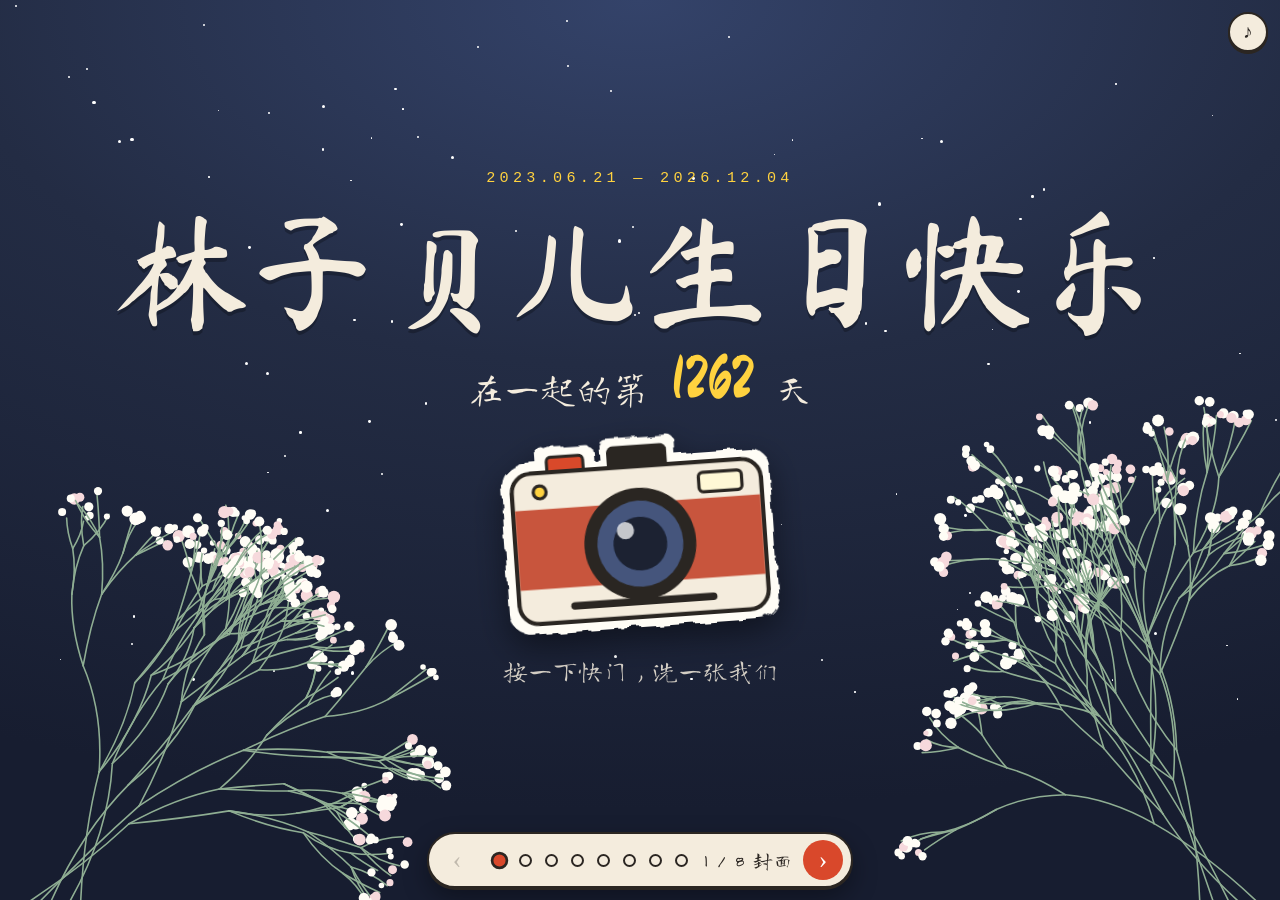
<file: index.html>
<!DOCTYPE html>
<html lang="zh-CN">
<head>
<meta charset="utf-8">
<meta name="viewport" content="width=device-width, initial-scale=1, viewport-fit=cover">
<meta name="theme-color" content="#232c44">
<title>纪念日</title>
<link rel="stylesheet" href="css/font-ma-shan-zheng.css">
<link rel="stylesheet" href="css/font-long-cang.css">
<link rel="stylesheet" href="css/style.css">
<link rel="stylesheet" href="css/pages.css">
<link rel="stylesheet" href="css/extra.css">
</head>
<body>

<svg class="defs" width="0" height="0" aria-hidden="true" focusable="false">
  <defs>
    <!-- 手撕贴纸：白边 + 毛糙的撕口 -->
    <filter id="sticker" x="-20%" y="-20%" width="140%" height="140%">
      <feMorphology in="SourceAlpha" operator="dilate" radius="7" result="fat"/>
      <feTurbulence type="fractalNoise" baseFrequency="0.045" numOctaves="3" seed="4" result="noise"/>
      <feDisplacementMap in="fat" in2="noise" scale="9" result="torn"/>
      <feFlood flood-color="#fffdf6"/>
      <feComposite in2="torn" operator="in" result="edge"/>
      <feMerge><feMergeNode in="edge"/><feMergeNode in="SourceGraphic"/></feMerge>
    </filter>
    <pattern id="sleeveStripe" width="16" height="16" patternUnits="userSpaceOnUse">
      <rect width="16" height="16" fill="#f4ecdd"/><rect width="16" height="8" fill="#2f3f66"/>
    </pattern>
    <pattern id="sleeveCheck" width="14" height="14" patternUnits="userSpaceOnUse">
      <rect width="14" height="14" fill="#fff6f4"/><rect width="7" height="14" fill="#f3b9bd" opacity=".7"/><rect width="14" height="7" fill="#f3b9bd" opacity=".7"/>
    </pattern>
  </defs>
</svg>

<main id="book">

  <!-- 1 封面：满天星 + 相机 -->
  <section class="page page-cover is-active" id="p-cover" data-title="封面" aria-labelledby="h-cover">
    <div class="stars" id="stars" aria-hidden="true"></div>
    <svg class="gyp gyp-left" id="gypLeft" viewBox="0 0 400 400" aria-hidden="true"></svg>
    <svg class="gyp gyp-right" id="gypRight" viewBox="0 0 400 400" aria-hidden="true"></svg>
    <div class="shots" id="shots" aria-live="polite"></div>
    <div class="cover-body">
      <p class="kicker" id="kicker"></p>
      <h1 id="h-cover"></h1>
      <p class="days">在一起的第 <b id="days">365</b> 天</p>
      <button type="button" class="camera" id="camera" aria-label="按下快门，洗出一张我们的照片">
        <svg viewBox="0 0 260 190" aria-hidden="true">
          <g filter="url(#sticker)">
            <rect x="48" y="14" width="34" height="18" rx="4" fill="#d9482b" stroke="#2b2622" stroke-width="3"/>
            <rect x="104" y="8" width="56" height="26" rx="6" fill="#2b2622"/>
            <rect x="14" y="28" width="232" height="140" rx="18" fill="#f4ecdd" stroke="#2b2622" stroke-width="4"/>
            <rect x="16" y="62" width="228" height="74" fill="#c8553d"/>
            <rect x="188" y="38" width="40" height="18" rx="4" fill="#fff8d6" stroke="#2b2622" stroke-width="3" class="camera-flash"/>
            <circle cx="40" cy="46" r="6" fill="#ffd23f" stroke="#2b2622" stroke-width="3"/>
            <circle cx="130" cy="100" r="52" fill="#2b2622"/>
            <circle cx="130" cy="100" r="40" fill="#44557c"/>
            <circle cx="130" cy="100" r="25" fill="#1b2233"/>
            <circle cx="117" cy="87" r="8" fill="#fff" opacity=".75"/>
            <rect x="62" y="150" width="136" height="7" rx="3.5" fill="#2b2622"/>
          </g>
        </svg>
      </button>
      <p class="hint" id="cameraHint">按一下快门，洗一张我们</p>
    </div>
  </section>

  <!-- 2 胶卷 -->
  <section class="page page-film" id="p-film" data-title="胶卷" aria-labelledby="h-film">
    <header class="page-head">
      <h2 id="h-film">这一年，拍下的你和我</h2>
      <p class="sub">左右拖动胶卷，点一格放大</p>
    </header>
    <div class="strip strip-a" id="stripA" tabindex="0" aria-label="胶卷第一条"></div>
    <div class="strip strip-b" id="stripB" tabindex="0" aria-label="胶卷第二条"></div>
  </section>


  <!-- 异地恋地图：我们是怎么从两个城市走到一个家的 -->
  <section class="page page-route" id="p-route" data-title="路线图" aria-labelledby="h-route">
    <header class="page-head">
      <h2 id="h-route">从两个城市，到一个家</h2>
      <p class="sub">点一站，看看当时的我们</p>
    </header>
    <div class="route-map" id="routeMap"></div>
    <article class="route-card" id="routeCard" role="status" aria-live="polite">
      <p class="route-year" id="routeYear"></p>
      <h3 id="routeTitle"></h3>
      <p id="routeText"></p>
    </article>
  </section>  <!-- 大富翁：我们这一路 -->
  <section class="page page-board" id="p-board" data-title="大富翁" aria-labelledby="h-board">
    <header class="page-head">
      <h2 id="h-board">我们这一路</h2>
      <p class="sub">掷骰子往前走，每一站都是我们的事</p>
    </header>
    <div class="iso-stage"><div class="iso-board" id="isoBoard" aria-hidden="true"></div></div>
    <div class="board-hud">
      <span class="dice" id="dice" aria-hidden="true"></span>
      <button type="button" class="btn-roll" id="rollBtn">掷骰子</button>
      <p class="board-say" id="boardSay" role="status"></p>
    </div>
    <ul class="bag" id="bag" aria-label="捡到的奖励"></ul>
    <div class="event-card" id="eventCard" hidden role="dialog" aria-labelledby="eventTitle">
      <div class="event-icon" id="eventIcon" aria-hidden="true"></div>
      <p class="event-tag" id="eventTag"></p>
      <h3 class="event-title" id="eventTitle"></h3>
      <p class="event-text" id="eventText"></p>
      <button type="button" class="btn-paper" id="eventOk">继续往前走</button>
    </div>
  </section>

  <!-- 小餐桌 -->
  <section class="page page-table" id="p-table" data-title="小餐桌" aria-labelledby="h-table">
    <header class="page-head">
      <h2 id="h-table">今晚吃什么，你说了算</h2>
      <p class="sub">把不爱吃的点掉，留下最爱的</p>
    </header>
    <div class="table" id="table">
      <div class="table-center">
        <p class="table-count" id="tableCount"></p>
      </div>
    </div>
    <p class="say" id="tableSay" role="status"></p>
  </section>

  <!-- 4 两只手 / 演唱会 -->
  <section class="page page-hands" id="p-hands" data-title="门票" aria-labelledby="h-hands">
    <div class="stage-fx" aria-hidden="true">
      <i class="beam beam-1"></i><i class="beam beam-2"></i><i class="beam beam-3"></i><i class="beam beam-4"></i>
      <div class="notes" id="notes"></div>
      <div class="sticks" id="sticks"></div>
    </div>
    <header class="page-head">
      <h2 id="h-hands"><span class="solo-text">以前的演唱会，一张票，一个人。</span><span class="duo-text">以后的演唱会，要多一张门票。</span></h2>
      <p class="sub"><span class="solo-text">点一下那只手</span><span class="duo-text">连座。散场一起走。</span></p>
    </header>
    <button type="button" class="hands" id="hands" aria-label="点一下，多一只手，多一张门票" aria-pressed="false">
      <span class="hand hand-1" id="hand1"></span>
      <span class="hand hand-2" id="hand2"></span>
      <span class="ticket-count" aria-hidden="true">门票 ×<b id="ticketCount">1</b></span>
    </button>
  </section>

  <!-- 5 小游戏 -->
  <section class="page page-game" id="p-game" data-title="2P 加入" aria-labelledby="h-game">
    <header class="page-head">
      <h2 id="h-game">本来，这个游戏只有一个玩家</h2>
      <p class="sub">← → 移动，空格 跳，一直往右走</p>
    </header>
    <div class="console">
      <div class="hud" aria-hidden="true">
        <span class="hud-p hud-p1">1P</span>
        <span class="hud-p hud-p2" id="hudP2">2P</span>
        <span class="hud-hearts">♥ <b id="hudHearts">0</b></span>
      </div>
      <canvas id="gameCanvas" width="400" height="224" aria-label="横版跳跃小游戏画面"></canvas>
      <p class="game-banner" id="gameBanner" role="status"></p>
      <div class="game-overlay" id="gameOverlay">
        <p class="game-overlay-title" id="gameOverlayTitle">PLAYER 1</p>
        <button type="button" class="btn-pixel" id="gameStart">PRESS START</button>
      </div>
    </div>
    <div class="pad">
      <div class="pad-move">
        <button type="button" class="pad-btn" id="padLeft" aria-label="向左">◀</button>
        <button type="button" class="pad-btn" id="padRight" aria-label="向右">▶</button>
      </div>
      <button type="button" class="pad-btn pad-jump" id="padJump" aria-label="跳">跳</button>
    </div>
  </section>

  <!-- 唱片机：换一张唱片（文字由 js/vinyl.js 按 config.music 填入） -->
  <section class="page page-vinyl" id="p-vinyl" data-title="唱片机" aria-labelledby="h-vinyl">
    <button type="button" class="deck" id="deck">
      <span class="platter">
        <span class="record record-first" id="recordFirst"></span>
        <span class="record record-second" id="recordSecond"></span>
      </span>
      <span class="tonearm"></span>
      <span class="deck-knob"></span>
    </button>
    <div class="vinyl-text">
      <h2 id="h-vinyl"><span class="before" id="vinylBefore"></span><span class="after" id="vinylAfter"></span></h2>
      <span class="count" aria-hidden="true"><span><b id="countFirst"></b><b id="countSecond"></b></span></span>
      <p class="now-playing"><span class="before" id="playingBefore"></span><span class="after" id="playingAfter"></span></p>
    </div>
  </section>


  <!-- 记忆小考：不用答对，答着答着就笑了 -->
  <section class="page page-quiz" id="p-quiz" data-title="小考" aria-labelledby="h-quiz">
    <header class="page-head">
      <h2 id="h-quiz">关于我们的小考</h2>
      <p class="sub" id="quizSub">答案我都知道，你随便猜</p>
    </header>
    <article class="quiz-card" id="quizCard">
      <p class="quiz-no" id="quizNo"></p>
      <h3 id="quizQuestion"></h3>
      <div class="quiz-options" id="quizOptions" role="group" aria-labelledby="quizQuestion"></div>
      <p class="quiz-say" id="quizSay" role="status"></p>
      <div class="quiz-foot">
        <span id="quizScore"></span>
        <button type="button" class="btn-paper" id="quizRestart">重新考一遍</button>
      </div>
    </article>
  </section>
  <!-- 心动纸条罐 -->
  <section class="page page-notes" id="p-notes" data-title="纸条罐" aria-labelledby="h-notes">
    <header class="page-head">
      <h2 id="h-notes">心动纸条罐</h2>
      <p class="sub">不着急，一张一张抽</p>
    </header>
    <div class="note-jar" id="noteJar" aria-hidden="true"></div>
    <article class="note-card" id="noteCard" role="status" aria-live="polite">
      <p class="note-tag" id="noteTag"></p>
      <p id="noteText">点下面的按钮，先抽一张。</p>
    </article>
    <button type="button" class="btn-paper" id="noteDraw">再抽一张</button>
  </section>

  <!-- 未来愿望清单 -->
  <section class="page page-wishes" id="p-wishes" data-title="愿望清单" aria-labelledby="h-wishes">
    <header class="page-head">
      <h2 id="h-wishes">我们的愿望清单</h2>
      <p class="sub">点一格就代表完成了</p>
    </header>
    <div class="wish-progress" aria-hidden="true"><i id="wishBar"></i></div>
    <ul class="wish-list" id="wishList"></ul>
    <p class="wish-say" id="wishSay" role="status">每完成一件，我们的故事就厚一页。</p>
  </section>  <!-- 结尾：演出 × 游戏 = 合照 -->
  <section class="page page-finale" id="p-finale" data-title="合照" aria-labelledby="h-finale">
    <div class="finale-wrap">
      <figure class="finale-photo">
        <canvas id="mosaic" width="640" height="480" aria-hidden="true"></canvas>
        <img id="finalePhoto" alt="我们的合照" width="640" height="480">
        <figcaption><span class="tag tag-game">▦ 游戏的像素</span><span class="tag tag-live">● 演出的灯</span></figcaption>
      </figure>
      <div class="letter">
        <h2 id="h-finale">拼起来，是我们</h2>
        <div id="letterBody"></div>
        <p class="letter-sign" id="letterSign"></p>
        <button type="button" class="btn-paper" id="finaleReplay">再拼一次</button>
      </div>
    </div>
  </section>
</main>

<div class="lightbox" id="lightbox" hidden role="dialog" aria-modal="true" aria-label="放大的照片">
  <button type="button" class="lb-nav lb-prev" id="lbPrev" aria-label="上一张">‹</button>
  <figure class="polaroid polaroid-big">
    <img id="lbImg" alt="">
    <figcaption id="lbCap"></figcaption>
  </figure>
  <button type="button" class="lb-nav lb-next" id="lbNext" aria-label="下一张">›</button>
  <button type="button" class="lb-close" id="lbClose" aria-label="关闭">×</button>
</div>

<div class="flash" id="flash" aria-hidden="true"></div>
<button type="button" class="mute" id="mute" aria-pressed="false" aria-label="音乐和音效开关">♪</button>

<nav class="pager" aria-label="翻页">
  <button type="button" class="pager-arrow" id="prev" aria-label="上一页">‹</button>
  <ol class="pager-dots" id="dots"></ol>
  <span class="pager-title" id="pagerTitle" aria-live="polite"></span>
  <button type="button" class="pager-arrow pager-next" id="next" aria-label="下一页">›</button>
</nav>

<script src="js/config.js"></script>
<script src="js/mosaic-data.js"></script>
<script src="js/logic.js"></script>
<script src="js/game-core.js"></script>
<script src="js/board-core.js"></script>
<script src="js/app.js"></script>
<script src="js/scenes.js"></script>
<script src="js/game.js"></script>
<script src="js/board.js"></script>
<script src="js/route.js"></script>
<script src="js/quiz.js"></script>
<script src="js/notes.js"></script>
<script src="js/wishes.js"></script>
<script src="js/vinyl.js"></script>
<script src="js/finale.js"></script>
</body>
</html>
</file>
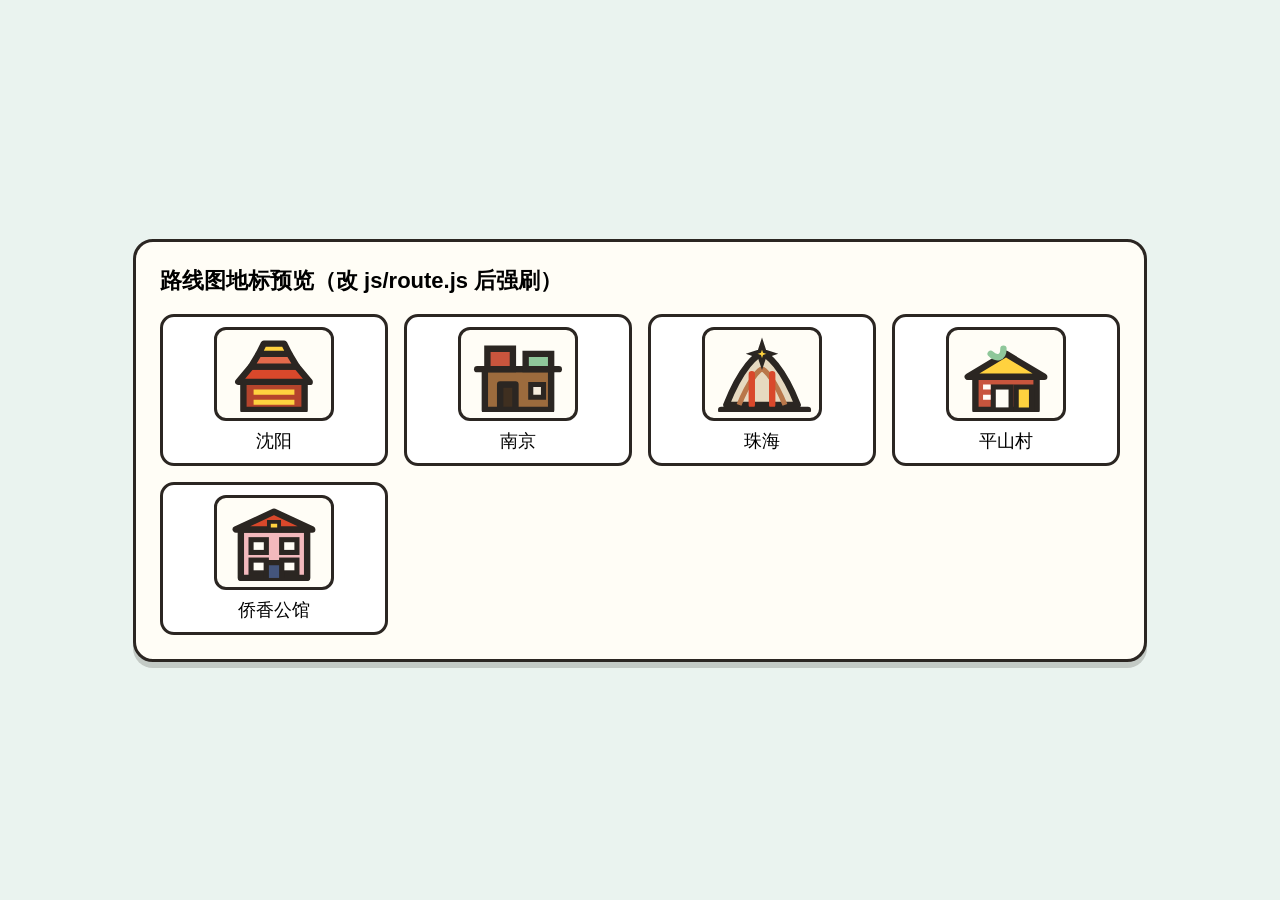
<file: preview-icons.html>
<!DOCTYPE html>
<html lang="zh-CN">
<head>
<meta charset="utf-8">
<meta name="viewport" content="width=device-width, initial-scale=1">
<title>路线图地标预览</title>
<style>
  body { margin: 0; min-height: 100vh; display: grid; place-items: center; background: #eaf3ef; font-family: "Microsoft YaHei", sans-serif; }
  main { width: min(92vw, 960px); padding: 24px; background: #fffdf6; border: 3px solid #2b2622; border-radius: 20px; box-shadow: 0 6px 0 rgba(43,38,34,.2); }
  h1 { margin: 0 0 18px; font-size: 22px; }
  .grid { display: grid; grid-template-columns: repeat(auto-fit, minmax(180px, 1fr)); gap: 16px; }
  figure { margin: 0; padding: 10px; text-align: center; border: 3px solid #2b2622; border-radius: 14px; background: #fff; }
  button { width: 120px; margin: 0 auto; padding: 6px; border: 3px solid #2b2622; border-radius: 12px; background: #fffdf6; cursor: default; }
  svg { display: block; width: 100%; height: auto; }
  figcaption { margin-top: 8px; font-size: 18px; }
</style>
</head>
<body>
<main>
  <h1>路线图地标预览（改 js/route.js 后强刷）</h1>
  <div class="grid" id="grid"></div>
</main>
<script>window.ANNIV_CONFIG={route:[]};</script>
<script src="js/route.js"></script>
<script>
  (function () {
    var grid = document.getElementById('grid');
    Object.keys(window.ANNIV_ROUTE_ICONS).forEach(function (city) {
      var fig = document.createElement('figure');
      fig.innerHTML = '<button><svg viewBox="0 0 40 30" aria-hidden="true">' + window.ANNIV_ROUTE_ICONS[city] + '</svg></button><figcaption></figcaption>';
      fig.querySelector('figcaption').textContent = city;
      grid.appendChild(fig);
    });
  })();
</script>
</body>
</html>
</file>
<file: css/font-ma-shan-zheng.css>
/* ma-shan-zheng-[5]-400-normal */
@font-face {
  font-family: 'Ma Shan Zheng';
  font-style: normal;
  font-display: swap;
  font-weight: 400;
  src: url(../fonts/ma-shan-zheng/ma-shan-zheng-5-400-normal.woff2) format('woff2');
  unicode-range: U+fee3,U+fef3,U+ff03-ff04,U+ff07,U+ff0a,U+ff17-ff19,U+ff1c-ff1d,U+ff20-ff3a,U+ff3c,U+ff3e-ff5b,U+ff5d,U+ff61-ff65,U+ff67-ff6a,U+ff6c,U+ff6f-ff78,U+ff7a-ff7d,U+ff80-ff84,U+ff86,U+ff89-ff8e,U+ff92,U+ff97-ff9b,U+ff9d-ff9f,U+ffe0-ffe4,U+ffe6,U+ffe9,U+ffeb,U+ffed,U+fffc,U+1f004,U+1f170-1f171,U+1f192-1f195,U+1f198-1f19a,U+1f1e6-1f1e8;
}

/* ma-shan-zheng-[6]-400-normal */
@font-face {
  font-family: 'Ma Shan Zheng';
  font-style: normal;
  font-display: swap;
  font-weight: 400;
  src: url(../fonts/ma-shan-zheng/ma-shan-zheng-6-400-normal.woff2) format('woff2');
  unicode-range: U+f0a7,U+f0b2,U+f0b7,U+f0c9,U+f0d8,U+f0da,U+f0dc-f0dd,U+f0e0,U+f0e6,U+f0eb,U+f0fc,U+f101,U+f104-f105,U+f107,U+f10b,U+f11b,U+f14b,U+f18a,U+f193,U+f1d6-f1d7,U+f244,U+f27a,U+f296,U+f2ae,U+f471,U+f4b3,U+f610-f611,U+f880-f881,U+f8ec,U+f8f5,U+f8ff,U+f901,U+f90a,U+f92c-f92d,U+f934,U+f937,U+f941,U+f965,U+f967,U+f969,U+f96b,U+f96f,U+f974,U+f978-f979,U+f97e,U+f981,U+f98a,U+f98e,U+f997,U+f99c,U+f9b2,U+f9b5,U+f9ba,U+f9be,U+f9ca,U+f9d0-f9d1,U+f9dd,U+f9e0-f9e1,U+f9e4,U+f9f7,U+fa00-fa01,U+fa08,U+fa0a,U+fa11,U+fb01-fb02,U+fdfc,U+fe0e,U+fe30-fe31,U+fe33-fe44,U+fe49-fe52,U+fe54-fe57,U+fe59-fe66,U+fe68-fe6b,U+fe8e,U+fe92-fe93,U+feae,U+feb8,U+fecb-fecc,U+fee0;
}

/* ma-shan-zheng-[21]-400-normal */
@font-face {
  font-family: 'Ma Shan Zheng';
  font-style: normal;
  font-display: swap;
  font-weight: 400;
  src: url(../fonts/ma-shan-zheng/ma-shan-zheng-21-400-normal.woff2) format('woff2');
  unicode-range: U+9f83,U+9f85-9f8d,U+9f90-9f91,U+9f94-9f96,U+9f98,U+9f9b-9f9c,U+9f9e,U+9fa0,U+9fa2,U+9ff0-9fff,U+a001,U+a007,U+a025,U+a046-a047,U+a057,U+a072,U+a078-a079,U+a083,U+a085,U+a100,U+a118,U+a132,U+a134,U+a1f4,U+a242,U+a4a6,U+a4aa,U+a4b0-a4b1,U+a4b3,U+a9c1-a9c2,U+ac00-ac01,U+ac04,U+ac08,U+ac10-ac11,U+ac13-ac16,U+ac19,U+ac1c-ac1d,U+ac24,U+ac70-ac71,U+ac74,U+ac77-ac78,U+ac80-ac81,U+ac83,U+ac8c,U+ac90,U+ac9f-aca0,U+aca8-aca9,U+acac,U+acb0,U+acbd,U+acc1,U+acc4,U+ace0-ace1,U+ace4,U+ace8,U+acf3,U+acf5,U+acfc-acfd,U+ad00,U+ad0c,U+ad11,U+ad1c,U+ad34,U+ad50,U+ad64,U+ad6c,U+ad70,U+ad74,U+ad7f,U+ad81,U+ad8c,U+adc0,U+adc8,U+addc,U+ade0,U+adf8-adf9,U+adfc,U+ae00,U+ae08-ae09,U+ae0b,U+ae30,U+ae34,U+ae38,U+ae40,U+ae4a,U+ae4c,U+ae54,U+ae68,U+aebc,U+aed8,U+af2c-af2d;
}

/* ma-shan-zheng-[22]-400-normal */
@font-face {
  font-family: 'Ma Shan Zheng';
  font-style: normal;
  font-display: swap;
  font-weight: 400;
  src: url(../fonts/ma-shan-zheng/ma-shan-zheng-22-400-normal.woff2) format('woff2');
  unicode-range: U+9e30-9e33,U+9e35-9e3b,U+9e3e,U+9e40-9e44,U+9e46-9e4e,U+9e51,U+9e53,U+9e55-9e58,U+9e5a-9e5c,U+9e5e-9e63,U+9e66-9e6e,U+9e71,U+9e73,U+9e75,U+9e78-9e79,U+9e7c-9e7e,U+9e82,U+9e86-9e88,U+9e8b-9e8c,U+9e90-9e91,U+9e93,U+9e95,U+9e97,U+9e9d,U+9ea4-9ea5,U+9ea9-9eaa,U+9eb4-9eb5,U+9eb8-9eba,U+9ebc-9ebf,U+9ec3,U+9ec9,U+9ecd,U+9ed0,U+9ed2-9ed3,U+9ed5-9ed6,U+9ed9,U+9edc-9edd,U+9edf-9ee0,U+9ee2,U+9ee5,U+9ee7-9eea,U+9eef,U+9ef1,U+9ef3-9ef4,U+9ef6,U+9ef9,U+9efb-9efc,U+9efe,U+9f0b,U+9f0d,U+9f10,U+9f14,U+9f17,U+9f19,U+9f22,U+9f29,U+9f2c,U+9f2f,U+9f31,U+9f37,U+9f39,U+9f3d-9f3e,U+9f41,U+9f4a-9f4b,U+9f51-9f52,U+9f61-9f63,U+9f66-9f67,U+9f80-9f81;
}

/* ma-shan-zheng-[23]-400-normal */
@font-face {
  font-family: 'Ma Shan Zheng';
  font-style: normal;
  font-display: swap;
  font-weight: 400;
  src: url(../fonts/ma-shan-zheng/ma-shan-zheng-23-400-normal.woff2) format('woff2');
  unicode-range: U+9c82-9c83,U+9c85-9c8c,U+9c8e-9c92,U+9c94-9c9b,U+9c9e-9ca3,U+9ca5-9ca7,U+9ca9,U+9cab,U+9cad-9cae,U+9cb1-9cb7,U+9cb9-9cbd,U+9cbf-9cc0,U+9cc3,U+9cc5-9cc7,U+9cc9-9cd1,U+9cd3-9cda,U+9cdc-9cdd,U+9cdf,U+9ce1-9ce3,U+9ce5,U+9ce9,U+9cee-9cef,U+9cf3-9cf4,U+9cf6,U+9cfc-9cfd,U+9d02,U+9d08-9d09,U+9d12,U+9d1b,U+9d1e,U+9d26,U+9d28,U+9d37,U+9d3b,U+9d3f,U+9d51,U+9d59,U+9d5c-9d5d,U+9d5f-9d61,U+9d6c,U+9d70,U+9d72,U+9d7a,U+9d7e,U+9d84,U+9d89,U+9d8f,U+9d92,U+9daf,U+9db4,U+9db8,U+9dbc,U+9dc4,U+9dc7,U+9dc9,U+9dd7,U+9ddf,U+9df2,U+9df9-9dfa,U+9e0a,U+9e11,U+9e1a,U+9e1e,U+9e20,U+9e22,U+9e28-9e2c,U+9e2e-9e2f;
}

/* ma-shan-zheng-[24]-400-normal */
@font-face {
  font-family: 'Ma Shan Zheng';
  font-style: normal;
  font-display: swap;
  font-weight: 400;
  src: url(../fonts/ma-shan-zheng/ma-shan-zheng-24-400-normal.woff2) format('woff2');
  unicode-range: U+9a80,U+9a83,U+9a85,U+9a88-9a8a,U+9a8d-9a8e,U+9a90,U+9a92-9a93,U+9a95-9a96,U+9a98-9a99,U+9a9b-9aa2,U+9aa5,U+9aa7,U+9aaf-9ab1,U+9ab5-9ab6,U+9ab9-9aba,U+9ac0-9ac4,U+9ac8,U+9acb-9acc,U+9ace-9acf,U+9ad1-9ad2,U+9ad9,U+9adf,U+9ae1,U+9ae3,U+9aea-9aeb,U+9aed-9aef,U+9af4,U+9af9,U+9afb,U+9b03-9b04,U+9b06,U+9b08,U+9b0d,U+9b0f-9b10,U+9b13,U+9b18,U+9b1a,U+9b1f,U+9b22-9b23,U+9b25,U+9b27-9b28,U+9b2a,U+9b2f,U+9b31-9b32,U+9b3b,U+9b43,U+9b46-9b49,U+9b4d-9b4e,U+9b51,U+9b56,U+9b58,U+9b5a,U+9b5c,U+9b5f,U+9b61-9b62,U+9b6f,U+9b77,U+9b80,U+9b88,U+9b8b,U+9b8e,U+9b91,U+9b9f-9ba0,U+9ba8,U+9baa-9bab,U+9bad-9bae,U+9bb0-9bb1,U+9bb8,U+9bc9-9bca,U+9bd3,U+9bd6,U+9bdb,U+9be8,U+9bf0-9bf1,U+9c02,U+9c10,U+9c15,U+9c24,U+9c2d,U+9c32,U+9c39,U+9c3b,U+9c40,U+9c47-9c49,U+9c53,U+9c57,U+9c64,U+9c72,U+9c77-9c78,U+9c7b,U+9c7f-9c80;
}

/* ma-shan-zheng-[25]-400-normal */
@font-face {
  font-family: 'Ma Shan Zheng';
  font-style: normal;
  font-display: swap;
  font-weight: 400;
  src: url(../fonts/ma-shan-zheng/ma-shan-zheng-25-400-normal.woff2) format('woff2');
  unicode-range: U+98dd,U+98e1-98e2,U+98e7-98ea,U+98ec,U+98ee-98ef,U+98f2,U+98f4,U+98fc-98fe,U+9903,U+9905,U+9908,U+990a,U+990c-990d,U+9913-9914,U+9918,U+991a-991b,U+991e,U+9921,U+9928,U+992c,U+992e,U+9935,U+9938-9939,U+993d-993e,U+9945,U+994b-994c,U+9951-9952,U+9954-9955,U+9957,U+995e,U+9963,U+9966-9969,U+996b-996c,U+996f,U+9974-9975,U+9977-9979,U+997d-997e,U+9980-9981,U+9983-9984,U+9987,U+998a-998b,U+998d-9991,U+9993-9995,U+9997-9998,U+99a5,U+99ab,U+99ad-99ae,U+99b1,U+99b3-99b4,U+99bc,U+99bf,U+99c1,U+99c3-99c6,U+99cc,U+99d0,U+99d2,U+99d5,U+99db,U+99dd,U+99e1,U+99ed,U+99f1,U+99ff,U+9a01,U+9a03-9a04,U+9a0e-9a0f,U+9a11-9a13,U+9a19,U+9a1b,U+9a28,U+9a2b,U+9a30,U+9a32,U+9a37,U+9a40,U+9a45,U+9a4a,U+9a4d-9a4e,U+9a52,U+9a55,U+9a57,U+9a5a-9a5b,U+9a5f,U+9a62,U+9a65,U+9a69,U+9a6b,U+9a6e,U+9a75,U+9a77-9a7a,U+9a7d;
}

/* ma-shan-zheng-[26]-400-normal */
@font-face {
  font-family: 'Ma Shan Zheng';
  font-style: normal;
  font-display: swap;
  font-weight: 400;
  src: url(../fonts/ma-shan-zheng/ma-shan-zheng-26-400-normal.woff2) format('woff2');
  unicode-range: U+975b-975c,U+9763,U+9765-9766,U+976c-976d,U+9773,U+9776,U+977a,U+977c,U+9784-9785,U+978e-978f,U+9791-9792,U+9794-9795,U+9798,U+979a,U+979e,U+97a3,U+97a5-97a6,U+97a8,U+97ab-97ac,U+97ae-97af,U+97b2,U+97b4,U+97c6,U+97cb-97cc,U+97d3,U+97d8,U+97dc,U+97e1,U+97ea-97eb,U+97ee,U+97fb,U+97fe-97ff,U+9801-9803,U+9805-9806,U+9808,U+980c,U+9810-9814,U+9817-9818,U+981e,U+9820-9821,U+9824,U+9828,U+982b-982d,U+9830,U+9834,U+9838-9839,U+983c,U+9846,U+984d-984f,U+9851-9852,U+9854-9855,U+9857-9858,U+985a-985b,U+9862-9863,U+9865,U+9867,U+986b,U+986f-9871,U+9877-9878,U+987c,U+9880,U+9883,U+9885,U+9889,U+988b-988f,U+9893-9895,U+9899-989b,U+989e-989f,U+98a1-98a2,U+98a5-98a7,U+98a9,U+98af,U+98b1,U+98b6,U+98ba,U+98be,U+98c3-98c4,U+98c6-98c8,U+98cf-98d6,U+98da-98db;
}

/* ma-shan-zheng-[27]-400-normal */
@font-face {
  font-family: 'Ma Shan Zheng';
  font-style: normal;
  font-display: swap;
  font-weight: 400;
  src: url(../fonts/ma-shan-zheng/ma-shan-zheng-27-400-normal.woff2) format('woff2');
  unicode-range: U+95c4-95ca,U+95cc-95cd,U+95d4-95d6,U+95d8,U+95e1-95e2,U+95e9,U+95f0-95f1,U+95f3,U+95f6,U+95fc,U+95fe-95ff,U+9602-9604,U+9606-960d,U+960f,U+9611-9613,U+9615-9617,U+9619-961b,U+961d,U+9621,U+9628,U+962f,U+963c-963e,U+9641-9642,U+9649,U+9654,U+965b-965f,U+9661,U+9663,U+9665,U+9667-9668,U+966c,U+9670,U+9672-9674,U+9678,U+967a,U+967d,U+9682,U+9685,U+9688,U+968a,U+968d-968e,U+9695,U+9697-9698,U+969e,U+96a0,U+96a3-96a4,U+96a8,U+96aa,U+96b0-96b1,U+96b3-96b4,U+96b7-96b9,U+96bb-96bd,U+96c9,U+96cb,U+96ce,U+96d1-96d2,U+96d6,U+96d9,U+96db-96dc,U+96de,U+96e0,U+96e3,U+96e9,U+96eb,U+96f0-96f2,U+96f9,U+96ff,U+9701-9702,U+9705,U+9708,U+970a,U+970e-970f,U+9711,U+9719,U+9727,U+972a,U+972d,U+9730,U+973d,U+9742,U+9744,U+9748-9749,U+9750-9751,U+975a;
}

/* ma-shan-zheng-[28]-400-normal */
@font-face {
  font-family: 'Ma Shan Zheng';
  font-style: normal;
  font-display: swap;
  font-weight: 400;
  src: url(../fonts/ma-shan-zheng/ma-shan-zheng-28-400-normal.woff2) format('woff2');
  unicode-range: U+94f5,U+94f7,U+94f9,U+94fb-94fd,U+94ff,U+9503-9504,U+9506-9507,U+9509-950a,U+950d-950f,U+9511-9518,U+951a-9520,U+9522,U+9528-952d,U+9530-953a,U+953c-953f,U+9543-9546,U+9548-9550,U+9552-9555,U+9557-955b,U+955d-9568,U+956a-956d,U+9570-9574,U+9583,U+9586,U+9589,U+958e-958f,U+9591-9592,U+9594,U+9598-9599,U+959e-95a0,U+95a2-95a6,U+95a8-95b2,U+95b4,U+95b8-95c3;
}

/* ma-shan-zheng-[29]-400-normal */
@font-face {
  font-family: 'Ma Shan Zheng';
  font-style: normal;
  font-display: swap;
  font-weight: 400;
  src: url(../fonts/ma-shan-zheng/ma-shan-zheng-29-400-normal.woff2) format('woff2');
  unicode-range: U+941c-942b,U+942d-942e,U+9432-9433,U+9435,U+9438,U+943a,U+943e,U+9444,U+944a,U+9451-9452,U+945a,U+9462-9463,U+9465,U+9470-9487,U+948a-9492,U+9494-9498,U+949a,U+949c-949d,U+94a1,U+94a3-94a4,U+94a8,U+94aa-94ad,U+94af,U+94b2,U+94b4-94ba,U+94bc-94c0,U+94c4,U+94c6-94db,U+94de-94ec,U+94ee-94f1,U+94f3;
}

/* ma-shan-zheng-[30]-400-normal */
@font-face {
  font-family: 'Ma Shan Zheng';
  font-style: normal;
  font-display: swap;
  font-weight: 400;
  src: url(../fonts/ma-shan-zheng/ma-shan-zheng-30-400-normal.woff2) format('woff2');
  unicode-range: U+92ec-92ed,U+92f0,U+92f3,U+92f8,U+92fc,U+9304,U+9306,U+9310,U+9312,U+9315,U+9318,U+931a,U+931e,U+9320-9322,U+9324,U+9326-9329,U+932b-932c,U+932f,U+9331-9332,U+9335-9336,U+933e,U+9340-9341,U+934a-9360,U+9362-9363,U+9365-936b,U+936e,U+9375,U+937e,U+9382,U+938a,U+938c,U+938f,U+9393-9394,U+9396-9397,U+939a,U+93a2,U+93a7,U+93ac-93cd,U+93d0-93d1,U+93d6-93d8,U+93de-93df,U+93e1-93e2,U+93e4,U+93f8,U+93fb,U+93fd,U+940e-941a;
}

/* ma-shan-zheng-[31]-400-normal */
@font-face {
  font-family: 'Ma Shan Zheng';
  font-style: normal;
  font-display: swap;
  font-weight: 400;
  src: url(../fonts/ma-shan-zheng/ma-shan-zheng-31-400-normal.woff2) format('woff2');
  unicode-range: U+9163-9164,U+9169,U+9170,U+9172,U+9174,U+9179-917a,U+917d-917e,U+9182-9183,U+9185,U+918c-918d,U+9190-9191,U+919a,U+919c,U+91a1-91a4,U+91a8,U+91aa-91af,U+91b4-91b5,U+91b8,U+91ba,U+91be,U+91c0-91c1,U+91c6,U+91c8,U+91cb,U+91d0,U+91d2,U+91d7-91d8,U+91dd,U+91e3,U+91e6-91e7,U+91ed,U+91f0,U+91f5,U+91f9,U+9200,U+9205,U+9207-920a,U+920d-920e,U+9210,U+9214-9215,U+921c,U+921e,U+9221,U+9223-9227,U+9229-922a,U+922d,U+9234-9235,U+9237,U+9239-923a,U+923c-9240,U+9244-9246,U+9249,U+924e-924f,U+9251,U+9253,U+9257,U+925b,U+925e,U+9262,U+9264-9266,U+9268,U+926c,U+926f,U+9271,U+927b,U+927e,U+9280,U+9283,U+9285-928a,U+928e,U+9291,U+9293,U+9296,U+9298,U+929c-929d,U+92a8,U+92ab-92ae,U+92b3,U+92b6-92b7,U+92b9,U+92c1,U+92c5-92c6,U+92c8,U+92cc,U+92d0,U+92d2,U+92e4,U+92ea;
}

/* ma-shan-zheng-[32]-400-normal */
@font-face {
  font-family: 'Ma Shan Zheng';
  font-style: normal;
  font-display: swap;
  font-weight: 400;
  src: url(../fonts/ma-shan-zheng/ma-shan-zheng-32-400-normal.woff2) format('woff2');
  unicode-range: U+9004,U+900b,U+9011,U+9015-9016,U+901e,U+9021,U+9026,U+902d,U+902f,U+9031,U+9035-9036,U+9039-903a,U+9041,U+9044-9046,U+904a,U+904f-9052,U+9054-9055,U+9058-9059,U+905b-905e,U+9060-9062,U+9068-9069,U+906f,U+9072,U+9074,U+9076-907a,U+907c-907d,U+9081,U+9083,U+9085,U+9087-908b,U+908f,U+9095,U+9097,U+9099-909b,U+909d,U+90a0-90a1,U+90a8-90a9,U+90ac,U+90b0,U+90b2-90b4,U+90b6,U+90b8,U+90ba,U+90bd-90be,U+90c3-90c5,U+90c7-90c8,U+90cf-90d0,U+90d3,U+90d5,U+90d7,U+90da-90dc,U+90de,U+90e2,U+90e4,U+90e6-90e7,U+90ea-90eb,U+90ef,U+90f4-90f5,U+90f7,U+90fe-9100,U+9104,U+9109,U+910c,U+9112,U+9114-9115,U+9118,U+911c,U+911e,U+9120,U+9122-9123,U+9127,U+912d,U+912f-9132,U+9139-913a,U+9143,U+9146,U+9149-914a,U+914c,U+914e-9150,U+9154,U+9157,U+915a,U+915d-915e,U+9161-9162;
}

/* ma-shan-zheng-[33]-400-normal */
@font-face {
  font-family: 'Ma Shan Zheng';
  font-style: normal;
  font-display: swap;
  font-weight: 400;
  src: url(../fonts/ma-shan-zheng/ma-shan-zheng-33-400-normal.woff2) format('woff2');
  unicode-range: U+8e41-8e42,U+8e47,U+8e49-8e4b,U+8e50-8e53,U+8e59-8e5a,U+8e5f-8e60,U+8e64,U+8e69,U+8e6c,U+8e70,U+8e74,U+8e76,U+8e7a-8e7c,U+8e7f,U+8e84-8e85,U+8e87,U+8e89,U+8e8b,U+8e8d,U+8e8f-8e90,U+8e94,U+8e99,U+8e9c,U+8e9e,U+8eaa,U+8eac,U+8eb0,U+8eb6,U+8ec0,U+8ec6,U+8eca-8ece,U+8ed2,U+8eda,U+8edf,U+8ee2,U+8eeb,U+8ef8,U+8efb-8efe,U+8f03,U+8f09,U+8f0b,U+8f12-8f15,U+8f1b,U+8f1d,U+8f1f,U+8f29-8f2a,U+8f2f,U+8f36,U+8f38,U+8f3b,U+8f3e-8f3f,U+8f44-8f45,U+8f49,U+8f4d-8f4e,U+8f5f,U+8f6b,U+8f6d,U+8f71-8f73,U+8f75-8f76,U+8f78-8f7a,U+8f7c,U+8f7e,U+8f81-8f82,U+8f84,U+8f87,U+8f8a-8f8b,U+8f8d-8f8f,U+8f94-8f95,U+8f97-8f9a,U+8fa6,U+8fad-8faf,U+8fb2,U+8fb5-8fb7,U+8fba-8fbc,U+8fbf,U+8fc2,U+8fcb,U+8fcd,U+8fd3,U+8fd5,U+8fd7,U+8fda,U+8fe2-8fe5,U+8fe8-8fe9,U+8fee,U+8ff3-8ff4,U+8ff8,U+8ffa;
}

/* ma-shan-zheng-[34]-400-normal */
@font-face {
  font-family: 'Ma Shan Zheng';
  font-style: normal;
  font-display: swap;
  font-weight: 400;
  src: url(../fonts/ma-shan-zheng/ma-shan-zheng-34-400-normal.woff2) format('woff2');
  unicode-range: U+8cbd,U+8cbf-8cc4,U+8cc7-8cc8,U+8cca,U+8ccd,U+8cd1,U+8cd3,U+8cdb-8cdc,U+8cde,U+8ce0,U+8ce2-8ce4,U+8ce6-8ce8,U+8cea,U+8ced,U+8cf4,U+8cf8,U+8cfa,U+8cfc-8cfd,U+8d04-8d05,U+8d07-8d08,U+8d0a,U+8d0d,U+8d0f,U+8d13-8d14,U+8d16,U+8d1b,U+8d20,U+8d30,U+8d32-8d33,U+8d36,U+8d3b,U+8d3d,U+8d40,U+8d42-8d43,U+8d45-8d46,U+8d48-8d4a,U+8d4d,U+8d51,U+8d53,U+8d55,U+8d59,U+8d5c-8d5d,U+8d5f,U+8d61,U+8d66-8d67,U+8d6a,U+8d6d,U+8d71,U+8d73,U+8d84,U+8d90-8d91,U+8d94-8d95,U+8d99,U+8da8,U+8daf,U+8db1,U+8db5,U+8db8,U+8dba,U+8dbc,U+8dbf,U+8dc2,U+8dc4,U+8dc6,U+8dcb,U+8dce-8dcf,U+8dd6-8dd7,U+8dda-8ddb,U+8dde,U+8de1,U+8de3-8de4,U+8de9,U+8deb-8dec,U+8df0-8df1,U+8df6-8dfd,U+8e05,U+8e07,U+8e09-8e0a,U+8e0c,U+8e0e,U+8e10,U+8e14,U+8e1d-8e1f,U+8e23,U+8e26,U+8e2b-8e31,U+8e34-8e35,U+8e39-8e3a,U+8e3d,U+8e40;
}

/* ma-shan-zheng-[35]-400-normal */
@font-face {
  font-family: 'Ma Shan Zheng';
  font-style: normal;
  font-display: swap;
  font-weight: 400;
  src: url(../fonts/ma-shan-zheng/ma-shan-zheng-35-400-normal.woff2) format('woff2');
  unicode-range: U+8b80,U+8b83,U+8b8a,U+8b8c,U+8b90,U+8b93,U+8b99-8b9a,U+8ba0,U+8ba3,U+8ba5-8ba7,U+8baa-8bac,U+8bb4-8bb5,U+8bb7,U+8bb9,U+8bc2-8bc3,U+8bc5,U+8bcb-8bcc,U+8bce-8bd0,U+8bd2-8bd4,U+8bd6,U+8bd8-8bd9,U+8bdc,U+8bdf,U+8be3-8be4,U+8be7-8be9,U+8beb-8bec,U+8bee,U+8bf0,U+8bf2-8bf3,U+8bf6,U+8bf9,U+8bfc-8bfd,U+8bff-8c00,U+8c02,U+8c04,U+8c06-8c07,U+8c0c,U+8c0f,U+8c11-8c12,U+8c14-8c1b,U+8c1d-8c21,U+8c24-8c25,U+8c27,U+8c2a-8c2c,U+8c2e-8c30,U+8c32-8c36,U+8c3f,U+8c47-8c4c,U+8c4e-8c50,U+8c54-8c56,U+8c62,U+8c68,U+8c6c,U+8c73,U+8c78,U+8c7a,U+8c82,U+8c85,U+8c89-8c8a,U+8c8d-8c8e,U+8c90,U+8c93-8c94,U+8c98,U+8c9d-8c9e,U+8ca0-8ca2,U+8ca7-8cac,U+8caf-8cb0,U+8cb3-8cb4,U+8cb6-8cb9,U+8cbb-8cbc;
}

/* ma-shan-zheng-[36]-400-normal */
@font-face {
  font-family: 'Ma Shan Zheng';
  font-style: normal;
  font-display: swap;
  font-weight: 400;
  src: url(../fonts/ma-shan-zheng/ma-shan-zheng-36-400-normal.woff2) format('woff2');
  unicode-range: U+8a15-8a18,U+8a1a-8a1b,U+8a1d,U+8a1f,U+8a22-8a23,U+8a25,U+8a2b,U+8a2d,U+8a31,U+8a33-8a34,U+8a36-8a38,U+8a3a,U+8a3c,U+8a3e,U+8a40-8a41,U+8a46,U+8a48,U+8a50,U+8a52,U+8a54-8a55,U+8a58,U+8a5b,U+8a5d-8a63,U+8a66,U+8a69-8a6b,U+8a6d-8a6e,U+8a70,U+8a72-8a73,U+8a7a,U+8a85,U+8a87,U+8a8a,U+8a8c-8a8d,U+8a90-8a92,U+8a95,U+8a98,U+8aa0-8aa1,U+8aa3-8aa6,U+8aa8-8aa9,U+8aac-8aae,U+8ab0,U+8ab2,U+8ab8-8ab9,U+8abc,U+8abe-8abf,U+8ac7,U+8acf,U+8ad2,U+8ad6-8ad7,U+8adb-8adc,U+8adf,U+8ae1,U+8ae6-8ae8,U+8aeb,U+8aed-8aee,U+8af1,U+8af3-8af4,U+8af7-8af8,U+8afa,U+8afe,U+8b00-8b02,U+8b07,U+8b0a,U+8b0c,U+8b0e,U+8b10,U+8b17,U+8b19,U+8b1b,U+8b1d,U+8b20-8b21,U+8b26,U+8b28,U+8b2c,U+8b33,U+8b39,U+8b3e-8b3f,U+8b41,U+8b45,U+8b49,U+8b4c,U+8b4f,U+8b57-8b58,U+8b5a,U+8b5c,U+8b5e,U+8b60,U+8b6c,U+8b6f-8b70,U+8b72,U+8b74,U+8b77,U+8b7d;
}

/* ma-shan-zheng-[37]-400-normal */
@font-face {
  font-family: 'Ma Shan Zheng';
  font-style: normal;
  font-display: swap;
  font-weight: 400;
  src: url(../fonts/ma-shan-zheng/ma-shan-zheng-37-400-normal.woff2) format('woff2');
  unicode-range: U+8882,U+8884-8886,U+8888,U+888f,U+8892-8893,U+889b,U+88a2,U+88a4,U+88a6,U+88a8,U+88aa,U+88ae,U+88b1,U+88b4,U+88b7,U+88bc,U+88c0,U+88c6-88c9,U+88ce-88cf,U+88d1-88d3,U+88d8,U+88db-88dd,U+88df,U+88e1-88e3,U+88e5,U+88e8,U+88ec,U+88f0-88f1,U+88f3-88f4,U+88fc-88fe,U+8900,U+8902,U+8906-8907,U+8909-890c,U+8912-8915,U+8918-891b,U+8921,U+8925,U+892b,U+8930,U+8932,U+8934,U+8936,U+893b,U+893d,U+8941,U+894c,U+8955-8956,U+8959,U+895c,U+895e-8960,U+8966,U+896a,U+896c,U+896f-8970,U+8972,U+897b,U+897e,U+8980,U+8983,U+8985,U+8987-8988,U+898c,U+898f,U+8993,U+8997,U+899a,U+89a1,U+89a7,U+89a9-89aa,U+89b2-89b3,U+89b7,U+89c0,U+89c7,U+89ca-89cc,U+89ce-89d1,U+89d6,U+89da,U+89dc,U+89de,U+89e5,U+89e7,U+89eb,U+89ef,U+89f1,U+89f3-89f4,U+89f8,U+89ff,U+8a01-8a03,U+8a07-8a0a,U+8a0e-8a0f,U+8a13;
}

/* ma-shan-zheng-[38]-400-normal */
@font-face {
  font-family: 'Ma Shan Zheng';
  font-style: normal;
  font-display: swap;
  font-weight: 400;
  src: url(../fonts/ma-shan-zheng/ma-shan-zheng-38-400-normal.woff2) format('woff2');
  unicode-range: U+86f4,U+86f8-86f9,U+86fb,U+86fe,U+8703,U+8706-870a,U+870d,U+8711-8713,U+871a,U+871e,U+8722-8723,U+8725,U+8729,U+872e,U+8731,U+8734,U+8737,U+873a-873b,U+873e-8740,U+8742,U+8747-8748,U+8753,U+8755,U+8757-8758,U+875d,U+875f,U+8762-8766,U+8768,U+876e,U+8770,U+8772,U+8775,U+8778,U+877b-877e,U+8782,U+8785,U+8788,U+878b,U+8793,U+8797,U+879a,U+879e-87a0,U+87a2-87a3,U+87a8,U+87ab-87ad,U+87af,U+87b3,U+87b5,U+87bd,U+87c0,U+87c4,U+87c6,U+87ca-87cb,U+87d1-87d2,U+87db-87dc,U+87de,U+87e0,U+87e5,U+87ea,U+87ec,U+87ee,U+87f2-87f3,U+87fb,U+87fd-87fe,U+8802-8803,U+8805,U+880a-880b,U+880d,U+8813-8816,U+8819,U+881b,U+881f,U+8821,U+8823,U+8831-8832,U+8835-8836,U+8839,U+883b-883c,U+8844,U+8846,U+884a,U+884e,U+8852-8853,U+8855,U+8859,U+885b,U+885d-885e,U+8862,U+8864,U+8869-886a,U+886e-886f,U+8872,U+8879,U+887d-887f;
}

/* ma-shan-zheng-[39]-400-normal */
@font-face {
  font-family: 'Ma Shan Zheng';
  font-style: normal;
  font-display: swap;
  font-weight: 400;
  src: url(../fonts/ma-shan-zheng/ma-shan-zheng-39-400-normal.woff2) format('woff2');
  unicode-range: U+8548,U+854e,U+8553,U+8556-8557,U+8559,U+855e,U+8561,U+8564-8565,U+8568-856a,U+856d,U+856f-8570,U+8572,U+8576,U+8579-857b,U+8580,U+8585-8586,U+8588,U+858a,U+858f,U+8591,U+8594,U+8599,U+859c,U+85a2,U+85a4,U+85a6,U+85a8-85a9,U+85ab-85ac,U+85ae,U+85b7-85b9,U+85be,U+85c1,U+85c7,U+85cd,U+85d0,U+85d3,U+85d5,U+85dc-85dd,U+85df-85e0,U+85e5-85e6,U+85e8-85ea,U+85f4,U+85f9,U+85fe-85ff,U+8602,U+8605-8607,U+860a-860b,U+8616,U+8618,U+861a,U+8627,U+8629,U+862d,U+8638,U+863c,U+863f,U+864d,U+864f,U+8652-8655,U+865b-865c,U+865f,U+8662,U+8667,U+866c,U+866e,U+8671,U+8675,U+867a-867c,U+867f,U+868b,U+868d,U+8693,U+869c-869d,U+86a1,U+86a3-86a4,U+86a7-86a9,U+86ac,U+86af-86b1,U+86b4-86b6,U+86ba,U+86c0,U+86c4,U+86c6,U+86c9-86ca,U+86cd-86d1,U+86d4,U+86d8,U+86de-86df,U+86e4,U+86e6,U+86e9,U+86ed,U+86ef-86f3;
}

/* ma-shan-zheng-[40]-400-normal */
@font-face {
  font-family: 'Ma Shan Zheng';
  font-style: normal;
  font-display: swap;
  font-weight: 400;
  src: url(../fonts/ma-shan-zheng/ma-shan-zheng-40-400-normal.woff2) format('woff2');
  unicode-range: U+83c5,U+83c8-83c9,U+83cb,U+83d1,U+83d3-83d6,U+83d8,U+83db,U+83dd,U+83df,U+83e1,U+83e5,U+83ea-83eb,U+83f0,U+83f4,U+83f8-83f9,U+83fb,U+83fd,U+83ff,U+8401,U+8406,U+840a-840b,U+840f,U+8411,U+8418,U+841c,U+8420,U+8422-8424,U+8426,U+8429,U+842c,U+8438-8439,U+843b-843c,U+843f,U+8446-8447,U+8449,U+844e,U+8451-8452,U+8456,U+8459-845a,U+845c,U+8462,U+8466,U+846d,U+846f-8470,U+8473,U+8476-8478,U+847a,U+847d,U+8484-8485,U+8487,U+8489,U+848c,U+848e,U+8490,U+8493-8494,U+8497,U+849b,U+849e-849f,U+84a1,U+84a5,U+84a8,U+84af,U+84b4,U+84b9-84bf,U+84c1-84c2,U+84c5-84c7,U+84ca-84cb,U+84cd,U+84d0-84d1,U+84d3,U+84d6,U+84df-84e0,U+84e2-84e3,U+84e5-84e7,U+84ee,U+84f3,U+84f6,U+84fa,U+84fc,U+84ff-8500,U+850c,U+8511,U+8514-8515,U+8517-8518,U+851f,U+8523,U+8525-8526,U+8529,U+852b,U+852d,U+8532,U+8534-8535,U+8538-853a,U+853c,U+8543,U+8545;
}

/* ma-shan-zheng-[41]-400-normal */
@font-face {
  font-family: 'Ma Shan Zheng';
  font-style: normal;
  font-display: swap;
  font-weight: 400;
  src: url(../fonts/ma-shan-zheng/ma-shan-zheng-41-400-normal.woff2) format('woff2');
  unicode-range: U+82bc,U+82be,U+82c0-82c2,U+82c4-82c8,U+82ca-82cc,U+82ce,U+82d0,U+82d2-82d3,U+82d5-82d6,U+82d8-82d9,U+82dc-82de,U+82e0-82e4,U+82e7,U+82e9-82eb,U+82ed-82ee,U+82f3-82f4,U+82f7-82f8,U+82fa-8301,U+8306-8308,U+830c-830d,U+830f,U+8311,U+8313-8315,U+8318,U+831a-831b,U+831d,U+8324,U+8327,U+832a,U+832c-832d,U+832f,U+8331-8334,U+833a-833c,U+8340,U+8343-8345,U+8347-8348,U+834a,U+834c,U+834f,U+8351,U+8356,U+8358-835c,U+835e,U+8360,U+8364-8366,U+8368-836a,U+836c-836e,U+8373,U+8378,U+837b-837d,U+837f-8380,U+8382,U+8388,U+838a-838b,U+8392,U+8394,U+8396,U+8398-8399,U+839b-839c,U+83a0,U+83a2-83a3,U+83a8-83aa,U+83ae-83b0,U+83b3-83b4,U+83b6,U+83b8,U+83ba,U+83bc-83bd,U+83bf-83c0,U+83c2;
}

/* ma-shan-zheng-[42]-400-normal */
@font-face {
  font-family: 'Ma Shan Zheng';
  font-style: normal;
  font-display: swap;
  font-weight: 400;
  src: url(../fonts/ma-shan-zheng/ma-shan-zheng-42-400-normal.woff2) format('woff2');
  unicode-range: U+8166-8169,U+816b,U+816d,U+8171,U+8173-8174,U+8178,U+817c-817d,U+8182,U+8188,U+8191,U+8198-819b,U+81a0,U+81a3,U+81a5-81a6,U+81a9,U+81b6,U+81ba-81bb,U+81bd,U+81bf,U+81c1,U+81c3,U+81c6,U+81c9-81ca,U+81cc-81cd,U+81d1,U+81d3-81d4,U+81d8,U+81db-81dc,U+81de-81df,U+81e5,U+81e7-81e9,U+81eb-81ec,U+81ee-81ef,U+81f5,U+81f8,U+81fa,U+81fc,U+81fe,U+8200-8202,U+8204,U+8208-820a,U+820e-8210,U+8216-8218,U+821b-821c,U+8221-8224,U+8226-8228,U+822b,U+822d,U+822f,U+8232-8234,U+8237-8238,U+823a-823b,U+823e,U+8244,U+8249,U+824b,U+824f,U+8259-825a,U+825f,U+8266,U+8268,U+826e,U+8271,U+8276-8279,U+827d,U+827f,U+8283-8284,U+8288-828a,U+828d-8291,U+8293-8294,U+8296-8298,U+829f-82a1,U+82a3-82a4,U+82a7-82ab,U+82ae,U+82b0,U+82b2,U+82b4-82b6;
}

/* ma-shan-zheng-[43]-400-normal */
@font-face {
  font-family: 'Ma Shan Zheng';
  font-style: normal;
  font-display: swap;
  font-weight: 400;
  src: url(../fonts/ma-shan-zheng/ma-shan-zheng-43-400-normal.woff2) format('woff2');
  unicode-range: U+8016,U+8018-8019,U+801c,U+801e,U+8026-802a,U+8031,U+8034-8035,U+8037,U+8043,U+804b,U+804d,U+8052,U+8056,U+8059,U+805e,U+8061,U+8068-8069,U+806e-8074,U+8076-8078,U+807c-8080,U+8082,U+8084-8085,U+8088,U+808f,U+8093,U+809c,U+809f,U+80ab,U+80ad-80ae,U+80b1,U+80b6-80b8,U+80bc-80bd,U+80c2,U+80c4,U+80ca,U+80cd,U+80d1,U+80d4,U+80d7,U+80d9-80db,U+80dd,U+80e0,U+80e4-80e5,U+80e7-80ed,U+80ef-80f1,U+80f3-80f4,U+80fc,U+8101,U+8104-8105,U+8107-8108,U+810c-810e,U+8112-8115,U+8117-8119,U+811b-811f,U+8121-8130,U+8132-8134,U+8137,U+8139,U+813f-8140,U+8142,U+8146,U+8148,U+814d-814e,U+8151,U+8153,U+8158-815a,U+815e,U+8160;
}

/* ma-shan-zheng-[44]-400-normal */
@font-face {
  font-family: 'Ma Shan Zheng';
  font-style: normal;
  font-display: swap;
  font-weight: 400;
  src: url(../fonts/ma-shan-zheng/ma-shan-zheng-44-400-normal.woff2) format('woff2');
  unicode-range: U+7ef0-7ef2,U+7ef6,U+7efa-7efb,U+7efe,U+7f01-7f04,U+7f08,U+7f0a-7f12,U+7f17,U+7f19,U+7f1b-7f1c,U+7f1f,U+7f21-7f23,U+7f25-7f28,U+7f2a-7f33,U+7f35-7f37,U+7f3d,U+7f42,U+7f44-7f45,U+7f4c-7f4d,U+7f52,U+7f54,U+7f58-7f59,U+7f5d,U+7f5f-7f61,U+7f63,U+7f65,U+7f68,U+7f70-7f71,U+7f73-7f75,U+7f77,U+7f79,U+7f7d-7f7e,U+7f85-7f86,U+7f88-7f89,U+7f8b-7f8c,U+7f90-7f91,U+7f94-7f96,U+7f98-7f9b,U+7f9d,U+7f9f,U+7fa3,U+7fa7-7fa9,U+7fac-7fb2,U+7fb4,U+7fb6,U+7fb8,U+7fbc,U+7fbf-7fc0,U+7fc3,U+7fca,U+7fcc,U+7fce,U+7fd2,U+7fd5,U+7fd9-7fdb,U+7fdf,U+7fe3,U+7fe5-7fe7,U+7fe9,U+7feb-7fec,U+7fee-7fef,U+7ff1,U+7ff3-7ff4,U+7ff9-7ffa,U+7ffe,U+8004,U+8006,U+800b,U+800e,U+8011-8012,U+8014;
}

/* ma-shan-zheng-[45]-400-normal */
@font-face {
  font-family: 'Ma Shan Zheng';
  font-style: normal;
  font-display: swap;
  font-weight: 400;
  src: url(../fonts/ma-shan-zheng/ma-shan-zheng-45-400-normal.woff2) format('woff2');
  unicode-range: U+7dd2,U+7dd4,U+7dd6-7dd8,U+7dda-7de0,U+7de2-7de6,U+7de8-7ded,U+7def,U+7df1-7df5,U+7df7,U+7df9,U+7dfb-7dfc,U+7dfe-7e02,U+7e04,U+7e08-7e0b,U+7e12,U+7e1b,U+7e1e,U+7e20,U+7e22-7e23,U+7e26,U+7e29,U+7e2b,U+7e2e-7e2f,U+7e31,U+7e37,U+7e39-7e3e,U+7e40,U+7e43-7e44,U+7e46-7e47,U+7e4a-7e4b,U+7e4d-7e4e,U+7e51,U+7e54-7e56,U+7e58-7e5b,U+7e5d-7e5e,U+7e61,U+7e66-7e67,U+7e69-7e6b,U+7e6d,U+7e70,U+7e73,U+7e77,U+7e79,U+7e7b-7e7d,U+7e81-7e82,U+7e8c-7e8d,U+7e8f,U+7e92-7e94,U+7e96,U+7e98,U+7e9a-7e9c,U+7e9e-7e9f,U+7ea1,U+7ea3,U+7ea5,U+7ea8-7ea9,U+7eab,U+7ead-7eae,U+7eb0,U+7ebb,U+7ebe,U+7ec0-7ec2,U+7ec9,U+7ecb-7ecc,U+7ed0,U+7ed4,U+7ed7,U+7edb,U+7ee0-7ee2,U+7ee5-7ee6,U+7ee8,U+7eeb;
}

/* ma-shan-zheng-[46]-400-normal */
@font-face {
  font-family: 'Ma Shan Zheng';
  font-style: normal;
  font-display: swap;
  font-weight: 400;
  src: url(../fonts/ma-shan-zheng/ma-shan-zheng-46-400-normal.woff2) format('woff2');
  unicode-range: U+7ce8,U+7cec,U+7cf0,U+7cf5-7cf9,U+7cfc,U+7cfe,U+7d00,U+7d04-7d0b,U+7d0d,U+7d10-7d14,U+7d17-7d19,U+7d1b-7d1f,U+7d21,U+7d24-7d26,U+7d28-7d2a,U+7d2c-7d2e,U+7d30-7d31,U+7d33,U+7d35-7d36,U+7d38-7d3a,U+7d40,U+7d42-7d44,U+7d46,U+7d4b-7d4c,U+7d4f,U+7d51,U+7d54-7d56,U+7d58,U+7d5b-7d5c,U+7d5e,U+7d61-7d63,U+7d66,U+7d68,U+7d6a-7d6c,U+7d6f,U+7d71-7d73,U+7d75-7d77,U+7d79-7d7a,U+7d7e,U+7d81,U+7d84-7d8b,U+7d8d,U+7d8f,U+7d91,U+7d94,U+7d96,U+7d98-7d9a,U+7d9c-7da0,U+7da2,U+7da6,U+7daa-7db1,U+7db4-7db8,U+7dba-7dbf,U+7dc1,U+7dc4,U+7dc7-7dc8,U+7dca-7dcd,U+7dcf,U+7dd1;
}

/* ma-shan-zheng-[47]-400-normal */
@font-face {
  font-family: 'Ma Shan Zheng';
  font-style: normal;
  font-display: swap;
  font-weight: 400;
  src: url(../fonts/ma-shan-zheng/ma-shan-zheng-47-400-normal.woff2) format('woff2');
  unicode-range: U+7bd3-7bd4,U+7bd9-7bda,U+7bdd,U+7be0-7be1,U+7be4-7be6,U+7be9-7bea,U+7bef,U+7bf4,U+7bf6,U+7bfc,U+7bfe,U+7c01,U+7c03,U+7c07-7c08,U+7c0a-7c0d,U+7c0f,U+7c11,U+7c15-7c16,U+7c19,U+7c1e-7c21,U+7c23-7c24,U+7c26,U+7c28-7c33,U+7c35,U+7c37-7c3b,U+7c3d-7c3e,U+7c40-7c41,U+7c43,U+7c47-7c48,U+7c4c,U+7c50,U+7c53-7c54,U+7c59,U+7c5f-7c60,U+7c63-7c65,U+7c6c,U+7c6e,U+7c72,U+7c74,U+7c79-7c7a,U+7c7c,U+7c81-7c82,U+7c84-7c85,U+7c88,U+7c8a-7c91,U+7c93-7c96,U+7c99,U+7c9b-7c9e,U+7ca0-7ca2,U+7ca6-7ca9,U+7cac,U+7caf-7cb3,U+7cb5-7cb7,U+7cba-7cbd,U+7cbf-7cc2,U+7cc5,U+7cc7-7cc9,U+7ccc-7ccd,U+7cd7,U+7cdc,U+7cde,U+7ce0,U+7ce4-7ce5,U+7ce7;
}

/* ma-shan-zheng-[48]-400-normal */
@font-face {
  font-family: 'Ma Shan Zheng';
  font-style: normal;
  font-display: swap;
  font-weight: 400;
  src: url(../fonts/ma-shan-zheng/ma-shan-zheng-48-400-normal.woff2) format('woff2');
  unicode-range: U+7ae6,U+7af4-7af7,U+7afa-7afb,U+7afd-7b0a,U+7b0c,U+7b0e-7b0f,U+7b13,U+7b15-7b16,U+7b18-7b19,U+7b1e-7b20,U+7b22-7b25,U+7b29-7b2b,U+7b2d-7b2e,U+7b30-7b3b,U+7b3e-7b3f,U+7b41-7b42,U+7b44-7b47,U+7b4a,U+7b4c-7b50,U+7b58,U+7b5a,U+7b5c,U+7b60,U+7b66-7b67,U+7b69,U+7b6c-7b6f,U+7b72-7b76,U+7b7b-7b7d,U+7b7f,U+7b82,U+7b85,U+7b87,U+7b8b-7b96,U+7b98-7b99,U+7b9b-7b9f,U+7ba2-7ba4,U+7ba6-7bac,U+7bae-7bb0,U+7bb4,U+7bb7-7bb9,U+7bbb,U+7bc0-7bc1,U+7bc3-7bc4,U+7bc6,U+7bc8-7bcc,U+7bd1;
}

/* ma-shan-zheng-[49]-400-normal */
@font-face {
  font-family: 'Ma Shan Zheng';
  font-style: normal;
  font-display: swap;
  font-weight: 400;
  src: url(../fonts/ma-shan-zheng/ma-shan-zheng-49-400-normal.woff2) format('woff2');
  unicode-range: U+798b-798e,U+7992,U+7994-7995,U+7997-7998,U+799a-799c,U+799f,U+79a3-79a6,U+79a8-79ac,U+79ae-79b1,U+79b3-79b5,U+79b8,U+79ba,U+79bf,U+79c2,U+79c6,U+79c8,U+79cf,U+79d5-79d6,U+79dd-79de,U+79e3,U+79e7-79e8,U+79eb,U+79ed,U+79f4,U+79f7-79f8,U+79fa,U+79fe,U+7a02-7a03,U+7a05,U+7a0a,U+7a14,U+7a17,U+7a19,U+7a1c,U+7a1e-7a1f,U+7a23,U+7a25-7a26,U+7a2c,U+7a2e,U+7a30-7a32,U+7a36-7a37,U+7a39,U+7a3c,U+7a40,U+7a42,U+7a47,U+7a49,U+7a4c-7a4f,U+7a51,U+7a55,U+7a5b,U+7a5d-7a5e,U+7a62-7a63,U+7a66,U+7a68-7a69,U+7a6b,U+7a70,U+7a78,U+7a80,U+7a85-7a88,U+7a8a,U+7a90,U+7a93-7a96,U+7a98,U+7a9b-7a9c,U+7a9e,U+7aa0-7aa1,U+7aa3,U+7aa8-7aaa,U+7aac-7ab0,U+7ab3,U+7ab8,U+7aba,U+7abd-7abf,U+7ac4-7ac5,U+7ac7-7ac8,U+7aca,U+7ad1-7ad2,U+7ada-7add,U+7ae1,U+7ae4;
}

/* ma-shan-zheng-[50]-400-normal */
@font-face {
  font-family: 'Ma Shan Zheng';
  font-style: normal;
  font-display: swap;
  font-weight: 400;
  src: url(../fonts/ma-shan-zheng/ma-shan-zheng-50-400-normal.woff2) format('woff2');
  unicode-range: U+784c,U+784e-7854,U+7856-7857,U+7859-785a,U+7865,U+7869-786a,U+786d,U+786f,U+7876-7877,U+787c,U+787e-787f,U+7881,U+7887-7889,U+7893-7894,U+7898-789e,U+78a1,U+78a3,U+78a5,U+78a9,U+78ad,U+78b2,U+78b4,U+78b6,U+78b9-78ba,U+78bc,U+78bf,U+78c3,U+78c9,U+78cb,U+78d0-78d2,U+78d4,U+78d9-78da,U+78dc,U+78de,U+78e1,U+78e5-78e6,U+78ea,U+78ec,U+78ef,U+78f1-78f2,U+78f4,U+78fa-78fb,U+78fe,U+7901-7902,U+7905,U+7907,U+7909,U+790b-790c,U+790e,U+7910,U+7913,U+7919-791b,U+791e-791f,U+7921,U+7924,U+7926,U+792a-792b,U+7934,U+7936,U+7939,U+793b,U+793d,U+7940,U+7942-7943,U+7945-7947,U+7949-794a,U+794c,U+794e-7951,U+7953-7955,U+7957-795a,U+795c,U+795f-7960,U+7962,U+7964,U+7966-7967,U+7969,U+796b,U+796f,U+7972,U+7974,U+7979,U+797b-797c,U+797e-7980,U+7982,U+7986-7987,U+7989-798a;
}

/* ma-shan-zheng-[51]-400-normal */
@font-face {
  font-family: 'Ma Shan Zheng';
  font-style: normal;
  font-display: swap;
  font-weight: 400;
  src: url(../fonts/ma-shan-zheng/ma-shan-zheng-51-400-normal.woff2) format('woff2');
  unicode-range: U+7722,U+7726,U+7728,U+772b-7730,U+7732-7736,U+7739-773a,U+773d-773f,U+7743,U+7746-7747,U+774c-774f,U+7751-7752,U+7758-775a,U+775c-775e,U+7762,U+7765-7766,U+7768-776a,U+776c-776d,U+7771-7772,U+777a,U+777c-777e,U+7780,U+7785,U+7787,U+778b-778d,U+778f-7791,U+7793,U+779e-77a0,U+77a2,U+77a5,U+77ad,U+77af,U+77b4-77b7,U+77bd-77c0,U+77c2,U+77c5,U+77c7,U+77cd,U+77d6-77d7,U+77d9-77da,U+77dd-77de,U+77e7,U+77ea,U+77ec,U+77ef,U+77f8,U+77fb,U+77fd-77fe,U+7800,U+7803,U+7806,U+7809,U+780f-7812,U+7815,U+7817-7818,U+781a-781f,U+7821-7823,U+7825-7827,U+7829,U+782b-7830,U+7832-7833,U+7835,U+7837,U+7839-783c,U+783e,U+7841-7844,U+7847-7849,U+784b;
}

/* ma-shan-zheng-[52]-400-normal */
@font-face {
  font-family: 'Ma Shan Zheng';
  font-style: normal;
  font-display: swap;
  font-weight: 400;
  src: url(../fonts/ma-shan-zheng/ma-shan-zheng-52-400-normal.woff2) format('woff2');
  unicode-range: U+7613-7619,U+761b-761d,U+761f-7622,U+7625,U+7627-762a,U+762e-7630,U+7632-7635,U+7638-763a,U+763c-763d,U+763f-7640,U+7642-7643,U+7647-7648,U+764d-764e,U+7652,U+7654,U+7658,U+765a,U+765c,U+765e-765f,U+7661-7663,U+7665,U+7669,U+766c,U+766e-766f,U+7671-7673,U+7675-7676,U+7678-767a,U+767f,U+7681,U+7683,U+7688,U+768a-768c,U+768e,U+7690-7692,U+7695,U+7698,U+769a-769b,U+769d-76a0,U+76a2,U+76a4-76a7,U+76ab-76ac,U+76af-76b0,U+76b2,U+76b4-76b5,U+76ba-76bb,U+76bf,U+76c2-76c3,U+76c5,U+76c9,U+76cc-76ce,U+76dc-76de,U+76e1-76ea,U+76f1,U+76f9-76fb,U+76fd,U+76ff-7700,U+7703-7704,U+7707-7708,U+770c-770f,U+7712,U+7714,U+7716,U+7719-771b,U+771e,U+7721;
}

/* ma-shan-zheng-[53]-400-normal */
@font-face {
  font-family: 'Ma Shan Zheng';
  font-style: normal;
  font-display: swap;
  font-weight: 400;
  src: url(../fonts/ma-shan-zheng/ma-shan-zheng-53-400-normal.woff2) format('woff2');
  unicode-range: U+750d,U+750f,U+7511,U+7513,U+7515,U+7517,U+7519,U+7521-7527,U+752a,U+752c-752d,U+752f,U+7534,U+7536,U+753a,U+753e,U+7540,U+7544,U+7547-754b,U+754d-754e,U+7550-7553,U+7556-7557,U+755a-755b,U+755d-755e,U+7560,U+7562,U+7564,U+7566-7568,U+756b-756c,U+756f-7573,U+7575,U+7579-757c,U+757e-757f,U+7581-7584,U+7587,U+7589-758e,U+7590,U+7592,U+7594,U+7596,U+7599-759a,U+759d,U+759f-75a0,U+75a3,U+75a5,U+75a8,U+75ac-75ad,U+75b0-75b1,U+75b3-75b5,U+75b8,U+75bd,U+75c1-75c4,U+75c8-75ca,U+75cc-75cd,U+75d4,U+75d6,U+75d9,U+75de,U+75e0,U+75e2-75e4,U+75e6-75ea,U+75f1-75f3,U+75f7,U+75f9-75fa,U+75fc,U+75fe-7601,U+7603,U+7605-7606,U+7608-760e,U+7610-7612;
}

/* ma-shan-zheng-[54]-400-normal */
@font-face {
  font-family: 'Ma Shan Zheng';
  font-style: normal;
  font-display: swap;
  font-weight: 400;
  src: url(../fonts/ma-shan-zheng/ma-shan-zheng-54-400-normal.woff2) format('woff2');
  unicode-range: U+73f0,U+73f2,U+73f4-73f5,U+73f7,U+73f9-73fa,U+73fc-73fd,U+73ff-7402,U+7404,U+7407-7408,U+740a-740f,U+7418,U+741a-741c,U+741e,U+7424-7425,U+7428-7429,U+742c-7430,U+7432,U+7435-7436,U+7438-743b,U+743e-7441,U+7443-7446,U+7448,U+744a-744b,U+7452,U+7457,U+745b,U+745d,U+7460,U+7462-7465,U+7467-746a,U+746d,U+746f,U+7471,U+7473-7474,U+7477,U+747a,U+747e,U+7481-7482,U+7484,U+7486,U+7488-748b,U+748e-748f,U+7493,U+7498,U+749a,U+749c-74a0,U+74a3,U+74a6,U+74a9-74aa,U+74ae,U+74b0-74b2,U+74b6,U+74b8-74ba,U+74bd,U+74bf,U+74c1,U+74c3,U+74c5,U+74c8,U+74ca,U+74cc,U+74cf,U+74d1-74d2,U+74d4-74d5,U+74d8-74db,U+74de-74e0,U+74e2,U+74e4-74e5,U+74e7-74e9,U+74ee-74ef,U+74f4,U+74ff,U+7501,U+7503,U+7505,U+7508;
}

/* ma-shan-zheng-[55]-400-normal */
@font-face {
  font-family: 'Ma Shan Zheng';
  font-style: normal;
  font-display: swap;
  font-weight: 400;
  src: url(../fonts/ma-shan-zheng/ma-shan-zheng-55-400-normal.woff2) format('woff2');
  unicode-range: U+72e6,U+72e8,U+72ef-72f0,U+72f2-72f4,U+72f6-72f7,U+72f9-72fb,U+72fd,U+7300-7304,U+7307,U+730a-730c,U+7313-7317,U+731d-7322,U+7327,U+7329,U+732c-732d,U+7330-7331,U+7333,U+7335-7337,U+7339,U+733d-733e,U+7340,U+7342,U+7344-7345,U+734a,U+734d-7350,U+7352,U+7355,U+7357,U+7359,U+735f-7360,U+7362-7363,U+7365,U+7368,U+736c-736d,U+736f-7370,U+7372,U+7374-7376,U+7378,U+737a-737b,U+737d-737e,U+7382-7383,U+7386,U+7388,U+738a,U+738c-7393,U+7395,U+7397-739a,U+739c,U+739e,U+73a0-73a3,U+73a5-73a8,U+73aa,U+73ad,U+73b1,U+73b3,U+73b6-73b7,U+73b9,U+73c2,U+73c5-73c9,U+73cc,U+73ce-73d0,U+73d2,U+73d6,U+73d9,U+73db-73de,U+73e3,U+73e5-73ea,U+73ee-73ef;
}

/* ma-shan-zheng-[56]-400-normal */
@font-face {
  font-family: 'Ma Shan Zheng';
  font-style: normal;
  font-display: swap;
  font-weight: 400;
  src: url(../fonts/ma-shan-zheng/ma-shan-zheng-56-400-normal.woff2) format('woff2');
  unicode-range: U+71a8,U+71af,U+71b1-71bc,U+71be,U+71c1-71c2,U+71c4,U+71c8-71cb,U+71ce-71d0,U+71d2,U+71d4,U+71d9-71da,U+71dc,U+71df-71e0,U+71e6-71e8,U+71ea,U+71ed-71ee,U+71f4,U+71f6,U+71f9,U+71fb-71fc,U+71ff-7200,U+7207,U+720c-720d,U+7210,U+7216,U+721a-721e,U+7223,U+7228,U+722b,U+722d-722e,U+7230,U+7232,U+723a-723c,U+723e-7242,U+7246,U+724b,U+724d-724e,U+7252,U+7256,U+7258,U+725a,U+725c-725d,U+7260,U+7264-7266,U+726a,U+726c,U+726e-726f,U+7271,U+7273-7274,U+7278,U+727b,U+727d-727e,U+7281-7282,U+7284,U+7287,U+728a,U+728d,U+728f,U+7292,U+729b,U+729f-72a0,U+72a7,U+72ad-72ae,U+72b0-72b5,U+72b7-72b8,U+72ba-72be,U+72c0-72c1,U+72c3,U+72c5-72c6,U+72c8,U+72cc-72ce,U+72d2,U+72d6,U+72db,U+72dd-72df,U+72e1,U+72e5;
}

/* ma-shan-zheng-[57]-400-normal */
@font-face {
  font-family: 'Ma Shan Zheng';
  font-style: normal;
  font-display: swap;
  font-weight: 400;
  src: url(../fonts/ma-shan-zheng/ma-shan-zheng-57-400-normal.woff2) format('woff2');
  unicode-range: U+700b,U+700d,U+7015,U+7018,U+701b,U+701d-701f,U+7023,U+7026-7028,U+702c,U+702e-7030,U+7035,U+7037,U+7039-703a,U+703c-703e,U+7044,U+7049-704b,U+704f,U+7051,U+7058,U+705a,U+705c-705e,U+7061,U+7064,U+7066,U+706c,U+707d,U+7080-7081,U+7085-7086,U+708a,U+708f,U+7091,U+7094-7095,U+7098-7099,U+709c-709d,U+709f,U+70a4,U+70a9-70aa,U+70af-70b2,U+70b4-70b7,U+70bb,U+70c0,U+70c3,U+70c7,U+70cb,U+70ce-70cf,U+70d4,U+70d9-70da,U+70dc-70dd,U+70e0,U+70e9,U+70ec,U+70f7,U+70fa,U+70fd,U+70ff,U+7104,U+7108-7109,U+710c,U+7110,U+7113-7114,U+7116-7118,U+711c,U+711e,U+7120,U+712e-712f,U+7131,U+713c,U+7142,U+7144-7147,U+7149-714b,U+7150,U+7152,U+7155-7156,U+7159-715a,U+715c,U+7161,U+7165-7166,U+7168-7169,U+716d,U+7173-7174,U+7176,U+7178,U+717a,U+717d,U+717f-7180,U+7184,U+7186-7188,U+7192,U+7198,U+719c,U+71a0,U+71a4-71a5;
}

/* ma-shan-zheng-[58]-400-normal */
@font-face {
  font-family: 'Ma Shan Zheng';
  font-style: normal;
  font-display: swap;
  font-weight: 400;
  src: url(../fonts/ma-shan-zheng/ma-shan-zheng-58-400-normal.woff2) format('woff2');
  unicode-range: U+6ed9,U+6edb,U+6edd,U+6edf-6ee0,U+6ee2,U+6ee6,U+6eea,U+6eec,U+6eee-6eef,U+6ef2-6ef3,U+6ef7-6efa,U+6efe,U+6f01,U+6f03,U+6f08-6f09,U+6f15-6f16,U+6f19,U+6f22-6f25,U+6f28-6f2a,U+6f2c-6f2d,U+6f2f,U+6f32,U+6f36-6f38,U+6f3f,U+6f43-6f46,U+6f48,U+6f4b,U+6f4e-6f4f,U+6f51,U+6f54-6f57,U+6f59-6f5b,U+6f5e-6f5f,U+6f61,U+6f64-6f67,U+6f69-6f6c,U+6f6f-6f72,U+6f74-6f76,U+6f78-6f7e,U+6f80-6f83,U+6f86,U+6f89,U+6f8b-6f8d,U+6f90,U+6f92,U+6f94,U+6f97-6f98,U+6f9b,U+6fa3-6fa5,U+6fa7,U+6faa,U+6faf,U+6fb1,U+6fb4,U+6fb6,U+6fb9,U+6fc1-6fcb,U+6fd1-6fd3,U+6fd5,U+6fdb,U+6fde-6fe1,U+6fe4,U+6fe9,U+6feb-6fec,U+6fee-6ff1,U+6ffa,U+6ffe,U+7005-7006,U+7009;
}

/* ma-shan-zheng-[59]-400-normal */
@font-face {
  font-family: 'Ma Shan Zheng';
  font-style: normal;
  font-display: swap;
  font-weight: 400;
  src: url(../fonts/ma-shan-zheng/ma-shan-zheng-59-400-normal.woff2) format('woff2');
  unicode-range: U+6dc3,U+6dc5-6dc6,U+6dc9,U+6dcc,U+6dcf,U+6dd2-6dd3,U+6dd6,U+6dd9-6dde,U+6de0,U+6de4,U+6de6,U+6de8-6dea,U+6dec,U+6def-6df0,U+6df5-6df6,U+6df8,U+6dfa,U+6dfc,U+6e03-6e04,U+6e07-6e09,U+6e0b-6e0c,U+6e0e,U+6e11,U+6e13,U+6e15-6e16,U+6e19-6e1b,U+6e1e-6e1f,U+6e22,U+6e25-6e27,U+6e2b-6e2c,U+6e36-6e37,U+6e39-6e3a,U+6e3c-6e41,U+6e44-6e45,U+6e47,U+6e49-6e4b,U+6e4d-6e4e,U+6e51,U+6e53-6e55,U+6e5c-6e5f,U+6e61-6e63,U+6e65-6e67,U+6e6a-6e6b,U+6e6d-6e70,U+6e72-6e74,U+6e76-6e78,U+6e7c,U+6e80-6e82,U+6e86-6e87,U+6e89,U+6e8d,U+6e8f,U+6e96,U+6e98,U+6e9d-6e9f,U+6ea1,U+6ea5-6ea7,U+6eab,U+6eb1-6eb2,U+6eb4,U+6eb7,U+6ebb-6ebd,U+6ebf-6ec6,U+6ec8-6ec9,U+6ecc,U+6ecf-6ed0,U+6ed3-6ed4,U+6ed7-6ed8;
}

/* ma-shan-zheng-[60]-400-normal */
@font-face {
  font-family: 'Ma Shan Zheng';
  font-style: normal;
  font-display: swap;
  font-weight: 400;
  src: url(../fonts/ma-shan-zheng/ma-shan-zheng-60-400-normal.woff2) format('woff2');
  unicode-range: U+6cb1-6cb2,U+6cb4-6cb5,U+6cb7,U+6cba,U+6cbc-6cbd,U+6cc1-6cc3,U+6cc5-6cc7,U+6cd0-6cd4,U+6cd6-6cd7,U+6cd9-6cda,U+6cde-6ce0,U+6ce4,U+6ce6,U+6ce9,U+6ceb-6cef,U+6cf1-6cf2,U+6cf6-6cf7,U+6cfa,U+6cfe,U+6d03-6d05,U+6d07-6d08,U+6d0a,U+6d0c,U+6d0e-6d11,U+6d13-6d14,U+6d16,U+6d18-6d1a,U+6d1c,U+6d1f,U+6d22-6d23,U+6d26-6d29,U+6d2b,U+6d2e-6d30,U+6d33,U+6d35-6d36,U+6d38-6d3a,U+6d3c,U+6d3f,U+6d42-6d44,U+6d48-6d49,U+6d4d,U+6d50,U+6d52,U+6d54,U+6d56-6d58,U+6d5a-6d5c,U+6d5e,U+6d60-6d61,U+6d63-6d65,U+6d67,U+6d6c-6d6d,U+6d6f,U+6d75,U+6d7b-6d7d,U+6d87,U+6d8a,U+6d8e,U+6d90-6d9a,U+6d9c-6da0,U+6da2-6da3,U+6da7,U+6daa-6dac,U+6dae,U+6db3-6db4,U+6db6,U+6db8,U+6dbc,U+6dbf,U+6dc2;
}

/* ma-shan-zheng-[61]-400-normal */
@font-face {
  font-family: 'Ma Shan Zheng';
  font-style: normal;
  font-display: swap;
  font-weight: 400;
  src: url(../fonts/ma-shan-zheng/ma-shan-zheng-61-400-normal.woff2) format('woff2');
  unicode-range: U+6b83-6b86,U+6b89,U+6b8d,U+6b91-6b93,U+6b95,U+6b97-6b98,U+6b9a-6b9b,U+6b9e,U+6ba1-6ba4,U+6ba9-6baa,U+6bad,U+6baf-6bb0,U+6bb2-6bb3,U+6bba-6bbd,U+6bc0,U+6bc2,U+6bc6,U+6bca-6bcc,U+6bce,U+6bd0-6bd1,U+6bd3,U+6bd6-6bd8,U+6bda,U+6be1,U+6be6,U+6bec,U+6bf1,U+6bf3-6bf5,U+6bf9,U+6bfd,U+6c05-6c08,U+6c0d,U+6c10,U+6c15-6c1a,U+6c21,U+6c23-6c26,U+6c29-6c2d,U+6c30-6c33,U+6c35-6c37,U+6c39-6c3a,U+6c3c-6c3f,U+6c46,U+6c4a-6c4c,U+6c4e-6c50,U+6c54,U+6c56,U+6c59-6c5c,U+6c5e,U+6c63,U+6c67-6c69,U+6c6b,U+6c6d,U+6c6f,U+6c72-6c74,U+6c78-6c7a,U+6c7c,U+6c84-6c87,U+6c8b-6c8c,U+6c8f,U+6c91,U+6c93-6c96,U+6c98,U+6c9a,U+6c9d,U+6ca2-6ca4,U+6ca8-6ca9,U+6cac-6cae;
}

/* ma-shan-zheng-[62]-400-normal */
@font-face {
  font-family: 'Ma Shan Zheng';
  font-style: normal;
  font-display: swap;
  font-weight: 400;
  src: url(../fonts/ma-shan-zheng/ma-shan-zheng-62-400-normal.woff2) format('woff2');
  unicode-range: U+69fe-6a01,U+6a06,U+6a09,U+6a0b,U+6a11,U+6a13,U+6a17-6a19,U+6a1b,U+6a1e,U+6a23,U+6a28-6a29,U+6a2b,U+6a2f-6a30,U+6a35,U+6a38-6a40,U+6a46-6a48,U+6a4a-6a4b,U+6a4e,U+6a50,U+6a52,U+6a5b,U+6a5e,U+6a62,U+6a65-6a67,U+6a6b,U+6a79,U+6a7c,U+6a7e-6a7f,U+6a84,U+6a86,U+6a8e,U+6a90-6a91,U+6a94,U+6a97,U+6a9c,U+6a9e,U+6aa0,U+6aa2,U+6aa4,U+6aa9,U+6aab,U+6aae-6ab0,U+6ab2-6ab3,U+6ab5,U+6ab7-6ab8,U+6aba-6abb,U+6abd,U+6abf,U+6ac2-6ac4,U+6ac6,U+6ac8,U+6acc,U+6ace,U+6ad2-6ad3,U+6ad8-6adc,U+6adf-6ae0,U+6ae4-6ae5,U+6ae7-6ae8,U+6afb,U+6b04-6b05,U+6b0d-6b13,U+6b16-6b17,U+6b19,U+6b24-6b25,U+6b2c,U+6b37-6b39,U+6b3b,U+6b3d,U+6b43,U+6b46,U+6b4e,U+6b50,U+6b53-6b54,U+6b58-6b59,U+6b5b,U+6b60,U+6b69,U+6b6d,U+6b6f-6b70,U+6b73-6b74,U+6b77-6b7a,U+6b80-6b82;
}

/* ma-shan-zheng-[63]-400-normal */
@font-face {
  font-family: 'Ma Shan Zheng';
  font-style: normal;
  font-display: swap;
  font-weight: 400;
  src: url(../fonts/ma-shan-zheng/ma-shan-zheng-63-400-normal.woff2) format('woff2');
  unicode-range: U+68d3,U+68d7,U+68dd,U+68df,U+68e1,U+68e3-68e4,U+68e6-68ed,U+68ef-68f0,U+68f2,U+68f4,U+68f6-68f7,U+68f9,U+68fb-68fd,U+68ff-6902,U+6906-6908,U+690b,U+6910,U+691a-691c,U+691f-6920,U+6924-6925,U+692a,U+692d,U+6934,U+6939,U+693c-6945,U+694a-694b,U+6952-6954,U+6957,U+6959,U+695b,U+695d,U+695f,U+6962-6964,U+6966,U+6968-696c,U+696e-696f,U+6971,U+6973-6974,U+6978-6979,U+697d,U+697f-6980,U+6985,U+6987-698a,U+698d-698e,U+6994-6999,U+699b,U+69a3-69a4,U+69a6-69a7,U+69ab,U+69ad-69ae,U+69b1,U+69b7,U+69bb-69bc,U+69c1,U+69c3-69c5,U+69c7,U+69ca-69ce,U+69d0-69d1,U+69d3-69d4,U+69d7-69da,U+69e0,U+69e4,U+69e6,U+69ec-69ed,U+69f1-69f3,U+69f8,U+69fa-69fc;
}

/* ma-shan-zheng-[64]-400-normal */
@font-face {
  font-family: 'Ma Shan Zheng';
  font-style: normal;
  font-display: swap;
  font-weight: 400;
  src: url(../fonts/ma-shan-zheng/ma-shan-zheng-64-400-normal.woff2) format('woff2');
  unicode-range: U+678b-678d,U+678f,U+6792-6793,U+6796,U+6798,U+679e-67a1,U+67a5,U+67a7-67a9,U+67ac-67ad,U+67b0-67b1,U+67b3,U+67b5,U+67b7,U+67b9,U+67bb-67bc,U+67c0-67c1,U+67c3,U+67c5-67ca,U+67d1-67d2,U+67d7-67d9,U+67dd-67df,U+67e2-67e4,U+67e6-67e9,U+67f0,U+67f5,U+67f7-67f8,U+67fa-67fb,U+67fd-67fe,U+6800-6801,U+6803-6804,U+6806,U+6809-680a,U+680c,U+680e,U+6812,U+681d-681f,U+6822,U+6824-6829,U+682b-682d,U+6831-6835,U+683b,U+683e,U+6840-6841,U+6844-6845,U+6849,U+684e,U+6853,U+6855-6856,U+685c-685d,U+685f-6862,U+6864,U+6866-6868,U+686b,U+686f,U+6872,U+6874,U+6877,U+687f,U+6883,U+6886,U+688f,U+689b,U+689f-68a0,U+68a2-68a3,U+68b1,U+68b6,U+68b9-68ba,U+68bc-68bf,U+68c1-68c4,U+68c6,U+68c8,U+68ca,U+68cc,U+68d0-68d1;
}

/* ma-shan-zheng-[65]-400-normal */
@font-face {
  font-family: 'Ma Shan Zheng';
  font-style: normal;
  font-display: swap;
  font-weight: 400;
  src: url(../fonts/ma-shan-zheng/ma-shan-zheng-65-400-normal.woff2) format('woff2');
  unicode-range: U+6631,U+6633-6634,U+6636,U+663a-663b,U+663d,U+6641,U+6644-6645,U+6649,U+664c,U+664f,U+6654,U+6659,U+665b,U+665d-665e,U+6660-6667,U+6669,U+666b-666c,U+6671,U+6673,U+6677-6679,U+667c,U+6680-6681,U+6684-6685,U+6688-6689,U+668b-668e,U+6690,U+6692,U+6695,U+6698,U+669a,U+669d,U+669f-66a0,U+66a2-66a3,U+66a6,U+66aa-66ab,U+66b1-66b2,U+66b5,U+66b8-66b9,U+66bb,U+66be,U+66c1,U+66c6-66c9,U+66cc,U+66d5-66d8,U+66da-66dc,U+66de-66e2,U+66e8-66ea,U+66ec,U+66f1,U+66f3,U+66f7,U+66fa,U+66fd,U+6702,U+6705,U+670a,U+670f-6710,U+6713,U+6715,U+6719,U+6722-6723,U+6725-6727,U+6729,U+672d-672e,U+6732-6733,U+6736,U+6739,U+673b,U+673f,U+6744,U+6748,U+674c-674d,U+6753,U+6755,U+6762,U+6767,U+6769-676c,U+676e,U+6772-6773,U+6775,U+6777,U+677a-677d,U+6782-6783,U+6787,U+678a;
}

/* ma-shan-zheng-[66]-400-normal */
@font-face {
  font-family: 'Ma Shan Zheng';
  font-style: normal;
  font-display: swap;
  font-weight: 400;
  src: url(../fonts/ma-shan-zheng/ma-shan-zheng-66-400-normal.woff2) format('woff2');
  unicode-range: U+64f1-64f2,U+64f4,U+64f7-64f8,U+64fa,U+64fc,U+64fe-64ff,U+6503,U+6509,U+650f,U+6514,U+6518,U+651c-651e,U+6522-6525,U+652a-652c,U+652e,U+6530-6532,U+6534-6535,U+6537-6538,U+653a,U+653c-653d,U+6542,U+6549-654b,U+654d-654e,U+6553-6555,U+6557-6558,U+655d,U+6564,U+6569,U+656b,U+656d-656f,U+6571,U+6573,U+6575-6576,U+6578-657e,U+6581-6583,U+6585-6586,U+6589,U+658e-658f,U+6592-6593,U+6595-6596,U+659b,U+659d,U+659f-65a1,U+65a3,U+65ab-65ac,U+65b2,U+65b6-65b7,U+65ba-65bb,U+65be-65c0,U+65c2-65c4,U+65c6-65c8,U+65cc,U+65ce,U+65d0,U+65d2-65d3,U+65d6,U+65db,U+65dd,U+65e1,U+65e3,U+65ee-65f0,U+65f3-65f5,U+65f8,U+65fb-65fc,U+65fe-6600,U+6603,U+6607,U+6609,U+660b,U+6610-6611,U+6619-661a,U+661c-661e,U+6621,U+6624,U+6626,U+662a-662c,U+662e,U+6630;
}

/* ma-shan-zheng-[67]-400-normal */
@font-face {
  font-family: 'Ma Shan Zheng';
  font-style: normal;
  font-display: swap;
  font-weight: 400;
  src: url(../fonts/ma-shan-zheng/ma-shan-zheng-67-400-normal.woff2) format('woff2');
  unicode-range: U+63b8-63bc,U+63be,U+63c0,U+63c3-63c4,U+63c6,U+63c8,U+63cd-63ce,U+63d1,U+63d6,U+63da-63db,U+63de,U+63e0,U+63e3,U+63e9-63ea,U+63ee,U+63f2,U+63f5-63fa,U+63fc,U+63fe-6400,U+6406,U+640b-640d,U+6410,U+6414,U+6416-6417,U+641b,U+6420-6423,U+6425-6428,U+642a,U+6431-6432,U+6434-6437,U+643d-6442,U+6445,U+6448,U+6450-6452,U+645b-645f,U+6462,U+6465,U+6468,U+646d,U+646f-6471,U+6473,U+6477,U+6479-647d,U+6482-6485,U+6487-6488,U+648c,U+6490,U+6493,U+6496-649a,U+649d,U+64a0,U+64a5,U+64ab-64ac,U+64b1-64b7,U+64b9-64bb,U+64be-64c1,U+64c4,U+64c7,U+64c9-64cb,U+64d0,U+64d4,U+64d7-64d8,U+64da,U+64de,U+64e0-64e2,U+64e4,U+64e9,U+64ec,U+64f0;
}

/* ma-shan-zheng-[68]-400-normal */
@font-face {
  font-family: 'Ma Shan Zheng';
  font-style: normal;
  font-display: swap;
  font-weight: 400;
  src: url(../fonts/ma-shan-zheng/ma-shan-zheng-68-400-normal.woff2) format('woff2');
  unicode-range: U+622c,U+622e-6230,U+6232,U+6238,U+623b,U+623d-623e,U+6243,U+6246,U+6248-6249,U+624c,U+6255,U+6259,U+625e,U+6260-6261,U+6265-6266,U+626a,U+6271,U+627a,U+627c-627d,U+6283,U+6286,U+6289,U+628e,U+6294,U+629c,U+629e-629f,U+62a1,U+62a8,U+62ba-62bb,U+62bf,U+62c2,U+62c4,U+62c8,U+62ca-62cb,U+62cf,U+62d1,U+62d7,U+62d9-62da,U+62dd,U+62e0-62e1,U+62e3-62e4,U+62e7,U+62eb,U+62ee,U+62f0,U+62f4-62f6,U+6308,U+630a-630e,U+6310,U+6312-6313,U+6317,U+6319,U+631b,U+631d-631f,U+6322,U+6326,U+6329,U+6331-6332,U+6334-6337,U+6339,U+633b-633c,U+633e-6340,U+6343,U+6347,U+634b-634e,U+6354,U+635c-635d,U+6368-6369,U+636d,U+636f-6372,U+6376,U+637a-637b,U+637d,U+6382-6383,U+6387,U+638a-638b,U+638d-638e,U+6391,U+6393-6397,U+6399,U+639b,U+639e-639f,U+63a1,U+63a3-63a4,U+63ac-63ae,U+63b1-63b5;
}

/* ma-shan-zheng-[69]-400-normal */
@font-face {
  font-family: 'Ma Shan Zheng';
  font-style: normal;
  font-display: swap;
  font-weight: 400;
  src: url(../fonts/ma-shan-zheng/ma-shan-zheng-69-400-normal.woff2) format('woff2');
  unicode-range: U+60ed-60ee,U+60f0-60f1,U+60f4,U+60f6,U+60fa,U+6100,U+6106,U+610d-610e,U+6112,U+6114-6115,U+6119,U+611c,U+6120,U+6122-6123,U+6126,U+6128-6130,U+6136-6137,U+613a,U+613d-613e,U+6144,U+6146-6147,U+614a-614b,U+6151,U+6153,U+6158,U+615a,U+615c-615d,U+615f,U+6161,U+6163-6165,U+616b-616c,U+616e,U+6171,U+6173-6177,U+617e,U+6182,U+6187,U+618a,U+618d-618e,U+6190-6191,U+6194,U+6199-619a,U+619c,U+619f,U+61a1,U+61a3-61a4,U+61a7-61a9,U+61ab-61ad,U+61b2-61b3,U+61b5-61b7,U+61ba-61bb,U+61bf,U+61c3-61c4,U+61c6-61c7,U+61c9-61cb,U+61d0-61d1,U+61d3-61d4,U+61d7,U+61da,U+61df-61e1,U+61e6,U+61ee,U+61f0,U+61f2,U+61f6-61f8,U+61fa,U+61fc-61fe,U+6200,U+6206-6207,U+6209,U+620b,U+620d-620e,U+6213-6215,U+6217,U+6219,U+621b-6223,U+6225-6226;
}

/* ma-shan-zheng-[70]-400-normal */
@font-face {
  font-family: 'Ma Shan Zheng';
  font-style: normal;
  font-display: swap;
  font-weight: 400;
  src: url(../fonts/ma-shan-zheng/ma-shan-zheng-70-400-normal.woff2) format('woff2');
  unicode-range: U+5fc4,U+5fc9,U+5fcb,U+5fce-5fd6,U+5fda-5fde,U+5fe1-5fe2,U+5fe4-5fe5,U+5fea,U+5fed-5fee,U+5ff1-5ff3,U+5ff6,U+5ff8,U+5ffb,U+5ffe-5fff,U+6002-6006,U+600a,U+600d,U+600f,U+6014,U+6019,U+601b,U+6020,U+6023,U+6026,U+6029,U+602b,U+602e-602f,U+6031,U+6033,U+6035,U+6039,U+603f,U+6041-6043,U+6046,U+604f,U+6053-6054,U+6058-605b,U+605d-605e,U+6060,U+6063,U+6065,U+6067,U+606a-606c,U+6075,U+6078-6079,U+607b,U+607d,U+607f,U+6083,U+6085-6087,U+608a,U+608c,U+608e-608f,U+6092-6093,U+6095-6097,U+609b-609d,U+60a2,U+60a7,U+60a9-60ab,U+60ad,U+60af-60b1,U+60b3-60b6,U+60b8,U+60bb,U+60bd-60be,U+60c0-60c3,U+60c6-60c9,U+60cb,U+60ce,U+60d3-60d4,U+60d7-60db,U+60dd,U+60e1-60e4,U+60e6,U+60ea,U+60ec;
}

/* ma-shan-zheng-[71]-400-normal */
@font-face {
  font-family: 'Ma Shan Zheng';
  font-style: normal;
  font-display: swap;
  font-weight: 400;
  src: url(../fonts/ma-shan-zheng/ma-shan-zheng-71-400-normal.woff2) format('woff2');
  unicode-range: U+5e98,U+5e9b,U+5e9d,U+5ea0-5ea5,U+5ea8,U+5eab,U+5eaf,U+5eb3,U+5eb5-5eb6,U+5eb9,U+5ebe,U+5ec1-5ec3,U+5ec6,U+5ec8,U+5ecb-5ecc,U+5ed1-5ed2,U+5ed4,U+5ed9-5edb,U+5edd,U+5edf-5ee0,U+5ee2-5ee3,U+5ee8,U+5eea,U+5eec,U+5eef-5ef0,U+5ef3-5ef4,U+5ef8,U+5efb-5efc,U+5efe-5eff,U+5f01,U+5f07,U+5f0b-5f0e,U+5f10-5f12,U+5f14,U+5f1a,U+5f22,U+5f28-5f29,U+5f2c-5f2d,U+5f35-5f36,U+5f38,U+5f3b-5f43,U+5f45-5f4a,U+5f4c-5f4e,U+5f50,U+5f54,U+5f56-5f59,U+5f5b-5f5f,U+5f61,U+5f63,U+5f65,U+5f67-5f68,U+5f6b,U+5f6e-5f6f,U+5f72-5f78,U+5f7a,U+5f7e-5f7f,U+5f82-5f83,U+5f87,U+5f89-5f8a,U+5f8d,U+5f91,U+5f93,U+5f95,U+5f98-5f99,U+5f9c,U+5f9e,U+5fa0,U+5fa6-5fa9,U+5fac-5fad,U+5faf,U+5fb3-5fb5,U+5fb9,U+5fbc;
}

/* ma-shan-zheng-[72]-400-normal */
@font-face {
  font-family: 'Ma Shan Zheng';
  font-style: normal;
  font-display: swap;
  font-weight: 400;
  src: url(../fonts/ma-shan-zheng/ma-shan-zheng-72-400-normal.woff2) format('woff2');
  unicode-range: U+5d26-5d27,U+5d2e-5d34,U+5d3c-5d3e,U+5d41-5d44,U+5d46-5d48,U+5d4a-5d4b,U+5d4e,U+5d50,U+5d52,U+5d55-5d58,U+5d5a-5d5d,U+5d68-5d69,U+5d6b-5d6c,U+5d6f,U+5d74,U+5d7f,U+5d82-5d89,U+5d8b-5d8c,U+5d8f,U+5d92-5d93,U+5d99,U+5d9d,U+5db2,U+5db6-5db7,U+5dba,U+5dbc-5dbd,U+5dc2-5dc3,U+5dc6-5dc7,U+5dc9,U+5dcc,U+5dd2,U+5dd4,U+5dd6-5dd8,U+5ddb-5ddc,U+5de3,U+5ded,U+5def,U+5df3,U+5df6,U+5dfa-5dfd,U+5dff-5e00,U+5e07,U+5e0f,U+5e11,U+5e13-5e14,U+5e19-5e1b,U+5e22,U+5e25,U+5e28,U+5e2a,U+5e2f-5e31,U+5e33-5e34,U+5e36,U+5e39-5e3c,U+5e3e,U+5e40,U+5e44,U+5e46-5e48,U+5e4c,U+5e4f,U+5e53-5e54,U+5e57,U+5e59,U+5e5b,U+5e5e-5e5f,U+5e61,U+5e63,U+5e6a-5e6b,U+5e75,U+5e77,U+5e79-5e7a,U+5e7e,U+5e80-5e81,U+5e83,U+5e85,U+5e87,U+5e8b,U+5e91-5e92,U+5e96;
}

/* ma-shan-zheng-[73]-400-normal */
@font-face {
  font-family: 'Ma Shan Zheng';
  font-style: normal;
  font-display: swap;
  font-weight: 400;
  src: url(../fonts/ma-shan-zheng/ma-shan-zheng-73-400-normal.woff2) format('woff2');
  unicode-range: U+5bec,U+5bee-5bf0,U+5bf2-5bf3,U+5bf5-5bf6,U+5bfe,U+5c02-5c03,U+5c05,U+5c07-5c09,U+5c0b-5c0c,U+5c0e,U+5c10,U+5c12-5c13,U+5c15,U+5c17,U+5c19,U+5c1b-5c1c,U+5c1e-5c1f,U+5c22,U+5c25,U+5c28,U+5c2a-5c2b,U+5c2f-5c30,U+5c37,U+5c3b,U+5c43-5c44,U+5c46-5c47,U+5c4d,U+5c50,U+5c59,U+5c5b-5c5c,U+5c62-5c64,U+5c66,U+5c6c,U+5c6e,U+5c74,U+5c78-5c7e,U+5c80,U+5c83-5c84,U+5c88,U+5c8b-5c8d,U+5c91,U+5c94-5c96,U+5c98-5c99,U+5c9c,U+5c9e,U+5ca1-5ca3,U+5cab-5cac,U+5cb1,U+5cb5,U+5cb7,U+5cba,U+5cbd-5cbf,U+5cc1,U+5cc3-5cc4,U+5cc7,U+5ccb,U+5cd2,U+5cd8-5cd9,U+5cdf-5ce0,U+5ce3-5ce6,U+5ce8-5cea,U+5ced,U+5cef,U+5cf3-5cf4,U+5cf6,U+5cf8,U+5cfd,U+5d00-5d04,U+5d06,U+5d08,U+5d0b-5d0d,U+5d0f-5d13,U+5d15,U+5d17-5d1a,U+5d1d-5d22,U+5d24-5d25;
}

/* ma-shan-zheng-[74]-400-normal */
@font-face {
  font-family: 'Ma Shan Zheng';
  font-style: normal;
  font-display: swap;
  font-weight: 400;
  src: url(../fonts/ma-shan-zheng/ma-shan-zheng-74-400-normal.woff2) format('woff2');
  unicode-range: U+5aa0,U+5aa3-5aa4,U+5aaa,U+5aae-5aaf,U+5ab1-5ab2,U+5ab4-5ab5,U+5ab7-5aba,U+5abd-5abf,U+5ac3-5ac4,U+5ac6-5ac8,U+5aca-5acb,U+5acd,U+5acf-5ad2,U+5ad4,U+5ad8-5ada,U+5adc,U+5adf-5ae2,U+5ae4,U+5ae6,U+5ae8,U+5aea-5aed,U+5af0-5af3,U+5af5,U+5af9-5afb,U+5afd,U+5b01,U+5b05,U+5b08,U+5b0b-5b0c,U+5b11,U+5b16-5b17,U+5b1b,U+5b21-5b22,U+5b24,U+5b27-5b2e,U+5b30,U+5b32,U+5b34,U+5b36-5b38,U+5b3e-5b40,U+5b43,U+5b45,U+5b4a-5b4b,U+5b51-5b53,U+5b56,U+5b5a-5b5b,U+5b62,U+5b65,U+5b67,U+5b6a-5b6e,U+5b70-5b71,U+5b73,U+5b7a-5b7b,U+5b7f-5b80,U+5b84,U+5b8d,U+5b91,U+5b93-5b95,U+5b9f,U+5ba5-5ba6,U+5bac,U+5bae,U+5bb8,U+5bc0,U+5bc3,U+5bcb,U+5bd0-5bd1,U+5bd4-5bd8,U+5bda-5bdc,U+5be2,U+5be4-5be5,U+5be7,U+5be9,U+5beb;
}

/* ma-shan-zheng-[75]-400-normal */
@font-face {
  font-family: 'Ma Shan Zheng';
  font-style: normal;
  font-display: swap;
  font-weight: 400;
  src: url(../fonts/ma-shan-zheng/ma-shan-zheng-75-400-normal.woff2) format('woff2');
  unicode-range: U+596a,U+596c-596e,U+5977,U+597b-597c,U+5981,U+598f,U+5997-5998,U+599a,U+599c-599d,U+59a0-59a1,U+59a3-59a4,U+59a7,U+59aa-59ad,U+59af,U+59b2-59b3,U+59b5-59b6,U+59b8,U+59ba,U+59bd-59be,U+59c0-59c1,U+59c3-59c4,U+59c7-59ca,U+59cc-59cd,U+59cf,U+59d2,U+59d5-59d6,U+59d8-59d9,U+59db,U+59dd-59e0,U+59e2-59e7,U+59e9-59eb,U+59ee,U+59f1,U+59f3,U+59f5,U+59f7-59f9,U+59fd,U+5a06,U+5a08-5a0a,U+5a0c-5a0d,U+5a11-5a13,U+5a15-5a16,U+5a1a-5a1b,U+5a21-5a23,U+5a2d-5a2f,U+5a32,U+5a38,U+5a3c,U+5a3e-5a45,U+5a47,U+5a4a,U+5a4c-5a4d,U+5a4f-5a51,U+5a53,U+5a55-5a57,U+5a5e,U+5a60,U+5a62,U+5a65-5a67,U+5a6a,U+5a6c-5a6d,U+5a72-5a73,U+5a75-5a76,U+5a79-5a7c,U+5a81-5a84,U+5a8c,U+5a8e,U+5a93,U+5a96-5a97,U+5a9c,U+5a9e;
}

/* ma-shan-zheng-[76]-400-normal */
@font-face {
  font-family: 'Ma Shan Zheng';
  font-style: normal;
  font-display: swap;
  font-weight: 400;
  src: url(../fonts/ma-shan-zheng/ma-shan-zheng-76-400-normal.woff2) format('woff2');
  unicode-range: U+5820,U+5822-5823,U+5825-5826,U+582c,U+582f,U+5831,U+583a,U+583d,U+583f-5842,U+5844-5846,U+5848,U+584a,U+584d,U+5852,U+5857,U+5859-585a,U+585c-585d,U+5862,U+5868-5869,U+586c-586d,U+586f-5873,U+5875,U+5879,U+587d-587e,U+5880-5881,U+5888-588a,U+588d,U+5892,U+5896-5898,U+589a,U+589c-589d,U+58a0-58a1,U+58a3,U+58a6,U+58a9,U+58ab-58ae,U+58b0,U+58b3,U+58bb-58bf,U+58c2-58c3,U+58c5-58c8,U+58ca,U+58cc,U+58ce,U+58d1-58d3,U+58d5,U+58d8-58d9,U+58de-58df,U+58e2,U+58e9,U+58ec,U+58ef,U+58f1-58f2,U+58f5,U+58f7-58f8,U+58fa,U+58fd,U+5900,U+5902,U+5906,U+5908-590c,U+590e,U+5910,U+5914,U+5919,U+591b,U+591d-591e,U+5920,U+5922-5925,U+5928,U+592c-592d,U+592f,U+5932,U+5936,U+593c,U+593e,U+5940-5942,U+5944,U+594c-594d,U+5950,U+5953,U+5958,U+595a,U+5961,U+5966-5968;
}

/* ma-shan-zheng-[77]-400-normal */
@font-face {
  font-family: 'Ma Shan Zheng';
  font-style: normal;
  font-display: swap;
  font-weight: 400;
  src: url(../fonts/ma-shan-zheng/ma-shan-zheng-77-400-normal.woff2) format('woff2');
  unicode-range: U+56f9,U+56fc,U+56ff-5700,U+5703-5704,U+5709-570a,U+570c-570d,U+570f,U+5712-5713,U+5718-5719,U+571c,U+571e,U+5725,U+5727,U+5729-572a,U+572c,U+572e-572f,U+5734-5735,U+5739,U+573b,U+5741,U+5743,U+5745,U+5749,U+574c-574d,U+575c,U+5763,U+5768-5769,U+576b,U+576d-576e,U+5770,U+5773,U+5775,U+5777,U+577b-577c,U+5785-5786,U+5788,U+578c,U+578e-578f,U+5793-5795,U+5799-57a1,U+57a3-57a4,U+57a6-57aa,U+57ac-57ad,U+57af-57b2,U+57b4-57b6,U+57b8-57b9,U+57bd-57bf,U+57c2,U+57c4-57c8,U+57cc-57cd,U+57cf,U+57d2,U+57d5-57de,U+57e1-57e2,U+57e4-57e5,U+57e7,U+57eb,U+57ed,U+57ef,U+57f4-57f8,U+57fc-57fd,U+5800-5801,U+5803,U+5805,U+5807,U+5809,U+580b-580e,U+5811,U+5814,U+5819,U+581b-581f;
}

/* ma-shan-zheng-[78]-400-normal */
@font-face {
  font-family: 'Ma Shan Zheng';
  font-style: normal;
  font-display: swap;
  font-weight: 400;
  src: url(../fonts/ma-shan-zheng/ma-shan-zheng-78-400-normal.woff2) format('woff2');
  unicode-range: U+55f5-55f7,U+55fb,U+55fe,U+5600-5601,U+5605-5606,U+5608,U+560c-560d,U+560f,U+5614,U+5616-5617,U+561a,U+561c,U+561e,U+5621-5625,U+5627,U+5629,U+562b-5630,U+5636,U+5638-563a,U+563c,U+5640-5642,U+5649,U+564c-5650,U+5653-5655,U+5657-565b,U+5660,U+5663-5664,U+5666,U+566b,U+566f-5671,U+5673-567c,U+567e,U+5684-5687,U+568c,U+568e-5693,U+5695,U+5697,U+569b-569c,U+569e-569f,U+56a1-56a2,U+56a4-56a9,U+56ac-56af,U+56b1,U+56b4,U+56b6-56b8,U+56bf,U+56c1-56c3,U+56c9,U+56cd,U+56d1,U+56d4,U+56d6-56d9,U+56dd,U+56df,U+56e1,U+56e3-56e6,U+56e8-56ec,U+56ee-56ef,U+56f1-56f3,U+56f5,U+56f7-56f8;
}

/* ma-shan-zheng-[79]-400-normal */
@font-face {
  font-family: 'Ma Shan Zheng';
  font-style: normal;
  font-display: swap;
  font-weight: 400;
  src: url(../fonts/ma-shan-zheng/ma-shan-zheng-79-400-normal.woff2) format('woff2');
  unicode-range: U+550f,U+5511-5514,U+5516-5517,U+5519,U+551b,U+551d-551e,U+5520,U+5522-5523,U+5526-5527,U+552a-552c,U+5530,U+5532-5535,U+5537-5538,U+553b-5541,U+5543-5544,U+5547-5549,U+554b,U+554d,U+5550,U+5553,U+5555-5558,U+555b-555f,U+5567-5569,U+556b-5572,U+5574-5577,U+557b-557c,U+557e-557f,U+5581,U+5583,U+5585-5586,U+5588,U+558b-558c,U+558e-5591,U+5593,U+5599-559a,U+559f,U+55a5-55a6,U+55a8-55ac,U+55ae,U+55b0-55b3,U+55b6,U+55b9-55ba,U+55bc-55be,U+55c4,U+55c6-55c7,U+55c9,U+55cc-55d2,U+55d4-55db,U+55dd-55df,U+55e1,U+55e3-55e6,U+55ea-55ee,U+55f0-55f3;
}

/* ma-shan-zheng-[80]-400-normal */
@font-face {
  font-family: 'Ma Shan Zheng';
  font-style: normal;
  font-display: swap;
  font-weight: 400;
  src: url(../fonts/ma-shan-zheng/ma-shan-zheng-80-400-normal.woff2) format('woff2');
  unicode-range: U+53e7-53e9,U+53f1,U+53f4-53f5,U+53fa-5400,U+5402,U+5405-5407,U+540b,U+540f,U+5412,U+5414,U+5416,U+5418-541a,U+541d,U+5420-5423,U+5425,U+5429-542a,U+542d-542e,U+5431-5433,U+5436,U+543d,U+543f,U+5442-5443,U+5449,U+544b-544c,U+544e,U+5451-5454,U+5456,U+5459,U+545b-545c,U+5461,U+5463-5464,U+546a-5472,U+5474,U+5476-5478,U+547a,U+547e-5484,U+5486,U+548a,U+548d-548e,U+5490-5491,U+5494,U+5497-5499,U+549b,U+549d,U+54a1-54a7,U+54a9,U+54ab,U+54ad,U+54b4-54b5,U+54b9,U+54bb,U+54be-54bf,U+54c2-54c3,U+54c9-54cc,U+54cf-54d0,U+54d3,U+54d5-54d6,U+54d9-54da,U+54dc-54de,U+54e2,U+54e7,U+54f3-54f4,U+54f8-54f9,U+54fd-54ff,U+5501,U+5504-5506,U+550c-550e;
}

/* ma-shan-zheng-[81]-400-normal */
@font-face {
  font-family: 'Ma Shan Zheng';
  font-style: normal;
  font-display: swap;
  font-weight: 400;
  src: url(../fonts/ma-shan-zheng/ma-shan-zheng-81-400-normal.woff2) format('woff2');
  unicode-range: U+5289,U+528b,U+528d,U+528f,U+5291-5293,U+529a,U+52a2,U+52a6-52a7,U+52ac-52ad,U+52af,U+52b4-52b5,U+52b9,U+52bb-52bc,U+52be,U+52c1,U+52c5,U+52ca,U+52cd,U+52d0,U+52d6-52d7,U+52d9,U+52db,U+52dd-52de,U+52e0,U+52e2-52e3,U+52e5,U+52e7-52f0,U+52f2-52f3,U+52f5-52f9,U+52fb-52fc,U+5302,U+5304,U+530b,U+530d,U+530f-5310,U+5315,U+531a,U+531c-531d,U+5321,U+5323,U+5326,U+532e-5331,U+5338,U+533c-533e,U+5344-5345,U+534b-534d,U+5350,U+5354,U+5358,U+535d-535f,U+5363,U+5368-5369,U+536c,U+536e-536f,U+5372,U+5379-537b,U+537d,U+538d-538e,U+5390,U+5393-5394,U+5396,U+539b-539d,U+53a0-53a1,U+53a3-53a5,U+53a9,U+53ad-53ae,U+53b0,U+53b2-53b3,U+53b5-53b8,U+53bc,U+53be,U+53c1,U+53c3-53c7,U+53ce-53cf,U+53d2-53d3,U+53d5,U+53da,U+53de-53df,U+53e1-53e2;
}

/* ma-shan-zheng-[82]-400-normal */
@font-face {
  font-family: 'Ma Shan Zheng';
  font-style: normal;
  font-display: swap;
  font-weight: 400;
  src: url(../fonts/ma-shan-zheng/ma-shan-zheng-82-400-normal.woff2) format('woff2');
  unicode-range: U+5104,U+5106-5107,U+5109-510b,U+510d,U+510f-5110,U+5113,U+5115,U+5117-5118,U+511a-511c,U+511e-511f,U+5121,U+5128,U+512b-512d,U+5131-5135,U+5137-5139,U+513c,U+5140,U+5142,U+5147,U+514c,U+514e-5150,U+5155-5158,U+5162,U+5169,U+5172,U+517f,U+5181-5184,U+5186-5187,U+518b,U+518f,U+5191,U+5195-5197,U+519a,U+51a2-51a3,U+51a6-51ab,U+51ad-51ae,U+51b1,U+51b4,U+51bc-51bd,U+51bf,U+51c3,U+51c7-51c8,U+51ca-51cb,U+51cd-51ce,U+51d4,U+51d6,U+51db-51dc,U+51e6,U+51e8-51eb,U+51f1,U+51f5,U+51fc,U+51ff,U+5202,U+5205,U+5208,U+520b,U+520d-520e,U+5215-5216,U+5228,U+522a,U+522c-522d,U+5233,U+523c-523d,U+523f-5240,U+5245,U+5247,U+5249,U+524b-524c,U+524e,U+5250,U+525b-525f,U+5261,U+5263-5264,U+5270,U+5273,U+5275,U+5277,U+527d,U+527f,U+5281-5285,U+5287;
}

/* ma-shan-zheng-[83]-400-normal */
@font-face {
  font-family: 'Ma Shan Zheng';
  font-style: normal;
  font-display: swap;
  font-weight: 400;
  src: url(../fonts/ma-shan-zheng/ma-shan-zheng-83-400-normal.woff2) format('woff2');
  unicode-range: U+4fd1,U+4fd3,U+4fda-4fdc,U+4fdf-4fe0,U+4fe2-4fe4,U+4fe6,U+4fe8,U+4feb-4fed,U+4ff3,U+4ff5-4ff6,U+4ff8,U+4ffe,U+5001,U+5005-5006,U+5009,U+500c,U+500f,U+5013-5018,U+501b-501e,U+5022-5025,U+5027-5028,U+502b-502e,U+5030,U+5033-5034,U+5036-5039,U+503b,U+5041-5043,U+5045-5046,U+5048-504a,U+504c-504e,U+5051,U+5053,U+5055-5057,U+505b,U+505e,U+5060,U+5062-5063,U+5067,U+506a,U+506c,U+5070-5072,U+5074-5075,U+5078,U+507b,U+507d-507e,U+5080,U+5088-5089,U+5091-5092,U+5095,U+5097-509e,U+50a2-50a3,U+50a5-50a7,U+50a9,U+50ad,U+50b3,U+50b5,U+50b7,U+50ba,U+50be,U+50c4-50c5,U+50c7,U+50ca,U+50cd,U+50d1,U+50d5-50d6,U+50da,U+50de,U+50e5-50e6,U+50ec-50ee,U+50f0-50f1,U+50f3,U+50f9-50fb,U+50fe-5102;
}

/* ma-shan-zheng-[84]-400-normal */
@font-face {
  font-family: 'Ma Shan Zheng';
  font-style: normal;
  font-display: swap;
  font-weight: 400;
  src: url(../fonts/ma-shan-zheng/ma-shan-zheng-84-400-normal.woff2) format('woff2');
  unicode-range: U+4ea3,U+4ea5,U+4eb0-4eb1,U+4eb3-4eb6,U+4eb8-4eb9,U+4ebb-4ebe,U+4ec2-4ec4,U+4ec8-4ec9,U+4ecc,U+4ecf-4ed0,U+4ed2,U+4eda-4edb,U+4edd-4ee1,U+4ee6-4ee9,U+4eeb,U+4eee-4eef,U+4ef3-4ef5,U+4ef8-4efa,U+4efc,U+4f00,U+4f03-4f05,U+4f08-4f09,U+4f0b,U+4f0e,U+4f12-4f13,U+4f15,U+4f1b,U+4f1d,U+4f21-4f22,U+4f25,U+4f27-4f29,U+4f2b-4f2e,U+4f31-4f33,U+4f36-4f37,U+4f39,U+4f3e,U+4f40-4f41,U+4f43,U+4f47-4f49,U+4f54,U+4f57-4f58,U+4f5d-4f5e,U+4f61-4f62,U+4f64-4f65,U+4f67,U+4f6a,U+4f6e-4f6f,U+4f72,U+4f74-4f7e,U+4f80-4f82,U+4f84,U+4f89-4f8a,U+4f8e-4f98,U+4f9e,U+4fa1,U+4fa5,U+4fa9-4faa,U+4fac,U+4fb3,U+4fb6-4fb8,U+4fbd,U+4fc2,U+4fc5-4fc6,U+4fcd-4fce,U+4fd0;
}

/* ma-shan-zheng-[85]-400-normal */
@font-face {
  font-family: 'Ma Shan Zheng';
  font-style: normal;
  font-display: swap;
  font-weight: 400;
  src: url(../fonts/ma-shan-zheng/ma-shan-zheng-85-400-normal.woff2) format('woff2');
  unicode-range: U+3129,U+3131,U+3134,U+3137,U+3139,U+3141-3142,U+3145,U+3147-3148,U+314b,U+314d-314e,U+315c,U+3160-3161,U+3163-3164,U+3186,U+318d,U+3192,U+3196-3198,U+319e-319f,U+3220-3229,U+3231,U+3268,U+3297,U+3299,U+32a3,U+338e-338f,U+3395,U+339c-339e,U+33c4,U+33d1-33d2,U+33d5,U+3434,U+34dc,U+34ee,U+353e,U+355d,U+3566,U+3575,U+3592,U+35a0-35a1,U+35ad,U+35ce,U+36a2,U+36ab,U+38a8,U+3dab,U+3de7,U+3deb,U+3e1a,U+3f1b,U+3f6d,U+4495,U+4723,U+48fa,U+4ca3,U+4db6-4dbf,U+4e02,U+4e04-4e06,U+4e0c,U+4e0f,U+4e15,U+4e17,U+4e1f-4e21,U+4e26,U+4e29,U+4e2c,U+4e2f,U+4e31,U+4e35,U+4e37,U+4e3c,U+4e3f-4e42,U+4e44,U+4e46-4e47,U+4e57,U+4e5a-4e5c,U+4e64-4e65,U+4e67,U+4e69,U+4e6d,U+4e78,U+4e7f-4e82,U+4e85,U+4e87,U+4e8a,U+4e8d,U+4e93,U+4e96,U+4e98-4e99,U+4e9c,U+4e9e-4ea0,U+4ea2;
}

/* ma-shan-zheng-[90]-400-normal */
@font-face {
  font-family: 'Ma Shan Zheng';
  font-style: normal;
  font-display: swap;
  font-weight: 400;
  src: url(../fonts/ma-shan-zheng/ma-shan-zheng-90-400-normal.woff2) format('woff2');
  unicode-range: U+207c-2083,U+208c-208e,U+2092,U+20a6,U+20a8-20ad,U+20af,U+20b1,U+20b4-20b5,U+20b8-20ba,U+20bd,U+20db,U+20dd,U+20e0,U+20e3,U+2105,U+2109,U+2113,U+2116-2117,U+2120-2121,U+2126,U+212b,U+2133,U+2139,U+2194,U+2196-2199,U+21a0,U+21a9-21aa,U+21af,U+21b3,U+21b5,U+21ba-21bb,U+21c4,U+21ca,U+21cc,U+21d0-21d4,U+21e1,U+21e6-21e9,U+2200,U+2202,U+2205-2208,U+220f,U+2211-2212,U+2215,U+2217-2219,U+221d-2220,U+2223,U+2225,U+2227-222b,U+222e,U+2234-2237,U+223c-223d,U+2248,U+224c,U+2252,U+2256,U+2260-2261,U+2266-2267,U+226a-226b,U+226e-226f,U+2282-2283,U+2295,U+2297,U+2299,U+22a5,U+22b0-22b1,U+22b9,U+22bf,U+22c5-22c6,U+22ef,U+2304,U+2307,U+230b,U+2312-2314,U+2318,U+231a-231b,U+2323,U+239b,U+239d-239e,U+23a0,U+23e9;
}

/* ma-shan-zheng-[91]-400-normal */
@font-face {
  font-family: 'Ma Shan Zheng';
  font-style: normal;
  font-display: swap;
  font-weight: 400;
  src: url(../fonts/ma-shan-zheng/ma-shan-zheng-91-400-normal.woff2) format('woff2');
  unicode-range: U+1d34-1d35,U+1d38-1d3a,U+1d3c,U+1d3f-1d40,U+1d49,U+1d4e-1d4f,U+1d52,U+1d55,U+1d5b,U+1d5e,U+1d9c,U+1da0,U+1dc4-1dc5,U+1e69,U+1e73,U+1ea0-1ea9,U+1eab-1ead,U+1eaf,U+1eb1,U+1eb3,U+1eb5,U+1eb7,U+1eb9,U+1ebb,U+1ebd-1ebe,U+1ec0-1ec3,U+1ec5-1ec6,U+1ec9-1ecd,U+1ecf-1ed3,U+1ed5,U+1ed7-1edf,U+1ee1,U+1ee3,U+1ee5-1eeb,U+1eed,U+1eef-1ef1,U+1ef3,U+1ef7,U+1ef9,U+1f62,U+1f7b,U+2001-2002,U+2004-2006,U+2009-200a,U+200c-2012,U+2015-2016,U+201a,U+201e-2021,U+2023,U+2025,U+2028,U+202a-202d,U+202f-2030,U+2032-2033,U+2035,U+2038,U+203c,U+203e-203f,U+2043-2044,U+2049,U+204d-204e,U+2060-2061,U+2070,U+2074-2078,U+207a-207b;
}

/* ma-shan-zheng-[97]-400-normal */
@font-face {
  font-family: 'Ma Shan Zheng';
  font-style: normal;
  font-display: swap;
  font-weight: 400;
  src: url(../fonts/ma-shan-zheng/ma-shan-zheng-97-400-normal.woff2) format('woff2');
  unicode-range: U+2ae-2b3,U+2b5-2bf,U+2c2-2c3,U+2c6-2d1,U+2d8-2da,U+2dc,U+2e1-2e3,U+2e5,U+2eb,U+2ee-2f0,U+2f2-2f7,U+2f9-2ff,U+302-30d,U+311,U+31b,U+321-325,U+327-329,U+32b-32c,U+32e-32f,U+331-339,U+33c-33d,U+33f,U+348,U+352,U+35c,U+35e-35f,U+361,U+363,U+368,U+36c,U+36f,U+530-540,U+55d-55e,U+561,U+563,U+565,U+56b,U+56e-579;
}

/* ma-shan-zheng-[99]-400-normal */
@font-face {
  font-family: 'Ma Shan Zheng';
  font-style: normal;
  font-display: swap;
  font-weight: 400;
  src: url(../fonts/ma-shan-zheng/ma-shan-zheng-99-400-normal.woff2) format('woff2');
  unicode-range: U+a1-a4,U+a6-a8,U+aa,U+ac,U+af,U+b1,U+b3-b6,U+b8-ba,U+bc-d6,U+d8-de,U+e6,U+eb,U+ee-f0,U+f5,U+f7-f8,U+fb,U+fd-100,U+102,U+104-107,U+10d,U+10f-112,U+115,U+117,U+119,U+11b,U+11e-11f,U+121,U+123,U+125-127,U+129-12a,U+12d,U+12f-13f,U+141-142,U+144,U+146,U+14b-14c,U+14f-153,U+158-15b,U+15e-160,U+163-165,U+168-16a,U+16d-175;
}

/* ma-shan-zheng-[100]-400-normal */
@font-face {
  font-family: 'Ma Shan Zheng';
  font-style: normal;
  font-display: swap;
  font-weight: 400;
  src: url(../fonts/ma-shan-zheng/ma-shan-zheng-100-400-normal.woff2) format('woff2');
  unicode-range: U+221a,U+2264,U+2464,U+25a0,U+3008,U+4e10,U+512a,U+5152,U+5201,U+5241,U+5340,U+5352,U+549a,U+54b2,U+54c6,U+54d7,U+54e1,U+5509,U+55c5,U+5618,U+5716,U+576f,U+5784,U+57a2,U+589f,U+5a20,U+5a25,U+5a29,U+5a34,U+5a7f,U+5ad6,U+5b09,U+5b5c,U+5bc7,U+5be6,U+5c27,U+5d2d,U+5dcd,U+5f1b,U+5f37,U+604d,U+6055,U+6073,U+60eb,U+61ff,U+62ce,U+62ed,U+6345,U+6390,U+63b0,U+63b7,U+64ae,U+64c2,U+64d2,U+6556,U+663c,U+667e,U+66d9,U+66f8,U+6756,U+6789,U+689d,U+68f1,U+695e,U+6975,U+6a1f,U+6b0a,U+6b61,U+6b87,U+6c5d,U+6c7e,U+6c92,U+6d31,U+6df9,U+6e0d,U+6e2d,U+6f31,U+6f3e,U+70b3,U+70bd,U+70ca,U+70e8,U+725f,U+733f,U+7396,U+739f,U+7459,U+74a7,U+75a1,U+75f0,U+76cf,U+76d4,U+7729,U+77aa,U+77b0,U+77e3,U+780c,U+78d5,U+7941,U+7977,U+797a,U+79c3,U+7a20,U+7a92,U+7b71,U+7bf1,U+7c9f,U+7eb6,U+7eca,U+7ef7,U+7f07,U+7f09,U+7f15,U+7f81,U+7fb9,U+8038,U+8098,U+80b4,U+8110,U+814b-814c,U+816e,U+818a,U+8205,U+8235,U+828b,U+82a5,U+82b7,U+82d4,U+82db,U+82df,U+8317,U+8338,U+8385-8386,U+83c1,U+83cf,U+8537,U+853b,U+854a,U+8715,U+8783,U+892a,U+8a71,U+8bb3,U+8d2e,U+8d58,U+8dbe,U+8f67,U+8fab,U+8fc4,U+8fe6,U+9023,U+9084,U+9091,U+916a,U+91c9,U+91dc,U+94b3,U+9502,U+9523,U+9551,U+956f,U+960e,U+962a,U+962e,U+9647,U+96f3,U+9739,U+97a0,U+97ed,U+983b,U+985e,U+988a,U+99ac,U+9a6f,U+9a87,U+9a8b,U+9ab7,U+9abc,U+9ac5,U+9e25,U+e608,U+e621,U+ff06,U+ff14-ff16;
}

/* ma-shan-zheng-[101]-400-normal */
@font-face {
  font-family: 'Ma Shan Zheng';
  font-style: normal;
  font-display: swap;
  font-weight: 400;
  src: url(../fonts/ma-shan-zheng/ma-shan-zheng-101-400-normal.woff2) format('woff2');
  unicode-range: U+161,U+926,U+928,U+939,U+93f-940,U+94d,U+e17,U+e22,U+e44,U+25c7,U+25ce,U+2764,U+3009,U+3016-3017,U+4e4d,U+4e53,U+4f5a,U+4f70,U+4fae,U+4fd8,U+4ffa,U+5011,U+501a,U+51c4,U+5225,U+547b,U+5495,U+54e8,U+54ee,U+5594,U+55d3,U+55dc,U+55fd,U+560e,U+565c,U+5662,U+5669,U+566c,U+56bc,U+5742,U+5824,U+5834,U+598a,U+5992,U+59a9,U+5a04,U+5ac9,U+5b75,U+5b7d,U+5bc5,U+5c49,U+5c90,U+5e1c,U+5e27,U+5e2b,U+5e37,U+5e90,U+618b,U+61f5,U+620a,U+620c,U+6273,U+62c7,U+62f7,U+6320,U+6342,U+6401-6402,U+6413,U+6512,U+655b,U+65a7,U+65f1,U+65f7,U+665f,U+6687,U+66a7,U+673d,U+67b8,U+6854,U+68d8,U+68fa,U+696d,U+6a02,U+6a0a,U+6a80,U+6b7c,U+6bd9,U+6c2e,U+6c76,U+6cf8,U+6d4a,U+6d85,U+6e24,U+6e32,U+6ec7,U+6f88,U+700f,U+701a,U+7078,U+707c,U+70ac,U+70c1,U+72e9,U+7409,U+7422,U+745a,U+7480,U+74a8,U+752b,U+7574,U+7656,U+7699,U+7737,U+785d,U+78be,U+79b9,U+7a3d,U+7a91,U+7a9f,U+7ae3,U+7b77,U+7c3f,U+7d1a,U+7d50,U+7d93,U+8042,U+808b,U+8236,U+82b8-82b9,U+82ef,U+8309,U+836b,U+83ef,U+8431,U+85c9,U+865e,U+868c,U+8759,U+8760,U+8845,U+89ba,U+8a2a,U+8aaa,U+8c41,U+8d2c,U+8d4e,U+8e66,U+8e6d,U+8eaf,U+902e,U+914b,U+916e,U+919b,U+949b,U+94a0,U+94b0,U+9541-9542,U+9556,U+95eb,U+95f5,U+964b,U+968b,U+96cc-96cd,U+96cf,U+9713,U+9890,U+98a8,U+9985,U+9992,U+9a6d,U+9a81,U+9a86,U+9ab8,U+9ca4,U+e606-e607,U+e60a,U+e60c,U+e60e,U+fe0f,U+ff02,U+ff1e;
}

/* ma-shan-zheng-[102]-400-normal */
@font-face {
  font-family: 'Ma Shan Zheng';
  font-style: normal;
  font-display: swap;
  font-weight: 400;
  src: url(../fonts/ma-shan-zheng/ma-shan-zheng-102-400-normal.woff2) format('woff2');
  unicode-range: U+10c,U+627-629,U+639,U+644,U+64a,U+203b,U+2265,U+2463,U+2573,U+25b2,U+3448-3449,U+4e1e,U+4e5e,U+4f3a,U+4f5f,U+4fea,U+5026,U+508d,U+516e,U+5189,U+5254,U+5288,U+52d8,U+52fa,U+5306,U+5308,U+5364,U+5384,U+53ed,U+543c,U+5450,U+5455,U+5466,U+54c4,U+5578,U+55a7,U+561f,U+5631,U+572d,U+575f,U+57ae,U+57e0,U+5830,U+594e,U+5984,U+5993,U+5bdd,U+5c0d,U+5c7f,U+5c82,U+5e62,U+5ed3,U+5f08,U+607a,U+60bc,U+625b,U+6292,U+62e2,U+6363,U+6467,U+6714,U+675e,U+6771,U+67a2,U+67ff,U+6805,U+68a7,U+68e0,U+6930,U+6986,U+69a8,U+69df,U+6a44,U+6a5f,U+6c13,U+6c1f,U+6c22,U+6c2f,U+6c40,U+6c81,U+6c9b,U+6ca5,U+6da4,U+6df3,U+6e85,U+6eba,U+6ed5,U+6f13,U+6f33,U+6f62,U+715e,U+72c4,U+73d1,U+7405,U+7487,U+7578,U+75a4,U+75eb,U+7693,U+7738,U+7741,U+776b,U+7792,U+77a7,U+77a9,U+77b3,U+788c,U+7984,U+79a7,U+79e4,U+7a1a,U+7a57,U+7aa6,U+7b0b,U+7b5d,U+7c27,U+7c7d,U+7caa,U+7cd9,U+7cef,U+7eda,U+7ede,U+7f24,U+803f,U+8046,U+80fa,U+81fb,U+8207,U+8258,U+8335,U+8339,U+8354,U+840e,U+85b0,U+85fb,U+8695,U+86aa,U+8717,U+8749,U+874c,U+8996,U+89bd,U+89c5,U+8bdb,U+8bf5,U+8c5a,U+8cec,U+8d3f,U+8d9f,U+8e44,U+8fed,U+9005,U+9019,U+9082,U+90af,U+90dd,U+90e1,U+90f8,U+916f,U+9176,U+949e,U+94a7,U+94c2,U+9525,U+9580,U+95dc,U+96e2,U+96fb,U+9704,U+9a7c,U+9a7f,U+9b41,U+9ca8,U+9cc4,U+9cde,U+9e92,U+9ede,U+9f9a,U+e60b,U+e610,U+ff10,U+ff13,U+ff3b,U+ff3d,U+f012b;
}

/* ma-shan-zheng-[103]-400-normal */
@font-face {
  font-family: 'Ma Shan Zheng';
  font-style: normal;
  font-display: swap;
  font-weight: 400;
  src: url(../fonts/ma-shan-zheng/ma-shan-zheng-103-400-normal.woff2) format('woff2');
  unicode-range: U+60,U+631,U+2606,U+3014-3015,U+309c,U+33a1,U+4e52,U+4ec6,U+4f86,U+4f8d,U+4fde,U+4fef,U+500b,U+502a,U+515c,U+518a,U+51a5,U+51f3,U+5243,U+52c9,U+52d5,U+53a2,U+53ee,U+54ce,U+54fa,U+54fc,U+5580,U+5587,U+563f,U+56da,U+5792,U+5815,U+5960,U+59d7,U+5b78,U+5b9b,U+5be1,U+5c4e,U+5c51,U+5c6f,U+5c9a,U+5cfb,U+5d16,U+5ed6,U+5f27,U+5f6a,U+609a,U+60df,U+6168,U+61c8,U+6236,U+62f1,U+62fd,U+631a,U+6328,U+632b,U+6346,U+638f,U+63a0,U+63c9,U+655e,U+6590,U+6615,U+6627,U+66ae,U+66e6,U+66f0,U+67da,U+67ec,U+6813,U+6816,U+6869,U+6893,U+68ad,U+68f5,U+6977,U+6984,U+69db,U+6b72,U+6bb7,U+6ce3,U+6cfb,U+6d47,U+6da1,U+6dc4,U+6e43,U+6eaf,U+6eff,U+6f8e,U+7011,U+7063,U+7076,U+7096,U+70ba,U+70db,U+70ef,U+7119-711a,U+7172,U+718f,U+7194,U+727a,U+72d9,U+72ed,U+7325,U+73ae,U+73ba,U+73c0,U+73fe,U+7410,U+7426,U+7455,U+7554,U+7576,U+75ae,U+75b9,U+762b,U+766b,U+7682,U+7750,U+7779,U+7784,U+77eb,U+77ee,U+78f7,U+79e9,U+7a79,U+7b1b,U+7b28,U+7bf7,U+7db2,U+7ec5,U+7eee,U+7f14,U+7f1a,U+7fe1,U+8087,U+809b,U+81b3,U+8231,U+830e,U+835f,U+83e9,U+849c,U+851a,U+868a,U+8718,U+874e,U+8822,U+8910,U+8944,U+8a3b,U+8bb6,U+8bbc,U+8e72,U+8f9c,U+900d,U+904b,U+904e,U+9063,U+90a2,U+90b9,U+9119,U+94f2,U+952f,U+9576-9577,U+9593,U+95f8,U+961c,U+969b,U+96a7,U+96c1,U+9716,U+9761,U+97ad,U+97e7,U+98a4,U+997a,U+9a73,U+9b44,U+9e3d,U+9ecf,U+9ed4,U+ff11-ff12,U+fffd;
}

/* ma-shan-zheng-[104]-400-normal */
@font-face {
  font-family: 'Ma Shan Zheng';
  font-style: normal;
  font-display: swap;
  font-weight: 400;
  src: url(../fonts/ma-shan-zheng/ma-shan-zheng-104-400-normal.woff2) format('woff2');
  unicode-range: U+2003,U+2193,U+2462,U+4e19,U+4e2b,U+4e36,U+4ea8,U+4ed1,U+4ed7,U+4f51,U+4f63,U+4f83,U+50e7,U+5112,U+5167,U+51a4,U+51b6,U+5239,U+5265,U+532a,U+5351,U+537f,U+5401,U+548f,U+5492,U+54af,U+54b3,U+54bd,U+54d1,U+54df,U+554f,U+5564,U+5598,U+5632,U+56a3,U+56e7,U+574e,U+575d-575e,U+57d4,U+584c,U+58e4,U+5937,U+5955,U+5a05,U+5a1f,U+5a49,U+5ac2,U+5c39,U+5c61,U+5d0e,U+5de9,U+5e9a,U+5eb8,U+5f0a,U+5f13,U+5f6c,U+5f8c,U+603c,U+608d,U+611b,U+6127,U+62a0,U+62d0,U+634f,U+635e,U+63fd,U+6577,U+658b,U+65bc,U+660a,U+6643,U+6656,U+6703,U+6760,U+67af,U+67c4,U+67e0,U+6817,U+68cd,U+690e,U+6960,U+69b4,U+6a71,U+6aac,U+6b67,U+6bb4,U+6c55,U+6c70,U+6c82,U+6ca6,U+6cb8,U+6cbe,U+6ede,U+6ee5,U+6f4d,U+6f84,U+6f9c,U+7115,U+7121,U+722a,U+7261,U+7272,U+7280,U+72f8,U+7504,U+754f,U+75d8,U+767c,U+76ef,U+778e,U+77bb,U+77f6,U+786b,U+78b1,U+7948,U+7985,U+79be,U+7a83,U+7a8d,U+7eac,U+7eef,U+7ef8,U+7efd,U+7f00,U+803d,U+8086,U+810a,U+8165,U+819d,U+81a8,U+8214,U+829c,U+831c,U+832b,U+8367,U+83e0,U+83f1,U+8403,U+846b,U+8475,U+84b2,U+8513,U+8574,U+85af,U+86d9,U+86db,U+8acb,U+8bbd,U+8be0-8be1,U+8c0e,U+8d29,U+8d50,U+8d63,U+8f7f,U+9032,U+9042,U+90b1,U+90b5,U+9165,U+9175,U+94a6,U+94c5,U+950c,U+9610,U+9631,U+9699,U+973e,U+978d,U+97ec,U+97f6,U+984c,U+987d,U+9882,U+9965,U+996a,U+9972,U+9a8f,U+9ad3,U+9ae6,U+9cb8,U+9edb,U+e600,U+e60f,U+e611,U+ff05,U+ff0b;
}

/* ma-shan-zheng-[105]-400-normal */
@font-face {
  font-family: 'Ma Shan Zheng';
  font-style: normal;
  font-display: swap;
  font-weight: 400;
  src: url(../fonts/ma-shan-zheng/ma-shan-zheng-105-400-normal.woff2) format('woff2');
  unicode-range: U+5e,U+2190,U+250a,U+25bc,U+25cf,U+4e56,U+4ea9,U+4f3d,U+4f6c,U+4f88,U+4fa8,U+4fcf,U+5029,U+5188,U+51f9,U+5203,U+524a,U+5256,U+529d,U+5375,U+53db,U+541f,U+5435,U+5457,U+548b,U+54c7,U+54d4,U+54e9,U+556a,U+5589,U+55bb,U+55e8,U+55ef,U+563b,U+566a,U+576a,U+58f9,U+598d,U+599e,U+59a8,U+5a9b,U+5ae3,U+5bb0,U+5bde,U+5c4c,U+5c60,U+5d1b,U+5deb,U+5df7,U+5e18,U+5f26,U+5f64,U+601c,U+6084,U+60e9,U+614c,U+6208,U+621a,U+6233,U+6254,U+62d8,U+62e6,U+62ef,U+6323,U+632a,U+633d,U+6361,U+6405,U+640f,U+6614,U+6642,U+6657,U+67a3,U+6808,U+683d,U+6850,U+6897,U+68b3,U+68b5,U+68d5,U+6a58,U+6b47,U+6b6a,U+6c28,U+6c90,U+6ca7,U+6cf5,U+6d51,U+6da9,U+6dc7,U+6dd1,U+6e0a,U+6e5b,U+6e9c,U+6f47,U+6f6d,U+70ad,U+70f9,U+710a,U+7130,U+71ac,U+745f,U+7476,U+7490,U+7529,U+7538,U+75d2,U+7696,U+76b1,U+76fc,U+777f,U+77dc,U+789f,U+795b,U+79bd,U+79c9,U+7a3b,U+7a46,U+7aa5,U+7ad6,U+7ca5,U+7cb9,U+7cdf,U+7d6e,U+7f06,U+7f38,U+7fa1,U+7fc1,U+8015,U+803b,U+80a2,U+80aa,U+8116,U+813e,U+82bd,U+8305,U+8328,U+8346,U+846c,U+8549,U+859b,U+8611,U+8680,U+87f9,U+884d,U+8877,U+888d,U+88d4,U+898b,U+8a79,U+8a93,U+8c05,U+8c0d,U+8c26,U+8d1e,U+8d31,U+8d81,U+8e22,U+8e81,U+8f90,U+8f96,U+90ca,U+916c,U+917f,U+9187,U+918b,U+9499,U+94a9,U+9524,U+9540,U+958b,U+9600,U+9640,U+96b6,U+96c7,U+96ef,U+98d9,U+9976,U+997f,U+9a74,U+9a84,U+9c8d,U+9e26,U+9e9f,U+ad6d,U+c5b4,U+d55c,U+ff0f;
}

/* ma-shan-zheng-[106]-400-normal */
@font-face {
  font-family: 'Ma Shan Zheng';
  font-style: normal;
  font-display: swap;
  font-weight: 400;
  src: url(../fonts/ma-shan-zheng/ma-shan-zheng-106-400-normal.woff2) format('woff2');
  unicode-range: U+b0,U+2191,U+2460-2461,U+25c6,U+300e-300f,U+4e1b,U+4e7e,U+4ed5,U+4ef2,U+4f10,U+4f1e,U+4f50,U+4fa6,U+4faf,U+5021,U+50f5,U+5179,U+5180,U+51d1,U+522e,U+52a3,U+52c3,U+52cb,U+5300,U+5319,U+5320,U+5349,U+5395,U+53d9,U+541e,U+5428,U+543e,U+54b1,U+54c0,U+54d2,U+570b,U+5858,U+58f6,U+5974,U+59a5,U+59e8,U+59ec,U+5a36,U+5a9a,U+5ab3,U+5b99,U+5baa,U+5ce1,U+5d14,U+5d4c,U+5dc5,U+5de2,U+5e99,U+5e9e,U+5f18,U+5f66,U+5f70,U+6070,U+60d5,U+60e7,U+6101,U+611a,U+61be,U+6241,U+6252,U+626f,U+6296,U+62bc,U+62cc,U+6380,U+63a9,U+644a,U+6454,U+64a9,U+64b8,U+6500,U+6572,U+65a5,U+65a9,U+65ec,U+660f,U+6749,U+6795,U+67ab,U+68da,U+6912,U+6bbf,U+6bef,U+6cab,U+6cca,U+6ccc,U+6cfc,U+6d3d,U+6d78,U+6dee,U+6e17,U+6e34,U+6e83,U+6ea2,U+6eb6,U+6f20,U+6fa1,U+707f,U+70d8,U+70eb,U+714c,U+714e,U+7235,U+7239,U+73ca,U+743c,U+745c,U+7624,U+763e,U+76f2,U+77db,U+77e9,U+780d,U+7838,U+7845,U+78ca,U+796d,U+7a84,U+7aed,U+7b3c,U+7eb2,U+7f05,U+7f20,U+7f34,U+7f62,U+7fc5,U+7fd8,U+7ff0,U+800d,U+8036,U+80ba,U+80be,U+80c0-80c1,U+8155,U+817a,U+8180,U+81e3,U+8206,U+8247,U+8270,U+8299,U+82ad,U+8304,U+8393,U+83b9,U+840d,U+8427,U+8469,U+8471,U+84c4,U+84ec,U+853d,U+8681-8682,U+8721,U+8854,U+88d5,U+88f9,U+8bc0,U+8c0a,U+8c29,U+8c2d,U+8d41,U+8dea,U+8eb2,U+8f9f,U+903b,U+903e,U+9102,U+9493,U+94a5,U+94f8,U+95f7,U+9706,U+9709,U+9774,U+98a0,U+9e64,U+9f9f,U+e603;
}

/* ma-shan-zheng-[107]-400-normal */
@font-face {
  font-family: 'Ma Shan Zheng';
  font-style: normal;
  font-display: swap;
  font-weight: 400;
  src: url(../fonts/ma-shan-zheng/ma-shan-zheng-107-400-normal.woff2) format('woff2');
  unicode-range: U+200b,U+2103,U+4e18,U+4e27-4e28,U+4e38,U+4e59,U+4e8f,U+4ead,U+4ec7,U+4fe9,U+503a,U+5085,U+5146,U+51af,U+51f8,U+52ab,U+5339,U+535c,U+5378,U+538c,U+5398,U+53f9,U+5415,U+5475,U+54aa,U+54ac,U+54b8,U+5582,U+5760,U+5764,U+57cb,U+5835,U+5885,U+5951,U+5983,U+59da,U+5a77,U+5b5d,U+5b5f,U+5bb5,U+5bc2,U+5be8,U+5bfa,U+5c2c,U+5c34,U+5c41,U+5c48,U+5c65,U+5cad,U+5e06,U+5e42,U+5ef7,U+5f17,U+5f25,U+5f6d,U+5f79,U+6028,U+6064,U+6068,U+606d,U+607c,U+6094,U+6109,U+6124,U+6247,U+626d,U+6291,U+629a,U+62ac,U+62b9,U+62fe,U+6324,U+6349,U+6367,U+6398,U+6495,U+64a4,U+64b0,U+64bc,U+64ce,U+658c,U+65ed,U+6602,U+6674,U+6691,U+66a8,U+674f,U+679a,U+67ef,U+67f4,U+680b,U+6876,U+68a8,U+6a59,U+6a61,U+6b20,U+6bc5,U+6d12,U+6d46,U+6d8c,U+6dc0,U+6e14,U+6e23,U+6f06,U+7164,U+716e,U+7199,U+71e5,U+72ac,U+742a,U+755c,U+75ab,U+75b2,U+75f4,U+7897,U+78b3,U+78c5,U+7978,U+79fd,U+7a74,U+7b4b,U+7b5b,U+7ece,U+7ed2,U+7ee3,U+7ef3,U+7f50,U+7f55,U+7f9e,U+7fe0,U+809d,U+8106,U+814a,U+8154,U+817b,U+818f,U+81c2,U+81ed,U+821f,U+82a6,U+82d1,U+8302,U+83c7,U+83ca,U+845b,U+848b,U+84c9,U+85e4,U+86ee,U+8700,U+8774,U+8881,U+8c1c,U+8c79,U+8d2a,U+8d3c,U+8eba,U+8f70,U+8fa9,U+8fb1,U+900a,U+9017,U+901d,U+9022,U+906e,U+946b,U+94dd,U+94ed,U+953b,U+95ef,U+95fa,U+95fd,U+96c0,U+971e,U+9753,U+9756,U+97e6,U+9881,U+9887,U+9b4f,U+9e2d,U+9f0e,U+e601-e602,U+e604-e605,U+ff5c;
}

/* ma-shan-zheng-[108]-400-normal */
@font-face {
  font-family: 'Ma Shan Zheng';
  font-style: normal;
  font-display: swap;
  font-weight: 400;
  src: url(../fonts/ma-shan-zheng/ma-shan-zheng-108-400-normal.woff2) format('woff2');
  unicode-range: U+24,U+4e08,U+4e43,U+4e4f,U+4ef0,U+4f2a,U+507f,U+50ac,U+50bb,U+5151,U+51bb,U+51f6,U+51fd,U+5272,U+52fe,U+5362,U+53c9,U+53d4,U+53e0,U+543b,U+54f2,U+5507,U+5524,U+558a,U+55b5,U+561b,U+56ca,U+5782,U+57c3,U+5893,U+5915,U+5949,U+5962,U+59ae,U+59dc,U+59fb,U+5bd3,U+5c38,U+5cb3,U+5d07,U+5d29,U+5de1,U+5dfe,U+5e15,U+5eca,U+5f2f,U+5f7c,U+5fcc,U+6021,U+609f,U+60f9,U+6108,U+6148,U+6155,U+6170,U+61d2,U+6251,U+629b,U+62ab,U+62e8,U+62f3,U+6321,U+6350,U+6566,U+659c,U+65e8,U+6635,U+6655,U+6670,U+66f9,U+6734,U+679d,U+6851,U+6905,U+6b49,U+6b96,U+6c1b,U+6c41,U+6c6a,U+6c83,U+6cf3,U+6d9b,U+6dcb,U+6e1d,U+6e20-6e21,U+6eaa,U+6ee4,U+6ee9,U+6f58,U+70e4,U+722c,U+7262,U+7267,U+72b9,U+72e0,U+72ee,U+72f1,U+7334,U+73ab,U+7433,U+7470,U+758f,U+75d5,U+764c,U+7686,U+76c6,U+76fe,U+7720,U+77e2,U+7802,U+7816,U+788d,U+7891,U+7a00,U+7a9d,U+7b52,U+7bad,U+7c98,U+7cca,U+7eba,U+7eea,U+7ef5,U+7f1d,U+7f69,U+806a,U+809a,U+80bf,U+80c3,U+81c0,U+820c,U+82ac,U+82af,U+82cd,U+82d7,U+838e,U+839e,U+8404,U+84b8,U+852c,U+8587,U+8650,U+8679,U+86c7,U+8702,U+87ba,U+886b-886c,U+8870,U+8c10,U+8c23,U+8c6b,U+8d3e,U+8d4b-8d4c,U+8d64,U+8d6b,U+8d74,U+8e29,U+8f69,U+8f74,U+8fb0,U+8fdf,U+901b,U+9038,U+9093,U+9171,U+9489,U+94ae,U+94c3,U+9508,U+9510,U+9601,U+9614,U+964c,U+9675,U+971c,U+97f5,U+9888,U+98d8,U+9971,U+9aa4,U+9e3f,U+9e45,U+9e4f,U+9e70,U+9f7f,U+e715;
}

/* ma-shan-zheng-[109]-400-normal */
@font-face {
  font-family: 'Ma Shan Zheng';
  font-style: normal;
  font-display: swap;
  font-weight: 400;
  src: url(../fonts/ma-shan-zheng/ma-shan-zheng-109-400-normal.woff2) format('woff2');
  unicode-range: U+a5,U+2192,U+2605,U+4e11,U+4e22,U+4e32,U+4f0d,U+4f0f,U+4f69,U+4ff1,U+50b2,U+5154,U+51dd,U+51f0,U+5211,U+5269,U+533f,U+5366-5367,U+5389,U+5413,U+5440,U+5446,U+5561,U+574a,U+5751,U+57ab,U+5806,U+5821,U+582a,U+58f3,U+5938,U+5948,U+5978,U+59d1,U+5a03,U+5a07,U+5ac1,U+5acc,U+5ae9,U+5bb4,U+5bc4,U+5c3f,U+5e3d,U+5e7d,U+5f92,U+5faa,U+5fe0,U+5ffd,U+6016,U+60a0,U+60dc,U+60e8,U+614e,U+6212,U+6284,U+62c6,U+62d3-62d4,U+63f4,U+642c,U+6478,U+6491-6492,U+64e6,U+6591,U+65a4,U+664b,U+6735,U+6746,U+67f1,U+67f3,U+6842,U+68af,U+68c9,U+68cb,U+6a31,U+6b3a,U+6bc1,U+6c0f,U+6c27,U+6c57,U+6cc4,U+6ce5,U+6d2a,U+6d66,U+6d69,U+6daf,U+6e58,U+6ecb,U+6ef4,U+707e,U+7092,U+70ab,U+71d5,U+7275,U+7384,U+73b2,U+7434,U+74e6,U+74f7,U+75bc,U+76c8,U+76d0,U+7709,U+77ac,U+7855,U+78a7,U+78c1,U+7a77,U+7b79,U+7c92,U+7cae,U+7cd5,U+7ea4,U+7eb5,U+7ebd,U+7f5a,U+7fd4,U+7ffc,U+8083,U+8096,U+80a0,U+80d6,U+80de,U+8102,U+8109,U+810f,U+8179,U+8292,U+82b3,U+8352,U+8361,U+83cc,U+841d,U+8461,U+8482,U+8521,U+857e,U+85aa,U+866b,U+8776,U+8896,U+889c,U+88f8,U+8a9e,U+8bc8,U+8bf8,U+8c0b,U+8c28,U+8d2b,U+8d2f,U+8d37,U+8d3a,U+8d54,U+8dc3,U+8dcc,U+8df5,U+8e0f,U+8e48,U+8f86,U+8f88,U+8f9e,U+8fc1,U+8fc8,U+8feb,U+9065,U+90a6,U+90aa,U+90bb,U+90c1,U+94dc,U+9521,U+9676,U+96d5,U+970d,U+9897,U+997c,U+9a70,U+9a76,U+9a9a,U+9ad4,U+9e23,U+9e7f,U+9f3b,U+e675,U+e6b9,U+ffe5;
}

/* ma-shan-zheng-[110]-400-normal */
@font-face {
  font-family: 'Ma Shan Zheng';
  font-style: normal;
  font-display: swap;
  font-weight: 400;
  src: url(../fonts/ma-shan-zheng/ma-shan-zheng-110-400-normal.woff2) format('woff2');
  unicode-range: U+300c-300d,U+4e54,U+4e58,U+4e95,U+4ec1,U+4f2f,U+4f38,U+4fa3,U+4fca,U+503e,U+5141,U+5144,U+517c,U+51cc,U+51ed,U+5242,U+52b2,U+52d2,U+52e4,U+540a,U+5439,U+5448,U+5496,U+54ed,U+5565,U+5761,U+5766,U+58ee,U+593a,U+594b,U+594f,U+5954,U+5996,U+59c6,U+59ff,U+5b64,U+5bff,U+5c18,U+5c1d,U+5c97,U+5ca9,U+5cb8,U+5e9f,U+5ec9,U+5f04,U+5f7b,U+5fa1,U+5fcd,U+6012,U+60a6,U+60ac,U+60b2,U+60ef,U+626e,U+6270,U+6276,U+62d6,U+62dc,U+6316,U+632f,U+633a,U+6355,U+63aa,U+6447,U+649e,U+64c5,U+654c,U+65c1,U+65cb,U+65e6,U+6606,U+6731,U+675c,U+67cf,U+67dc,U+6846,U+6b8b,U+6beb,U+6c61,U+6c88,U+6cbf,U+6cdb,U+6cea,U+6d45,U+6d53,U+6d74,U+6d82,U+6da8,U+6db5,U+6deb,U+6eda,U+6ee8,U+6f0f,U+706d,U+708e,U+70ae,U+70bc,U+70c2,U+70e6,U+7237-7238,U+72fc,U+730e,U+731b,U+739b,U+73bb,U+7483,U+74dc,U+74f6,U+7586,U+7626,U+775b,U+77ff,U+788e,U+78b0,U+7956,U+7965,U+79e6,U+7af9,U+7bee,U+7c97,U+7eb1,U+7eb7,U+7ed1,U+7ed5,U+7f6a,U+7f72,U+7fbd,U+8017,U+808c,U+80a9,U+80c6,U+80ce,U+8150,U+8170,U+819c,U+820d,U+8230,U+8239,U+827e,U+8377,U+8389,U+83b2,U+8428,U+8463,U+867e,U+88c2,U+88d9,U+8986,U+8bca,U+8bde,U+8c13,U+8c8c,U+8d21,U+8d24,U+8d56,U+8d60,U+8d8b,U+8db4,U+8e2a,U+8f68,U+8f89,U+8f9b,U+8fa8,U+8fbd,U+9003,U+90ce,U+90ed,U+9189,U+94bb,U+9505,U+95f9,U+963b,U+9655,U+966a,U+9677,U+96fe,U+9896,U+99a8,U+9a71,U+9a82,U+9a91,U+9b45,U+9ece,U+9f20,U+feff,U+ff0d;
}

/* ma-shan-zheng-[111]-400-normal */
@font-face {
  font-family: 'Ma Shan Zheng';
  font-style: normal;
  font-display: swap;
  font-weight: 400;
  src: url(../fonts/ma-shan-zheng/ma-shan-zheng-111-400-normal.woff2) format('woff2');
  unicode-range: U+4e4c,U+4e88,U+4ea1,U+4ea6,U+4ed3-4ed4,U+4eff,U+4f30,U+4fa7,U+4fc4,U+4fd7,U+500d,U+504f,U+5076-5077,U+517d,U+5192,U+51c9,U+51ef,U+5238,U+5251,U+526a,U+52c7,U+52df,U+52ff,U+53a6,U+53a8,U+53ec,U+5410,U+559d,U+55b7,U+5634,U+573e,U+5783,U+585e,U+586b,U+58a8,U+5999,U+59d3,U+5a1c,U+5a46,U+5b54-5b55,U+5b85,U+5b8b,U+5b8f,U+5bbf,U+5bd2,U+5c16,U+5c24,U+5e05,U+5e45,U+5e7c,U+5e84,U+5f03,U+5f1f,U+5f31,U+5f84,U+5f90,U+5fbd,U+5fc6,U+5fd9,U+5fe7,U+6052,U+6062,U+6089,U+60a3,U+60d1,U+6167,U+622a,U+6234,U+624e,U+6269,U+626c,U+62b5,U+62d2,U+6325,U+63e1,U+643a,U+6446,U+6562,U+656c,U+65e2,U+65fa,U+660c,U+6628,U+6652,U+6668,U+6676,U+66fc,U+66ff,U+6717,U+676d,U+67aa,U+67d4,U+6843,U+6881,U+68d2,U+695a,U+69fd,U+6a2a,U+6b8a,U+6c60,U+6c64,U+6c9f,U+6caa,U+6cc9,U+6ce1,U+6cfd,U+6d1b,U+6d1e,U+6d6e,U+6de1,U+6e10,U+6e7f,U+6f5c,U+704c,U+7070,U+7089,U+70b8,U+718a,U+71c3,U+723d,U+732a,U+73cd,U+7518,U+756a,U+75af,U+75be,U+75c7,U+76d2,U+76d7,U+7763,U+78e8,U+795d,U+79df,U+7c4d,U+7d2f,U+7ee9,U+7f13,U+7f8a,U+8000,U+8010,U+80af,U+80f6,U+80f8,U+8212,U+8273,U+82f9,U+83ab,U+83b1,U+83f2,U+8584,U+871c,U+8861,U+888b,U+88c1,U+88e4,U+8bd1,U+8bf1,U+8c31,U+8d5a,U+8d75-8d76,U+8de8,U+8f85,U+8fa3,U+8fc5,U+9006,U+903c,U+904d,U+9075,U+9178,U+9274,U+950b,U+9526,U+95ea,U+9636,U+9686,U+978b,U+987f,U+9a7e,U+9b42,U+9e1f,U+9ea6,U+9f13,U+9f84,U+ff5e;
}

/* ma-shan-zheng-[112]-400-normal */
@font-face {
  font-family: 'Ma Shan Zheng';
  font-style: normal;
  font-display: swap;
  font-weight: 400;
  src: url(../fonts/ma-shan-zheng/ma-shan-zheng-112-400-normal.woff2) format('woff2');
  unicode-range: U+23,U+3d,U+4e01,U+4e39,U+4e73,U+4ecd,U+4ed9,U+4eea,U+4f0a,U+4f1f,U+4f5b,U+4fa0,U+4fc3,U+501f,U+50a8,U+515a,U+5175,U+51a0,U+51c0,U+51e1,U+51e4,U+5200,U+520a,U+5224,U+523a,U+52aa,U+52b1,U+52b3,U+5348,U+5353,U+5360,U+5371,U+5377,U+539a,U+541b,U+5434,U+547c,U+54e6,U+5510,U+5531,U+5609,U+56f0,U+56fa,U+5733,U+574f,U+5851,U+5854,U+5899,U+58c1,U+592e,U+5939,U+5976,U+5986,U+59bb,U+5a18,U+5a74,U+5b59,U+5b87,U+5b97,U+5ba0,U+5bab,U+5bbd-5bbe,U+5bf8,U+5c0a,U+5c3a,U+5c4a,U+5e16,U+5e1d,U+5e2d,U+5e8a,U+6015,U+602a,U+6050,U+6069,U+6162,U+61c2,U+6293,U+6297,U+62b1,U+62bd,U+62df,U+62fc,U+6302,U+635f,U+638c,U+63ed,U+6458,U+6469,U+6563,U+6620,U+6653,U+6696-6697,U+66dd,U+675f,U+676f-6770,U+67d0,U+67d3,U+684c,U+6865,U+6885,U+68b0,U+68ee,U+690d,U+6b23,U+6b32,U+6bd5,U+6c89,U+6d01,U+6d25,U+6d89,U+6da6,U+6db2,U+6df7,U+6ed1,U+6f02,U+70c8,U+70df,U+70e7,U+7126,U+7236,U+7259,U+731c,U+745e,U+74e3,U+751a,U+751c,U+7532,U+7545,U+75db,U+7761,U+7a0d,U+7b51,U+7ca4,U+7cd6,U+7d2b,U+7ea0,U+7eb9,U+7ed8,U+7f18,U+7f29,U+8033,U+804a,U+80a4-80a5,U+80e1,U+817f,U+829d,U+82e6,U+8336,U+840c,U+8499,U+864e,U+8651,U+865a,U+88ad,U+89e6,U+8bd7,U+8bfa,U+8c37,U+8d25,U+8d38,U+8ddd,U+8fea,U+9010,U+9012,U+906d,U+907f-9080,U+90d1,U+9177,U+91ca,U+94fa,U+9501,U+9634-9635,U+9694,U+9707,U+9738,U+9769,U+9a7b,U+9a97,U+9aa8,U+9b3c,U+9c81,U+9ed8;
}

/* ma-shan-zheng-[113]-400-normal */
@font-face {
  font-family: 'Ma Shan Zheng';
  font-style: normal;
  font-display: swap;
  font-weight: 400;
  src: url(../fonts/ma-shan-zheng/ma-shan-zheng-113-400-normal.woff2) format('woff2');
  unicode-range: U+26,U+3c,U+d7,U+4e4e,U+4e61,U+4e71,U+4ebf,U+4f26,U+5012,U+51ac,U+51b0,U+51b2,U+51b7,U+5218,U+521a,U+5220,U+5237,U+523b,U+526f,U+5385,U+53bf,U+53e5,U+53eb,U+53f3,U+53f6,U+5409,U+5438,U+54c8,U+54e5,U+552f,U+5584,U+5706,U+5723,U+5750,U+575a,U+5987-5988,U+59b9,U+59d0,U+59d4,U+5b88,U+5b9c,U+5bdf,U+5bfb,U+5c01,U+5c04,U+5c3e,U+5c4b,U+5c4f,U+5c9b,U+5cf0,U+5ddd,U+5de6,U+5de8,U+5e01,U+5e78,U+5e7b,U+5e9c,U+5ead,U+5ef6,U+5f39,U+5fd8,U+6000,U+6025,U+604b,U+6076,U+613f,U+6258,U+6263,U+6267,U+6298,U+62a2,U+62e5,U+62ec,U+6311,U+6377,U+6388-6389,U+63a2,U+63d2,U+641e,U+642d,U+654f,U+6551,U+6597,U+65cf,U+65d7,U+65e7,U+6682,U+66f2,U+671d,U+672b,U+6740,U+6751,U+6768,U+6811,U+6863,U+6982,U+6bd2,U+6cf0,U+6d0b,U+6d17,U+6d59,U+6dd8,U+6dfb,U+6e7e,U+6f6e,U+6fb3,U+706f,U+719f,U+72af,U+72d0,U+72d7,U+732b,U+732e,U+7389,U+73e0,U+7530,U+7687,U+76d6,U+76db,U+7840,U+786c,U+79cb,U+79d2,U+7a0e,U+7a33,U+7a3f,U+7a97,U+7ade-7adf,U+7b26,U+7e41,U+7ec3,U+7f3a,U+8089,U+80dc,U+811a,U+8131,U+8138,U+821e,U+8349,U+83dc,U+8457,U+867d,U+86cb,U+8a89,U+8ba8,U+8bad,U+8bef,U+8bfe,U+8c6a,U+8d1d,U+8d4f,U+8d62,U+8dd1,U+8df3,U+8f6e,U+8ff9,U+900f,U+9014,U+9057,U+9192,U+91ce,U+9488,U+94a2,U+9547,U+955c,U+95f2,U+9644,U+964d,U+96c4-96c5,U+96e8,U+96f6-96f7,U+9732,U+9759,U+9760,U+987a,U+989c,U+9910,U+996d-996e,U+9b54,U+9e21,U+9ebb,U+9f50;
}

/* ma-shan-zheng-[114]-400-normal */
@font-face {
  font-family: 'Ma Shan Zheng';
  font-style: normal;
  font-display: swap;
  font-weight: 400;
  src: url(../fonts/ma-shan-zheng/ma-shan-zheng-114-400-normal.woff2) format('woff2');
  unicode-range: U+7e,U+2026,U+4e03,U+4e25,U+4e30,U+4e34,U+4e45,U+4e5d,U+4e89,U+4eae,U+4ed8,U+4f11,U+4f19,U+4f24,U+4f34,U+4f59,U+4f73,U+4f9d,U+4fb5,U+5047,U+505c,U+5170,U+519c,U+51cf,U+5267,U+5356,U+5374,U+5382,U+538b,U+53e6,U+5426,U+542b,U+542f,U+5462,U+5473,U+554a,U+5566,U+5708,U+571f,U+5757,U+57df,U+57f9,U+5802,U+590f,U+591c,U+591f,U+592b,U+5965,U+5979,U+5a01,U+5a5a,U+5b63,U+5b69,U+5b81,U+5ba1,U+5ba3,U+5c3c,U+5c42,U+5c81,U+5de7,U+5dee,U+5e0c,U+5e10,U+5e55,U+5e86,U+5e8f,U+5ea7,U+5f02,U+5f52,U+5f81,U+5ff5,U+60ca,U+60e0,U+6279,U+62c5,U+62ff,U+63cf,U+6444,U+64cd,U+653b,U+65bd,U+65e9,U+665a,U+66b4,U+66fe,U+6728,U+6742,U+677e,U+67b6,U+680f,U+68a6,U+68c0,U+699c,U+6b4c,U+6b66,U+6b7b,U+6bcd,U+6bdb,U+6c38,U+6c47,U+6c49,U+6cb3,U+6cb9,U+6ce2,U+6d32,U+6d3e,U+6d4f,U+6e56,U+6fc0,U+7075,U+7206,U+725b,U+72c2,U+73ed,U+7565,U+7591,U+7597,U+75c5,U+76ae,U+76d1,U+76df,U+7834,U+7968,U+7981,U+79c0,U+7a7f,U+7a81,U+7ae5,U+7b14,U+7c89,U+7d27,U+7eaf,U+7eb3,U+7eb8,U+7ec7,U+7ee7,U+7eff,U+7f57,U+7ffb,U+805a,U+80a1,U+822c,U+82cf,U+82e5,U+8363,U+836f,U+84dd,U+878d,U+8840,U+8857,U+8863,U+8865,U+8b66,U+8bb2,U+8bda,U+8c01,U+8c08,U+8c46,U+8d1f,U+8d35,U+8d5b,U+8d5e,U+8da3,U+8ddf,U+8f93,U+8fdd,U+8ff0,U+8ff7,U+8ffd,U+9000,U+9047,U+9152,U+949f,U+94c1,U+94f6,U+9646,U+9648,U+9669,U+969c,U+96ea,U+97e9,U+987b,U+987e,U+989d,U+9970,U+9986,U+9c7c,U+9c9c;
}

/* ma-shan-zheng-[115]-400-normal */
@font-face {
  font-family: 'Ma Shan Zheng';
  font-style: normal;
  font-display: swap;
  font-weight: 400;
  src: url(../fonts/ma-shan-zheng/ma-shan-zheng-115-400-normal.woff2) format('woff2');
  unicode-range: U+25,U+4e14,U+4e1d,U+4e3d,U+4e49,U+4e60,U+4e9a,U+4eb2,U+4ec5,U+4efd,U+4f3c,U+4f4f,U+4f8b,U+4fbf,U+5019,U+5145,U+514b,U+516b,U+516d,U+5174,U+5178,U+517b,U+5199,U+519b,U+51b3,U+51b5,U+5207,U+5212,U+5219,U+521d,U+52bf,U+533b,U+5343,U+5347,U+534a,U+536b,U+5370,U+53e4,U+53f2,U+5403,U+542c,U+547d,U+54a8,U+54cd,U+54ea,U+552e,U+56f4,U+5747,U+575b,U+5883,U+589e,U+5931,U+5947,U+5956-5957,U+5a92,U+5b83,U+5ba4,U+5bb3,U+5bcc,U+5c14,U+5c1a,U+5c3d,U+5c40,U+5c45,U+5c5e,U+5df4,U+5e72,U+5e95,U+5f80,U+5f85,U+5fb7,U+5fd7,U+601d,U+626b,U+627f,U+62c9,U+62cd,U+6309,U+63a7,U+6545,U+65ad,U+65af,U+65c5,U+666e,U+667a,U+670b,U+671b,U+674e,U+677f,U+6781,U+6790,U+6797,U+6821,U+6838-6839,U+697c,U+6b27,U+6b62,U+6bb5,U+6c7d,U+6c99,U+6d4b,U+6d4e,U+6d6a,U+6e29,U+6e2f,U+6ee1,U+6f14,U+6f2b,U+72b6,U+72ec,U+7387,U+7533,U+753b,U+76ca,U+76d8,U+7701,U+773c,U+77ed,U+77f3,U+7814,U+793c,U+79bb,U+79c1,U+79d8,U+79ef,U+79fb,U+7a76,U+7b11,U+7b54,U+7b56,U+7b97,U+7bc7,U+7c73,U+7d20,U+7eaa,U+7ec8,U+7edd,U+7eed,U+7efc,U+7fa4,U+804c,U+8058,U+80cc,U+8111,U+817e,U+826f,U+8303,U+843d,U+89c9,U+89d2,U+8ba2,U+8bbf,U+8bc9,U+8bcd,U+8be6,U+8c22,U+8c61,U+8d22,U+8d26-8d27,U+8d8a,U+8f6f,U+8f7b,U+8f83,U+8f91,U+8fb9,U+8fd4,U+8fdc,U+9002,U+94b1,U+9519,U+95ed,U+961f,U+9632-9633,U+963f,U+968f-9690,U+96be,U+9876,U+9884,U+98de,U+9988,U+9999,U+9ec4,U+ff1b;
}

/* ma-shan-zheng-[116]-400-normal */
@font-face {
  font-family: 'Ma Shan Zheng';
  font-style: normal;
  font-display: swap;
  font-weight: 400;
  src: url(../fonts/ma-shan-zheng/ma-shan-zheng-116-400-normal.woff2) format('woff2');
  unicode-range: U+2b,U+40,U+3000,U+300a-300b,U+4e16,U+4e66,U+4e70,U+4e91-4e92,U+4e94,U+4e9b,U+4ec0,U+4eca,U+4f01,U+4f17-4f18,U+4f46,U+4f4e,U+4f9b,U+4fee,U+503c,U+5065,U+50cf,U+513f,U+5148,U+518d,U+51c6,U+51e0,U+5217,U+529e-529f,U+5341,U+534f,U+5361,U+5386,U+53c2,U+53c8,U+53cc,U+53d7-53d8,U+53ea,U+5404,U+5411,U+5417,U+5427,U+5468,U+559c,U+5668,U+56e0,U+56e2,U+56ed,U+5740,U+57fa,U+58eb,U+5904,U+592a,U+59cb,U+5a31,U+5b58,U+5b9d,U+5bc6,U+5c71,U+5dde,U+5df1,U+5e08,U+5e26,U+5e2e,U+5e93,U+5e97,U+5eb7,U+5f15,U+5f20,U+5f3a,U+5f62,U+5f69,U+5f88,U+5f8b,U+5fc5,U+600e,U+620f,U+6218,U+623f,U+627e,U+628a,U+62a4,U+62db,U+62e9,U+6307,U+6362,U+636e,U+64ad,U+6539,U+653f,U+6548,U+6574,U+6613,U+6625,U+663e,U+666f,U+672a,U+6750,U+6784,U+6a21,U+6b3e,U+6b65,U+6bcf,U+6c11,U+6c5f,U+6df1,U+706b,U+7167,U+724c,U+738b,U+73a9,U+73af,U+7403,U+7537,U+754c,U+7559,U+767d,U+7740,U+786e,U+795e,U+798f,U+79f0,U+7aef,U+7b7e,U+7bb1,U+7ea2,U+7ea6,U+7ec4,U+7ec6,U+7ecd,U+7edc,U+7ef4,U+8003,U+80b2,U+81f3-81f4,U+822a,U+827a,U+82f1,U+83b7,U+8425,U+89c2,U+89c8,U+8ba9,U+8bb8,U+8bc6,U+8bd5,U+8be2,U+8be5,U+8bed,U+8c03,U+8d23,U+8d2d,U+8d34,U+8d70,U+8db3,U+8fbe,U+8fce,U+8fd1,U+8fde,U+9001,U+901f-9020,U+90a3,U+914d,U+91c7,U+94fe,U+9500,U+952e,U+9605,U+9645,U+9662,U+9664,U+9700,U+9752,U+975e,U+97f3,U+9879,U+9886,U+98df,U+9a6c,U+9a8c,U+9ed1,U+9f99;
}

/* ma-shan-zheng-[117]-400-normal */
@font-face {
  font-family: 'Ma Shan Zheng';
  font-style: normal;
  font-display: swap;
  font-weight: 400;
  src: url(../fonts/ma-shan-zheng/ma-shan-zheng-117-400-normal.woff2) format('woff2');
  unicode-range: U+4e,U+201c-201d,U+3010-3011,U+4e07,U+4e1c,U+4e24,U+4e3e,U+4e48,U+4e50,U+4e5f,U+4e8b-4e8c,U+4ea4,U+4eab-4eac,U+4ecb,U+4ece,U+4ed6,U+4ee3,U+4ef6-4ef7,U+4efb,U+4f20,U+4f55,U+4f7f,U+4fdd,U+505a,U+5143,U+5149,U+514d,U+5171,U+5177,U+518c,U+51fb,U+521b,U+5229,U+522b,U+52a9,U+5305,U+5317,U+534e,U+5355,U+5357,U+535a,U+5373,U+539f,U+53bb,U+53ca,U+53cd,U+53d6,U+53e3,U+53f0,U+5458,U+5546,U+56db,U+573a,U+578b,U+57ce,U+58f0,U+590d,U+5934,U+5973,U+5b57,U+5b8c,U+5b98,U+5bb9,U+5bfc,U+5c06,U+5c11,U+5c31,U+5c55,U+5df2,U+5e03,U+5e38,U+5e76,U+5e94,U+5efa,U+5f71,U+5f97,U+5feb,U+6001,U+603b,U+60f3,U+611f,U+6216,U+624d,U+6253,U+6295,U+6301,U+6392,U+641c,U+652f,U+653e,U+6559,U+6599,U+661f,U+671f,U+672f,U+6761,U+67e5,U+6807,U+6837,U+683c,U+6848,U+6b22,U+6b64,U+6bd4,U+6c14,U+6c34,U+6c42,U+6ca1,U+6d41,U+6d77,U+6d88,U+6e05,U+6e38,U+6e90,U+7136,U+7231,U+7531,U+767e,U+76ee,U+76f4,U+771f,U+7801,U+793a,U+79cd,U+7a0b,U+7a7a,U+7acb,U+7ae0,U+7b2c,U+7b80,U+7ba1,U+7cbe,U+7d22,U+7ea7,U+7ed3,U+7ed9,U+7edf,U+7f16,U+7f6e,U+8001,U+800c,U+8272,U+8282,U+82b1,U+8350,U+88ab,U+88c5,U+897f,U+89c1,U+89c4,U+89e3,U+8a00,U+8ba1,U+8ba4,U+8bae-8bb0,U+8bbe,U+8bc1,U+8bc4,U+8bfb,U+8d28,U+8d39,U+8d77,U+8d85,U+8def,U+8eab,U+8f66,U+8f6c,U+8f7d,U+8fd0,U+9009,U+90ae,U+90fd,U+91cc-91cd,U+91cf,U+95fb,U+9650,U+96c6,U+9891,U+98ce,U+ff1f;
}

/* ma-shan-zheng-[118]-400-normal */
@font-face {
  font-family: 'Ma Shan Zheng';
  font-style: normal;
  font-display: swap;
  font-weight: 400;
  src: url(../fonts/ma-shan-zheng/ma-shan-zheng-118-400-normal.woff2) format('woff2');
  unicode-range: U+d,U+3e,U+5f,U+7c,U+a0,U+a9,U+4e09-4e0b,U+4e0d-4e0e,U+4e13,U+4e1a,U+4e2a,U+4e3a-4e3b,U+4e4b,U+4e86,U+4e8e,U+4ea7,U+4eba,U+4ee4-4ee5,U+4eec,U+4f1a,U+4f4d,U+4f53,U+4f5c,U+4f60,U+4fe1,U+5165,U+5168,U+516c,U+5173,U+5176,U+5185,U+51fa,U+5206,U+5230,U+5236,U+524d,U+529b,U+52a0-52a1,U+52a8,U+5316,U+533a,U+53cb,U+53d1,U+53ef,U+53f7-53f8,U+5408,U+540c-540e,U+544a,U+548c,U+54c1,U+56de,U+56fd-56fe,U+5728,U+5730,U+5907,U+5916,U+591a,U+5927,U+5929,U+597d,U+5982,U+5b50,U+5b66,U+5b89,U+5b9a,U+5b9e,U+5ba2,U+5bb6,U+5bf9,U+5c0f,U+5de5,U+5e02,U+5e73-5e74,U+5e7f,U+5ea6,U+5f00,U+5f0f,U+5f53,U+5f55,U+5fae,U+5fc3,U+6027,U+606f,U+60a8,U+60c5,U+610f,U+6210-6211,U+6237,U+6240,U+624b,U+6280,U+62a5,U+63a5,U+63a8,U+63d0,U+6536,U+6570,U+6587,U+65b9,U+65e0,U+65f6,U+660e,U+662d,U+662f,U+66f4,U+6700,U+670d,U+672c,U+673a,U+6743,U+6765,U+679c,U+682a,U+6b21,U+6b63,U+6cbb,U+6cd5,U+6ce8,U+6d3b,U+70ed,U+7247-7248,U+7269,U+7279,U+73b0,U+7406,U+751f,U+7528,U+7535,U+767b,U+76f8,U+770b,U+77e5,U+793e,U+79d1,U+7ad9,U+7b49,U+7c7b,U+7cfb,U+7ebf,U+7ecf,U+7f8e,U+8005,U+8054,U+80fd,U+81ea,U+85cf,U+884c,U+8868,U+8981,U+89c6,U+8bba,U+8bdd,U+8bf4,U+8bf7,U+8d44,U+8fc7,U+8fd8-8fd9,U+8fdb,U+901a,U+9053,U+90e8,U+91d1,U+957f,U+95e8,U+95ee,U+95f4,U+9762,U+9875,U+9898,U+9996,U+9ad8,U+ff01,U+ff08-ff09;
}

/* ma-shan-zheng-[119]-400-normal */
@font-face {
  font-family: 'Ma Shan Zheng';
  font-style: normal;
  font-display: swap;
  font-weight: 400;
  src: url(../fonts/ma-shan-zheng/ma-shan-zheng-119-400-normal.woff2) format('woff2');
  unicode-range: U+20-22,U+27-2a,U+2c-3b,U+3f,U+41-4d,U+4f-5d,U+61-7b,U+7d,U+ab,U+ae,U+b2,U+b7,U+bb,U+df-e5,U+e7-ea,U+ec-ed,U+f1-f4,U+f6,U+f9-fa,U+fc,U+101,U+103,U+113,U+12b,U+148,U+14d,U+16b,U+1ce,U+1d0,U+300-301,U+1ebf,U+1ec7,U+2013-2014,U+2022,U+2027,U+2039-203a,U+2122,U+3001-3002,U+3042,U+3044,U+3046,U+3048,U+304a-3055,U+3057,U+3059-305b,U+305d,U+305f-3061,U+3063-306b,U+306d-3073,U+3075-3076,U+3078-3079,U+307b,U+307e-307f,U+3081-308d,U+308f,U+3092-3093,U+30a1-30a4,U+30a6-30bb,U+30bd,U+30bf-30c1,U+30c3-30c4,U+30c6-30cb,U+30cd-30d7,U+30d9-30e1,U+30e3-30e7,U+30e9-30ed,U+30ef,U+30f3,U+30fb-30fc,U+3127,U+4e00,U+4e2d,U+65b0,U+65e5,U+6708-6709,U+70b9,U+7684,U+7f51,U+ff0c,U+ff0e,U+ff1a;
}

/* ma-shan-zheng-latin-400-normal */
@font-face {
  font-family: 'Ma Shan Zheng';
  font-style: normal;
  font-display: swap;
  font-weight: 400;
  src: url(../fonts/ma-shan-zheng/ma-shan-zheng-latin-400-normal.woff2) format('woff2');
  unicode-range: U+0000-00FF,U+0131,U+0152-0153,U+02BB-02BC,U+02C6,U+02DA,U+02DC,U+0304,U+0308,U+0329,U+2000-206F,U+20AC,U+2122,U+2191,U+2193,U+2212,U+2215,U+FEFF,U+FFFD;
}
</file>
<file: css/font-long-cang.css>
/* long-cang-[5]-400-normal */
@font-face {
  font-family: 'Long Cang';
  font-style: normal;
  font-display: swap;
  font-weight: 400;
  src: url(../fonts/long-cang/long-cang-5-400-normal.woff2) format('woff2');
  unicode-range: U+fee3,U+fef3,U+ff03-ff04,U+ff07,U+ff0a,U+ff17-ff19,U+ff1c-ff1d,U+ff20-ff3a,U+ff3c,U+ff3e-ff5b,U+ff5d,U+ff61-ff65,U+ff67-ff6a,U+ff6c,U+ff6f-ff78,U+ff7a-ff7d,U+ff80-ff84,U+ff86,U+ff89-ff8e,U+ff92,U+ff97-ff9b,U+ff9d-ff9f,U+ffe0-ffe4,U+ffe6,U+ffe9,U+ffeb,U+ffed,U+fffc,U+1f004,U+1f170-1f171,U+1f192-1f195,U+1f198-1f19a,U+1f1e6-1f1e8;
}

/* long-cang-[6]-400-normal */
@font-face {
  font-family: 'Long Cang';
  font-style: normal;
  font-display: swap;
  font-weight: 400;
  src: url(../fonts/long-cang/long-cang-6-400-normal.woff2) format('woff2');
  unicode-range: U+f0a7,U+f0b2,U+f0b7,U+f0c9,U+f0d8,U+f0da,U+f0dc-f0dd,U+f0e0,U+f0e6,U+f0eb,U+f0fc,U+f101,U+f104-f105,U+f107,U+f10b,U+f11b,U+f14b,U+f18a,U+f193,U+f1d6-f1d7,U+f244,U+f27a,U+f296,U+f2ae,U+f471,U+f4b3,U+f610-f611,U+f880-f881,U+f8ec,U+f8f5,U+f8ff,U+f901,U+f90a,U+f92c-f92d,U+f934,U+f937,U+f941,U+f965,U+f967,U+f969,U+f96b,U+f96f,U+f974,U+f978-f979,U+f97e,U+f981,U+f98a,U+f98e,U+f997,U+f99c,U+f9b2,U+f9b5,U+f9ba,U+f9be,U+f9ca,U+f9d0-f9d1,U+f9dd,U+f9e0-f9e1,U+f9e4,U+f9f7,U+fa00-fa01,U+fa08,U+fa0a,U+fa11,U+fb01-fb02,U+fdfc,U+fe0e,U+fe30-fe31,U+fe33-fe44,U+fe49-fe52,U+fe54-fe57,U+fe59-fe66,U+fe68-fe6b,U+fe8e,U+fe92-fe93,U+feae,U+feb8,U+fecb-fecc,U+fee0;
}

/* long-cang-[21]-400-normal */
@font-face {
  font-family: 'Long Cang';
  font-style: normal;
  font-display: swap;
  font-weight: 400;
  src: url(../fonts/long-cang/long-cang-21-400-normal.woff2) format('woff2');
  unicode-range: U+9f83,U+9f85-9f8d,U+9f90-9f91,U+9f94-9f96,U+9f98,U+9f9b-9f9c,U+9f9e,U+9fa0,U+9fa2,U+9ff0-9fff,U+a001,U+a007,U+a025,U+a046-a047,U+a057,U+a072,U+a078-a079,U+a083,U+a085,U+a100,U+a118,U+a132,U+a134,U+a1f4,U+a242,U+a4a6,U+a4aa,U+a4b0-a4b1,U+a4b3,U+a9c1-a9c2,U+ac00-ac01,U+ac04,U+ac08,U+ac10-ac11,U+ac13-ac16,U+ac19,U+ac1c-ac1d,U+ac24,U+ac70-ac71,U+ac74,U+ac77-ac78,U+ac80-ac81,U+ac83,U+ac8c,U+ac90,U+ac9f-aca0,U+aca8-aca9,U+acac,U+acb0,U+acbd,U+acc1,U+acc4,U+ace0-ace1,U+ace4,U+ace8,U+acf3,U+acf5,U+acfc-acfd,U+ad00,U+ad0c,U+ad11,U+ad1c,U+ad34,U+ad50,U+ad64,U+ad6c,U+ad70,U+ad74,U+ad7f,U+ad81,U+ad8c,U+adc0,U+adc8,U+addc,U+ade0,U+adf8-adf9,U+adfc,U+ae00,U+ae08-ae09,U+ae0b,U+ae30,U+ae34,U+ae38,U+ae40,U+ae4a,U+ae4c,U+ae54,U+ae68,U+aebc,U+aed8,U+af2c-af2d;
}

/* long-cang-[22]-400-normal */
@font-face {
  font-family: 'Long Cang';
  font-style: normal;
  font-display: swap;
  font-weight: 400;
  src: url(../fonts/long-cang/long-cang-22-400-normal.woff2) format('woff2');
  unicode-range: U+9e30-9e33,U+9e35-9e3b,U+9e3e,U+9e40-9e44,U+9e46-9e4e,U+9e51,U+9e53,U+9e55-9e58,U+9e5a-9e5c,U+9e5e-9e63,U+9e66-9e6e,U+9e71,U+9e73,U+9e75,U+9e78-9e79,U+9e7c-9e7e,U+9e82,U+9e86-9e88,U+9e8b-9e8c,U+9e90-9e91,U+9e93,U+9e95,U+9e97,U+9e9d,U+9ea4-9ea5,U+9ea9-9eaa,U+9eb4-9eb5,U+9eb8-9eba,U+9ebc-9ebf,U+9ec3,U+9ec9,U+9ecd,U+9ed0,U+9ed2-9ed3,U+9ed5-9ed6,U+9ed9,U+9edc-9edd,U+9edf-9ee0,U+9ee2,U+9ee5,U+9ee7-9eea,U+9eef,U+9ef1,U+9ef3-9ef4,U+9ef6,U+9ef9,U+9efb-9efc,U+9efe,U+9f0b,U+9f0d,U+9f10,U+9f14,U+9f17,U+9f19,U+9f22,U+9f29,U+9f2c,U+9f2f,U+9f31,U+9f37,U+9f39,U+9f3d-9f3e,U+9f41,U+9f4a-9f4b,U+9f51-9f52,U+9f61-9f63,U+9f66-9f67,U+9f80-9f81;
}

/* long-cang-[23]-400-normal */
@font-face {
  font-family: 'Long Cang';
  font-style: normal;
  font-display: swap;
  font-weight: 400;
  src: url(../fonts/long-cang/long-cang-23-400-normal.woff2) format('woff2');
  unicode-range: U+9c82-9c83,U+9c85-9c8c,U+9c8e-9c92,U+9c94-9c9b,U+9c9e-9ca3,U+9ca5-9ca7,U+9ca9,U+9cab,U+9cad-9cae,U+9cb1-9cb7,U+9cb9-9cbd,U+9cbf-9cc0,U+9cc3,U+9cc5-9cc7,U+9cc9-9cd1,U+9cd3-9cda,U+9cdc-9cdd,U+9cdf,U+9ce1-9ce3,U+9ce5,U+9ce9,U+9cee-9cef,U+9cf3-9cf4,U+9cf6,U+9cfc-9cfd,U+9d02,U+9d08-9d09,U+9d12,U+9d1b,U+9d1e,U+9d26,U+9d28,U+9d37,U+9d3b,U+9d3f,U+9d51,U+9d59,U+9d5c-9d5d,U+9d5f-9d61,U+9d6c,U+9d70,U+9d72,U+9d7a,U+9d7e,U+9d84,U+9d89,U+9d8f,U+9d92,U+9daf,U+9db4,U+9db8,U+9dbc,U+9dc4,U+9dc7,U+9dc9,U+9dd7,U+9ddf,U+9df2,U+9df9-9dfa,U+9e0a,U+9e11,U+9e1a,U+9e1e,U+9e20,U+9e22,U+9e28-9e2c,U+9e2e-9e2f;
}

/* long-cang-[24]-400-normal */
@font-face {
  font-family: 'Long Cang';
  font-style: normal;
  font-display: swap;
  font-weight: 400;
  src: url(../fonts/long-cang/long-cang-24-400-normal.woff2) format('woff2');
  unicode-range: U+9a80,U+9a83,U+9a85,U+9a88-9a8a,U+9a8d-9a8e,U+9a90,U+9a92-9a93,U+9a95-9a96,U+9a98-9a99,U+9a9b-9aa2,U+9aa5,U+9aa7,U+9aaf-9ab1,U+9ab5-9ab6,U+9ab9-9aba,U+9ac0-9ac4,U+9ac8,U+9acb-9acc,U+9ace-9acf,U+9ad1-9ad2,U+9ad9,U+9adf,U+9ae1,U+9ae3,U+9aea-9aeb,U+9aed-9aef,U+9af4,U+9af9,U+9afb,U+9b03-9b04,U+9b06,U+9b08,U+9b0d,U+9b0f-9b10,U+9b13,U+9b18,U+9b1a,U+9b1f,U+9b22-9b23,U+9b25,U+9b27-9b28,U+9b2a,U+9b2f,U+9b31-9b32,U+9b3b,U+9b43,U+9b46-9b49,U+9b4d-9b4e,U+9b51,U+9b56,U+9b58,U+9b5a,U+9b5c,U+9b5f,U+9b61-9b62,U+9b6f,U+9b77,U+9b80,U+9b88,U+9b8b,U+9b8e,U+9b91,U+9b9f-9ba0,U+9ba8,U+9baa-9bab,U+9bad-9bae,U+9bb0-9bb1,U+9bb8,U+9bc9-9bca,U+9bd3,U+9bd6,U+9bdb,U+9be8,U+9bf0-9bf1,U+9c02,U+9c10,U+9c15,U+9c24,U+9c2d,U+9c32,U+9c39,U+9c3b,U+9c40,U+9c47-9c49,U+9c53,U+9c57,U+9c64,U+9c72,U+9c77-9c78,U+9c7b,U+9c7f-9c80;
}

/* long-cang-[25]-400-normal */
@font-face {
  font-family: 'Long Cang';
  font-style: normal;
  font-display: swap;
  font-weight: 400;
  src: url(../fonts/long-cang/long-cang-25-400-normal.woff2) format('woff2');
  unicode-range: U+98dd,U+98e1-98e2,U+98e7-98ea,U+98ec,U+98ee-98ef,U+98f2,U+98f4,U+98fc-98fe,U+9903,U+9905,U+9908,U+990a,U+990c-990d,U+9913-9914,U+9918,U+991a-991b,U+991e,U+9921,U+9928,U+992c,U+992e,U+9935,U+9938-9939,U+993d-993e,U+9945,U+994b-994c,U+9951-9952,U+9954-9955,U+9957,U+995e,U+9963,U+9966-9969,U+996b-996c,U+996f,U+9974-9975,U+9977-9979,U+997d-997e,U+9980-9981,U+9983-9984,U+9987,U+998a-998b,U+998d-9991,U+9993-9995,U+9997-9998,U+99a5,U+99ab,U+99ad-99ae,U+99b1,U+99b3-99b4,U+99bc,U+99bf,U+99c1,U+99c3-99c6,U+99cc,U+99d0,U+99d2,U+99d5,U+99db,U+99dd,U+99e1,U+99ed,U+99f1,U+99ff,U+9a01,U+9a03-9a04,U+9a0e-9a0f,U+9a11-9a13,U+9a19,U+9a1b,U+9a28,U+9a2b,U+9a30,U+9a32,U+9a37,U+9a40,U+9a45,U+9a4a,U+9a4d-9a4e,U+9a52,U+9a55,U+9a57,U+9a5a-9a5b,U+9a5f,U+9a62,U+9a65,U+9a69,U+9a6b,U+9a6e,U+9a75,U+9a77-9a7a,U+9a7d;
}

/* long-cang-[26]-400-normal */
@font-face {
  font-family: 'Long Cang';
  font-style: normal;
  font-display: swap;
  font-weight: 400;
  src: url(../fonts/long-cang/long-cang-26-400-normal.woff2) format('woff2');
  unicode-range: U+975b-975c,U+9763,U+9765-9766,U+976c-976d,U+9773,U+9776,U+977a,U+977c,U+9784-9785,U+978e-978f,U+9791-9792,U+9794-9795,U+9798,U+979a,U+979e,U+97a3,U+97a5-97a6,U+97a8,U+97ab-97ac,U+97ae-97af,U+97b2,U+97b4,U+97c6,U+97cb-97cc,U+97d3,U+97d8,U+97dc,U+97e1,U+97ea-97eb,U+97ee,U+97fb,U+97fe-97ff,U+9801-9803,U+9805-9806,U+9808,U+980c,U+9810-9814,U+9817-9818,U+981e,U+9820-9821,U+9824,U+9828,U+982b-982d,U+9830,U+9834,U+9838-9839,U+983c,U+9846,U+984d-984f,U+9851-9852,U+9854-9855,U+9857-9858,U+985a-985b,U+9862-9863,U+9865,U+9867,U+986b,U+986f-9871,U+9877-9878,U+987c,U+9880,U+9883,U+9885,U+9889,U+988b-988f,U+9893-9895,U+9899-989b,U+989e-989f,U+98a1-98a2,U+98a5-98a7,U+98a9,U+98af,U+98b1,U+98b6,U+98ba,U+98be,U+98c3-98c4,U+98c6-98c8,U+98cf-98d6,U+98da-98db;
}

/* long-cang-[27]-400-normal */
@font-face {
  font-family: 'Long Cang';
  font-style: normal;
  font-display: swap;
  font-weight: 400;
  src: url(../fonts/long-cang/long-cang-27-400-normal.woff2) format('woff2');
  unicode-range: U+95c4-95ca,U+95cc-95cd,U+95d4-95d6,U+95d8,U+95e1-95e2,U+95e9,U+95f0-95f1,U+95f3,U+95f6,U+95fc,U+95fe-95ff,U+9602-9604,U+9606-960d,U+960f,U+9611-9613,U+9615-9617,U+9619-961b,U+961d,U+9621,U+9628,U+962f,U+963c-963e,U+9641-9642,U+9649,U+9654,U+965b-965f,U+9661,U+9663,U+9665,U+9667-9668,U+966c,U+9670,U+9672-9674,U+9678,U+967a,U+967d,U+9682,U+9685,U+9688,U+968a,U+968d-968e,U+9695,U+9697-9698,U+969e,U+96a0,U+96a3-96a4,U+96a8,U+96aa,U+96b0-96b1,U+96b3-96b4,U+96b7-96b9,U+96bb-96bd,U+96c9,U+96cb,U+96ce,U+96d1-96d2,U+96d6,U+96d9,U+96db-96dc,U+96de,U+96e0,U+96e3,U+96e9,U+96eb,U+96f0-96f2,U+96f9,U+96ff,U+9701-9702,U+9705,U+9708,U+970a,U+970e-970f,U+9711,U+9719,U+9727,U+972a,U+972d,U+9730,U+973d,U+9742,U+9744,U+9748-9749,U+9750-9751,U+975a;
}

/* long-cang-[28]-400-normal */
@font-face {
  font-family: 'Long Cang';
  font-style: normal;
  font-display: swap;
  font-weight: 400;
  src: url(../fonts/long-cang/long-cang-28-400-normal.woff2) format('woff2');
  unicode-range: U+94f5,U+94f7,U+94f9,U+94fb-94fd,U+94ff,U+9503-9504,U+9506-9507,U+9509-950a,U+950d-950f,U+9511-9518,U+951a-9520,U+9522,U+9528-952d,U+9530-953a,U+953c-953f,U+9543-9546,U+9548-9550,U+9552-9555,U+9557-955b,U+955d-9568,U+956a-956d,U+9570-9574,U+9583,U+9586,U+9589,U+958e-958f,U+9591-9592,U+9594,U+9598-9599,U+959e-95a0,U+95a2-95a6,U+95a8-95b2,U+95b4,U+95b8-95c3;
}

/* long-cang-[29]-400-normal */
@font-face {
  font-family: 'Long Cang';
  font-style: normal;
  font-display: swap;
  font-weight: 400;
  src: url(../fonts/long-cang/long-cang-29-400-normal.woff2) format('woff2');
  unicode-range: U+941c-942b,U+942d-942e,U+9432-9433,U+9435,U+9438,U+943a,U+943e,U+9444,U+944a,U+9451-9452,U+945a,U+9462-9463,U+9465,U+9470-9487,U+948a-9492,U+9494-9498,U+949a,U+949c-949d,U+94a1,U+94a3-94a4,U+94a8,U+94aa-94ad,U+94af,U+94b2,U+94b4-94ba,U+94bc-94c0,U+94c4,U+94c6-94db,U+94de-94ec,U+94ee-94f1,U+94f3;
}

/* long-cang-[30]-400-normal */
@font-face {
  font-family: 'Long Cang';
  font-style: normal;
  font-display: swap;
  font-weight: 400;
  src: url(../fonts/long-cang/long-cang-30-400-normal.woff2) format('woff2');
  unicode-range: U+92ec-92ed,U+92f0,U+92f3,U+92f8,U+92fc,U+9304,U+9306,U+9310,U+9312,U+9315,U+9318,U+931a,U+931e,U+9320-9322,U+9324,U+9326-9329,U+932b-932c,U+932f,U+9331-9332,U+9335-9336,U+933e,U+9340-9341,U+934a-9360,U+9362-9363,U+9365-936b,U+936e,U+9375,U+937e,U+9382,U+938a,U+938c,U+938f,U+9393-9394,U+9396-9397,U+939a,U+93a2,U+93a7,U+93ac-93cd,U+93d0-93d1,U+93d6-93d8,U+93de-93df,U+93e1-93e2,U+93e4,U+93f8,U+93fb,U+93fd,U+940e-941a;
}

/* long-cang-[31]-400-normal */
@font-face {
  font-family: 'Long Cang';
  font-style: normal;
  font-display: swap;
  font-weight: 400;
  src: url(../fonts/long-cang/long-cang-31-400-normal.woff2) format('woff2');
  unicode-range: U+9163-9164,U+9169,U+9170,U+9172,U+9174,U+9179-917a,U+917d-917e,U+9182-9183,U+9185,U+918c-918d,U+9190-9191,U+919a,U+919c,U+91a1-91a4,U+91a8,U+91aa-91af,U+91b4-91b5,U+91b8,U+91ba,U+91be,U+91c0-91c1,U+91c6,U+91c8,U+91cb,U+91d0,U+91d2,U+91d7-91d8,U+91dd,U+91e3,U+91e6-91e7,U+91ed,U+91f0,U+91f5,U+91f9,U+9200,U+9205,U+9207-920a,U+920d-920e,U+9210,U+9214-9215,U+921c,U+921e,U+9221,U+9223-9227,U+9229-922a,U+922d,U+9234-9235,U+9237,U+9239-923a,U+923c-9240,U+9244-9246,U+9249,U+924e-924f,U+9251,U+9253,U+9257,U+925b,U+925e,U+9262,U+9264-9266,U+9268,U+926c,U+926f,U+9271,U+927b,U+927e,U+9280,U+9283,U+9285-928a,U+928e,U+9291,U+9293,U+9296,U+9298,U+929c-929d,U+92a8,U+92ab-92ae,U+92b3,U+92b6-92b7,U+92b9,U+92c1,U+92c5-92c6,U+92c8,U+92cc,U+92d0,U+92d2,U+92e4,U+92ea;
}

/* long-cang-[32]-400-normal */
@font-face {
  font-family: 'Long Cang';
  font-style: normal;
  font-display: swap;
  font-weight: 400;
  src: url(../fonts/long-cang/long-cang-32-400-normal.woff2) format('woff2');
  unicode-range: U+9004,U+900b,U+9011,U+9015-9016,U+901e,U+9021,U+9026,U+902d,U+902f,U+9031,U+9035-9036,U+9039-903a,U+9041,U+9044-9046,U+904a,U+904f-9052,U+9054-9055,U+9058-9059,U+905b-905e,U+9060-9062,U+9068-9069,U+906f,U+9072,U+9074,U+9076-907a,U+907c-907d,U+9081,U+9083,U+9085,U+9087-908b,U+908f,U+9095,U+9097,U+9099-909b,U+909d,U+90a0-90a1,U+90a8-90a9,U+90ac,U+90b0,U+90b2-90b4,U+90b6,U+90b8,U+90ba,U+90bd-90be,U+90c3-90c5,U+90c7-90c8,U+90cf-90d0,U+90d3,U+90d5,U+90d7,U+90da-90dc,U+90de,U+90e2,U+90e4,U+90e6-90e7,U+90ea-90eb,U+90ef,U+90f4-90f5,U+90f7,U+90fe-9100,U+9104,U+9109,U+910c,U+9112,U+9114-9115,U+9118,U+911c,U+911e,U+9120,U+9122-9123,U+9127,U+912d,U+912f-9132,U+9139-913a,U+9143,U+9146,U+9149-914a,U+914c,U+914e-9150,U+9154,U+9157,U+915a,U+915d-915e,U+9161-9162;
}

/* long-cang-[33]-400-normal */
@font-face {
  font-family: 'Long Cang';
  font-style: normal;
  font-display: swap;
  font-weight: 400;
  src: url(../fonts/long-cang/long-cang-33-400-normal.woff2) format('woff2');
  unicode-range: U+8e41-8e42,U+8e47,U+8e49-8e4b,U+8e50-8e53,U+8e59-8e5a,U+8e5f-8e60,U+8e64,U+8e69,U+8e6c,U+8e70,U+8e74,U+8e76,U+8e7a-8e7c,U+8e7f,U+8e84-8e85,U+8e87,U+8e89,U+8e8b,U+8e8d,U+8e8f-8e90,U+8e94,U+8e99,U+8e9c,U+8e9e,U+8eaa,U+8eac,U+8eb0,U+8eb6,U+8ec0,U+8ec6,U+8eca-8ece,U+8ed2,U+8eda,U+8edf,U+8ee2,U+8eeb,U+8ef8,U+8efb-8efe,U+8f03,U+8f09,U+8f0b,U+8f12-8f15,U+8f1b,U+8f1d,U+8f1f,U+8f29-8f2a,U+8f2f,U+8f36,U+8f38,U+8f3b,U+8f3e-8f3f,U+8f44-8f45,U+8f49,U+8f4d-8f4e,U+8f5f,U+8f6b,U+8f6d,U+8f71-8f73,U+8f75-8f76,U+8f78-8f7a,U+8f7c,U+8f7e,U+8f81-8f82,U+8f84,U+8f87,U+8f8a-8f8b,U+8f8d-8f8f,U+8f94-8f95,U+8f97-8f9a,U+8fa6,U+8fad-8faf,U+8fb2,U+8fb5-8fb7,U+8fba-8fbc,U+8fbf,U+8fc2,U+8fcb,U+8fcd,U+8fd3,U+8fd5,U+8fd7,U+8fda,U+8fe2-8fe5,U+8fe8-8fe9,U+8fee,U+8ff3-8ff4,U+8ff8,U+8ffa;
}

/* long-cang-[34]-400-normal */
@font-face {
  font-family: 'Long Cang';
  font-style: normal;
  font-display: swap;
  font-weight: 400;
  src: url(../fonts/long-cang/long-cang-34-400-normal.woff2) format('woff2');
  unicode-range: U+8cbd,U+8cbf-8cc4,U+8cc7-8cc8,U+8cca,U+8ccd,U+8cd1,U+8cd3,U+8cdb-8cdc,U+8cde,U+8ce0,U+8ce2-8ce4,U+8ce6-8ce8,U+8cea,U+8ced,U+8cf4,U+8cf8,U+8cfa,U+8cfc-8cfd,U+8d04-8d05,U+8d07-8d08,U+8d0a,U+8d0d,U+8d0f,U+8d13-8d14,U+8d16,U+8d1b,U+8d20,U+8d30,U+8d32-8d33,U+8d36,U+8d3b,U+8d3d,U+8d40,U+8d42-8d43,U+8d45-8d46,U+8d48-8d4a,U+8d4d,U+8d51,U+8d53,U+8d55,U+8d59,U+8d5c-8d5d,U+8d5f,U+8d61,U+8d66-8d67,U+8d6a,U+8d6d,U+8d71,U+8d73,U+8d84,U+8d90-8d91,U+8d94-8d95,U+8d99,U+8da8,U+8daf,U+8db1,U+8db5,U+8db8,U+8dba,U+8dbc,U+8dbf,U+8dc2,U+8dc4,U+8dc6,U+8dcb,U+8dce-8dcf,U+8dd6-8dd7,U+8dda-8ddb,U+8dde,U+8de1,U+8de3-8de4,U+8de9,U+8deb-8dec,U+8df0-8df1,U+8df6-8dfd,U+8e05,U+8e07,U+8e09-8e0a,U+8e0c,U+8e0e,U+8e10,U+8e14,U+8e1d-8e1f,U+8e23,U+8e26,U+8e2b-8e31,U+8e34-8e35,U+8e39-8e3a,U+8e3d,U+8e40;
}

/* long-cang-[35]-400-normal */
@font-face {
  font-family: 'Long Cang';
  font-style: normal;
  font-display: swap;
  font-weight: 400;
  src: url(../fonts/long-cang/long-cang-35-400-normal.woff2) format('woff2');
  unicode-range: U+8b80,U+8b83,U+8b8a,U+8b8c,U+8b90,U+8b93,U+8b99-8b9a,U+8ba0,U+8ba3,U+8ba5-8ba7,U+8baa-8bac,U+8bb4-8bb5,U+8bb7,U+8bb9,U+8bc2-8bc3,U+8bc5,U+8bcb-8bcc,U+8bce-8bd0,U+8bd2-8bd4,U+8bd6,U+8bd8-8bd9,U+8bdc,U+8bdf,U+8be3-8be4,U+8be7-8be9,U+8beb-8bec,U+8bee,U+8bf0,U+8bf2-8bf3,U+8bf6,U+8bf9,U+8bfc-8bfd,U+8bff-8c00,U+8c02,U+8c04,U+8c06-8c07,U+8c0c,U+8c0f,U+8c11-8c12,U+8c14-8c1b,U+8c1d-8c21,U+8c24-8c25,U+8c27,U+8c2a-8c2c,U+8c2e-8c30,U+8c32-8c36,U+8c3f,U+8c47-8c4c,U+8c4e-8c50,U+8c54-8c56,U+8c62,U+8c68,U+8c6c,U+8c73,U+8c78,U+8c7a,U+8c82,U+8c85,U+8c89-8c8a,U+8c8d-8c8e,U+8c90,U+8c93-8c94,U+8c98,U+8c9d-8c9e,U+8ca0-8ca2,U+8ca7-8cac,U+8caf-8cb0,U+8cb3-8cb4,U+8cb6-8cb9,U+8cbb-8cbc;
}

/* long-cang-[36]-400-normal */
@font-face {
  font-family: 'Long Cang';
  font-style: normal;
  font-display: swap;
  font-weight: 400;
  src: url(../fonts/long-cang/long-cang-36-400-normal.woff2) format('woff2');
  unicode-range: U+8a15-8a18,U+8a1a-8a1b,U+8a1d,U+8a1f,U+8a22-8a23,U+8a25,U+8a2b,U+8a2d,U+8a31,U+8a33-8a34,U+8a36-8a38,U+8a3a,U+8a3c,U+8a3e,U+8a40-8a41,U+8a46,U+8a48,U+8a50,U+8a52,U+8a54-8a55,U+8a58,U+8a5b,U+8a5d-8a63,U+8a66,U+8a69-8a6b,U+8a6d-8a6e,U+8a70,U+8a72-8a73,U+8a7a,U+8a85,U+8a87,U+8a8a,U+8a8c-8a8d,U+8a90-8a92,U+8a95,U+8a98,U+8aa0-8aa1,U+8aa3-8aa6,U+8aa8-8aa9,U+8aac-8aae,U+8ab0,U+8ab2,U+8ab8-8ab9,U+8abc,U+8abe-8abf,U+8ac7,U+8acf,U+8ad2,U+8ad6-8ad7,U+8adb-8adc,U+8adf,U+8ae1,U+8ae6-8ae8,U+8aeb,U+8aed-8aee,U+8af1,U+8af3-8af4,U+8af7-8af8,U+8afa,U+8afe,U+8b00-8b02,U+8b07,U+8b0a,U+8b0c,U+8b0e,U+8b10,U+8b17,U+8b19,U+8b1b,U+8b1d,U+8b20-8b21,U+8b26,U+8b28,U+8b2c,U+8b33,U+8b39,U+8b3e-8b3f,U+8b41,U+8b45,U+8b49,U+8b4c,U+8b4f,U+8b57-8b58,U+8b5a,U+8b5c,U+8b5e,U+8b60,U+8b6c,U+8b6f-8b70,U+8b72,U+8b74,U+8b77,U+8b7d;
}

/* long-cang-[37]-400-normal */
@font-face {
  font-family: 'Long Cang';
  font-style: normal;
  font-display: swap;
  font-weight: 400;
  src: url(../fonts/long-cang/long-cang-37-400-normal.woff2) format('woff2');
  unicode-range: U+8882,U+8884-8886,U+8888,U+888f,U+8892-8893,U+889b,U+88a2,U+88a4,U+88a6,U+88a8,U+88aa,U+88ae,U+88b1,U+88b4,U+88b7,U+88bc,U+88c0,U+88c6-88c9,U+88ce-88cf,U+88d1-88d3,U+88d8,U+88db-88dd,U+88df,U+88e1-88e3,U+88e5,U+88e8,U+88ec,U+88f0-88f1,U+88f3-88f4,U+88fc-88fe,U+8900,U+8902,U+8906-8907,U+8909-890c,U+8912-8915,U+8918-891b,U+8921,U+8925,U+892b,U+8930,U+8932,U+8934,U+8936,U+893b,U+893d,U+8941,U+894c,U+8955-8956,U+8959,U+895c,U+895e-8960,U+8966,U+896a,U+896c,U+896f-8970,U+8972,U+897b,U+897e,U+8980,U+8983,U+8985,U+8987-8988,U+898c,U+898f,U+8993,U+8997,U+899a,U+89a1,U+89a7,U+89a9-89aa,U+89b2-89b3,U+89b7,U+89c0,U+89c7,U+89ca-89cc,U+89ce-89d1,U+89d6,U+89da,U+89dc,U+89de,U+89e5,U+89e7,U+89eb,U+89ef,U+89f1,U+89f3-89f4,U+89f8,U+89ff,U+8a01-8a03,U+8a07-8a0a,U+8a0e-8a0f,U+8a13;
}

/* long-cang-[38]-400-normal */
@font-face {
  font-family: 'Long Cang';
  font-style: normal;
  font-display: swap;
  font-weight: 400;
  src: url(../fonts/long-cang/long-cang-38-400-normal.woff2) format('woff2');
  unicode-range: U+86f4,U+86f8-86f9,U+86fb,U+86fe,U+8703,U+8706-870a,U+870d,U+8711-8713,U+871a,U+871e,U+8722-8723,U+8725,U+8729,U+872e,U+8731,U+8734,U+8737,U+873a-873b,U+873e-8740,U+8742,U+8747-8748,U+8753,U+8755,U+8757-8758,U+875d,U+875f,U+8762-8766,U+8768,U+876e,U+8770,U+8772,U+8775,U+8778,U+877b-877e,U+8782,U+8785,U+8788,U+878b,U+8793,U+8797,U+879a,U+879e-87a0,U+87a2-87a3,U+87a8,U+87ab-87ad,U+87af,U+87b3,U+87b5,U+87bd,U+87c0,U+87c4,U+87c6,U+87ca-87cb,U+87d1-87d2,U+87db-87dc,U+87de,U+87e0,U+87e5,U+87ea,U+87ec,U+87ee,U+87f2-87f3,U+87fb,U+87fd-87fe,U+8802-8803,U+8805,U+880a-880b,U+880d,U+8813-8816,U+8819,U+881b,U+881f,U+8821,U+8823,U+8831-8832,U+8835-8836,U+8839,U+883b-883c,U+8844,U+8846,U+884a,U+884e,U+8852-8853,U+8855,U+8859,U+885b,U+885d-885e,U+8862,U+8864,U+8869-886a,U+886e-886f,U+8872,U+8879,U+887d-887f;
}

/* long-cang-[39]-400-normal */
@font-face {
  font-family: 'Long Cang';
  font-style: normal;
  font-display: swap;
  font-weight: 400;
  src: url(../fonts/long-cang/long-cang-39-400-normal.woff2) format('woff2');
  unicode-range: U+8548,U+854e,U+8553,U+8556-8557,U+8559,U+855e,U+8561,U+8564-8565,U+8568-856a,U+856d,U+856f-8570,U+8572,U+8576,U+8579-857b,U+8580,U+8585-8586,U+8588,U+858a,U+858f,U+8591,U+8594,U+8599,U+859c,U+85a2,U+85a4,U+85a6,U+85a8-85a9,U+85ab-85ac,U+85ae,U+85b7-85b9,U+85be,U+85c1,U+85c7,U+85cd,U+85d0,U+85d3,U+85d5,U+85dc-85dd,U+85df-85e0,U+85e5-85e6,U+85e8-85ea,U+85f4,U+85f9,U+85fe-85ff,U+8602,U+8605-8607,U+860a-860b,U+8616,U+8618,U+861a,U+8627,U+8629,U+862d,U+8638,U+863c,U+863f,U+864d,U+864f,U+8652-8655,U+865b-865c,U+865f,U+8662,U+8667,U+866c,U+866e,U+8671,U+8675,U+867a-867c,U+867f,U+868b,U+868d,U+8693,U+869c-869d,U+86a1,U+86a3-86a4,U+86a7-86a9,U+86ac,U+86af-86b1,U+86b4-86b6,U+86ba,U+86c0,U+86c4,U+86c6,U+86c9-86ca,U+86cd-86d1,U+86d4,U+86d8,U+86de-86df,U+86e4,U+86e6,U+86e9,U+86ed,U+86ef-86f3;
}

/* long-cang-[40]-400-normal */
@font-face {
  font-family: 'Long Cang';
  font-style: normal;
  font-display: swap;
  font-weight: 400;
  src: url(../fonts/long-cang/long-cang-40-400-normal.woff2) format('woff2');
  unicode-range: U+83c5,U+83c8-83c9,U+83cb,U+83d1,U+83d3-83d6,U+83d8,U+83db,U+83dd,U+83df,U+83e1,U+83e5,U+83ea-83eb,U+83f0,U+83f4,U+83f8-83f9,U+83fb,U+83fd,U+83ff,U+8401,U+8406,U+840a-840b,U+840f,U+8411,U+8418,U+841c,U+8420,U+8422-8424,U+8426,U+8429,U+842c,U+8438-8439,U+843b-843c,U+843f,U+8446-8447,U+8449,U+844e,U+8451-8452,U+8456,U+8459-845a,U+845c,U+8462,U+8466,U+846d,U+846f-8470,U+8473,U+8476-8478,U+847a,U+847d,U+8484-8485,U+8487,U+8489,U+848c,U+848e,U+8490,U+8493-8494,U+8497,U+849b,U+849e-849f,U+84a1,U+84a5,U+84a8,U+84af,U+84b4,U+84b9-84bf,U+84c1-84c2,U+84c5-84c7,U+84ca-84cb,U+84cd,U+84d0-84d1,U+84d3,U+84d6,U+84df-84e0,U+84e2-84e3,U+84e5-84e7,U+84ee,U+84f3,U+84f6,U+84fa,U+84fc,U+84ff-8500,U+850c,U+8511,U+8514-8515,U+8517-8518,U+851f,U+8523,U+8525-8526,U+8529,U+852b,U+852d,U+8532,U+8534-8535,U+8538-853a,U+853c,U+8543,U+8545;
}

/* long-cang-[41]-400-normal */
@font-face {
  font-family: 'Long Cang';
  font-style: normal;
  font-display: swap;
  font-weight: 400;
  src: url(../fonts/long-cang/long-cang-41-400-normal.woff2) format('woff2');
  unicode-range: U+82bc,U+82be,U+82c0-82c2,U+82c4-82c8,U+82ca-82cc,U+82ce,U+82d0,U+82d2-82d3,U+82d5-82d6,U+82d8-82d9,U+82dc-82de,U+82e0-82e4,U+82e7,U+82e9-82eb,U+82ed-82ee,U+82f3-82f4,U+82f7-82f8,U+82fa-8301,U+8306-8308,U+830c-830d,U+830f,U+8311,U+8313-8315,U+8318,U+831a-831b,U+831d,U+8324,U+8327,U+832a,U+832c-832d,U+832f,U+8331-8334,U+833a-833c,U+8340,U+8343-8345,U+8347-8348,U+834a,U+834c,U+834f,U+8351,U+8356,U+8358-835c,U+835e,U+8360,U+8364-8366,U+8368-836a,U+836c-836e,U+8373,U+8378,U+837b-837d,U+837f-8380,U+8382,U+8388,U+838a-838b,U+8392,U+8394,U+8396,U+8398-8399,U+839b-839c,U+83a0,U+83a2-83a3,U+83a8-83aa,U+83ae-83b0,U+83b3-83b4,U+83b6,U+83b8,U+83ba,U+83bc-83bd,U+83bf-83c0,U+83c2;
}

/* long-cang-[42]-400-normal */
@font-face {
  font-family: 'Long Cang';
  font-style: normal;
  font-display: swap;
  font-weight: 400;
  src: url(../fonts/long-cang/long-cang-42-400-normal.woff2) format('woff2');
  unicode-range: U+8166-8169,U+816b,U+816d,U+8171,U+8173-8174,U+8178,U+817c-817d,U+8182,U+8188,U+8191,U+8198-819b,U+81a0,U+81a3,U+81a5-81a6,U+81a9,U+81b6,U+81ba-81bb,U+81bd,U+81bf,U+81c1,U+81c3,U+81c6,U+81c9-81ca,U+81cc-81cd,U+81d1,U+81d3-81d4,U+81d8,U+81db-81dc,U+81de-81df,U+81e5,U+81e7-81e9,U+81eb-81ec,U+81ee-81ef,U+81f5,U+81f8,U+81fa,U+81fc,U+81fe,U+8200-8202,U+8204,U+8208-820a,U+820e-8210,U+8216-8218,U+821b-821c,U+8221-8224,U+8226-8228,U+822b,U+822d,U+822f,U+8232-8234,U+8237-8238,U+823a-823b,U+823e,U+8244,U+8249,U+824b,U+824f,U+8259-825a,U+825f,U+8266,U+8268,U+826e,U+8271,U+8276-8279,U+827d,U+827f,U+8283-8284,U+8288-828a,U+828d-8291,U+8293-8294,U+8296-8298,U+829f-82a1,U+82a3-82a4,U+82a7-82ab,U+82ae,U+82b0,U+82b2,U+82b4-82b6;
}

/* long-cang-[43]-400-normal */
@font-face {
  font-family: 'Long Cang';
  font-style: normal;
  font-display: swap;
  font-weight: 400;
  src: url(../fonts/long-cang/long-cang-43-400-normal.woff2) format('woff2');
  unicode-range: U+8016,U+8018-8019,U+801c,U+801e,U+8026-802a,U+8031,U+8034-8035,U+8037,U+8043,U+804b,U+804d,U+8052,U+8056,U+8059,U+805e,U+8061,U+8068-8069,U+806e-8074,U+8076-8078,U+807c-8080,U+8082,U+8084-8085,U+8088,U+808f,U+8093,U+809c,U+809f,U+80ab,U+80ad-80ae,U+80b1,U+80b6-80b8,U+80bc-80bd,U+80c2,U+80c4,U+80ca,U+80cd,U+80d1,U+80d4,U+80d7,U+80d9-80db,U+80dd,U+80e0,U+80e4-80e5,U+80e7-80ed,U+80ef-80f1,U+80f3-80f4,U+80fc,U+8101,U+8104-8105,U+8107-8108,U+810c-810e,U+8112-8115,U+8117-8119,U+811b-811f,U+8121-8130,U+8132-8134,U+8137,U+8139,U+813f-8140,U+8142,U+8146,U+8148,U+814d-814e,U+8151,U+8153,U+8158-815a,U+815e,U+8160;
}

/* long-cang-[44]-400-normal */
@font-face {
  font-family: 'Long Cang';
  font-style: normal;
  font-display: swap;
  font-weight: 400;
  src: url(../fonts/long-cang/long-cang-44-400-normal.woff2) format('woff2');
  unicode-range: U+7ef0-7ef2,U+7ef6,U+7efa-7efb,U+7efe,U+7f01-7f04,U+7f08,U+7f0a-7f12,U+7f17,U+7f19,U+7f1b-7f1c,U+7f1f,U+7f21-7f23,U+7f25-7f28,U+7f2a-7f33,U+7f35-7f37,U+7f3d,U+7f42,U+7f44-7f45,U+7f4c-7f4d,U+7f52,U+7f54,U+7f58-7f59,U+7f5d,U+7f5f-7f61,U+7f63,U+7f65,U+7f68,U+7f70-7f71,U+7f73-7f75,U+7f77,U+7f79,U+7f7d-7f7e,U+7f85-7f86,U+7f88-7f89,U+7f8b-7f8c,U+7f90-7f91,U+7f94-7f96,U+7f98-7f9b,U+7f9d,U+7f9f,U+7fa3,U+7fa7-7fa9,U+7fac-7fb2,U+7fb4,U+7fb6,U+7fb8,U+7fbc,U+7fbf-7fc0,U+7fc3,U+7fca,U+7fcc,U+7fce,U+7fd2,U+7fd5,U+7fd9-7fdb,U+7fdf,U+7fe3,U+7fe5-7fe7,U+7fe9,U+7feb-7fec,U+7fee-7fef,U+7ff1,U+7ff3-7ff4,U+7ff9-7ffa,U+7ffe,U+8004,U+8006,U+800b,U+800e,U+8011-8012,U+8014;
}

/* long-cang-[45]-400-normal */
@font-face {
  font-family: 'Long Cang';
  font-style: normal;
  font-display: swap;
  font-weight: 400;
  src: url(../fonts/long-cang/long-cang-45-400-normal.woff2) format('woff2');
  unicode-range: U+7dd2,U+7dd4,U+7dd6-7dd8,U+7dda-7de0,U+7de2-7de6,U+7de8-7ded,U+7def,U+7df1-7df5,U+7df7,U+7df9,U+7dfb-7dfc,U+7dfe-7e02,U+7e04,U+7e08-7e0b,U+7e12,U+7e1b,U+7e1e,U+7e20,U+7e22-7e23,U+7e26,U+7e29,U+7e2b,U+7e2e-7e2f,U+7e31,U+7e37,U+7e39-7e3e,U+7e40,U+7e43-7e44,U+7e46-7e47,U+7e4a-7e4b,U+7e4d-7e4e,U+7e51,U+7e54-7e56,U+7e58-7e5b,U+7e5d-7e5e,U+7e61,U+7e66-7e67,U+7e69-7e6b,U+7e6d,U+7e70,U+7e73,U+7e77,U+7e79,U+7e7b-7e7d,U+7e81-7e82,U+7e8c-7e8d,U+7e8f,U+7e92-7e94,U+7e96,U+7e98,U+7e9a-7e9c,U+7e9e-7e9f,U+7ea1,U+7ea3,U+7ea5,U+7ea8-7ea9,U+7eab,U+7ead-7eae,U+7eb0,U+7ebb,U+7ebe,U+7ec0-7ec2,U+7ec9,U+7ecb-7ecc,U+7ed0,U+7ed4,U+7ed7,U+7edb,U+7ee0-7ee2,U+7ee5-7ee6,U+7ee8,U+7eeb;
}

/* long-cang-[46]-400-normal */
@font-face {
  font-family: 'Long Cang';
  font-style: normal;
  font-display: swap;
  font-weight: 400;
  src: url(../fonts/long-cang/long-cang-46-400-normal.woff2) format('woff2');
  unicode-range: U+7ce8,U+7cec,U+7cf0,U+7cf5-7cf9,U+7cfc,U+7cfe,U+7d00,U+7d04-7d0b,U+7d0d,U+7d10-7d14,U+7d17-7d19,U+7d1b-7d1f,U+7d21,U+7d24-7d26,U+7d28-7d2a,U+7d2c-7d2e,U+7d30-7d31,U+7d33,U+7d35-7d36,U+7d38-7d3a,U+7d40,U+7d42-7d44,U+7d46,U+7d4b-7d4c,U+7d4f,U+7d51,U+7d54-7d56,U+7d58,U+7d5b-7d5c,U+7d5e,U+7d61-7d63,U+7d66,U+7d68,U+7d6a-7d6c,U+7d6f,U+7d71-7d73,U+7d75-7d77,U+7d79-7d7a,U+7d7e,U+7d81,U+7d84-7d8b,U+7d8d,U+7d8f,U+7d91,U+7d94,U+7d96,U+7d98-7d9a,U+7d9c-7da0,U+7da2,U+7da6,U+7daa-7db1,U+7db4-7db8,U+7dba-7dbf,U+7dc1,U+7dc4,U+7dc7-7dc8,U+7dca-7dcd,U+7dcf,U+7dd1;
}

/* long-cang-[47]-400-normal */
@font-face {
  font-family: 'Long Cang';
  font-style: normal;
  font-display: swap;
  font-weight: 400;
  src: url(../fonts/long-cang/long-cang-47-400-normal.woff2) format('woff2');
  unicode-range: U+7bd3-7bd4,U+7bd9-7bda,U+7bdd,U+7be0-7be1,U+7be4-7be6,U+7be9-7bea,U+7bef,U+7bf4,U+7bf6,U+7bfc,U+7bfe,U+7c01,U+7c03,U+7c07-7c08,U+7c0a-7c0d,U+7c0f,U+7c11,U+7c15-7c16,U+7c19,U+7c1e-7c21,U+7c23-7c24,U+7c26,U+7c28-7c33,U+7c35,U+7c37-7c3b,U+7c3d-7c3e,U+7c40-7c41,U+7c43,U+7c47-7c48,U+7c4c,U+7c50,U+7c53-7c54,U+7c59,U+7c5f-7c60,U+7c63-7c65,U+7c6c,U+7c6e,U+7c72,U+7c74,U+7c79-7c7a,U+7c7c,U+7c81-7c82,U+7c84-7c85,U+7c88,U+7c8a-7c91,U+7c93-7c96,U+7c99,U+7c9b-7c9e,U+7ca0-7ca2,U+7ca6-7ca9,U+7cac,U+7caf-7cb3,U+7cb5-7cb7,U+7cba-7cbd,U+7cbf-7cc2,U+7cc5,U+7cc7-7cc9,U+7ccc-7ccd,U+7cd7,U+7cdc,U+7cde,U+7ce0,U+7ce4-7ce5,U+7ce7;
}

/* long-cang-[48]-400-normal */
@font-face {
  font-family: 'Long Cang';
  font-style: normal;
  font-display: swap;
  font-weight: 400;
  src: url(../fonts/long-cang/long-cang-48-400-normal.woff2) format('woff2');
  unicode-range: U+7ae6,U+7af4-7af7,U+7afa-7afb,U+7afd-7b0a,U+7b0c,U+7b0e-7b0f,U+7b13,U+7b15-7b16,U+7b18-7b19,U+7b1e-7b20,U+7b22-7b25,U+7b29-7b2b,U+7b2d-7b2e,U+7b30-7b3b,U+7b3e-7b3f,U+7b41-7b42,U+7b44-7b47,U+7b4a,U+7b4c-7b50,U+7b58,U+7b5a,U+7b5c,U+7b60,U+7b66-7b67,U+7b69,U+7b6c-7b6f,U+7b72-7b76,U+7b7b-7b7d,U+7b7f,U+7b82,U+7b85,U+7b87,U+7b8b-7b96,U+7b98-7b99,U+7b9b-7b9f,U+7ba2-7ba4,U+7ba6-7bac,U+7bae-7bb0,U+7bb4,U+7bb7-7bb9,U+7bbb,U+7bc0-7bc1,U+7bc3-7bc4,U+7bc6,U+7bc8-7bcc,U+7bd1;
}

/* long-cang-[49]-400-normal */
@font-face {
  font-family: 'Long Cang';
  font-style: normal;
  font-display: swap;
  font-weight: 400;
  src: url(../fonts/long-cang/long-cang-49-400-normal.woff2) format('woff2');
  unicode-range: U+798b-798e,U+7992,U+7994-7995,U+7997-7998,U+799a-799c,U+799f,U+79a3-79a6,U+79a8-79ac,U+79ae-79b1,U+79b3-79b5,U+79b8,U+79ba,U+79bf,U+79c2,U+79c6,U+79c8,U+79cf,U+79d5-79d6,U+79dd-79de,U+79e3,U+79e7-79e8,U+79eb,U+79ed,U+79f4,U+79f7-79f8,U+79fa,U+79fe,U+7a02-7a03,U+7a05,U+7a0a,U+7a14,U+7a17,U+7a19,U+7a1c,U+7a1e-7a1f,U+7a23,U+7a25-7a26,U+7a2c,U+7a2e,U+7a30-7a32,U+7a36-7a37,U+7a39,U+7a3c,U+7a40,U+7a42,U+7a47,U+7a49,U+7a4c-7a4f,U+7a51,U+7a55,U+7a5b,U+7a5d-7a5e,U+7a62-7a63,U+7a66,U+7a68-7a69,U+7a6b,U+7a70,U+7a78,U+7a80,U+7a85-7a88,U+7a8a,U+7a90,U+7a93-7a96,U+7a98,U+7a9b-7a9c,U+7a9e,U+7aa0-7aa1,U+7aa3,U+7aa8-7aaa,U+7aac-7ab0,U+7ab3,U+7ab8,U+7aba,U+7abd-7abf,U+7ac4-7ac5,U+7ac7-7ac8,U+7aca,U+7ad1-7ad2,U+7ada-7add,U+7ae1,U+7ae4;
}

/* long-cang-[50]-400-normal */
@font-face {
  font-family: 'Long Cang';
  font-style: normal;
  font-display: swap;
  font-weight: 400;
  src: url(../fonts/long-cang/long-cang-50-400-normal.woff2) format('woff2');
  unicode-range: U+784c,U+784e-7854,U+7856-7857,U+7859-785a,U+7865,U+7869-786a,U+786d,U+786f,U+7876-7877,U+787c,U+787e-787f,U+7881,U+7887-7889,U+7893-7894,U+7898-789e,U+78a1,U+78a3,U+78a5,U+78a9,U+78ad,U+78b2,U+78b4,U+78b6,U+78b9-78ba,U+78bc,U+78bf,U+78c3,U+78c9,U+78cb,U+78d0-78d2,U+78d4,U+78d9-78da,U+78dc,U+78de,U+78e1,U+78e5-78e6,U+78ea,U+78ec,U+78ef,U+78f1-78f2,U+78f4,U+78fa-78fb,U+78fe,U+7901-7902,U+7905,U+7907,U+7909,U+790b-790c,U+790e,U+7910,U+7913,U+7919-791b,U+791e-791f,U+7921,U+7924,U+7926,U+792a-792b,U+7934,U+7936,U+7939,U+793b,U+793d,U+7940,U+7942-7943,U+7945-7947,U+7949-794a,U+794c,U+794e-7951,U+7953-7955,U+7957-795a,U+795c,U+795f-7960,U+7962,U+7964,U+7966-7967,U+7969,U+796b,U+796f,U+7972,U+7974,U+7979,U+797b-797c,U+797e-7980,U+7982,U+7986-7987,U+7989-798a;
}

/* long-cang-[51]-400-normal */
@font-face {
  font-family: 'Long Cang';
  font-style: normal;
  font-display: swap;
  font-weight: 400;
  src: url(../fonts/long-cang/long-cang-51-400-normal.woff2) format('woff2');
  unicode-range: U+7722,U+7726,U+7728,U+772b-7730,U+7732-7736,U+7739-773a,U+773d-773f,U+7743,U+7746-7747,U+774c-774f,U+7751-7752,U+7758-775a,U+775c-775e,U+7762,U+7765-7766,U+7768-776a,U+776c-776d,U+7771-7772,U+777a,U+777c-777e,U+7780,U+7785,U+7787,U+778b-778d,U+778f-7791,U+7793,U+779e-77a0,U+77a2,U+77a5,U+77ad,U+77af,U+77b4-77b7,U+77bd-77c0,U+77c2,U+77c5,U+77c7,U+77cd,U+77d6-77d7,U+77d9-77da,U+77dd-77de,U+77e7,U+77ea,U+77ec,U+77ef,U+77f8,U+77fb,U+77fd-77fe,U+7800,U+7803,U+7806,U+7809,U+780f-7812,U+7815,U+7817-7818,U+781a-781f,U+7821-7823,U+7825-7827,U+7829,U+782b-7830,U+7832-7833,U+7835,U+7837,U+7839-783c,U+783e,U+7841-7844,U+7847-7849,U+784b;
}

/* long-cang-[52]-400-normal */
@font-face {
  font-family: 'Long Cang';
  font-style: normal;
  font-display: swap;
  font-weight: 400;
  src: url(../fonts/long-cang/long-cang-52-400-normal.woff2) format('woff2');
  unicode-range: U+7613-7619,U+761b-761d,U+761f-7622,U+7625,U+7627-762a,U+762e-7630,U+7632-7635,U+7638-763a,U+763c-763d,U+763f-7640,U+7642-7643,U+7647-7648,U+764d-764e,U+7652,U+7654,U+7658,U+765a,U+765c,U+765e-765f,U+7661-7663,U+7665,U+7669,U+766c,U+766e-766f,U+7671-7673,U+7675-7676,U+7678-767a,U+767f,U+7681,U+7683,U+7688,U+768a-768c,U+768e,U+7690-7692,U+7695,U+7698,U+769a-769b,U+769d-76a0,U+76a2,U+76a4-76a7,U+76ab-76ac,U+76af-76b0,U+76b2,U+76b4-76b5,U+76ba-76bb,U+76bf,U+76c2-76c3,U+76c5,U+76c9,U+76cc-76ce,U+76dc-76de,U+76e1-76ea,U+76f1,U+76f9-76fb,U+76fd,U+76ff-7700,U+7703-7704,U+7707-7708,U+770c-770f,U+7712,U+7714,U+7716,U+7719-771b,U+771e,U+7721;
}

/* long-cang-[53]-400-normal */
@font-face {
  font-family: 'Long Cang';
  font-style: normal;
  font-display: swap;
  font-weight: 400;
  src: url(../fonts/long-cang/long-cang-53-400-normal.woff2) format('woff2');
  unicode-range: U+750d,U+750f,U+7511,U+7513,U+7515,U+7517,U+7519,U+7521-7527,U+752a,U+752c-752d,U+752f,U+7534,U+7536,U+753a,U+753e,U+7540,U+7544,U+7547-754b,U+754d-754e,U+7550-7553,U+7556-7557,U+755a-755b,U+755d-755e,U+7560,U+7562,U+7564,U+7566-7568,U+756b-756c,U+756f-7573,U+7575,U+7579-757c,U+757e-757f,U+7581-7584,U+7587,U+7589-758e,U+7590,U+7592,U+7594,U+7596,U+7599-759a,U+759d,U+759f-75a0,U+75a3,U+75a5,U+75a8,U+75ac-75ad,U+75b0-75b1,U+75b3-75b5,U+75b8,U+75bd,U+75c1-75c4,U+75c8-75ca,U+75cc-75cd,U+75d4,U+75d6,U+75d9,U+75de,U+75e0,U+75e2-75e4,U+75e6-75ea,U+75f1-75f3,U+75f7,U+75f9-75fa,U+75fc,U+75fe-7601,U+7603,U+7605-7606,U+7608-760e,U+7610-7612;
}

/* long-cang-[54]-400-normal */
@font-face {
  font-family: 'Long Cang';
  font-style: normal;
  font-display: swap;
  font-weight: 400;
  src: url(../fonts/long-cang/long-cang-54-400-normal.woff2) format('woff2');
  unicode-range: U+73f0,U+73f2,U+73f4-73f5,U+73f7,U+73f9-73fa,U+73fc-73fd,U+73ff-7402,U+7404,U+7407-7408,U+740a-740f,U+7418,U+741a-741c,U+741e,U+7424-7425,U+7428-7429,U+742c-7430,U+7432,U+7435-7436,U+7438-743b,U+743e-7441,U+7443-7446,U+7448,U+744a-744b,U+7452,U+7457,U+745b,U+745d,U+7460,U+7462-7465,U+7467-746a,U+746d,U+746f,U+7471,U+7473-7474,U+7477,U+747a,U+747e,U+7481-7482,U+7484,U+7486,U+7488-748b,U+748e-748f,U+7493,U+7498,U+749a,U+749c-74a0,U+74a3,U+74a6,U+74a9-74aa,U+74ae,U+74b0-74b2,U+74b6,U+74b8-74ba,U+74bd,U+74bf,U+74c1,U+74c3,U+74c5,U+74c8,U+74ca,U+74cc,U+74cf,U+74d1-74d2,U+74d4-74d5,U+74d8-74db,U+74de-74e0,U+74e2,U+74e4-74e5,U+74e7-74e9,U+74ee-74ef,U+74f4,U+74ff,U+7501,U+7503,U+7505,U+7508;
}

/* long-cang-[55]-400-normal */
@font-face {
  font-family: 'Long Cang';
  font-style: normal;
  font-display: swap;
  font-weight: 400;
  src: url(../fonts/long-cang/long-cang-55-400-normal.woff2) format('woff2');
  unicode-range: U+72e6,U+72e8,U+72ef-72f0,U+72f2-72f4,U+72f6-72f7,U+72f9-72fb,U+72fd,U+7300-7304,U+7307,U+730a-730c,U+7313-7317,U+731d-7322,U+7327,U+7329,U+732c-732d,U+7330-7331,U+7333,U+7335-7337,U+7339,U+733d-733e,U+7340,U+7342,U+7344-7345,U+734a,U+734d-7350,U+7352,U+7355,U+7357,U+7359,U+735f-7360,U+7362-7363,U+7365,U+7368,U+736c-736d,U+736f-7370,U+7372,U+7374-7376,U+7378,U+737a-737b,U+737d-737e,U+7382-7383,U+7386,U+7388,U+738a,U+738c-7393,U+7395,U+7397-739a,U+739c,U+739e,U+73a0-73a3,U+73a5-73a8,U+73aa,U+73ad,U+73b1,U+73b3,U+73b6-73b7,U+73b9,U+73c2,U+73c5-73c9,U+73cc,U+73ce-73d0,U+73d2,U+73d6,U+73d9,U+73db-73de,U+73e3,U+73e5-73ea,U+73ee-73ef;
}

/* long-cang-[56]-400-normal */
@font-face {
  font-family: 'Long Cang';
  font-style: normal;
  font-display: swap;
  font-weight: 400;
  src: url(../fonts/long-cang/long-cang-56-400-normal.woff2) format('woff2');
  unicode-range: U+71a8,U+71af,U+71b1-71bc,U+71be,U+71c1-71c2,U+71c4,U+71c8-71cb,U+71ce-71d0,U+71d2,U+71d4,U+71d9-71da,U+71dc,U+71df-71e0,U+71e6-71e8,U+71ea,U+71ed-71ee,U+71f4,U+71f6,U+71f9,U+71fb-71fc,U+71ff-7200,U+7207,U+720c-720d,U+7210,U+7216,U+721a-721e,U+7223,U+7228,U+722b,U+722d-722e,U+7230,U+7232,U+723a-723c,U+723e-7242,U+7246,U+724b,U+724d-724e,U+7252,U+7256,U+7258,U+725a,U+725c-725d,U+7260,U+7264-7266,U+726a,U+726c,U+726e-726f,U+7271,U+7273-7274,U+7278,U+727b,U+727d-727e,U+7281-7282,U+7284,U+7287,U+728a,U+728d,U+728f,U+7292,U+729b,U+729f-72a0,U+72a7,U+72ad-72ae,U+72b0-72b5,U+72b7-72b8,U+72ba-72be,U+72c0-72c1,U+72c3,U+72c5-72c6,U+72c8,U+72cc-72ce,U+72d2,U+72d6,U+72db,U+72dd-72df,U+72e1,U+72e5;
}

/* long-cang-[57]-400-normal */
@font-face {
  font-family: 'Long Cang';
  font-style: normal;
  font-display: swap;
  font-weight: 400;
  src: url(../fonts/long-cang/long-cang-57-400-normal.woff2) format('woff2');
  unicode-range: U+700b,U+700d,U+7015,U+7018,U+701b,U+701d-701f,U+7023,U+7026-7028,U+702c,U+702e-7030,U+7035,U+7037,U+7039-703a,U+703c-703e,U+7044,U+7049-704b,U+704f,U+7051,U+7058,U+705a,U+705c-705e,U+7061,U+7064,U+7066,U+706c,U+707d,U+7080-7081,U+7085-7086,U+708a,U+708f,U+7091,U+7094-7095,U+7098-7099,U+709c-709d,U+709f,U+70a4,U+70a9-70aa,U+70af-70b2,U+70b4-70b7,U+70bb,U+70c0,U+70c3,U+70c7,U+70cb,U+70ce-70cf,U+70d4,U+70d9-70da,U+70dc-70dd,U+70e0,U+70e9,U+70ec,U+70f7,U+70fa,U+70fd,U+70ff,U+7104,U+7108-7109,U+710c,U+7110,U+7113-7114,U+7116-7118,U+711c,U+711e,U+7120,U+712e-712f,U+7131,U+713c,U+7142,U+7144-7147,U+7149-714b,U+7150,U+7152,U+7155-7156,U+7159-715a,U+715c,U+7161,U+7165-7166,U+7168-7169,U+716d,U+7173-7174,U+7176,U+7178,U+717a,U+717d,U+717f-7180,U+7184,U+7186-7188,U+7192,U+7198,U+719c,U+71a0,U+71a4-71a5;
}

/* long-cang-[58]-400-normal */
@font-face {
  font-family: 'Long Cang';
  font-style: normal;
  font-display: swap;
  font-weight: 400;
  src: url(../fonts/long-cang/long-cang-58-400-normal.woff2) format('woff2');
  unicode-range: U+6ed9,U+6edb,U+6edd,U+6edf-6ee0,U+6ee2,U+6ee6,U+6eea,U+6eec,U+6eee-6eef,U+6ef2-6ef3,U+6ef7-6efa,U+6efe,U+6f01,U+6f03,U+6f08-6f09,U+6f15-6f16,U+6f19,U+6f22-6f25,U+6f28-6f2a,U+6f2c-6f2d,U+6f2f,U+6f32,U+6f36-6f38,U+6f3f,U+6f43-6f46,U+6f48,U+6f4b,U+6f4e-6f4f,U+6f51,U+6f54-6f57,U+6f59-6f5b,U+6f5e-6f5f,U+6f61,U+6f64-6f67,U+6f69-6f6c,U+6f6f-6f72,U+6f74-6f76,U+6f78-6f7e,U+6f80-6f83,U+6f86,U+6f89,U+6f8b-6f8d,U+6f90,U+6f92,U+6f94,U+6f97-6f98,U+6f9b,U+6fa3-6fa5,U+6fa7,U+6faa,U+6faf,U+6fb1,U+6fb4,U+6fb6,U+6fb9,U+6fc1-6fcb,U+6fd1-6fd3,U+6fd5,U+6fdb,U+6fde-6fe1,U+6fe4,U+6fe9,U+6feb-6fec,U+6fee-6ff1,U+6ffa,U+6ffe,U+7005-7006,U+7009;
}

/* long-cang-[59]-400-normal */
@font-face {
  font-family: 'Long Cang';
  font-style: normal;
  font-display: swap;
  font-weight: 400;
  src: url(../fonts/long-cang/long-cang-59-400-normal.woff2) format('woff2');
  unicode-range: U+6dc3,U+6dc5-6dc6,U+6dc9,U+6dcc,U+6dcf,U+6dd2-6dd3,U+6dd6,U+6dd9-6dde,U+6de0,U+6de4,U+6de6,U+6de8-6dea,U+6dec,U+6def-6df0,U+6df5-6df6,U+6df8,U+6dfa,U+6dfc,U+6e03-6e04,U+6e07-6e09,U+6e0b-6e0c,U+6e0e,U+6e11,U+6e13,U+6e15-6e16,U+6e19-6e1b,U+6e1e-6e1f,U+6e22,U+6e25-6e27,U+6e2b-6e2c,U+6e36-6e37,U+6e39-6e3a,U+6e3c-6e41,U+6e44-6e45,U+6e47,U+6e49-6e4b,U+6e4d-6e4e,U+6e51,U+6e53-6e55,U+6e5c-6e5f,U+6e61-6e63,U+6e65-6e67,U+6e6a-6e6b,U+6e6d-6e70,U+6e72-6e74,U+6e76-6e78,U+6e7c,U+6e80-6e82,U+6e86-6e87,U+6e89,U+6e8d,U+6e8f,U+6e96,U+6e98,U+6e9d-6e9f,U+6ea1,U+6ea5-6ea7,U+6eab,U+6eb1-6eb2,U+6eb4,U+6eb7,U+6ebb-6ebd,U+6ebf-6ec6,U+6ec8-6ec9,U+6ecc,U+6ecf-6ed0,U+6ed3-6ed4,U+6ed7-6ed8;
}

/* long-cang-[60]-400-normal */
@font-face {
  font-family: 'Long Cang';
  font-style: normal;
  font-display: swap;
  font-weight: 400;
  src: url(../fonts/long-cang/long-cang-60-400-normal.woff2) format('woff2');
  unicode-range: U+6cb1-6cb2,U+6cb4-6cb5,U+6cb7,U+6cba,U+6cbc-6cbd,U+6cc1-6cc3,U+6cc5-6cc7,U+6cd0-6cd4,U+6cd6-6cd7,U+6cd9-6cda,U+6cde-6ce0,U+6ce4,U+6ce6,U+6ce9,U+6ceb-6cef,U+6cf1-6cf2,U+6cf6-6cf7,U+6cfa,U+6cfe,U+6d03-6d05,U+6d07-6d08,U+6d0a,U+6d0c,U+6d0e-6d11,U+6d13-6d14,U+6d16,U+6d18-6d1a,U+6d1c,U+6d1f,U+6d22-6d23,U+6d26-6d29,U+6d2b,U+6d2e-6d30,U+6d33,U+6d35-6d36,U+6d38-6d3a,U+6d3c,U+6d3f,U+6d42-6d44,U+6d48-6d49,U+6d4d,U+6d50,U+6d52,U+6d54,U+6d56-6d58,U+6d5a-6d5c,U+6d5e,U+6d60-6d61,U+6d63-6d65,U+6d67,U+6d6c-6d6d,U+6d6f,U+6d75,U+6d7b-6d7d,U+6d87,U+6d8a,U+6d8e,U+6d90-6d9a,U+6d9c-6da0,U+6da2-6da3,U+6da7,U+6daa-6dac,U+6dae,U+6db3-6db4,U+6db6,U+6db8,U+6dbc,U+6dbf,U+6dc2;
}

/* long-cang-[61]-400-normal */
@font-face {
  font-family: 'Long Cang';
  font-style: normal;
  font-display: swap;
  font-weight: 400;
  src: url(../fonts/long-cang/long-cang-61-400-normal.woff2) format('woff2');
  unicode-range: U+6b83-6b86,U+6b89,U+6b8d,U+6b91-6b93,U+6b95,U+6b97-6b98,U+6b9a-6b9b,U+6b9e,U+6ba1-6ba4,U+6ba9-6baa,U+6bad,U+6baf-6bb0,U+6bb2-6bb3,U+6bba-6bbd,U+6bc0,U+6bc2,U+6bc6,U+6bca-6bcc,U+6bce,U+6bd0-6bd1,U+6bd3,U+6bd6-6bd8,U+6bda,U+6be1,U+6be6,U+6bec,U+6bf1,U+6bf3-6bf5,U+6bf9,U+6bfd,U+6c05-6c08,U+6c0d,U+6c10,U+6c15-6c1a,U+6c21,U+6c23-6c26,U+6c29-6c2d,U+6c30-6c33,U+6c35-6c37,U+6c39-6c3a,U+6c3c-6c3f,U+6c46,U+6c4a-6c4c,U+6c4e-6c50,U+6c54,U+6c56,U+6c59-6c5c,U+6c5e,U+6c63,U+6c67-6c69,U+6c6b,U+6c6d,U+6c6f,U+6c72-6c74,U+6c78-6c7a,U+6c7c,U+6c84-6c87,U+6c8b-6c8c,U+6c8f,U+6c91,U+6c93-6c96,U+6c98,U+6c9a,U+6c9d,U+6ca2-6ca4,U+6ca8-6ca9,U+6cac-6cae;
}

/* long-cang-[62]-400-normal */
@font-face {
  font-family: 'Long Cang';
  font-style: normal;
  font-display: swap;
  font-weight: 400;
  src: url(../fonts/long-cang/long-cang-62-400-normal.woff2) format('woff2');
  unicode-range: U+69fe-6a01,U+6a06,U+6a09,U+6a0b,U+6a11,U+6a13,U+6a17-6a19,U+6a1b,U+6a1e,U+6a23,U+6a28-6a29,U+6a2b,U+6a2f-6a30,U+6a35,U+6a38-6a40,U+6a46-6a48,U+6a4a-6a4b,U+6a4e,U+6a50,U+6a52,U+6a5b,U+6a5e,U+6a62,U+6a65-6a67,U+6a6b,U+6a79,U+6a7c,U+6a7e-6a7f,U+6a84,U+6a86,U+6a8e,U+6a90-6a91,U+6a94,U+6a97,U+6a9c,U+6a9e,U+6aa0,U+6aa2,U+6aa4,U+6aa9,U+6aab,U+6aae-6ab0,U+6ab2-6ab3,U+6ab5,U+6ab7-6ab8,U+6aba-6abb,U+6abd,U+6abf,U+6ac2-6ac4,U+6ac6,U+6ac8,U+6acc,U+6ace,U+6ad2-6ad3,U+6ad8-6adc,U+6adf-6ae0,U+6ae4-6ae5,U+6ae7-6ae8,U+6afb,U+6b04-6b05,U+6b0d-6b13,U+6b16-6b17,U+6b19,U+6b24-6b25,U+6b2c,U+6b37-6b39,U+6b3b,U+6b3d,U+6b43,U+6b46,U+6b4e,U+6b50,U+6b53-6b54,U+6b58-6b59,U+6b5b,U+6b60,U+6b69,U+6b6d,U+6b6f-6b70,U+6b73-6b74,U+6b77-6b7a,U+6b80-6b82;
}

/* long-cang-[63]-400-normal */
@font-face {
  font-family: 'Long Cang';
  font-style: normal;
  font-display: swap;
  font-weight: 400;
  src: url(../fonts/long-cang/long-cang-63-400-normal.woff2) format('woff2');
  unicode-range: U+68d3,U+68d7,U+68dd,U+68df,U+68e1,U+68e3-68e4,U+68e6-68ed,U+68ef-68f0,U+68f2,U+68f4,U+68f6-68f7,U+68f9,U+68fb-68fd,U+68ff-6902,U+6906-6908,U+690b,U+6910,U+691a-691c,U+691f-6920,U+6924-6925,U+692a,U+692d,U+6934,U+6939,U+693c-6945,U+694a-694b,U+6952-6954,U+6957,U+6959,U+695b,U+695d,U+695f,U+6962-6964,U+6966,U+6968-696c,U+696e-696f,U+6971,U+6973-6974,U+6978-6979,U+697d,U+697f-6980,U+6985,U+6987-698a,U+698d-698e,U+6994-6999,U+699b,U+69a3-69a4,U+69a6-69a7,U+69ab,U+69ad-69ae,U+69b1,U+69b7,U+69bb-69bc,U+69c1,U+69c3-69c5,U+69c7,U+69ca-69ce,U+69d0-69d1,U+69d3-69d4,U+69d7-69da,U+69e0,U+69e4,U+69e6,U+69ec-69ed,U+69f1-69f3,U+69f8,U+69fa-69fc;
}

/* long-cang-[64]-400-normal */
@font-face {
  font-family: 'Long Cang';
  font-style: normal;
  font-display: swap;
  font-weight: 400;
  src: url(../fonts/long-cang/long-cang-64-400-normal.woff2) format('woff2');
  unicode-range: U+678b-678d,U+678f,U+6792-6793,U+6796,U+6798,U+679e-67a1,U+67a5,U+67a7-67a9,U+67ac-67ad,U+67b0-67b1,U+67b3,U+67b5,U+67b7,U+67b9,U+67bb-67bc,U+67c0-67c1,U+67c3,U+67c5-67ca,U+67d1-67d2,U+67d7-67d9,U+67dd-67df,U+67e2-67e4,U+67e6-67e9,U+67f0,U+67f5,U+67f7-67f8,U+67fa-67fb,U+67fd-67fe,U+6800-6801,U+6803-6804,U+6806,U+6809-680a,U+680c,U+680e,U+6812,U+681d-681f,U+6822,U+6824-6829,U+682b-682d,U+6831-6835,U+683b,U+683e,U+6840-6841,U+6844-6845,U+6849,U+684e,U+6853,U+6855-6856,U+685c-685d,U+685f-6862,U+6864,U+6866-6868,U+686b,U+686f,U+6872,U+6874,U+6877,U+687f,U+6883,U+6886,U+688f,U+689b,U+689f-68a0,U+68a2-68a3,U+68b1,U+68b6,U+68b9-68ba,U+68bc-68bf,U+68c1-68c4,U+68c6,U+68c8,U+68ca,U+68cc,U+68d0-68d1;
}

/* long-cang-[65]-400-normal */
@font-face {
  font-family: 'Long Cang';
  font-style: normal;
  font-display: swap;
  font-weight: 400;
  src: url(../fonts/long-cang/long-cang-65-400-normal.woff2) format('woff2');
  unicode-range: U+6631,U+6633-6634,U+6636,U+663a-663b,U+663d,U+6641,U+6644-6645,U+6649,U+664c,U+664f,U+6654,U+6659,U+665b,U+665d-665e,U+6660-6667,U+6669,U+666b-666c,U+6671,U+6673,U+6677-6679,U+667c,U+6680-6681,U+6684-6685,U+6688-6689,U+668b-668e,U+6690,U+6692,U+6695,U+6698,U+669a,U+669d,U+669f-66a0,U+66a2-66a3,U+66a6,U+66aa-66ab,U+66b1-66b2,U+66b5,U+66b8-66b9,U+66bb,U+66be,U+66c1,U+66c6-66c9,U+66cc,U+66d5-66d8,U+66da-66dc,U+66de-66e2,U+66e8-66ea,U+66ec,U+66f1,U+66f3,U+66f7,U+66fa,U+66fd,U+6702,U+6705,U+670a,U+670f-6710,U+6713,U+6715,U+6719,U+6722-6723,U+6725-6727,U+6729,U+672d-672e,U+6732-6733,U+6736,U+6739,U+673b,U+673f,U+6744,U+6748,U+674c-674d,U+6753,U+6755,U+6762,U+6767,U+6769-676c,U+676e,U+6772-6773,U+6775,U+6777,U+677a-677d,U+6782-6783,U+6787,U+678a;
}

/* long-cang-[66]-400-normal */
@font-face {
  font-family: 'Long Cang';
  font-style: normal;
  font-display: swap;
  font-weight: 400;
  src: url(../fonts/long-cang/long-cang-66-400-normal.woff2) format('woff2');
  unicode-range: U+64f1-64f2,U+64f4,U+64f7-64f8,U+64fa,U+64fc,U+64fe-64ff,U+6503,U+6509,U+650f,U+6514,U+6518,U+651c-651e,U+6522-6525,U+652a-652c,U+652e,U+6530-6532,U+6534-6535,U+6537-6538,U+653a,U+653c-653d,U+6542,U+6549-654b,U+654d-654e,U+6553-6555,U+6557-6558,U+655d,U+6564,U+6569,U+656b,U+656d-656f,U+6571,U+6573,U+6575-6576,U+6578-657e,U+6581-6583,U+6585-6586,U+6589,U+658e-658f,U+6592-6593,U+6595-6596,U+659b,U+659d,U+659f-65a1,U+65a3,U+65ab-65ac,U+65b2,U+65b6-65b7,U+65ba-65bb,U+65be-65c0,U+65c2-65c4,U+65c6-65c8,U+65cc,U+65ce,U+65d0,U+65d2-65d3,U+65d6,U+65db,U+65dd,U+65e1,U+65e3,U+65ee-65f0,U+65f3-65f5,U+65f8,U+65fb-65fc,U+65fe-6600,U+6603,U+6607,U+6609,U+660b,U+6610-6611,U+6619-661a,U+661c-661e,U+6621,U+6624,U+6626,U+662a-662c,U+662e,U+6630;
}

/* long-cang-[67]-400-normal */
@font-face {
  font-family: 'Long Cang';
  font-style: normal;
  font-display: swap;
  font-weight: 400;
  src: url(../fonts/long-cang/long-cang-67-400-normal.woff2) format('woff2');
  unicode-range: U+63b8-63bc,U+63be,U+63c0,U+63c3-63c4,U+63c6,U+63c8,U+63cd-63ce,U+63d1,U+63d6,U+63da-63db,U+63de,U+63e0,U+63e3,U+63e9-63ea,U+63ee,U+63f2,U+63f5-63fa,U+63fc,U+63fe-6400,U+6406,U+640b-640d,U+6410,U+6414,U+6416-6417,U+641b,U+6420-6423,U+6425-6428,U+642a,U+6431-6432,U+6434-6437,U+643d-6442,U+6445,U+6448,U+6450-6452,U+645b-645f,U+6462,U+6465,U+6468,U+646d,U+646f-6471,U+6473,U+6477,U+6479-647d,U+6482-6485,U+6487-6488,U+648c,U+6490,U+6493,U+6496-649a,U+649d,U+64a0,U+64a5,U+64ab-64ac,U+64b1-64b7,U+64b9-64bb,U+64be-64c1,U+64c4,U+64c7,U+64c9-64cb,U+64d0,U+64d4,U+64d7-64d8,U+64da,U+64de,U+64e0-64e2,U+64e4,U+64e9,U+64ec,U+64f0;
}

/* long-cang-[68]-400-normal */
@font-face {
  font-family: 'Long Cang';
  font-style: normal;
  font-display: swap;
  font-weight: 400;
  src: url(../fonts/long-cang/long-cang-68-400-normal.woff2) format('woff2');
  unicode-range: U+622c,U+622e-6230,U+6232,U+6238,U+623b,U+623d-623e,U+6243,U+6246,U+6248-6249,U+624c,U+6255,U+6259,U+625e,U+6260-6261,U+6265-6266,U+626a,U+6271,U+627a,U+627c-627d,U+6283,U+6286,U+6289,U+628e,U+6294,U+629c,U+629e-629f,U+62a1,U+62a8,U+62ba-62bb,U+62bf,U+62c2,U+62c4,U+62c8,U+62ca-62cb,U+62cf,U+62d1,U+62d7,U+62d9-62da,U+62dd,U+62e0-62e1,U+62e3-62e4,U+62e7,U+62eb,U+62ee,U+62f0,U+62f4-62f6,U+6308,U+630a-630e,U+6310,U+6312-6313,U+6317,U+6319,U+631b,U+631d-631f,U+6322,U+6326,U+6329,U+6331-6332,U+6334-6337,U+6339,U+633b-633c,U+633e-6340,U+6343,U+6347,U+634b-634e,U+6354,U+635c-635d,U+6368-6369,U+636d,U+636f-6372,U+6376,U+637a-637b,U+637d,U+6382-6383,U+6387,U+638a-638b,U+638d-638e,U+6391,U+6393-6397,U+6399,U+639b,U+639e-639f,U+63a1,U+63a3-63a4,U+63ac-63ae,U+63b1-63b5;
}

/* long-cang-[69]-400-normal */
@font-face {
  font-family: 'Long Cang';
  font-style: normal;
  font-display: swap;
  font-weight: 400;
  src: url(../fonts/long-cang/long-cang-69-400-normal.woff2) format('woff2');
  unicode-range: U+60ed-60ee,U+60f0-60f1,U+60f4,U+60f6,U+60fa,U+6100,U+6106,U+610d-610e,U+6112,U+6114-6115,U+6119,U+611c,U+6120,U+6122-6123,U+6126,U+6128-6130,U+6136-6137,U+613a,U+613d-613e,U+6144,U+6146-6147,U+614a-614b,U+6151,U+6153,U+6158,U+615a,U+615c-615d,U+615f,U+6161,U+6163-6165,U+616b-616c,U+616e,U+6171,U+6173-6177,U+617e,U+6182,U+6187,U+618a,U+618d-618e,U+6190-6191,U+6194,U+6199-619a,U+619c,U+619f,U+61a1,U+61a3-61a4,U+61a7-61a9,U+61ab-61ad,U+61b2-61b3,U+61b5-61b7,U+61ba-61bb,U+61bf,U+61c3-61c4,U+61c6-61c7,U+61c9-61cb,U+61d0-61d1,U+61d3-61d4,U+61d7,U+61da,U+61df-61e1,U+61e6,U+61ee,U+61f0,U+61f2,U+61f6-61f8,U+61fa,U+61fc-61fe,U+6200,U+6206-6207,U+6209,U+620b,U+620d-620e,U+6213-6215,U+6217,U+6219,U+621b-6223,U+6225-6226;
}

/* long-cang-[70]-400-normal */
@font-face {
  font-family: 'Long Cang';
  font-style: normal;
  font-display: swap;
  font-weight: 400;
  src: url(../fonts/long-cang/long-cang-70-400-normal.woff2) format('woff2');
  unicode-range: U+5fc4,U+5fc9,U+5fcb,U+5fce-5fd6,U+5fda-5fde,U+5fe1-5fe2,U+5fe4-5fe5,U+5fea,U+5fed-5fee,U+5ff1-5ff3,U+5ff6,U+5ff8,U+5ffb,U+5ffe-5fff,U+6002-6006,U+600a,U+600d,U+600f,U+6014,U+6019,U+601b,U+6020,U+6023,U+6026,U+6029,U+602b,U+602e-602f,U+6031,U+6033,U+6035,U+6039,U+603f,U+6041-6043,U+6046,U+604f,U+6053-6054,U+6058-605b,U+605d-605e,U+6060,U+6063,U+6065,U+6067,U+606a-606c,U+6075,U+6078-6079,U+607b,U+607d,U+607f,U+6083,U+6085-6087,U+608a,U+608c,U+608e-608f,U+6092-6093,U+6095-6097,U+609b-609d,U+60a2,U+60a7,U+60a9-60ab,U+60ad,U+60af-60b1,U+60b3-60b6,U+60b8,U+60bb,U+60bd-60be,U+60c0-60c3,U+60c6-60c9,U+60cb,U+60ce,U+60d3-60d4,U+60d7-60db,U+60dd,U+60e1-60e4,U+60e6,U+60ea,U+60ec;
}

/* long-cang-[71]-400-normal */
@font-face {
  font-family: 'Long Cang';
  font-style: normal;
  font-display: swap;
  font-weight: 400;
  src: url(../fonts/long-cang/long-cang-71-400-normal.woff2) format('woff2');
  unicode-range: U+5e98,U+5e9b,U+5e9d,U+5ea0-5ea5,U+5ea8,U+5eab,U+5eaf,U+5eb3,U+5eb5-5eb6,U+5eb9,U+5ebe,U+5ec1-5ec3,U+5ec6,U+5ec8,U+5ecb-5ecc,U+5ed1-5ed2,U+5ed4,U+5ed9-5edb,U+5edd,U+5edf-5ee0,U+5ee2-5ee3,U+5ee8,U+5eea,U+5eec,U+5eef-5ef0,U+5ef3-5ef4,U+5ef8,U+5efb-5efc,U+5efe-5eff,U+5f01,U+5f07,U+5f0b-5f0e,U+5f10-5f12,U+5f14,U+5f1a,U+5f22,U+5f28-5f29,U+5f2c-5f2d,U+5f35-5f36,U+5f38,U+5f3b-5f43,U+5f45-5f4a,U+5f4c-5f4e,U+5f50,U+5f54,U+5f56-5f59,U+5f5b-5f5f,U+5f61,U+5f63,U+5f65,U+5f67-5f68,U+5f6b,U+5f6e-5f6f,U+5f72-5f78,U+5f7a,U+5f7e-5f7f,U+5f82-5f83,U+5f87,U+5f89-5f8a,U+5f8d,U+5f91,U+5f93,U+5f95,U+5f98-5f99,U+5f9c,U+5f9e,U+5fa0,U+5fa6-5fa9,U+5fac-5fad,U+5faf,U+5fb3-5fb5,U+5fb9,U+5fbc;
}

/* long-cang-[72]-400-normal */
@font-face {
  font-family: 'Long Cang';
  font-style: normal;
  font-display: swap;
  font-weight: 400;
  src: url(../fonts/long-cang/long-cang-72-400-normal.woff2) format('woff2');
  unicode-range: U+5d26-5d27,U+5d2e-5d34,U+5d3c-5d3e,U+5d41-5d44,U+5d46-5d48,U+5d4a-5d4b,U+5d4e,U+5d50,U+5d52,U+5d55-5d58,U+5d5a-5d5d,U+5d68-5d69,U+5d6b-5d6c,U+5d6f,U+5d74,U+5d7f,U+5d82-5d89,U+5d8b-5d8c,U+5d8f,U+5d92-5d93,U+5d99,U+5d9d,U+5db2,U+5db6-5db7,U+5dba,U+5dbc-5dbd,U+5dc2-5dc3,U+5dc6-5dc7,U+5dc9,U+5dcc,U+5dd2,U+5dd4,U+5dd6-5dd8,U+5ddb-5ddc,U+5de3,U+5ded,U+5def,U+5df3,U+5df6,U+5dfa-5dfd,U+5dff-5e00,U+5e07,U+5e0f,U+5e11,U+5e13-5e14,U+5e19-5e1b,U+5e22,U+5e25,U+5e28,U+5e2a,U+5e2f-5e31,U+5e33-5e34,U+5e36,U+5e39-5e3c,U+5e3e,U+5e40,U+5e44,U+5e46-5e48,U+5e4c,U+5e4f,U+5e53-5e54,U+5e57,U+5e59,U+5e5b,U+5e5e-5e5f,U+5e61,U+5e63,U+5e6a-5e6b,U+5e75,U+5e77,U+5e79-5e7a,U+5e7e,U+5e80-5e81,U+5e83,U+5e85,U+5e87,U+5e8b,U+5e91-5e92,U+5e96;
}

/* long-cang-[73]-400-normal */
@font-face {
  font-family: 'Long Cang';
  font-style: normal;
  font-display: swap;
  font-weight: 400;
  src: url(../fonts/long-cang/long-cang-73-400-normal.woff2) format('woff2');
  unicode-range: U+5bec,U+5bee-5bf0,U+5bf2-5bf3,U+5bf5-5bf6,U+5bfe,U+5c02-5c03,U+5c05,U+5c07-5c09,U+5c0b-5c0c,U+5c0e,U+5c10,U+5c12-5c13,U+5c15,U+5c17,U+5c19,U+5c1b-5c1c,U+5c1e-5c1f,U+5c22,U+5c25,U+5c28,U+5c2a-5c2b,U+5c2f-5c30,U+5c37,U+5c3b,U+5c43-5c44,U+5c46-5c47,U+5c4d,U+5c50,U+5c59,U+5c5b-5c5c,U+5c62-5c64,U+5c66,U+5c6c,U+5c6e,U+5c74,U+5c78-5c7e,U+5c80,U+5c83-5c84,U+5c88,U+5c8b-5c8d,U+5c91,U+5c94-5c96,U+5c98-5c99,U+5c9c,U+5c9e,U+5ca1-5ca3,U+5cab-5cac,U+5cb1,U+5cb5,U+5cb7,U+5cba,U+5cbd-5cbf,U+5cc1,U+5cc3-5cc4,U+5cc7,U+5ccb,U+5cd2,U+5cd8-5cd9,U+5cdf-5ce0,U+5ce3-5ce6,U+5ce8-5cea,U+5ced,U+5cef,U+5cf3-5cf4,U+5cf6,U+5cf8,U+5cfd,U+5d00-5d04,U+5d06,U+5d08,U+5d0b-5d0d,U+5d0f-5d13,U+5d15,U+5d17-5d1a,U+5d1d-5d22,U+5d24-5d25;
}

/* long-cang-[74]-400-normal */
@font-face {
  font-family: 'Long Cang';
  font-style: normal;
  font-display: swap;
  font-weight: 400;
  src: url(../fonts/long-cang/long-cang-74-400-normal.woff2) format('woff2');
  unicode-range: U+5aa0,U+5aa3-5aa4,U+5aaa,U+5aae-5aaf,U+5ab1-5ab2,U+5ab4-5ab5,U+5ab7-5aba,U+5abd-5abf,U+5ac3-5ac4,U+5ac6-5ac8,U+5aca-5acb,U+5acd,U+5acf-5ad2,U+5ad4,U+5ad8-5ada,U+5adc,U+5adf-5ae2,U+5ae4,U+5ae6,U+5ae8,U+5aea-5aed,U+5af0-5af3,U+5af5,U+5af9-5afb,U+5afd,U+5b01,U+5b05,U+5b08,U+5b0b-5b0c,U+5b11,U+5b16-5b17,U+5b1b,U+5b21-5b22,U+5b24,U+5b27-5b2e,U+5b30,U+5b32,U+5b34,U+5b36-5b38,U+5b3e-5b40,U+5b43,U+5b45,U+5b4a-5b4b,U+5b51-5b53,U+5b56,U+5b5a-5b5b,U+5b62,U+5b65,U+5b67,U+5b6a-5b6e,U+5b70-5b71,U+5b73,U+5b7a-5b7b,U+5b7f-5b80,U+5b84,U+5b8d,U+5b91,U+5b93-5b95,U+5b9f,U+5ba5-5ba6,U+5bac,U+5bae,U+5bb8,U+5bc0,U+5bc3,U+5bcb,U+5bd0-5bd1,U+5bd4-5bd8,U+5bda-5bdc,U+5be2,U+5be4-5be5,U+5be7,U+5be9,U+5beb;
}

/* long-cang-[75]-400-normal */
@font-face {
  font-family: 'Long Cang';
  font-style: normal;
  font-display: swap;
  font-weight: 400;
  src: url(../fonts/long-cang/long-cang-75-400-normal.woff2) format('woff2');
  unicode-range: U+596a,U+596c-596e,U+5977,U+597b-597c,U+5981,U+598f,U+5997-5998,U+599a,U+599c-599d,U+59a0-59a1,U+59a3-59a4,U+59a7,U+59aa-59ad,U+59af,U+59b2-59b3,U+59b5-59b6,U+59b8,U+59ba,U+59bd-59be,U+59c0-59c1,U+59c3-59c4,U+59c7-59ca,U+59cc-59cd,U+59cf,U+59d2,U+59d5-59d6,U+59d8-59d9,U+59db,U+59dd-59e0,U+59e2-59e7,U+59e9-59eb,U+59ee,U+59f1,U+59f3,U+59f5,U+59f7-59f9,U+59fd,U+5a06,U+5a08-5a0a,U+5a0c-5a0d,U+5a11-5a13,U+5a15-5a16,U+5a1a-5a1b,U+5a21-5a23,U+5a2d-5a2f,U+5a32,U+5a38,U+5a3c,U+5a3e-5a45,U+5a47,U+5a4a,U+5a4c-5a4d,U+5a4f-5a51,U+5a53,U+5a55-5a57,U+5a5e,U+5a60,U+5a62,U+5a65-5a67,U+5a6a,U+5a6c-5a6d,U+5a72-5a73,U+5a75-5a76,U+5a79-5a7c,U+5a81-5a84,U+5a8c,U+5a8e,U+5a93,U+5a96-5a97,U+5a9c,U+5a9e;
}

/* long-cang-[76]-400-normal */
@font-face {
  font-family: 'Long Cang';
  font-style: normal;
  font-display: swap;
  font-weight: 400;
  src: url(../fonts/long-cang/long-cang-76-400-normal.woff2) format('woff2');
  unicode-range: U+5820,U+5822-5823,U+5825-5826,U+582c,U+582f,U+5831,U+583a,U+583d,U+583f-5842,U+5844-5846,U+5848,U+584a,U+584d,U+5852,U+5857,U+5859-585a,U+585c-585d,U+5862,U+5868-5869,U+586c-586d,U+586f-5873,U+5875,U+5879,U+587d-587e,U+5880-5881,U+5888-588a,U+588d,U+5892,U+5896-5898,U+589a,U+589c-589d,U+58a0-58a1,U+58a3,U+58a6,U+58a9,U+58ab-58ae,U+58b0,U+58b3,U+58bb-58bf,U+58c2-58c3,U+58c5-58c8,U+58ca,U+58cc,U+58ce,U+58d1-58d3,U+58d5,U+58d8-58d9,U+58de-58df,U+58e2,U+58e9,U+58ec,U+58ef,U+58f1-58f2,U+58f5,U+58f7-58f8,U+58fa,U+58fd,U+5900,U+5902,U+5906,U+5908-590c,U+590e,U+5910,U+5914,U+5919,U+591b,U+591d-591e,U+5920,U+5922-5925,U+5928,U+592c-592d,U+592f,U+5932,U+5936,U+593c,U+593e,U+5940-5942,U+5944,U+594c-594d,U+5950,U+5953,U+5958,U+595a,U+5961,U+5966-5968;
}

/* long-cang-[77]-400-normal */
@font-face {
  font-family: 'Long Cang';
  font-style: normal;
  font-display: swap;
  font-weight: 400;
  src: url(../fonts/long-cang/long-cang-77-400-normal.woff2) format('woff2');
  unicode-range: U+56f9,U+56fc,U+56ff-5700,U+5703-5704,U+5709-570a,U+570c-570d,U+570f,U+5712-5713,U+5718-5719,U+571c,U+571e,U+5725,U+5727,U+5729-572a,U+572c,U+572e-572f,U+5734-5735,U+5739,U+573b,U+5741,U+5743,U+5745,U+5749,U+574c-574d,U+575c,U+5763,U+5768-5769,U+576b,U+576d-576e,U+5770,U+5773,U+5775,U+5777,U+577b-577c,U+5785-5786,U+5788,U+578c,U+578e-578f,U+5793-5795,U+5799-57a1,U+57a3-57a4,U+57a6-57aa,U+57ac-57ad,U+57af-57b2,U+57b4-57b6,U+57b8-57b9,U+57bd-57bf,U+57c2,U+57c4-57c8,U+57cc-57cd,U+57cf,U+57d2,U+57d5-57de,U+57e1-57e2,U+57e4-57e5,U+57e7,U+57eb,U+57ed,U+57ef,U+57f4-57f8,U+57fc-57fd,U+5800-5801,U+5803,U+5805,U+5807,U+5809,U+580b-580e,U+5811,U+5814,U+5819,U+581b-581f;
}

/* long-cang-[78]-400-normal */
@font-face {
  font-family: 'Long Cang';
  font-style: normal;
  font-display: swap;
  font-weight: 400;
  src: url(../fonts/long-cang/long-cang-78-400-normal.woff2) format('woff2');
  unicode-range: U+55f5-55f7,U+55fb,U+55fe,U+5600-5601,U+5605-5606,U+5608,U+560c-560d,U+560f,U+5614,U+5616-5617,U+561a,U+561c,U+561e,U+5621-5625,U+5627,U+5629,U+562b-5630,U+5636,U+5638-563a,U+563c,U+5640-5642,U+5649,U+564c-5650,U+5653-5655,U+5657-565b,U+5660,U+5663-5664,U+5666,U+566b,U+566f-5671,U+5673-567c,U+567e,U+5684-5687,U+568c,U+568e-5693,U+5695,U+5697,U+569b-569c,U+569e-569f,U+56a1-56a2,U+56a4-56a9,U+56ac-56af,U+56b1,U+56b4,U+56b6-56b8,U+56bf,U+56c1-56c3,U+56c9,U+56cd,U+56d1,U+56d4,U+56d6-56d9,U+56dd,U+56df,U+56e1,U+56e3-56e6,U+56e8-56ec,U+56ee-56ef,U+56f1-56f3,U+56f5,U+56f7-56f8;
}

/* long-cang-[79]-400-normal */
@font-face {
  font-family: 'Long Cang';
  font-style: normal;
  font-display: swap;
  font-weight: 400;
  src: url(../fonts/long-cang/long-cang-79-400-normal.woff2) format('woff2');
  unicode-range: U+550f,U+5511-5514,U+5516-5517,U+5519,U+551b,U+551d-551e,U+5520,U+5522-5523,U+5526-5527,U+552a-552c,U+5530,U+5532-5535,U+5537-5538,U+553b-5541,U+5543-5544,U+5547-5549,U+554b,U+554d,U+5550,U+5553,U+5555-5558,U+555b-555f,U+5567-5569,U+556b-5572,U+5574-5577,U+557b-557c,U+557e-557f,U+5581,U+5583,U+5585-5586,U+5588,U+558b-558c,U+558e-5591,U+5593,U+5599-559a,U+559f,U+55a5-55a6,U+55a8-55ac,U+55ae,U+55b0-55b3,U+55b6,U+55b9-55ba,U+55bc-55be,U+55c4,U+55c6-55c7,U+55c9,U+55cc-55d2,U+55d4-55db,U+55dd-55df,U+55e1,U+55e3-55e6,U+55ea-55ee,U+55f0-55f3;
}

/* long-cang-[80]-400-normal */
@font-face {
  font-family: 'Long Cang';
  font-style: normal;
  font-display: swap;
  font-weight: 400;
  src: url(../fonts/long-cang/long-cang-80-400-normal.woff2) format('woff2');
  unicode-range: U+53e7-53e9,U+53f1,U+53f4-53f5,U+53fa-5400,U+5402,U+5405-5407,U+540b,U+540f,U+5412,U+5414,U+5416,U+5418-541a,U+541d,U+5420-5423,U+5425,U+5429-542a,U+542d-542e,U+5431-5433,U+5436,U+543d,U+543f,U+5442-5443,U+5449,U+544b-544c,U+544e,U+5451-5454,U+5456,U+5459,U+545b-545c,U+5461,U+5463-5464,U+546a-5472,U+5474,U+5476-5478,U+547a,U+547e-5484,U+5486,U+548a,U+548d-548e,U+5490-5491,U+5494,U+5497-5499,U+549b,U+549d,U+54a1-54a7,U+54a9,U+54ab,U+54ad,U+54b4-54b5,U+54b9,U+54bb,U+54be-54bf,U+54c2-54c3,U+54c9-54cc,U+54cf-54d0,U+54d3,U+54d5-54d6,U+54d9-54da,U+54dc-54de,U+54e2,U+54e7,U+54f3-54f4,U+54f8-54f9,U+54fd-54ff,U+5501,U+5504-5506,U+550c-550e;
}

/* long-cang-[81]-400-normal */
@font-face {
  font-family: 'Long Cang';
  font-style: normal;
  font-display: swap;
  font-weight: 400;
  src: url(../fonts/long-cang/long-cang-81-400-normal.woff2) format('woff2');
  unicode-range: U+5289,U+528b,U+528d,U+528f,U+5291-5293,U+529a,U+52a2,U+52a6-52a7,U+52ac-52ad,U+52af,U+52b4-52b5,U+52b9,U+52bb-52bc,U+52be,U+52c1,U+52c5,U+52ca,U+52cd,U+52d0,U+52d6-52d7,U+52d9,U+52db,U+52dd-52de,U+52e0,U+52e2-52e3,U+52e5,U+52e7-52f0,U+52f2-52f3,U+52f5-52f9,U+52fb-52fc,U+5302,U+5304,U+530b,U+530d,U+530f-5310,U+5315,U+531a,U+531c-531d,U+5321,U+5323,U+5326,U+532e-5331,U+5338,U+533c-533e,U+5344-5345,U+534b-534d,U+5350,U+5354,U+5358,U+535d-535f,U+5363,U+5368-5369,U+536c,U+536e-536f,U+5372,U+5379-537b,U+537d,U+538d-538e,U+5390,U+5393-5394,U+5396,U+539b-539d,U+53a0-53a1,U+53a3-53a5,U+53a9,U+53ad-53ae,U+53b0,U+53b2-53b3,U+53b5-53b8,U+53bc,U+53be,U+53c1,U+53c3-53c7,U+53ce-53cf,U+53d2-53d3,U+53d5,U+53da,U+53de-53df,U+53e1-53e2;
}

/* long-cang-[82]-400-normal */
@font-face {
  font-family: 'Long Cang';
  font-style: normal;
  font-display: swap;
  font-weight: 400;
  src: url(../fonts/long-cang/long-cang-82-400-normal.woff2) format('woff2');
  unicode-range: U+5104,U+5106-5107,U+5109-510b,U+510d,U+510f-5110,U+5113,U+5115,U+5117-5118,U+511a-511c,U+511e-511f,U+5121,U+5128,U+512b-512d,U+5131-5135,U+5137-5139,U+513c,U+5140,U+5142,U+5147,U+514c,U+514e-5150,U+5155-5158,U+5162,U+5169,U+5172,U+517f,U+5181-5184,U+5186-5187,U+518b,U+518f,U+5191,U+5195-5197,U+519a,U+51a2-51a3,U+51a6-51ab,U+51ad-51ae,U+51b1,U+51b4,U+51bc-51bd,U+51bf,U+51c3,U+51c7-51c8,U+51ca-51cb,U+51cd-51ce,U+51d4,U+51d6,U+51db-51dc,U+51e6,U+51e8-51eb,U+51f1,U+51f5,U+51fc,U+51ff,U+5202,U+5205,U+5208,U+520b,U+520d-520e,U+5215-5216,U+5228,U+522a,U+522c-522d,U+5233,U+523c-523d,U+523f-5240,U+5245,U+5247,U+5249,U+524b-524c,U+524e,U+5250,U+525b-525f,U+5261,U+5263-5264,U+5270,U+5273,U+5275,U+5277,U+527d,U+527f,U+5281-5285,U+5287;
}

/* long-cang-[83]-400-normal */
@font-face {
  font-family: 'Long Cang';
  font-style: normal;
  font-display: swap;
  font-weight: 400;
  src: url(../fonts/long-cang/long-cang-83-400-normal.woff2) format('woff2');
  unicode-range: U+4fd1,U+4fd3,U+4fda-4fdc,U+4fdf-4fe0,U+4fe2-4fe4,U+4fe6,U+4fe8,U+4feb-4fed,U+4ff3,U+4ff5-4ff6,U+4ff8,U+4ffe,U+5001,U+5005-5006,U+5009,U+500c,U+500f,U+5013-5018,U+501b-501e,U+5022-5025,U+5027-5028,U+502b-502e,U+5030,U+5033-5034,U+5036-5039,U+503b,U+5041-5043,U+5045-5046,U+5048-504a,U+504c-504e,U+5051,U+5053,U+5055-5057,U+505b,U+505e,U+5060,U+5062-5063,U+5067,U+506a,U+506c,U+5070-5072,U+5074-5075,U+5078,U+507b,U+507d-507e,U+5080,U+5088-5089,U+5091-5092,U+5095,U+5097-509e,U+50a2-50a3,U+50a5-50a7,U+50a9,U+50ad,U+50b3,U+50b5,U+50b7,U+50ba,U+50be,U+50c4-50c5,U+50c7,U+50ca,U+50cd,U+50d1,U+50d5-50d6,U+50da,U+50de,U+50e5-50e6,U+50ec-50ee,U+50f0-50f1,U+50f3,U+50f9-50fb,U+50fe-5102;
}

/* long-cang-[84]-400-normal */
@font-face {
  font-family: 'Long Cang';
  font-style: normal;
  font-display: swap;
  font-weight: 400;
  src: url(../fonts/long-cang/long-cang-84-400-normal.woff2) format('woff2');
  unicode-range: U+4ea3,U+4ea5,U+4eb0-4eb1,U+4eb3-4eb6,U+4eb8-4eb9,U+4ebb-4ebe,U+4ec2-4ec4,U+4ec8-4ec9,U+4ecc,U+4ecf-4ed0,U+4ed2,U+4eda-4edb,U+4edd-4ee1,U+4ee6-4ee9,U+4eeb,U+4eee-4eef,U+4ef3-4ef5,U+4ef8-4efa,U+4efc,U+4f00,U+4f03-4f05,U+4f08-4f09,U+4f0b,U+4f0e,U+4f12-4f13,U+4f15,U+4f1b,U+4f1d,U+4f21-4f22,U+4f25,U+4f27-4f29,U+4f2b-4f2e,U+4f31-4f33,U+4f36-4f37,U+4f39,U+4f3e,U+4f40-4f41,U+4f43,U+4f47-4f49,U+4f54,U+4f57-4f58,U+4f5d-4f5e,U+4f61-4f62,U+4f64-4f65,U+4f67,U+4f6a,U+4f6e-4f6f,U+4f72,U+4f74-4f7e,U+4f80-4f82,U+4f84,U+4f89-4f8a,U+4f8e-4f98,U+4f9e,U+4fa1,U+4fa5,U+4fa9-4faa,U+4fac,U+4fb3,U+4fb6-4fb8,U+4fbd,U+4fc2,U+4fc5-4fc6,U+4fcd-4fce,U+4fd0;
}

/* long-cang-[85]-400-normal */
@font-face {
  font-family: 'Long Cang';
  font-style: normal;
  font-display: swap;
  font-weight: 400;
  src: url(../fonts/long-cang/long-cang-85-400-normal.woff2) format('woff2');
  unicode-range: U+3129,U+3131,U+3134,U+3137,U+3139,U+3141-3142,U+3145,U+3147-3148,U+314b,U+314d-314e,U+315c,U+3160-3161,U+3163-3164,U+3186,U+318d,U+3192,U+3196-3198,U+319e-319f,U+3220-3229,U+3231,U+3268,U+3297,U+3299,U+32a3,U+338e-338f,U+3395,U+339c-339e,U+33c4,U+33d1-33d2,U+33d5,U+3434,U+34dc,U+34ee,U+353e,U+355d,U+3566,U+3575,U+3592,U+35a0-35a1,U+35ad,U+35ce,U+36a2,U+36ab,U+38a8,U+3dab,U+3de7,U+3deb,U+3e1a,U+3f1b,U+3f6d,U+4495,U+4723,U+48fa,U+4ca3,U+4db6-4dbf,U+4e02,U+4e04-4e06,U+4e0c,U+4e0f,U+4e15,U+4e17,U+4e1f-4e21,U+4e26,U+4e29,U+4e2c,U+4e2f,U+4e31,U+4e35,U+4e37,U+4e3c,U+4e3f-4e42,U+4e44,U+4e46-4e47,U+4e57,U+4e5a-4e5c,U+4e64-4e65,U+4e67,U+4e69,U+4e6d,U+4e78,U+4e7f-4e82,U+4e85,U+4e87,U+4e8a,U+4e8d,U+4e93,U+4e96,U+4e98-4e99,U+4e9c,U+4e9e-4ea0,U+4ea2;
}

/* long-cang-[90]-400-normal */
@font-face {
  font-family: 'Long Cang';
  font-style: normal;
  font-display: swap;
  font-weight: 400;
  src: url(../fonts/long-cang/long-cang-90-400-normal.woff2) format('woff2');
  unicode-range: U+207c-2083,U+208c-208e,U+2092,U+20a6,U+20a8-20ad,U+20af,U+20b1,U+20b4-20b5,U+20b8-20ba,U+20bd,U+20db,U+20dd,U+20e0,U+20e3,U+2105,U+2109,U+2113,U+2116-2117,U+2120-2121,U+2126,U+212b,U+2133,U+2139,U+2194,U+2196-2199,U+21a0,U+21a9-21aa,U+21af,U+21b3,U+21b5,U+21ba-21bb,U+21c4,U+21ca,U+21cc,U+21d0-21d4,U+21e1,U+21e6-21e9,U+2200,U+2202,U+2205-2208,U+220f,U+2211-2212,U+2215,U+2217-2219,U+221d-2220,U+2223,U+2225,U+2227-222b,U+222e,U+2234-2237,U+223c-223d,U+2248,U+224c,U+2252,U+2256,U+2260-2261,U+2266-2267,U+226a-226b,U+226e-226f,U+2282-2283,U+2295,U+2297,U+2299,U+22a5,U+22b0-22b1,U+22b9,U+22bf,U+22c5-22c6,U+22ef,U+2304,U+2307,U+230b,U+2312-2314,U+2318,U+231a-231b,U+2323,U+239b,U+239d-239e,U+23a0,U+23e9;
}

/* long-cang-[91]-400-normal */
@font-face {
  font-family: 'Long Cang';
  font-style: normal;
  font-display: swap;
  font-weight: 400;
  src: url(../fonts/long-cang/long-cang-91-400-normal.woff2) format('woff2');
  unicode-range: U+1d34-1d35,U+1d38-1d3a,U+1d3c,U+1d3f-1d40,U+1d49,U+1d4e-1d4f,U+1d52,U+1d55,U+1d5b,U+1d5e,U+1d9c,U+1da0,U+1dc4-1dc5,U+1e69,U+1e73,U+1ea0-1ea9,U+1eab-1ead,U+1eaf,U+1eb1,U+1eb3,U+1eb5,U+1eb7,U+1eb9,U+1ebb,U+1ebd-1ebe,U+1ec0-1ec3,U+1ec5-1ec6,U+1ec9-1ecd,U+1ecf-1ed3,U+1ed5,U+1ed7-1edf,U+1ee1,U+1ee3,U+1ee5-1eeb,U+1eed,U+1eef-1ef1,U+1ef3,U+1ef7,U+1ef9,U+1f62,U+1f7b,U+2001-2002,U+2004-2006,U+2009-200a,U+200c-2012,U+2015-2016,U+201a,U+201e-2021,U+2023,U+2025,U+2028,U+202a-202d,U+202f-2030,U+2032-2033,U+2035,U+2038,U+203c,U+203e-203f,U+2043-2044,U+2049,U+204d-204e,U+2060-2061,U+2070,U+2074-2078,U+207a-207b;
}

/* long-cang-[97]-400-normal */
@font-face {
  font-family: 'Long Cang';
  font-style: normal;
  font-display: swap;
  font-weight: 400;
  src: url(../fonts/long-cang/long-cang-97-400-normal.woff2) format('woff2');
  unicode-range: U+2ae-2b3,U+2b5-2bf,U+2c2-2c3,U+2c6-2d1,U+2d8-2da,U+2dc,U+2e1-2e3,U+2e5,U+2eb,U+2ee-2f0,U+2f2-2f7,U+2f9-2ff,U+302-30d,U+311,U+31b,U+321-325,U+327-329,U+32b-32c,U+32e-32f,U+331-339,U+33c-33d,U+33f,U+348,U+352,U+35c,U+35e-35f,U+361,U+363,U+368,U+36c,U+36f,U+530-540,U+55d-55e,U+561,U+563,U+565,U+56b,U+56e-579;
}

/* long-cang-[99]-400-normal */
@font-face {
  font-family: 'Long Cang';
  font-style: normal;
  font-display: swap;
  font-weight: 400;
  src: url(../fonts/long-cang/long-cang-99-400-normal.woff2) format('woff2');
  unicode-range: U+a1-a4,U+a6-a8,U+aa,U+ac,U+af,U+b1,U+b3-b6,U+b8-ba,U+bc-d6,U+d8-de,U+e6,U+eb,U+ee-f0,U+f5,U+f7-f8,U+fb,U+fd-100,U+102,U+104-107,U+10d,U+10f-112,U+115,U+117,U+119,U+11b,U+11e-11f,U+121,U+123,U+125-127,U+129-12a,U+12d,U+12f-13f,U+141-142,U+144,U+146,U+14b-14c,U+14f-153,U+158-15b,U+15e-160,U+163-165,U+168-16a,U+16d-175;
}

/* long-cang-[100]-400-normal */
@font-face {
  font-family: 'Long Cang';
  font-style: normal;
  font-display: swap;
  font-weight: 400;
  src: url(../fonts/long-cang/long-cang-100-400-normal.woff2) format('woff2');
  unicode-range: U+221a,U+2264,U+2464,U+25a0,U+3008,U+4e10,U+512a,U+5152,U+5201,U+5241,U+5340,U+5352,U+549a,U+54b2,U+54c6,U+54d7,U+54e1,U+5509,U+55c5,U+5618,U+5716,U+576f,U+5784,U+57a2,U+589f,U+5a20,U+5a25,U+5a29,U+5a34,U+5a7f,U+5ad6,U+5b09,U+5b5c,U+5bc7,U+5be6,U+5c27,U+5d2d,U+5dcd,U+5f1b,U+5f37,U+604d,U+6055,U+6073,U+60eb,U+61ff,U+62ce,U+62ed,U+6345,U+6390,U+63b0,U+63b7,U+64ae,U+64c2,U+64d2,U+6556,U+663c,U+667e,U+66d9,U+66f8,U+6756,U+6789,U+689d,U+68f1,U+695e,U+6975,U+6a1f,U+6b0a,U+6b61,U+6b87,U+6c5d,U+6c7e,U+6c92,U+6d31,U+6df9,U+6e0d,U+6e2d,U+6f31,U+6f3e,U+70b3,U+70bd,U+70ca,U+70e8,U+725f,U+733f,U+7396,U+739f,U+7459,U+74a7,U+75a1,U+75f0,U+76cf,U+76d4,U+7729,U+77aa,U+77b0,U+77e3,U+780c,U+78d5,U+7941,U+7977,U+797a,U+79c3,U+7a20,U+7a92,U+7b71,U+7bf1,U+7c9f,U+7eb6,U+7eca,U+7ef7,U+7f07,U+7f09,U+7f15,U+7f81,U+7fb9,U+8038,U+8098,U+80b4,U+8110,U+814b-814c,U+816e,U+818a,U+8205,U+8235,U+828b,U+82a5,U+82b7,U+82d4,U+82db,U+82df,U+8317,U+8338,U+8385-8386,U+83c1,U+83cf,U+8537,U+853b,U+854a,U+8715,U+8783,U+892a,U+8a71,U+8bb3,U+8d2e,U+8d58,U+8dbe,U+8f67,U+8fab,U+8fc4,U+8fe6,U+9023,U+9084,U+9091,U+916a,U+91c9,U+91dc,U+94b3,U+9502,U+9523,U+9551,U+956f,U+960e,U+962a,U+962e,U+9647,U+96f3,U+9739,U+97a0,U+97ed,U+983b,U+985e,U+988a,U+99ac,U+9a6f,U+9a87,U+9a8b,U+9ab7,U+9abc,U+9ac5,U+9e25,U+e608,U+e621,U+ff06,U+ff14-ff16;
}

/* long-cang-[101]-400-normal */
@font-face {
  font-family: 'Long Cang';
  font-style: normal;
  font-display: swap;
  font-weight: 400;
  src: url(../fonts/long-cang/long-cang-101-400-normal.woff2) format('woff2');
  unicode-range: U+161,U+926,U+928,U+939,U+93f-940,U+94d,U+e17,U+e22,U+e44,U+25c7,U+25ce,U+2764,U+3009,U+3016-3017,U+4e4d,U+4e53,U+4f5a,U+4f70,U+4fae,U+4fd8,U+4ffa,U+5011,U+501a,U+51c4,U+5225,U+547b,U+5495,U+54e8,U+54ee,U+5594,U+55d3,U+55dc,U+55fd,U+560e,U+565c,U+5662,U+5669,U+566c,U+56bc,U+5742,U+5824,U+5834,U+598a,U+5992,U+59a9,U+5a04,U+5ac9,U+5b75,U+5b7d,U+5bc5,U+5c49,U+5c90,U+5e1c,U+5e27,U+5e2b,U+5e37,U+5e90,U+618b,U+61f5,U+620a,U+620c,U+6273,U+62c7,U+62f7,U+6320,U+6342,U+6401-6402,U+6413,U+6512,U+655b,U+65a7,U+65f1,U+65f7,U+665f,U+6687,U+66a7,U+673d,U+67b8,U+6854,U+68d8,U+68fa,U+696d,U+6a02,U+6a0a,U+6a80,U+6b7c,U+6bd9,U+6c2e,U+6c76,U+6cf8,U+6d4a,U+6d85,U+6e24,U+6e32,U+6ec7,U+6f88,U+700f,U+701a,U+7078,U+707c,U+70ac,U+70c1,U+72e9,U+7409,U+7422,U+745a,U+7480,U+74a8,U+752b,U+7574,U+7656,U+7699,U+7737,U+785d,U+78be,U+79b9,U+7a3d,U+7a91,U+7a9f,U+7ae3,U+7b77,U+7c3f,U+7d1a,U+7d50,U+7d93,U+8042,U+808b,U+8236,U+82b8-82b9,U+82ef,U+8309,U+836b,U+83ef,U+8431,U+85c9,U+865e,U+868c,U+8759,U+8760,U+8845,U+89ba,U+8a2a,U+8aaa,U+8c41,U+8d2c,U+8d4e,U+8e66,U+8e6d,U+8eaf,U+902e,U+914b,U+916e,U+919b,U+949b,U+94a0,U+94b0,U+9541-9542,U+9556,U+95eb,U+95f5,U+964b,U+968b,U+96cc-96cd,U+96cf,U+9713,U+9890,U+98a8,U+9985,U+9992,U+9a6d,U+9a81,U+9a86,U+9ab8,U+9ca4,U+e606-e607,U+e60a,U+e60c,U+e60e,U+fe0f,U+ff02,U+ff1e;
}

/* long-cang-[102]-400-normal */
@font-face {
  font-family: 'Long Cang';
  font-style: normal;
  font-display: swap;
  font-weight: 400;
  src: url(../fonts/long-cang/long-cang-102-400-normal.woff2) format('woff2');
  unicode-range: U+10c,U+627-629,U+639,U+644,U+64a,U+203b,U+2265,U+2463,U+2573,U+25b2,U+3448-3449,U+4e1e,U+4e5e,U+4f3a,U+4f5f,U+4fea,U+5026,U+508d,U+516e,U+5189,U+5254,U+5288,U+52d8,U+52fa,U+5306,U+5308,U+5364,U+5384,U+53ed,U+543c,U+5450,U+5455,U+5466,U+54c4,U+5578,U+55a7,U+561f,U+5631,U+572d,U+575f,U+57ae,U+57e0,U+5830,U+594e,U+5984,U+5993,U+5bdd,U+5c0d,U+5c7f,U+5c82,U+5e62,U+5ed3,U+5f08,U+607a,U+60bc,U+625b,U+6292,U+62e2,U+6363,U+6467,U+6714,U+675e,U+6771,U+67a2,U+67ff,U+6805,U+68a7,U+68e0,U+6930,U+6986,U+69a8,U+69df,U+6a44,U+6a5f,U+6c13,U+6c1f,U+6c22,U+6c2f,U+6c40,U+6c81,U+6c9b,U+6ca5,U+6da4,U+6df3,U+6e85,U+6eba,U+6ed5,U+6f13,U+6f33,U+6f62,U+715e,U+72c4,U+73d1,U+7405,U+7487,U+7578,U+75a4,U+75eb,U+7693,U+7738,U+7741,U+776b,U+7792,U+77a7,U+77a9,U+77b3,U+788c,U+7984,U+79a7,U+79e4,U+7a1a,U+7a57,U+7aa6,U+7b0b,U+7b5d,U+7c27,U+7c7d,U+7caa,U+7cd9,U+7cef,U+7eda,U+7ede,U+7f24,U+803f,U+8046,U+80fa,U+81fb,U+8207,U+8258,U+8335,U+8339,U+8354,U+840e,U+85b0,U+85fb,U+8695,U+86aa,U+8717,U+8749,U+874c,U+8996,U+89bd,U+89c5,U+8bdb,U+8bf5,U+8c5a,U+8cec,U+8d3f,U+8d9f,U+8e44,U+8fed,U+9005,U+9019,U+9082,U+90af,U+90dd,U+90e1,U+90f8,U+916f,U+9176,U+949e,U+94a7,U+94c2,U+9525,U+9580,U+95dc,U+96e2,U+96fb,U+9704,U+9a7c,U+9a7f,U+9b41,U+9ca8,U+9cc4,U+9cde,U+9e92,U+9ede,U+9f9a,U+e60b,U+e610,U+ff10,U+ff13,U+ff3b,U+ff3d,U+f012b;
}

/* long-cang-[103]-400-normal */
@font-face {
  font-family: 'Long Cang';
  font-style: normal;
  font-display: swap;
  font-weight: 400;
  src: url(../fonts/long-cang/long-cang-103-400-normal.woff2) format('woff2');
  unicode-range: U+60,U+631,U+2606,U+3014-3015,U+309c,U+33a1,U+4e52,U+4ec6,U+4f86,U+4f8d,U+4fde,U+4fef,U+500b,U+502a,U+515c,U+518a,U+51a5,U+51f3,U+5243,U+52c9,U+52d5,U+53a2,U+53ee,U+54ce,U+54fa,U+54fc,U+5580,U+5587,U+563f,U+56da,U+5792,U+5815,U+5960,U+59d7,U+5b78,U+5b9b,U+5be1,U+5c4e,U+5c51,U+5c6f,U+5c9a,U+5cfb,U+5d16,U+5ed6,U+5f27,U+5f6a,U+609a,U+60df,U+6168,U+61c8,U+6236,U+62f1,U+62fd,U+631a,U+6328,U+632b,U+6346,U+638f,U+63a0,U+63c9,U+655e,U+6590,U+6615,U+6627,U+66ae,U+66e6,U+66f0,U+67da,U+67ec,U+6813,U+6816,U+6869,U+6893,U+68ad,U+68f5,U+6977,U+6984,U+69db,U+6b72,U+6bb7,U+6ce3,U+6cfb,U+6d47,U+6da1,U+6dc4,U+6e43,U+6eaf,U+6eff,U+6f8e,U+7011,U+7063,U+7076,U+7096,U+70ba,U+70db,U+70ef,U+7119-711a,U+7172,U+718f,U+7194,U+727a,U+72d9,U+72ed,U+7325,U+73ae,U+73ba,U+73c0,U+73fe,U+7410,U+7426,U+7455,U+7554,U+7576,U+75ae,U+75b9,U+762b,U+766b,U+7682,U+7750,U+7779,U+7784,U+77eb,U+77ee,U+78f7,U+79e9,U+7a79,U+7b1b,U+7b28,U+7bf7,U+7db2,U+7ec5,U+7eee,U+7f14,U+7f1a,U+7fe1,U+8087,U+809b,U+81b3,U+8231,U+830e,U+835f,U+83e9,U+849c,U+851a,U+868a,U+8718,U+874e,U+8822,U+8910,U+8944,U+8a3b,U+8bb6,U+8bbc,U+8e72,U+8f9c,U+900d,U+904b,U+904e,U+9063,U+90a2,U+90b9,U+9119,U+94f2,U+952f,U+9576-9577,U+9593,U+95f8,U+961c,U+969b,U+96a7,U+96c1,U+9716,U+9761,U+97ad,U+97e7,U+98a4,U+997a,U+9a73,U+9b44,U+9e3d,U+9ecf,U+9ed4,U+ff11-ff12,U+fffd;
}

/* long-cang-[104]-400-normal */
@font-face {
  font-family: 'Long Cang';
  font-style: normal;
  font-display: swap;
  font-weight: 400;
  src: url(../fonts/long-cang/long-cang-104-400-normal.woff2) format('woff2');
  unicode-range: U+2003,U+2193,U+2462,U+4e19,U+4e2b,U+4e36,U+4ea8,U+4ed1,U+4ed7,U+4f51,U+4f63,U+4f83,U+50e7,U+5112,U+5167,U+51a4,U+51b6,U+5239,U+5265,U+532a,U+5351,U+537f,U+5401,U+548f,U+5492,U+54af,U+54b3,U+54bd,U+54d1,U+54df,U+554f,U+5564,U+5598,U+5632,U+56a3,U+56e7,U+574e,U+575d-575e,U+57d4,U+584c,U+58e4,U+5937,U+5955,U+5a05,U+5a1f,U+5a49,U+5ac2,U+5c39,U+5c61,U+5d0e,U+5de9,U+5e9a,U+5eb8,U+5f0a,U+5f13,U+5f6c,U+5f8c,U+603c,U+608d,U+611b,U+6127,U+62a0,U+62d0,U+634f,U+635e,U+63fd,U+6577,U+658b,U+65bc,U+660a,U+6643,U+6656,U+6703,U+6760,U+67af,U+67c4,U+67e0,U+6817,U+68cd,U+690e,U+6960,U+69b4,U+6a71,U+6aac,U+6b67,U+6bb4,U+6c55,U+6c70,U+6c82,U+6ca6,U+6cb8,U+6cbe,U+6ede,U+6ee5,U+6f4d,U+6f84,U+6f9c,U+7115,U+7121,U+722a,U+7261,U+7272,U+7280,U+72f8,U+7504,U+754f,U+75d8,U+767c,U+76ef,U+778e,U+77bb,U+77f6,U+786b,U+78b1,U+7948,U+7985,U+79be,U+7a83,U+7a8d,U+7eac,U+7eef,U+7ef8,U+7efd,U+7f00,U+803d,U+8086,U+810a,U+8165,U+819d,U+81a8,U+8214,U+829c,U+831c,U+832b,U+8367,U+83e0,U+83f1,U+8403,U+846b,U+8475,U+84b2,U+8513,U+8574,U+85af,U+86d9,U+86db,U+8acb,U+8bbd,U+8be0-8be1,U+8c0e,U+8d29,U+8d50,U+8d63,U+8f7f,U+9032,U+9042,U+90b1,U+90b5,U+9165,U+9175,U+94a6,U+94c5,U+950c,U+9610,U+9631,U+9699,U+973e,U+978d,U+97ec,U+97f6,U+984c,U+987d,U+9882,U+9965,U+996a,U+9972,U+9a8f,U+9ad3,U+9ae6,U+9cb8,U+9edb,U+e600,U+e60f,U+e611,U+ff05,U+ff0b;
}

/* long-cang-[105]-400-normal */
@font-face {
  font-family: 'Long Cang';
  font-style: normal;
  font-display: swap;
  font-weight: 400;
  src: url(../fonts/long-cang/long-cang-105-400-normal.woff2) format('woff2');
  unicode-range: U+5e,U+2190,U+250a,U+25bc,U+25cf,U+4e56,U+4ea9,U+4f3d,U+4f6c,U+4f88,U+4fa8,U+4fcf,U+5029,U+5188,U+51f9,U+5203,U+524a,U+5256,U+529d,U+5375,U+53db,U+541f,U+5435,U+5457,U+548b,U+54c7,U+54d4,U+54e9,U+556a,U+5589,U+55bb,U+55e8,U+55ef,U+563b,U+566a,U+576a,U+58f9,U+598d,U+599e,U+59a8,U+5a9b,U+5ae3,U+5bb0,U+5bde,U+5c4c,U+5c60,U+5d1b,U+5deb,U+5df7,U+5e18,U+5f26,U+5f64,U+601c,U+6084,U+60e9,U+614c,U+6208,U+621a,U+6233,U+6254,U+62d8,U+62e6,U+62ef,U+6323,U+632a,U+633d,U+6361,U+6405,U+640f,U+6614,U+6642,U+6657,U+67a3,U+6808,U+683d,U+6850,U+6897,U+68b3,U+68b5,U+68d5,U+6a58,U+6b47,U+6b6a,U+6c28,U+6c90,U+6ca7,U+6cf5,U+6d51,U+6da9,U+6dc7,U+6dd1,U+6e0a,U+6e5b,U+6e9c,U+6f47,U+6f6d,U+70ad,U+70f9,U+710a,U+7130,U+71ac,U+745f,U+7476,U+7490,U+7529,U+7538,U+75d2,U+7696,U+76b1,U+76fc,U+777f,U+77dc,U+789f,U+795b,U+79bd,U+79c9,U+7a3b,U+7a46,U+7aa5,U+7ad6,U+7ca5,U+7cb9,U+7cdf,U+7d6e,U+7f06,U+7f38,U+7fa1,U+7fc1,U+8015,U+803b,U+80a2,U+80aa,U+8116,U+813e,U+82bd,U+8305,U+8328,U+8346,U+846c,U+8549,U+859b,U+8611,U+8680,U+87f9,U+884d,U+8877,U+888d,U+88d4,U+898b,U+8a79,U+8a93,U+8c05,U+8c0d,U+8c26,U+8d1e,U+8d31,U+8d81,U+8e22,U+8e81,U+8f90,U+8f96,U+90ca,U+916c,U+917f,U+9187,U+918b,U+9499,U+94a9,U+9524,U+9540,U+958b,U+9600,U+9640,U+96b6,U+96c7,U+96ef,U+98d9,U+9976,U+997f,U+9a74,U+9a84,U+9c8d,U+9e26,U+9e9f,U+ad6d,U+c5b4,U+d55c,U+ff0f;
}

/* long-cang-[106]-400-normal */
@font-face {
  font-family: 'Long Cang';
  font-style: normal;
  font-display: swap;
  font-weight: 400;
  src: url(../fonts/long-cang/long-cang-106-400-normal.woff2) format('woff2');
  unicode-range: U+b0,U+2191,U+2460-2461,U+25c6,U+300e-300f,U+4e1b,U+4e7e,U+4ed5,U+4ef2,U+4f10,U+4f1e,U+4f50,U+4fa6,U+4faf,U+5021,U+50f5,U+5179,U+5180,U+51d1,U+522e,U+52a3,U+52c3,U+52cb,U+5300,U+5319,U+5320,U+5349,U+5395,U+53d9,U+541e,U+5428,U+543e,U+54b1,U+54c0,U+54d2,U+570b,U+5858,U+58f6,U+5974,U+59a5,U+59e8,U+59ec,U+5a36,U+5a9a,U+5ab3,U+5b99,U+5baa,U+5ce1,U+5d14,U+5d4c,U+5dc5,U+5de2,U+5e99,U+5e9e,U+5f18,U+5f66,U+5f70,U+6070,U+60d5,U+60e7,U+6101,U+611a,U+61be,U+6241,U+6252,U+626f,U+6296,U+62bc,U+62cc,U+6380,U+63a9,U+644a,U+6454,U+64a9,U+64b8,U+6500,U+6572,U+65a5,U+65a9,U+65ec,U+660f,U+6749,U+6795,U+67ab,U+68da,U+6912,U+6bbf,U+6bef,U+6cab,U+6cca,U+6ccc,U+6cfc,U+6d3d,U+6d78,U+6dee,U+6e17,U+6e34,U+6e83,U+6ea2,U+6eb6,U+6f20,U+6fa1,U+707f,U+70d8,U+70eb,U+714c,U+714e,U+7235,U+7239,U+73ca,U+743c,U+745c,U+7624,U+763e,U+76f2,U+77db,U+77e9,U+780d,U+7838,U+7845,U+78ca,U+796d,U+7a84,U+7aed,U+7b3c,U+7eb2,U+7f05,U+7f20,U+7f34,U+7f62,U+7fc5,U+7fd8,U+7ff0,U+800d,U+8036,U+80ba,U+80be,U+80c0-80c1,U+8155,U+817a,U+8180,U+81e3,U+8206,U+8247,U+8270,U+8299,U+82ad,U+8304,U+8393,U+83b9,U+840d,U+8427,U+8469,U+8471,U+84c4,U+84ec,U+853d,U+8681-8682,U+8721,U+8854,U+88d5,U+88f9,U+8bc0,U+8c0a,U+8c29,U+8c2d,U+8d41,U+8dea,U+8eb2,U+8f9f,U+903b,U+903e,U+9102,U+9493,U+94a5,U+94f8,U+95f7,U+9706,U+9709,U+9774,U+98a0,U+9e64,U+9f9f,U+e603;
}

/* long-cang-[107]-400-normal */
@font-face {
  font-family: 'Long Cang';
  font-style: normal;
  font-display: swap;
  font-weight: 400;
  src: url(../fonts/long-cang/long-cang-107-400-normal.woff2) format('woff2');
  unicode-range: U+200b,U+2103,U+4e18,U+4e27-4e28,U+4e38,U+4e59,U+4e8f,U+4ead,U+4ec7,U+4fe9,U+503a,U+5085,U+5146,U+51af,U+51f8,U+52ab,U+5339,U+535c,U+5378,U+538c,U+5398,U+53f9,U+5415,U+5475,U+54aa,U+54ac,U+54b8,U+5582,U+5760,U+5764,U+57cb,U+5835,U+5885,U+5951,U+5983,U+59da,U+5a77,U+5b5d,U+5b5f,U+5bb5,U+5bc2,U+5be8,U+5bfa,U+5c2c,U+5c34,U+5c41,U+5c48,U+5c65,U+5cad,U+5e06,U+5e42,U+5ef7,U+5f17,U+5f25,U+5f6d,U+5f79,U+6028,U+6064,U+6068,U+606d,U+607c,U+6094,U+6109,U+6124,U+6247,U+626d,U+6291,U+629a,U+62ac,U+62b9,U+62fe,U+6324,U+6349,U+6367,U+6398,U+6495,U+64a4,U+64b0,U+64bc,U+64ce,U+658c,U+65ed,U+6602,U+6674,U+6691,U+66a8,U+674f,U+679a,U+67ef,U+67f4,U+680b,U+6876,U+68a8,U+6a59,U+6a61,U+6b20,U+6bc5,U+6d12,U+6d46,U+6d8c,U+6dc0,U+6e14,U+6e23,U+6f06,U+7164,U+716e,U+7199,U+71e5,U+72ac,U+742a,U+755c,U+75ab,U+75b2,U+75f4,U+7897,U+78b3,U+78c5,U+7978,U+79fd,U+7a74,U+7b4b,U+7b5b,U+7ece,U+7ed2,U+7ee3,U+7ef3,U+7f50,U+7f55,U+7f9e,U+7fe0,U+809d,U+8106,U+814a,U+8154,U+817b,U+818f,U+81c2,U+81ed,U+821f,U+82a6,U+82d1,U+8302,U+83c7,U+83ca,U+845b,U+848b,U+84c9,U+85e4,U+86ee,U+8700,U+8774,U+8881,U+8c1c,U+8c79,U+8d2a,U+8d3c,U+8eba,U+8f70,U+8fa9,U+8fb1,U+900a,U+9017,U+901d,U+9022,U+906e,U+946b,U+94dd,U+94ed,U+953b,U+95ef,U+95fa,U+95fd,U+96c0,U+971e,U+9753,U+9756,U+97e6,U+9881,U+9887,U+9b4f,U+9e2d,U+9f0e,U+e601-e602,U+e604-e605,U+ff5c;
}

/* long-cang-[108]-400-normal */
@font-face {
  font-family: 'Long Cang';
  font-style: normal;
  font-display: swap;
  font-weight: 400;
  src: url(../fonts/long-cang/long-cang-108-400-normal.woff2) format('woff2');
  unicode-range: U+24,U+4e08,U+4e43,U+4e4f,U+4ef0,U+4f2a,U+507f,U+50ac,U+50bb,U+5151,U+51bb,U+51f6,U+51fd,U+5272,U+52fe,U+5362,U+53c9,U+53d4,U+53e0,U+543b,U+54f2,U+5507,U+5524,U+558a,U+55b5,U+561b,U+56ca,U+5782,U+57c3,U+5893,U+5915,U+5949,U+5962,U+59ae,U+59dc,U+59fb,U+5bd3,U+5c38,U+5cb3,U+5d07,U+5d29,U+5de1,U+5dfe,U+5e15,U+5eca,U+5f2f,U+5f7c,U+5fcc,U+6021,U+609f,U+60f9,U+6108,U+6148,U+6155,U+6170,U+61d2,U+6251,U+629b,U+62ab,U+62e8,U+62f3,U+6321,U+6350,U+6566,U+659c,U+65e8,U+6635,U+6655,U+6670,U+66f9,U+6734,U+679d,U+6851,U+6905,U+6b49,U+6b96,U+6c1b,U+6c41,U+6c6a,U+6c83,U+6cf3,U+6d9b,U+6dcb,U+6e1d,U+6e20-6e21,U+6eaa,U+6ee4,U+6ee9,U+6f58,U+70e4,U+722c,U+7262,U+7267,U+72b9,U+72e0,U+72ee,U+72f1,U+7334,U+73ab,U+7433,U+7470,U+758f,U+75d5,U+764c,U+7686,U+76c6,U+76fe,U+7720,U+77e2,U+7802,U+7816,U+788d,U+7891,U+7a00,U+7a9d,U+7b52,U+7bad,U+7c98,U+7cca,U+7eba,U+7eea,U+7ef5,U+7f1d,U+7f69,U+806a,U+809a,U+80bf,U+80c3,U+81c0,U+820c,U+82ac,U+82af,U+82cd,U+82d7,U+838e,U+839e,U+8404,U+84b8,U+852c,U+8587,U+8650,U+8679,U+86c7,U+8702,U+87ba,U+886b-886c,U+8870,U+8c10,U+8c23,U+8c6b,U+8d3e,U+8d4b-8d4c,U+8d64,U+8d6b,U+8d74,U+8e29,U+8f69,U+8f74,U+8fb0,U+8fdf,U+901b,U+9038,U+9093,U+9171,U+9489,U+94ae,U+94c3,U+9508,U+9510,U+9601,U+9614,U+964c,U+9675,U+971c,U+97f5,U+9888,U+98d8,U+9971,U+9aa4,U+9e3f,U+9e45,U+9e4f,U+9e70,U+9f7f,U+e715;
}

/* long-cang-[109]-400-normal */
@font-face {
  font-family: 'Long Cang';
  font-style: normal;
  font-display: swap;
  font-weight: 400;
  src: url(../fonts/long-cang/long-cang-109-400-normal.woff2) format('woff2');
  unicode-range: U+a5,U+2192,U+2605,U+4e11,U+4e22,U+4e32,U+4f0d,U+4f0f,U+4f69,U+4ff1,U+50b2,U+5154,U+51dd,U+51f0,U+5211,U+5269,U+533f,U+5366-5367,U+5389,U+5413,U+5440,U+5446,U+5561,U+574a,U+5751,U+57ab,U+5806,U+5821,U+582a,U+58f3,U+5938,U+5948,U+5978,U+59d1,U+5a03,U+5a07,U+5ac1,U+5acc,U+5ae9,U+5bb4,U+5bc4,U+5c3f,U+5e3d,U+5e7d,U+5f92,U+5faa,U+5fe0,U+5ffd,U+6016,U+60a0,U+60dc,U+60e8,U+614e,U+6212,U+6284,U+62c6,U+62d3-62d4,U+63f4,U+642c,U+6478,U+6491-6492,U+64e6,U+6591,U+65a4,U+664b,U+6735,U+6746,U+67f1,U+67f3,U+6842,U+68af,U+68c9,U+68cb,U+6a31,U+6b3a,U+6bc1,U+6c0f,U+6c27,U+6c57,U+6cc4,U+6ce5,U+6d2a,U+6d66,U+6d69,U+6daf,U+6e58,U+6ecb,U+6ef4,U+707e,U+7092,U+70ab,U+71d5,U+7275,U+7384,U+73b2,U+7434,U+74e6,U+74f7,U+75bc,U+76c8,U+76d0,U+7709,U+77ac,U+7855,U+78a7,U+78c1,U+7a77,U+7b79,U+7c92,U+7cae,U+7cd5,U+7ea4,U+7eb5,U+7ebd,U+7f5a,U+7fd4,U+7ffc,U+8083,U+8096,U+80a0,U+80d6,U+80de,U+8102,U+8109,U+810f,U+8179,U+8292,U+82b3,U+8352,U+8361,U+83cc,U+841d,U+8461,U+8482,U+8521,U+857e,U+85aa,U+866b,U+8776,U+8896,U+889c,U+88f8,U+8a9e,U+8bc8,U+8bf8,U+8c0b,U+8c28,U+8d2b,U+8d2f,U+8d37,U+8d3a,U+8d54,U+8dc3,U+8dcc,U+8df5,U+8e0f,U+8e48,U+8f86,U+8f88,U+8f9e,U+8fc1,U+8fc8,U+8feb,U+9065,U+90a6,U+90aa,U+90bb,U+90c1,U+94dc,U+9521,U+9676,U+96d5,U+970d,U+9897,U+997c,U+9a70,U+9a76,U+9a9a,U+9ad4,U+9e23,U+9e7f,U+9f3b,U+e675,U+e6b9,U+ffe5;
}

/* long-cang-[110]-400-normal */
@font-face {
  font-family: 'Long Cang';
  font-style: normal;
  font-display: swap;
  font-weight: 400;
  src: url(../fonts/long-cang/long-cang-110-400-normal.woff2) format('woff2');
  unicode-range: U+300c-300d,U+4e54,U+4e58,U+4e95,U+4ec1,U+4f2f,U+4f38,U+4fa3,U+4fca,U+503e,U+5141,U+5144,U+517c,U+51cc,U+51ed,U+5242,U+52b2,U+52d2,U+52e4,U+540a,U+5439,U+5448,U+5496,U+54ed,U+5565,U+5761,U+5766,U+58ee,U+593a,U+594b,U+594f,U+5954,U+5996,U+59c6,U+59ff,U+5b64,U+5bff,U+5c18,U+5c1d,U+5c97,U+5ca9,U+5cb8,U+5e9f,U+5ec9,U+5f04,U+5f7b,U+5fa1,U+5fcd,U+6012,U+60a6,U+60ac,U+60b2,U+60ef,U+626e,U+6270,U+6276,U+62d6,U+62dc,U+6316,U+632f,U+633a,U+6355,U+63aa,U+6447,U+649e,U+64c5,U+654c,U+65c1,U+65cb,U+65e6,U+6606,U+6731,U+675c,U+67cf,U+67dc,U+6846,U+6b8b,U+6beb,U+6c61,U+6c88,U+6cbf,U+6cdb,U+6cea,U+6d45,U+6d53,U+6d74,U+6d82,U+6da8,U+6db5,U+6deb,U+6eda,U+6ee8,U+6f0f,U+706d,U+708e,U+70ae,U+70bc,U+70c2,U+70e6,U+7237-7238,U+72fc,U+730e,U+731b,U+739b,U+73bb,U+7483,U+74dc,U+74f6,U+7586,U+7626,U+775b,U+77ff,U+788e,U+78b0,U+7956,U+7965,U+79e6,U+7af9,U+7bee,U+7c97,U+7eb1,U+7eb7,U+7ed1,U+7ed5,U+7f6a,U+7f72,U+7fbd,U+8017,U+808c,U+80a9,U+80c6,U+80ce,U+8150,U+8170,U+819c,U+820d,U+8230,U+8239,U+827e,U+8377,U+8389,U+83b2,U+8428,U+8463,U+867e,U+88c2,U+88d9,U+8986,U+8bca,U+8bde,U+8c13,U+8c8c,U+8d21,U+8d24,U+8d56,U+8d60,U+8d8b,U+8db4,U+8e2a,U+8f68,U+8f89,U+8f9b,U+8fa8,U+8fbd,U+9003,U+90ce,U+90ed,U+9189,U+94bb,U+9505,U+95f9,U+963b,U+9655,U+966a,U+9677,U+96fe,U+9896,U+99a8,U+9a71,U+9a82,U+9a91,U+9b45,U+9ece,U+9f20,U+feff,U+ff0d;
}

/* long-cang-[111]-400-normal */
@font-face {
  font-family: 'Long Cang';
  font-style: normal;
  font-display: swap;
  font-weight: 400;
  src: url(../fonts/long-cang/long-cang-111-400-normal.woff2) format('woff2');
  unicode-range: U+4e4c,U+4e88,U+4ea1,U+4ea6,U+4ed3-4ed4,U+4eff,U+4f30,U+4fa7,U+4fc4,U+4fd7,U+500d,U+504f,U+5076-5077,U+517d,U+5192,U+51c9,U+51ef,U+5238,U+5251,U+526a,U+52c7,U+52df,U+52ff,U+53a6,U+53a8,U+53ec,U+5410,U+559d,U+55b7,U+5634,U+573e,U+5783,U+585e,U+586b,U+58a8,U+5999,U+59d3,U+5a1c,U+5a46,U+5b54-5b55,U+5b85,U+5b8b,U+5b8f,U+5bbf,U+5bd2,U+5c16,U+5c24,U+5e05,U+5e45,U+5e7c,U+5e84,U+5f03,U+5f1f,U+5f31,U+5f84,U+5f90,U+5fbd,U+5fc6,U+5fd9,U+5fe7,U+6052,U+6062,U+6089,U+60a3,U+60d1,U+6167,U+622a,U+6234,U+624e,U+6269,U+626c,U+62b5,U+62d2,U+6325,U+63e1,U+643a,U+6446,U+6562,U+656c,U+65e2,U+65fa,U+660c,U+6628,U+6652,U+6668,U+6676,U+66fc,U+66ff,U+6717,U+676d,U+67aa,U+67d4,U+6843,U+6881,U+68d2,U+695a,U+69fd,U+6a2a,U+6b8a,U+6c60,U+6c64,U+6c9f,U+6caa,U+6cc9,U+6ce1,U+6cfd,U+6d1b,U+6d1e,U+6d6e,U+6de1,U+6e10,U+6e7f,U+6f5c,U+704c,U+7070,U+7089,U+70b8,U+718a,U+71c3,U+723d,U+732a,U+73cd,U+7518,U+756a,U+75af,U+75be,U+75c7,U+76d2,U+76d7,U+7763,U+78e8,U+795d,U+79df,U+7c4d,U+7d2f,U+7ee9,U+7f13,U+7f8a,U+8000,U+8010,U+80af,U+80f6,U+80f8,U+8212,U+8273,U+82f9,U+83ab,U+83b1,U+83f2,U+8584,U+871c,U+8861,U+888b,U+88c1,U+88e4,U+8bd1,U+8bf1,U+8c31,U+8d5a,U+8d75-8d76,U+8de8,U+8f85,U+8fa3,U+8fc5,U+9006,U+903c,U+904d,U+9075,U+9178,U+9274,U+950b,U+9526,U+95ea,U+9636,U+9686,U+978b,U+987f,U+9a7e,U+9b42,U+9e1f,U+9ea6,U+9f13,U+9f84,U+ff5e;
}

/* long-cang-[112]-400-normal */
@font-face {
  font-family: 'Long Cang';
  font-style: normal;
  font-display: swap;
  font-weight: 400;
  src: url(../fonts/long-cang/long-cang-112-400-normal.woff2) format('woff2');
  unicode-range: U+23,U+3d,U+4e01,U+4e39,U+4e73,U+4ecd,U+4ed9,U+4eea,U+4f0a,U+4f1f,U+4f5b,U+4fa0,U+4fc3,U+501f,U+50a8,U+515a,U+5175,U+51a0,U+51c0,U+51e1,U+51e4,U+5200,U+520a,U+5224,U+523a,U+52aa,U+52b1,U+52b3,U+5348,U+5353,U+5360,U+5371,U+5377,U+539a,U+541b,U+5434,U+547c,U+54e6,U+5510,U+5531,U+5609,U+56f0,U+56fa,U+5733,U+574f,U+5851,U+5854,U+5899,U+58c1,U+592e,U+5939,U+5976,U+5986,U+59bb,U+5a18,U+5a74,U+5b59,U+5b87,U+5b97,U+5ba0,U+5bab,U+5bbd-5bbe,U+5bf8,U+5c0a,U+5c3a,U+5c4a,U+5e16,U+5e1d,U+5e2d,U+5e8a,U+6015,U+602a,U+6050,U+6069,U+6162,U+61c2,U+6293,U+6297,U+62b1,U+62bd,U+62df,U+62fc,U+6302,U+635f,U+638c,U+63ed,U+6458,U+6469,U+6563,U+6620,U+6653,U+6696-6697,U+66dd,U+675f,U+676f-6770,U+67d0,U+67d3,U+684c,U+6865,U+6885,U+68b0,U+68ee,U+690d,U+6b23,U+6b32,U+6bd5,U+6c89,U+6d01,U+6d25,U+6d89,U+6da6,U+6db2,U+6df7,U+6ed1,U+6f02,U+70c8,U+70df,U+70e7,U+7126,U+7236,U+7259,U+731c,U+745e,U+74e3,U+751a,U+751c,U+7532,U+7545,U+75db,U+7761,U+7a0d,U+7b51,U+7ca4,U+7cd6,U+7d2b,U+7ea0,U+7eb9,U+7ed8,U+7f18,U+7f29,U+8033,U+804a,U+80a4-80a5,U+80e1,U+817f,U+829d,U+82e6,U+8336,U+840c,U+8499,U+864e,U+8651,U+865a,U+88ad,U+89e6,U+8bd7,U+8bfa,U+8c37,U+8d25,U+8d38,U+8ddd,U+8fea,U+9010,U+9012,U+906d,U+907f-9080,U+90d1,U+9177,U+91ca,U+94fa,U+9501,U+9634-9635,U+9694,U+9707,U+9738,U+9769,U+9a7b,U+9a97,U+9aa8,U+9b3c,U+9c81,U+9ed8;
}

/* long-cang-[113]-400-normal */
@font-face {
  font-family: 'Long Cang';
  font-style: normal;
  font-display: swap;
  font-weight: 400;
  src: url(../fonts/long-cang/long-cang-113-400-normal.woff2) format('woff2');
  unicode-range: U+26,U+3c,U+d7,U+4e4e,U+4e61,U+4e71,U+4ebf,U+4f26,U+5012,U+51ac,U+51b0,U+51b2,U+51b7,U+5218,U+521a,U+5220,U+5237,U+523b,U+526f,U+5385,U+53bf,U+53e5,U+53eb,U+53f3,U+53f6,U+5409,U+5438,U+54c8,U+54e5,U+552f,U+5584,U+5706,U+5723,U+5750,U+575a,U+5987-5988,U+59b9,U+59d0,U+59d4,U+5b88,U+5b9c,U+5bdf,U+5bfb,U+5c01,U+5c04,U+5c3e,U+5c4b,U+5c4f,U+5c9b,U+5cf0,U+5ddd,U+5de6,U+5de8,U+5e01,U+5e78,U+5e7b,U+5e9c,U+5ead,U+5ef6,U+5f39,U+5fd8,U+6000,U+6025,U+604b,U+6076,U+613f,U+6258,U+6263,U+6267,U+6298,U+62a2,U+62e5,U+62ec,U+6311,U+6377,U+6388-6389,U+63a2,U+63d2,U+641e,U+642d,U+654f,U+6551,U+6597,U+65cf,U+65d7,U+65e7,U+6682,U+66f2,U+671d,U+672b,U+6740,U+6751,U+6768,U+6811,U+6863,U+6982,U+6bd2,U+6cf0,U+6d0b,U+6d17,U+6d59,U+6dd8,U+6dfb,U+6e7e,U+6f6e,U+6fb3,U+706f,U+719f,U+72af,U+72d0,U+72d7,U+732b,U+732e,U+7389,U+73e0,U+7530,U+7687,U+76d6,U+76db,U+7840,U+786c,U+79cb,U+79d2,U+7a0e,U+7a33,U+7a3f,U+7a97,U+7ade-7adf,U+7b26,U+7e41,U+7ec3,U+7f3a,U+8089,U+80dc,U+811a,U+8131,U+8138,U+821e,U+8349,U+83dc,U+8457,U+867d,U+86cb,U+8a89,U+8ba8,U+8bad,U+8bef,U+8bfe,U+8c6a,U+8d1d,U+8d4f,U+8d62,U+8dd1,U+8df3,U+8f6e,U+8ff9,U+900f,U+9014,U+9057,U+9192,U+91ce,U+9488,U+94a2,U+9547,U+955c,U+95f2,U+9644,U+964d,U+96c4-96c5,U+96e8,U+96f6-96f7,U+9732,U+9759,U+9760,U+987a,U+989c,U+9910,U+996d-996e,U+9b54,U+9e21,U+9ebb,U+9f50;
}

/* long-cang-[114]-400-normal */
@font-face {
  font-family: 'Long Cang';
  font-style: normal;
  font-display: swap;
  font-weight: 400;
  src: url(../fonts/long-cang/long-cang-114-400-normal.woff2) format('woff2');
  unicode-range: U+7e,U+2026,U+4e03,U+4e25,U+4e30,U+4e34,U+4e45,U+4e5d,U+4e89,U+4eae,U+4ed8,U+4f11,U+4f19,U+4f24,U+4f34,U+4f59,U+4f73,U+4f9d,U+4fb5,U+5047,U+505c,U+5170,U+519c,U+51cf,U+5267,U+5356,U+5374,U+5382,U+538b,U+53e6,U+5426,U+542b,U+542f,U+5462,U+5473,U+554a,U+5566,U+5708,U+571f,U+5757,U+57df,U+57f9,U+5802,U+590f,U+591c,U+591f,U+592b,U+5965,U+5979,U+5a01,U+5a5a,U+5b63,U+5b69,U+5b81,U+5ba1,U+5ba3,U+5c3c,U+5c42,U+5c81,U+5de7,U+5dee,U+5e0c,U+5e10,U+5e55,U+5e86,U+5e8f,U+5ea7,U+5f02,U+5f52,U+5f81,U+5ff5,U+60ca,U+60e0,U+6279,U+62c5,U+62ff,U+63cf,U+6444,U+64cd,U+653b,U+65bd,U+65e9,U+665a,U+66b4,U+66fe,U+6728,U+6742,U+677e,U+67b6,U+680f,U+68a6,U+68c0,U+699c,U+6b4c,U+6b66,U+6b7b,U+6bcd,U+6bdb,U+6c38,U+6c47,U+6c49,U+6cb3,U+6cb9,U+6ce2,U+6d32,U+6d3e,U+6d4f,U+6e56,U+6fc0,U+7075,U+7206,U+725b,U+72c2,U+73ed,U+7565,U+7591,U+7597,U+75c5,U+76ae,U+76d1,U+76df,U+7834,U+7968,U+7981,U+79c0,U+7a7f,U+7a81,U+7ae5,U+7b14,U+7c89,U+7d27,U+7eaf,U+7eb3,U+7eb8,U+7ec7,U+7ee7,U+7eff,U+7f57,U+7ffb,U+805a,U+80a1,U+822c,U+82cf,U+82e5,U+8363,U+836f,U+84dd,U+878d,U+8840,U+8857,U+8863,U+8865,U+8b66,U+8bb2,U+8bda,U+8c01,U+8c08,U+8c46,U+8d1f,U+8d35,U+8d5b,U+8d5e,U+8da3,U+8ddf,U+8f93,U+8fdd,U+8ff0,U+8ff7,U+8ffd,U+9000,U+9047,U+9152,U+949f,U+94c1,U+94f6,U+9646,U+9648,U+9669,U+969c,U+96ea,U+97e9,U+987b,U+987e,U+989d,U+9970,U+9986,U+9c7c,U+9c9c;
}

/* long-cang-[115]-400-normal */
@font-face {
  font-family: 'Long Cang';
  font-style: normal;
  font-display: swap;
  font-weight: 400;
  src: url(../fonts/long-cang/long-cang-115-400-normal.woff2) format('woff2');
  unicode-range: U+25,U+4e14,U+4e1d,U+4e3d,U+4e49,U+4e60,U+4e9a,U+4eb2,U+4ec5,U+4efd,U+4f3c,U+4f4f,U+4f8b,U+4fbf,U+5019,U+5145,U+514b,U+516b,U+516d,U+5174,U+5178,U+517b,U+5199,U+519b,U+51b3,U+51b5,U+5207,U+5212,U+5219,U+521d,U+52bf,U+533b,U+5343,U+5347,U+534a,U+536b,U+5370,U+53e4,U+53f2,U+5403,U+542c,U+547d,U+54a8,U+54cd,U+54ea,U+552e,U+56f4,U+5747,U+575b,U+5883,U+589e,U+5931,U+5947,U+5956-5957,U+5a92,U+5b83,U+5ba4,U+5bb3,U+5bcc,U+5c14,U+5c1a,U+5c3d,U+5c40,U+5c45,U+5c5e,U+5df4,U+5e72,U+5e95,U+5f80,U+5f85,U+5fb7,U+5fd7,U+601d,U+626b,U+627f,U+62c9,U+62cd,U+6309,U+63a7,U+6545,U+65ad,U+65af,U+65c5,U+666e,U+667a,U+670b,U+671b,U+674e,U+677f,U+6781,U+6790,U+6797,U+6821,U+6838-6839,U+697c,U+6b27,U+6b62,U+6bb5,U+6c7d,U+6c99,U+6d4b,U+6d4e,U+6d6a,U+6e29,U+6e2f,U+6ee1,U+6f14,U+6f2b,U+72b6,U+72ec,U+7387,U+7533,U+753b,U+76ca,U+76d8,U+7701,U+773c,U+77ed,U+77f3,U+7814,U+793c,U+79bb,U+79c1,U+79d8,U+79ef,U+79fb,U+7a76,U+7b11,U+7b54,U+7b56,U+7b97,U+7bc7,U+7c73,U+7d20,U+7eaa,U+7ec8,U+7edd,U+7eed,U+7efc,U+7fa4,U+804c,U+8058,U+80cc,U+8111,U+817e,U+826f,U+8303,U+843d,U+89c9,U+89d2,U+8ba2,U+8bbf,U+8bc9,U+8bcd,U+8be6,U+8c22,U+8c61,U+8d22,U+8d26-8d27,U+8d8a,U+8f6f,U+8f7b,U+8f83,U+8f91,U+8fb9,U+8fd4,U+8fdc,U+9002,U+94b1,U+9519,U+95ed,U+961f,U+9632-9633,U+963f,U+968f-9690,U+96be,U+9876,U+9884,U+98de,U+9988,U+9999,U+9ec4,U+ff1b;
}

/* long-cang-[116]-400-normal */
@font-face {
  font-family: 'Long Cang';
  font-style: normal;
  font-display: swap;
  font-weight: 400;
  src: url(../fonts/long-cang/long-cang-116-400-normal.woff2) format('woff2');
  unicode-range: U+2b,U+40,U+3000,U+300a-300b,U+4e16,U+4e66,U+4e70,U+4e91-4e92,U+4e94,U+4e9b,U+4ec0,U+4eca,U+4f01,U+4f17-4f18,U+4f46,U+4f4e,U+4f9b,U+4fee,U+503c,U+5065,U+50cf,U+513f,U+5148,U+518d,U+51c6,U+51e0,U+5217,U+529e-529f,U+5341,U+534f,U+5361,U+5386,U+53c2,U+53c8,U+53cc,U+53d7-53d8,U+53ea,U+5404,U+5411,U+5417,U+5427,U+5468,U+559c,U+5668,U+56e0,U+56e2,U+56ed,U+5740,U+57fa,U+58eb,U+5904,U+592a,U+59cb,U+5a31,U+5b58,U+5b9d,U+5bc6,U+5c71,U+5dde,U+5df1,U+5e08,U+5e26,U+5e2e,U+5e93,U+5e97,U+5eb7,U+5f15,U+5f20,U+5f3a,U+5f62,U+5f69,U+5f88,U+5f8b,U+5fc5,U+600e,U+620f,U+6218,U+623f,U+627e,U+628a,U+62a4,U+62db,U+62e9,U+6307,U+6362,U+636e,U+64ad,U+6539,U+653f,U+6548,U+6574,U+6613,U+6625,U+663e,U+666f,U+672a,U+6750,U+6784,U+6a21,U+6b3e,U+6b65,U+6bcf,U+6c11,U+6c5f,U+6df1,U+706b,U+7167,U+724c,U+738b,U+73a9,U+73af,U+7403,U+7537,U+754c,U+7559,U+767d,U+7740,U+786e,U+795e,U+798f,U+79f0,U+7aef,U+7b7e,U+7bb1,U+7ea2,U+7ea6,U+7ec4,U+7ec6,U+7ecd,U+7edc,U+7ef4,U+8003,U+80b2,U+81f3-81f4,U+822a,U+827a,U+82f1,U+83b7,U+8425,U+89c2,U+89c8,U+8ba9,U+8bb8,U+8bc6,U+8bd5,U+8be2,U+8be5,U+8bed,U+8c03,U+8d23,U+8d2d,U+8d34,U+8d70,U+8db3,U+8fbe,U+8fce,U+8fd1,U+8fde,U+9001,U+901f-9020,U+90a3,U+914d,U+91c7,U+94fe,U+9500,U+952e,U+9605,U+9645,U+9662,U+9664,U+9700,U+9752,U+975e,U+97f3,U+9879,U+9886,U+98df,U+9a6c,U+9a8c,U+9ed1,U+9f99;
}

/* long-cang-[117]-400-normal */
@font-face {
  font-family: 'Long Cang';
  font-style: normal;
  font-display: swap;
  font-weight: 400;
  src: url(../fonts/long-cang/long-cang-117-400-normal.woff2) format('woff2');
  unicode-range: U+4e,U+201c-201d,U+3010-3011,U+4e07,U+4e1c,U+4e24,U+4e3e,U+4e48,U+4e50,U+4e5f,U+4e8b-4e8c,U+4ea4,U+4eab-4eac,U+4ecb,U+4ece,U+4ed6,U+4ee3,U+4ef6-4ef7,U+4efb,U+4f20,U+4f55,U+4f7f,U+4fdd,U+505a,U+5143,U+5149,U+514d,U+5171,U+5177,U+518c,U+51fb,U+521b,U+5229,U+522b,U+52a9,U+5305,U+5317,U+534e,U+5355,U+5357,U+535a,U+5373,U+539f,U+53bb,U+53ca,U+53cd,U+53d6,U+53e3,U+53f0,U+5458,U+5546,U+56db,U+573a,U+578b,U+57ce,U+58f0,U+590d,U+5934,U+5973,U+5b57,U+5b8c,U+5b98,U+5bb9,U+5bfc,U+5c06,U+5c11,U+5c31,U+5c55,U+5df2,U+5e03,U+5e38,U+5e76,U+5e94,U+5efa,U+5f71,U+5f97,U+5feb,U+6001,U+603b,U+60f3,U+611f,U+6216,U+624d,U+6253,U+6295,U+6301,U+6392,U+641c,U+652f,U+653e,U+6559,U+6599,U+661f,U+671f,U+672f,U+6761,U+67e5,U+6807,U+6837,U+683c,U+6848,U+6b22,U+6b64,U+6bd4,U+6c14,U+6c34,U+6c42,U+6ca1,U+6d41,U+6d77,U+6d88,U+6e05,U+6e38,U+6e90,U+7136,U+7231,U+7531,U+767e,U+76ee,U+76f4,U+771f,U+7801,U+793a,U+79cd,U+7a0b,U+7a7a,U+7acb,U+7ae0,U+7b2c,U+7b80,U+7ba1,U+7cbe,U+7d22,U+7ea7,U+7ed3,U+7ed9,U+7edf,U+7f16,U+7f6e,U+8001,U+800c,U+8272,U+8282,U+82b1,U+8350,U+88ab,U+88c5,U+897f,U+89c1,U+89c4,U+89e3,U+8a00,U+8ba1,U+8ba4,U+8bae-8bb0,U+8bbe,U+8bc1,U+8bc4,U+8bfb,U+8d28,U+8d39,U+8d77,U+8d85,U+8def,U+8eab,U+8f66,U+8f6c,U+8f7d,U+8fd0,U+9009,U+90ae,U+90fd,U+91cc-91cd,U+91cf,U+95fb,U+9650,U+96c6,U+9891,U+98ce,U+ff1f;
}

/* long-cang-[118]-400-normal */
@font-face {
  font-family: 'Long Cang';
  font-style: normal;
  font-display: swap;
  font-weight: 400;
  src: url(../fonts/long-cang/long-cang-118-400-normal.woff2) format('woff2');
  unicode-range: U+d,U+3e,U+5f,U+7c,U+a0,U+a9,U+4e09-4e0b,U+4e0d-4e0e,U+4e13,U+4e1a,U+4e2a,U+4e3a-4e3b,U+4e4b,U+4e86,U+4e8e,U+4ea7,U+4eba,U+4ee4-4ee5,U+4eec,U+4f1a,U+4f4d,U+4f53,U+4f5c,U+4f60,U+4fe1,U+5165,U+5168,U+516c,U+5173,U+5176,U+5185,U+51fa,U+5206,U+5230,U+5236,U+524d,U+529b,U+52a0-52a1,U+52a8,U+5316,U+533a,U+53cb,U+53d1,U+53ef,U+53f7-53f8,U+5408,U+540c-540e,U+544a,U+548c,U+54c1,U+56de,U+56fd-56fe,U+5728,U+5730,U+5907,U+5916,U+591a,U+5927,U+5929,U+597d,U+5982,U+5b50,U+5b66,U+5b89,U+5b9a,U+5b9e,U+5ba2,U+5bb6,U+5bf9,U+5c0f,U+5de5,U+5e02,U+5e73-5e74,U+5e7f,U+5ea6,U+5f00,U+5f0f,U+5f53,U+5f55,U+5fae,U+5fc3,U+6027,U+606f,U+60a8,U+60c5,U+610f,U+6210-6211,U+6237,U+6240,U+624b,U+6280,U+62a5,U+63a5,U+63a8,U+63d0,U+6536,U+6570,U+6587,U+65b9,U+65e0,U+65f6,U+660e,U+662d,U+662f,U+66f4,U+6700,U+670d,U+672c,U+673a,U+6743,U+6765,U+679c,U+682a,U+6b21,U+6b63,U+6cbb,U+6cd5,U+6ce8,U+6d3b,U+70ed,U+7247-7248,U+7269,U+7279,U+73b0,U+7406,U+751f,U+7528,U+7535,U+767b,U+76f8,U+770b,U+77e5,U+793e,U+79d1,U+7ad9,U+7b49,U+7c7b,U+7cfb,U+7ebf,U+7ecf,U+7f8e,U+8005,U+8054,U+80fd,U+81ea,U+85cf,U+884c,U+8868,U+8981,U+89c6,U+8bba,U+8bdd,U+8bf4,U+8bf7,U+8d44,U+8fc7,U+8fd8-8fd9,U+8fdb,U+901a,U+9053,U+90e8,U+91d1,U+957f,U+95e8,U+95ee,U+95f4,U+9762,U+9875,U+9898,U+9996,U+9ad8,U+ff01,U+ff08-ff09;
}

/* long-cang-[119]-400-normal */
@font-face {
  font-family: 'Long Cang';
  font-style: normal;
  font-display: swap;
  font-weight: 400;
  src: url(../fonts/long-cang/long-cang-119-400-normal.woff2) format('woff2');
  unicode-range: U+20-22,U+27-2a,U+2c-3b,U+3f,U+41-4d,U+4f-5d,U+61-7b,U+7d,U+ab,U+ae,U+b2,U+b7,U+bb,U+df-e5,U+e7-ea,U+ec-ed,U+f1-f4,U+f6,U+f9-fa,U+fc,U+101,U+103,U+113,U+12b,U+148,U+14d,U+16b,U+1ce,U+1d0,U+300-301,U+1ebf,U+1ec7,U+2013-2014,U+2022,U+2027,U+2039-203a,U+2122,U+3001-3002,U+3042,U+3044,U+3046,U+3048,U+304a-3055,U+3057,U+3059-305b,U+305d,U+305f-3061,U+3063-306b,U+306d-3073,U+3075-3076,U+3078-3079,U+307b,U+307e-307f,U+3081-308d,U+308f,U+3092-3093,U+30a1-30a4,U+30a6-30bb,U+30bd,U+30bf-30c1,U+30c3-30c4,U+30c6-30cb,U+30cd-30d7,U+30d9-30e1,U+30e3-30e7,U+30e9-30ed,U+30ef,U+30f3,U+30fb-30fc,U+3127,U+4e00,U+4e2d,U+65b0,U+65e5,U+6708-6709,U+70b9,U+7684,U+7f51,U+ff0c,U+ff0e,U+ff1a;
}

/* long-cang-latin-400-normal */
@font-face {
  font-family: 'Long Cang';
  font-style: normal;
  font-display: swap;
  font-weight: 400;
  src: url(../fonts/long-cang/long-cang-latin-400-normal.woff2) format('woff2');
  unicode-range: U+0000-00FF,U+0131,U+0152-0153,U+02BB-02BC,U+02C6,U+02DA,U+02DC,U+0304,U+0308,U+0329,U+2000-206F,U+20AC,U+2122,U+2191,U+2193,U+2212,U+2215,U+FEFF,U+FFFD;
}
</file>
<file: css/style.css>
/* 基础：设计变量、翻页骨架、通用组件 */
:root {
  --paper: #f4ecdd;
  --paper-deep: #e6d9c0;
  --ink: #2b2622;
  --tomato: #d9482b;
  --night: #232c44;
  --night-deep: #171d30;
  --sun: #ffd23f;
  --sage: #7c9a7e;
  --blush: #f3b9bd;
  --film: #16110f;

  --font-title: 'Ma Shan Zheng', 'STKaiti', 'KaiTi', serif;
  --font-hand: 'Long Cang', 'STKaiti', 'KaiTi', cursive;
  --font-body: 'LXGW WenKai', 'STKaiti', 'KaiTi', 'Songti SC', serif;
  --font-pixel: 'Consolas', 'Courier New', monospace;

  --pager-h: 64px;
  --ease-out: cubic-bezier(0.16, 1, 0.3, 1);
  --ease-back: cubic-bezier(0.34, 1.56, 0.64, 1);
}

* { box-sizing: border-box; }
html, body { height: 100%; margin: 0; }
body {
  overflow: hidden;
  background: var(--night-deep);
  color: var(--ink);
  font-family: var(--font-body);
  font-size: 18px;
  -webkit-tap-highlight-color: transparent;
}
button { font: inherit; color: inherit; cursor: pointer; border: 0; background: none; padding: 0; }
:focus-visible { outline: 3px solid var(--sun); outline-offset: 3px; }
.defs { position: absolute; }
[hidden] { display: none !important; }

/* ---------- 翻页 ---------- */
#book { position: fixed; inset: 0; }
.page {
  position: absolute; inset: 0;
  padding: clamp(20px, 4vh, 44px) clamp(16px, 4vw, 56px) calc(var(--pager-h) + 20px);
  display: flex; flex-direction: column; align-items: center; justify-content: center;
  gap: clamp(10px, 2.2vh, 24px);
  overflow: hidden;
  opacity: 0; visibility: hidden;
  transform: translateX(6%) rotate(1.2deg);
  transition: opacity .5s ease, transform .7s var(--ease-out), visibility 0s .7s;
}
.page.is-active { opacity: 1; visibility: visible; transform: none; transition-delay: 0s; z-index: 2; }
.page.is-past { transform: translateX(-6%) rotate(-1.2deg); }

.page-head { text-align: center; position: relative; z-index: 3; }
.page-head h2 {
  margin: 0; font-family: var(--font-title); font-weight: 400;
  font-size: clamp(1.7rem, 2.6vw + 1rem, 3.2rem); line-height: 1.15; text-wrap: balance;
}
.sub { margin: .35em 0 0; font-family: var(--font-hand); font-size: clamp(1.15rem, 1vw + .9rem, 1.6rem); opacity: .78; }

/* ---------- 翻页条 ---------- */
.pager {
  position: fixed; left: 50%; bottom: 12px; transform: translateX(-50%); z-index: 20;
  display: flex; align-items: center; gap: 10px;
  padding: 6px 8px; border-radius: 999px;
  background: var(--paper); color: var(--ink);
  box-shadow: 0 2px 0 var(--ink), 0 10px 24px rgba(0, 0, 0, .35);
  border: 2px solid var(--ink);
}
.pager-arrow {
  width: 40px; height: 40px; border-radius: 50%;
  font-size: 1.6rem; line-height: 1; display: grid; place-items: center;
  transition: background .15s, transform .15s var(--ease-back);
}
.pager-arrow:hover:not(:disabled) { background: var(--paper-deep); }
.pager-arrow:active:not(:disabled) { transform: scale(.9); }
.pager-arrow:disabled { opacity: .25; cursor: default; }
.pager-next:not(:disabled) { background: var(--tomato); color: #fff; }
.pager-next:hover:not(:disabled) { background: #c23c21; }
.pager-next.is-nudge { animation: nudge 1.2s var(--ease-out) infinite; }
.pager-dots { display: flex; gap: 2px; list-style: none; margin: 0; padding: 0; }
.pager-dots button { width: 24px; height: 40px; display: grid; place-items: center; }
.pager-dots button::before {
  content: ''; width: 9px; height: 9px; border-radius: 50%;
  border: 2px solid var(--ink); transition: transform .25s var(--ease-back), background .2s;
}
.pager-dots button[aria-current='true']::before { background: var(--tomato); transform: scale(1.35); }
.pager-title { font-family: var(--font-hand); font-size: 1.25rem; min-width: 4.5em; text-align: center; white-space: nowrap; }
@keyframes nudge { 0%, 60%, 100% { transform: none; } 30% { transform: translateX(5px); } }

.mute {
  position: fixed; top: 12px; right: 12px; z-index: 20;
  width: 40px; height: 40px; border-radius: 50%;
  background: var(--paper); border: 2px solid var(--ink); box-shadow: 0 2px 0 var(--ink);
  font-size: 1.2rem;
}
.mute[aria-pressed='true'] { text-decoration: line-through; opacity: .6; }

/* ---------- 拍立得 ---------- */
.polaroid {
  margin: 0; background: #fffdf6; padding: 8px 8px 0;
  box-shadow: 0 1px 0 rgba(0, 0, 0, .2), 0 14px 30px rgba(0, 0, 0, .38);
}
.polaroid img { display: block; width: 100%; object-fit: cover; background: #ddd; }
.polaroid figcaption {
  font-family: var(--font-hand); color: var(--ink); text-align: center;
  font-size: 1.15rem; line-height: 1; padding: .45em 0 .5em;
}

.flash { position: fixed; inset: 0; z-index: 40; background: #fff; opacity: 0; pointer-events: none; }
.flash.is-on { animation: flash .5s ease-out; }
@keyframes flash { 0% { opacity: .95; } 100% { opacity: 0; } }

/* ---------- 放大看 ---------- */
.lightbox {
  position: fixed; inset: 0; z-index: 30;
  display: flex; align-items: center; justify-content: center; gap: clamp(4px, 2vw, 24px);
  background: rgba(15, 10, 8, .86); padding: 16px;
  animation: fade .25s ease;
}
.polaroid-big { padding: 14px 14px 0; transform: rotate(-1.5deg); animation: pop .45s var(--ease-back); max-width: min(78vw, 560px); }
.polaroid-big img { width: auto; max-width: 100%; max-height: 66vh; max-height: 66dvh; margin: 0 auto; }
.polaroid-big figcaption { font-size: clamp(1.5rem, 2vw + 1rem, 2.2rem); padding: .5em 0 .55em; }
.lb-nav, .lb-close {
  flex: none; width: 48px; height: 48px; border-radius: 50%;
  background: var(--paper); border: 2px solid var(--ink); font-size: 1.8rem; line-height: 1;
}
.lb-close { position: absolute; top: 14px; right: 14px; }
@keyframes fade { from { opacity: 0; } }
@keyframes pop { from { opacity: 0; transform: scale(.8) rotate(4deg); } }

.btn-paper {
  font-family: var(--font-hand); font-size: 1.3rem; padding: .25em 1em;
  border: 2px solid var(--ink); border-radius: 999px; background: var(--paper);
  box-shadow: 0 3px 0 var(--ink); transition: transform .12s, box-shadow .12s;
}
.btn-paper:hover { background: #fff; }
.btn-paper:active { transform: translateY(3px); box-shadow: 0 0 0 var(--ink); }

@media (max-width: 560px) {
  body { font-size: 16px; }
  .pager-title { display: none; }
  .lb-nav { position: absolute; bottom: 18px; }
  .lb-prev { left: 22%; } .lb-next { right: 22%; }
}

@media (prefers-reduced-motion: reduce) {
  *, *::before, *::after { animation-duration: .01ms !important; animation-iteration-count: 1 !important; transition-duration: .01ms !important; }
}
</file>
<file: css/pages.css>
/* 每一页自己的样子 */

/* ========== 1 封面 ========== */
.page-cover {
  background: radial-gradient(120% 90% at 50% 0%, #34436a 0%, var(--night) 45%, var(--night-deep) 100%);
  color: var(--paper);
}
.stars { position: absolute; inset: 0; }
.stars i {
  position: absolute; width: 3px; height: 3px; border-radius: 50%; background: #fff;
  animation: twinkle 3s ease-in-out infinite;
}
@keyframes twinkle { 0%, 100% { opacity: .2; transform: scale(.7); } 50% { opacity: 1; transform: scale(1.3); } }
.gyp { position: absolute; bottom: 0; width: clamp(230px, 38vw, 520px); height: auto; overflow: visible; }
.gyp-left { left: 0; }
.gyp-right { right: 0; transform: scaleX(-1); }
.gyp path { fill: none; stroke: #8fae93; stroke-width: 1.3; stroke-linecap: round; }
.gyp circle { fill: #fffdf6; }
.gyp circle.is-soft { fill: #f6d9dc; }
.gyp circle.is-twinkle { animation: twinkle 4s ease-in-out infinite; transform-box: fill-box; transform-origin: center; }

.cover-body { position: relative; z-index: 3; display: flex; flex-direction: column; align-items: center; text-align: center; }
.kicker { margin: 0; font-family: var(--font-pixel); letter-spacing: .28em; font-size: clamp(.7rem, .5vw + .6rem, .95rem); color: var(--sun); }
.page-cover h1 {
  margin: .12em 0 0; font-family: var(--font-title); font-weight: 400;
  font-size: clamp(3.2rem, 9vw + 1rem, 8.5rem); line-height: 1.05;
  text-shadow: 0 4px 0 rgba(0, 0, 0, .25);
}
.days { margin: .2em 0 0; font-family: var(--font-hand); font-size: clamp(1.4rem, 1.6vw + 1rem, 2.3rem); }
.days b { font-family: var(--font-title); font-weight: 400; font-size: 1.7em; color: var(--sun); padding: 0 .08em; }
.camera {
  margin-top: clamp(8px, 3vh, 34px); width: clamp(170px, 24vw, 280px);
  filter: drop-shadow(0 12px 16px rgba(0, 0, 0, .45));
  transform: rotate(-4deg); transition: transform .3s var(--ease-back);
}
.camera svg { display: block; width: 100%; height: auto; overflow: visible; }
.camera:hover { transform: rotate(-1deg) scale(1.04); }
.camera:active, .camera.is-snap { transform: rotate(-4deg) scale(.94); }
.camera.is-snap .camera-flash { fill: #fff; }
.hint { margin: .7em 0 0; font-family: var(--font-hand); font-size: clamp(1.15rem, 1vw + .9rem, 1.55rem); opacity: .85; }

.shots { position: absolute; inset: 0; z-index: 2; pointer-events: none; }
.shot {
  position: absolute; width: clamp(96px, 13vw, 176px);
  transform: rotate(var(--r));
  animation: develop 1s var(--ease-out) backwards;
}
.shot img { aspect-ratio: 1; }
.shot figcaption { font-size: clamp(.85rem, .6vw + .7rem, 1.2rem); }
.shot.slot-0 { left: 7%; top: 46%; --r: -9deg; }
.shot.slot-1 { right: 7%; top: 42%; --r: 7deg; }
.shot.slot-2 { left: 5%; top: 9%; --r: 6deg; }
.shot.slot-3 { right: 5%; top: 8%; --r: -6deg; }
@keyframes develop {
  0% { opacity: 0; transform: translateY(40px) scale(.5) rotate(0deg); filter: brightness(3) saturate(0); }
  45% { opacity: 1; filter: brightness(1.8) saturate(.2); }
  100% { filter: none; }
}

/* ========== 2 胶卷 ========== */
.page-film {
  background: radial-gradient(90% 70% at 50% 40%, #5a1f17 0%, #2c0f0c 60%, #160806 100%);
  color: var(--paper); padding-left: 0; padding-right: 0;
}
.strip {
  --frame-h: clamp(110px, 21vh, 210px);
  flex: none; width: 108%; display: flex; gap: 12px; padding: 30px 6vw;
  overflow-x: auto; overscroll-behavior-x: contain; scrollbar-width: none; cursor: grab;
  background-color: var(--film);
  background-image:
    repeating-linear-gradient(90deg, transparent 0 10px, #f1e3c8 10px 24px, transparent 24px 34px),
    repeating-linear-gradient(90deg, transparent 0 10px, #f1e3c8 10px 24px, transparent 24px 34px);
  background-size: 34px 13px; background-repeat: repeat-x;
  background-position: 0 8px, 0 calc(100% - 8px); background-attachment: local;
  box-shadow: 0 18px 40px rgba(0, 0, 0, .55);
}
.strip::-webkit-scrollbar { display: none; }
.strip.is-drag { cursor: grabbing; }
.strip-a { transform: rotate(-2deg); }
.strip-b { transform: rotate(1.5deg); }
.frame {
  flex: none; position: relative; height: var(--frame-h); aspect-ratio: 4 / 5;
  border-radius: 3px; overflow: hidden; background: #000;
  transition: transform .3s var(--ease-back);
}
.frame img {
  width: 100%; height: 100%; object-fit: cover; display: block; pointer-events: none;
  filter: sepia(.35) saturate(.85) contrast(1.05); transition: filter .3s, transform .5s var(--ease-out);
}
.frame::after {
  content: attr(data-no); position: absolute; left: 5px; bottom: 3px;
  font: 700 .62rem var(--font-pixel); color: #ffb347; letter-spacing: .08em; text-shadow: 0 0 3px #000;
}
.frame:hover, .frame:focus-visible { transform: translateY(-6px) scale(1.04); z-index: 2; }
.frame:hover img, .frame:focus-visible img { filter: none; transform: scale(1.06); }

/* ========== 3 小餐桌 ========== */
.page-table {
  background-color: #f7e9d2;
  background-image:
    linear-gradient(90deg, rgba(217, 72, 43, .16) 50%, transparent 50%),
    linear-gradient(rgba(217, 72, 43, .16) 50%, transparent 50%);
  background-size: 56px 56px;
}
.page-table .page-head h2 { background: var(--paper); display: inline-block; padding: .08em .5em; transform: rotate(-1.2deg); box-shadow: 0 3px 0 var(--ink); border: 2px solid var(--ink); }
.page-table .sub { opacity: 1; }
.table {
  --size: min(86vw, 58vh, 560px);
  position: relative; flex: none; width: var(--size); height: var(--size); border-radius: 50%;
  background: radial-gradient(circle at 35% 30%, #c98d5a, #9c6238 70%);
  border: 4px solid var(--ink);
  box-shadow: inset 0 0 0 calc(var(--size) * .035) #b57a48, 0 calc(var(--size) * .03) 0 #6e4324, 0 30px 40px rgba(60, 30, 10, .35);
}
.table-center {
  position: absolute; inset: 31%; border-radius: 50%; display: grid; place-items: center; text-align: center;
  background: #fffdf6; border: 3px dashed var(--tomato); transform: rotate(-4deg);
}
.table-count { margin: 0; font-family: var(--font-hand); font-size: calc(var(--size) * .058); line-height: 1.2; padding: 0 .4em; }
.table-count b { font-family: var(--font-title); font-weight: 400; font-size: 1.7em; color: var(--tomato); }
.dish {
  --d: calc(var(--size) * .215);
  position: absolute; left: calc(50% + var(--x) * var(--size) - var(--d) / 2); top: calc(50% + var(--y) * var(--size) - var(--d) / 2);
  width: var(--d); height: var(--d); border-radius: 50%;
  background: radial-gradient(circle, #fff 0 52%, #ece4d6 53% 62%, #fff 63%);
  border: 3px solid var(--ink); box-shadow: 0 5px 0 rgba(43, 38, 34, .35);
  display: grid; place-items: center;
  transition: transform .6s var(--ease-out), opacity .5s ease .1s, box-shadow .2s;
}
.dish-icon { font-size: calc(var(--d) * .46); line-height: 1; }
.dish-name {
  position: absolute; bottom: -0.55em; left: 50%; transform: translateX(-50%) rotate(-3deg);
  font-family: var(--font-hand); font-size: calc(var(--d) * .2); white-space: nowrap;
  background: var(--sun); padding: 0 .4em; border: 2px solid var(--ink);
}
.dish:hover:not(:disabled) { transform: translateY(-5px) rotate(-5deg); box-shadow: 0 10px 0 rgba(43, 38, 34, .3); }
.dish.is-removed { transform: translate(calc(var(--x) * 260%), calc(var(--y) * 260%)) rotate(200deg) scale(.5); opacity: 0; pointer-events: none; }
.dish.is-kept { animation: wiggle .55s var(--ease-out); }
.dish.is-kept::before, .table.is-done .dish:not(.is-removed)::before {
  content: '♥'; position: absolute; top: -0.5em; right: -0.1em; color: var(--tomato);
  font-size: calc(var(--d) * .36); animation: pop .4s var(--ease-back);
}
.table.is-done .dish:not(.is-removed) { box-shadow: 0 0 0 5px var(--sun), 0 5px 0 rgba(43, 38, 34, .35); }
@keyframes wiggle { 20% { transform: rotate(-10deg); } 45% { transform: rotate(9deg); } 70% { transform: rotate(-5deg); } }
.say {
  margin: 0; min-height: 1.5em; font-family: var(--font-hand); font-size: clamp(1.3rem, 1.2vw + 1rem, 1.9rem);
  background: var(--paper); padding: 0 .7em; border-radius: 999px;
}
.say:empty { visibility: hidden; }

/* ========== 4 两只手 ========== */
.page-hands {
  background: #d9c3a0 repeating-linear-gradient(115deg, transparent 0 22px, rgba(120, 90, 50, .06) 22px 23px);
  transition: opacity .5s ease, transform .7s var(--ease-out), visibility 0s .7s, background-color 1.2s ease, color 1.2s ease;
  justify-content: space-between; padding-bottom: 0;
}
.page-hands.is-duo { background-color: #1a1436; color: var(--paper); }
.duo-text, .page-hands.is-duo .solo-text { display: none; }
.page-hands.is-duo .duo-text { display: inline; animation: fade .9s ease; }
.hands {
  position: relative; flex: 1; width: min(100%, 760px); min-height: 0; z-index: 3;
  display: block; margin-bottom: var(--pager-h);
}
.hand { position: absolute; bottom: -6%; height: min(96%, 92vw); aspect-ratio: 200 / 400; filter: drop-shadow(0 12px 14px rgba(0, 0, 0, .35)); }
.hand svg { width: 100%; height: 100%; overflow: visible; display: block; }
.hand-1 { left: 50%; transform: translateX(-50%) rotate(3deg); transform-origin: 50% 100%; transition: transform .9s var(--ease-out); }
.hands:hover .hand-1 { transform: translateX(-50%) rotate(-1deg); }
.hand-2 { left: 50%; transform: translate(60%, 110%) rotate(30deg); transform-origin: 50% 100%; opacity: 0; transition: transform 1s var(--ease-back) .15s, opacity .3s ease .15s; }
.is-duo .hand-1, .is-duo .hands:hover .hand-1 { transform: translateX(-92%) rotate(-9deg); }
.is-duo .hand-2 { transform: translateX(-8%) rotate(9deg); opacity: 1; }
.ticket-count {
  position: absolute; right: 2%; top: 12%; transform: rotate(8deg);
  font-family: var(--font-hand); font-size: clamp(1.3rem, 1.5vw + 1rem, 2.2rem); color: var(--ink);
  background: var(--sun); border: 2px solid var(--ink); padding: 0 .5em; box-shadow: 0 3px 0 var(--ink);
}
.ticket-count b { font-family: var(--font-title); font-weight: 400; font-size: 1.5em; color: var(--tomato); }
/* 两只手分开后，中间上方正好空出来 */
.is-duo .ticket-count { right: auto; left: 50%; top: 0; transform: translateX(-50%) rotate(-4deg); animation: stamp .5s var(--ease-back) .5s backwards; }
@keyframes stamp { from { scale: 2.4; opacity: 0; } }

.stage-fx { position: absolute; inset: 0; opacity: 0; transition: opacity 1.2s ease .2s; pointer-events: none; }
.is-duo .stage-fx { opacity: 1; }
.beam {
  position: absolute; top: -10%; width: 26vw; height: 130%; transform-origin: 50% 0;
  background: linear-gradient(to bottom, var(--c), transparent 82%);
  clip-path: polygon(44% 0, 56% 0, 100% 100%, 0 100%); mix-blend-mode: screen;
  animation: sway 6s ease-in-out infinite alternate;
}
.beam-1 { left: 2%; --c: rgba(255, 210, 63, .5); --a: 16deg; --b: -6deg; }
.beam-2 { left: 26%; --c: rgba(243, 120, 160, .5); --a: -12deg; --b: 10deg; animation-duration: 7.5s; }
.beam-3 { right: 26%; --c: rgba(110, 170, 255, .5); --a: 12deg; --b: -10deg; animation-duration: 5.5s; }
.beam-4 { right: 2%; --c: rgba(170, 120, 255, .5); --a: -16deg; --b: 6deg; animation-duration: 8s; }
@keyframes sway { from { transform: rotate(var(--a)); } to { transform: rotate(var(--b)); } }
.notes i {
  position: absolute; bottom: 20%; left: var(--l); font-style: normal; font-size: var(--s); color: var(--c);
  animation: float var(--t) linear var(--dl) infinite; opacity: 0;
}
@keyframes float {
  0% { transform: translateY(0) rotate(-10deg); opacity: 0; } 15% { opacity: .9; }
  100% { transform: translateY(-70vh) rotate(25deg); opacity: 0; }
}
.sticks { position: absolute; left: 0; right: 0; bottom: calc(var(--pager-h) - 10px); height: 15%; display: flex; justify-content: space-around; align-items: flex-end; }
.sticks i {
  width: 7px; height: var(--h); border-radius: 4px; background: var(--c); box-shadow: 0 0 14px 3px var(--c);
  transform-origin: 50% 100%; animation: wave 1.1s ease-in-out var(--dl) infinite alternate;
}
@keyframes wave { from { transform: rotate(-16deg); } to { transform: rotate(16deg); } }

/* ========== 5 小游戏 ========== */
.page-game { background: #12152a radial-gradient(80% 60% at 50% 45%, #2a2f5a, transparent); color: var(--paper); gap: clamp(8px, 1.6vh, 16px); }
.console {
  position: relative; flex: none; width: min(94vw, calc((100vh - 290px) * 400 / 224), 860px);
  width: min(94vw, calc((100dvh - 290px) * 400 / 224), 860px); min-width: 260px;
  border: 4px solid var(--ink); border-radius: 14px; background: #000; padding: 8px;
  box-shadow: 0 0 0 4px var(--paper), 0 0 0 8px var(--ink), 0 24px 40px rgba(0, 0, 0, .5);
}
#gameCanvas { display: block; width: 100%; height: auto; image-rendering: pixelated; border-radius: 6px; background: #1b1f3a; }
.console::after {
  content: ''; position: absolute; inset: 8px; border-radius: 6px; pointer-events: none;
  background: repeating-linear-gradient(to bottom, transparent 0 2px, rgba(0, 0, 0, .14) 2px 3px);
}
.hud { position: absolute; top: 14px; left: 16px; right: 16px; z-index: 2; display: flex; gap: 8px; font: 700 clamp(.7rem, 1.2vw, 1rem) var(--font-pixel); }
.hud-p { padding: .1em .5em; border: 2px solid #fff; }
.hud-p1 { background: #3f6bd9; }
.hud-p2 { opacity: .3; border-style: dashed; }
.hud-p2.is-on { opacity: 1; background: #e0568a; border-style: solid; animation: blink .25s steps(2) 6; }
.hud-hearts { margin-left: auto; color: #ff8fb0; text-shadow: 2px 2px 0 #000; }
@keyframes blink { 50% { opacity: .2; } }
.game-banner {
  position: absolute; left: 50%; top: 26%; transform: translateX(-50%); margin: 0; z-index: 2; width: max-content; max-width: 92%;
  font-family: var(--font-title); font-size: clamp(1rem, 2.2vw, 1.9rem); text-align: center; line-height: 1.2;
  color: #fff; text-shadow: 2px 2px 0 #000, -1px -1px 0 #000, 1px -1px 0 #000, -1px 1px 0 #000;
  pointer-events: none;
}
.game-banner.is-big { font-family: var(--font-pixel); font-weight: 700; color: var(--sun); font-size: clamp(1.1rem, 3.2vw, 2.4rem); animation: blink .4s steps(2) infinite; }
.game-overlay {
  position: absolute; inset: 8px; z-index: 3; border-radius: 6px; background: rgba(10, 12, 30, .78);
  display: flex; flex-direction: column; align-items: center; justify-content: center; gap: 4%;
}
.game-overlay-title { margin: 0; font: 700 clamp(1.2rem, 3.4vw, 2.6rem) var(--font-pixel); color: #fff; letter-spacing: .12em; text-align: center; }
.btn-pixel {
  font: 700 clamp(.9rem, 2vw, 1.4rem) var(--font-pixel); color: var(--ink); background: var(--sun);
  padding: .5em 1.1em; border: 3px solid #fff; box-shadow: 4px 4px 0 #000; animation: blink 1s steps(2) infinite;
}
.btn-pixel:hover, .btn-pixel:focus-visible { animation: none; background: #fff; }
.pad { display: flex; justify-content: space-between; width: min(94vw, 520px); flex: none; }
.pad-move { display: flex; gap: 12px; }
.pad-btn {
  width: 64px; height: 56px; border-radius: 14px; background: #2e3566; color: #fff; font-size: 1.3rem;
  border: 3px solid var(--paper); box-shadow: 0 5px 0 #0b0d1c; touch-action: none; user-select: none; -webkit-user-select: none;
}
.pad-btn.is-down { transform: translateY(4px); box-shadow: 0 1px 0 #0b0d1c; }
.pad-jump { width: 88px; background: var(--tomato); font-family: var(--font-title); border-radius: 28px; }

/* ========== 6 结尾 ========== */
.page-finale { background: #100d1f radial-gradient(70% 60% at 30% 40%, #2b2350, transparent); color: var(--paper); }
.finale-wrap { display: flex; align-items: center; justify-content: center; gap: clamp(18px, 4vw, 56px); width: 100%; max-width: 1240px; min-height: 0; }
.finale-photo {
  position: relative; margin: 0; flex: none; width: min(92vw, 660px, calc((100vh - 190px) * 4 / 3));
  width: min(92vw, 660px, calc((100dvh - 190px) * 4 / 3));
  background: #fffdf6; padding: 12px 12px 0; transform: rotate(-1.5deg);
  box-shadow: 0 24px 60px rgba(0, 0, 0, .6);
}
.finale-photo canvas, .finale-photo img { display: block; width: 100%; height: auto; aspect-ratio: 4 / 3; background: #0c0a18; }
.finale-photo img { position: absolute; top: 12px; left: 12px; width: calc(100% - 24px); object-fit: cover; opacity: 0; transition: opacity 2s ease; }
.finale-photo.is-real img { opacity: 1; }
.finale-photo figcaption { display: flex; justify-content: space-between; padding: .5em .2em .55em; color: var(--ink); font-family: var(--font-hand); font-size: clamp(1rem, 1vw + .7rem, 1.35rem); }
.tag-game { color: #3f6bd9; } .tag-live { color: var(--tomato); }
.letter { flex: 1 1 320px; max-width: 440px; }
.letter h2 { margin: 0 0 .3em; font-family: var(--font-title); font-weight: 400; font-size: clamp(2rem, 2.5vw + 1rem, 3.4rem); color: var(--sun); }
.letter p { margin: 0 0 .6em; font-family: var(--font-hand); font-size: clamp(1.2rem, .9vw + .95rem, 1.6rem); line-height: 1.5; opacity: 0; transform: translateY(10px); transition: opacity .9s ease, transform .9s var(--ease-out); }
.letter p.is-shown { opacity: 1; transform: none; }
.letter-sign { text-align: right; color: var(--blush); }
.letter .btn-paper { color: var(--ink); margin-top: .3em; }

@media (max-width: 860px) {
  .finale-wrap { flex-direction: column; overflow-y: auto; justify-content: flex-start; max-height: 100%; }
  .finale-photo { width: min(92vw, calc((100dvh - 330px) * 4 / 3)); min-width: 240px; }
  .letter { flex: none; max-width: 92vw; }
  .letter h2 { display: none; }
  .letter p { margin-bottom: .35em; line-height: 1.35; }
}
@media (max-width: 560px) {
  .shot.slot-0 { left: 3%; top: 67%; } .shot.slot-1 { right: 3%; top: 66%; }
  .shot.slot-2 { left: 3%; top: 3%; } .shot.slot-3 { right: 3%; top: 4%; }
  .strip { --frame-h: clamp(110px, 20vh, 180px); }
  .console { width: min(94vw, calc((100dvh - 300px) * 400 / 224)); }
}

/* 手机横屏 / 很矮的窗口：压缩纵向空间，保证按键和内容都还在屏幕里 */
@media (max-height: 460px) {
  .page-game .page-head { display: none; }
  .console { width: min(60vw, calc((100dvh - 140px) * 400 / 224)); min-width: 0; }
  .pad { position: absolute; left: 14px; right: 14px; bottom: 14px; width: auto; }
  .page-head h2 { font-size: 1.5rem; }
  .sub { font-size: 1rem; margin-top: 0; }
  .page-cover h1 { font-size: 3rem; }
  .camera { width: 110px; margin-top: 4px; }
  .hint { margin-top: .2em; }
  .strip { --frame-h: 78px; padding: 22px 6vw; }
  .table { --size: min(86vw, calc(100dvh - 170px)); }
  .say { font-size: 1.1rem; }
  .finale-wrap { flex-direction: row; overflow: visible; }
  .finale-photo { width: min(46vw, calc((100dvh - 150px) * 4 / 3)); min-width: 0; }
  .letter { flex: 1 1 0; max-width: 46vw; max-height: 100%; overflow-y: auto; }
  .letter p { font-size: 1rem; line-height: 1.3; margin-bottom: .3em; }
}
</file>
<file: css/extra.css>
/* 大富翁（等距 3D 棋盘）和唱片机 */

/* ========== 大富翁 ========== */
.page-board {
  background: #d7ead9 radial-gradient(80% 60% at 50% 42%, #f3f8e9, transparent 75%);
  gap: clamp(6px, 1.4vh, 14px);
}
.iso-stage {
  --s: min(92vw / 8.7, (100vh - 400px) / 5, 92px);
  --s: min(92vw / 8.7, (100dvh - 400px) / 5, 92px);
  --u: calc(var(--s) / 8);
  --tile-h: calc(var(--s) * .12);
  position: relative; flex: none;
  width: calc(var(--s) * 8.7); height: calc(var(--s) * 5);
}
.iso-board {
  position: absolute; left: 50%; top: 50%;
  width: calc(var(--s) * 6); height: calc(var(--s) * 6);
  transform: translate(-50%, -47%) rotateX(58deg) rotateZ(45deg);
  transform-style: preserve-3d;
}
.iso-board *, .iso-board { transform-style: preserve-3d; }

/* 长方体：只画看得见的三个面（顶面、朝右的面、朝左的面） */
.cube { position: absolute; width: var(--w); height: var(--d); }
.cube > i { position: absolute; display: block; }
.cube > .f-top { inset: 0; transform: translateZ(var(--h)); background: var(--c-top); }
.cube > .f-y { left: 0; top: 100%; width: 100%; height: var(--h); transform-origin: 0 0; transform: rotateX(90deg); background: var(--c-y); }
.cube > .f-x { left: 100%; top: 0; width: var(--h); height: 100%; transform-origin: 0 0; transform: rotateY(-90deg); background: var(--c-x); }

.slab { --c-top: #f6edd8; --c-y: #c9a877; --c-x: #a98658; }
.tile { --c-top: #fffaf0; --c-y: #d9cdb6; --c-x: #bfb199; }
.tile > .f-top { box-shadow: inset 0 0 0 2px rgba(43, 38, 34, .5); }
.tile-reward { --c-top: #ffd96a; --c-y: #e0b23c; --c-x: #c29a2e; }
.tile-event { --c-top: #f58b78; --c-y: #cf5c48; --c-x: #b04a39; }
.tile-start { --c-top: #8fc79a; --c-y: #63a070; --c-x: #4f875c; }
.tile.is-here > .f-top { box-shadow: inset 0 0 0 2px rgba(43, 38, 34, .5), inset 0 0 0 6px rgba(255, 255, 255, .75); }

.board-logo {
  position: absolute; left: calc(var(--s) * 1.25); top: calc(var(--s) * 4.05); width: calc(var(--s) * 3.5);
  font-family: var(--font-title); font-size: calc(var(--s) * .44); line-height: 1; color: rgba(43, 38, 34, .32); white-space: nowrap;
  transform: translateZ(1px);
}

/* 立牌：始终正对镜头 */
.bb { position: absolute; width: 0; height: 0; transform: translateZ(var(--z, 0px)) rotateZ(-45deg) rotateX(-58deg); pointer-events: none; }
.bb > span { position: absolute; left: 0; bottom: 0; translate: -50% 0; white-space: nowrap; line-height: 1; }
.bb-reward > span { font-size: calc(var(--s) * .42); animation: bob 1.6s ease-in-out infinite alternate; }
.bb-event > span {
  font-size: calc(var(--s) * .34); background: #fffdf6; border: 2px solid var(--ink); border-radius: 6px;
  padding: .12em .22em; box-shadow: 0 3px 0 rgba(43, 38, 34, .35);
}
.bb-event.is-seen > span { background: var(--sun); }
.start-mark {
  position: absolute; width: var(--s); height: var(--s); display: grid; place-items: center;
  transform: translateZ(calc(var(--tile-h) + 1px)); font-family: var(--font-title); font-size: calc(var(--s) * .34); color: #fff;
}
.bb-memory > span { font-size: calc(var(--s) * .62); animation: grow .6s var(--ease-back) backwards; transform-origin: 50% 100%; }
.bb-heart > span { font-size: calc(var(--s) * .26); color: var(--tomato); animation: bob 1s ease-in-out infinite alternate; }
@keyframes bob { from { transform: translateY(0); } to { transform: translateY(-18%); } }
@keyframes grow { from { transform: scale(0); } }

/* 两个小人 */
.walker { position: absolute; left: 0; top: 0; width: 0; height: 0; transition: transform .26s ease-in-out; }
.walker-hop { position: absolute; width: 0; height: 0; }
.walker-hop.is-hop { animation: hop .26s ease-out; }
@keyframes hop { 50% { transform: translateZ(calc(var(--u) * 3)); } }
.person { position: absolute; width: 0; height: 0; }
.person-him { left: calc(var(--u) * -1.5); top: calc(var(--u) * 1.5); }
.person-her { left: calc(var(--u) * 1.5); top: calc(var(--u) * -1.5); }
.person .skin { --skin: #f2c9a5; --skin-x: #dcae87; }
.person .head {
  --c-top: var(--hair);
  --c-y: radial-gradient(circle at 30% 50%, #2b2622 0 calc(var(--u) * .2), transparent calc(var(--u) * .22)),
         radial-gradient(circle at 70% 50%, #2b2622 0 calc(var(--u) * .2), transparent calc(var(--u) * .22)),
         radial-gradient(circle at 50% 22%, #e0786f 0 calc(var(--u) * .16), transparent calc(var(--u) * .18)), #f2c9a5;
  --c-x: #dcae87;
}
.person .hair { --c-top: var(--hair-top); --c-y: var(--hair); --c-x: var(--hair-x); }
.person-him { --hair: #26222b; --hair-top: #3a3542; --hair-x: #17141b; }
.person-him .body {
  --c-top: #2f3f66;
  --c-y: repeating-linear-gradient(0deg, #f4ecdd 0 calc(var(--u) * .33), #2f3f66 0 calc(var(--u) * .66));
  --c-x: repeating-linear-gradient(90deg, #d8cfbd 0 calc(var(--u) * .33), #232f4d 0 calc(var(--u) * .66));
}
.person-him .legs { --c-top: #39415c; --c-y: #39415c; --c-x: #2a3046; }
.person-her { --hair: #3b2a27; --hair-top: #513b36; --hair-x: #2a1d1b; }
.person-her .head { --c-x: var(--hair-x); }
.person-her .body { --c-top: #f3b9bd; --c-y: #f7cdd0; --c-x: #dd9ea3; }
.person-her .legs { --c-top: #f7d7bd; --c-y: #f7d7bd; --c-x: #dcae87; }

/* 小房子 */
.house { position: absolute; width: 0; height: 0; animation: rise .8s var(--ease-back) backwards; }
@keyframes rise { from { transform: translateZ(calc(var(--s) * -1.2)); } }
.house .wall {
  --c-top: #fff6e6; --c-x: #e4d2b4;
  --c-y: linear-gradient(#8a5a3c, #8a5a3c) 50% 0 / 26% 55% no-repeat, #fff6e6;
}
.house .roof { --c-top: #e0624c; --c-y: #c94f3b; --c-x: #a94030; }

/* 骰子、按钮、背包 */
.board-hud { display: flex; align-items: center; justify-content: center; gap: 14px; flex-wrap: wrap; position: relative; z-index: 3; }
.dice {
  flex: none; width: 54px; height: 54px; padding: 8px; border-radius: 12px; background: #fffdf6;
  border: 3px solid var(--ink); box-shadow: 0 4px 0 var(--ink);
  display: grid; grid-template-columns: repeat(3, 1fr); grid-template-rows: repeat(3, 1fr); gap: 2px;
}
.dice i { border-radius: 50%; background: var(--tomato); opacity: 0; }
.dice i.is-on { opacity: 1; }
.dice.is-rolling { animation: shake .16s linear infinite; }
@keyframes shake { 25% { transform: rotate(-14deg) translateY(-4px); } 75% { transform: rotate(14deg) translateY(2px); } }
.btn-roll {
  font-family: var(--font-title); font-size: 1.5rem; padding: .2em 1.1em; color: #fff; background: var(--tomato);
  border: 3px solid var(--ink); border-radius: 999px; box-shadow: 0 5px 0 var(--ink); transition: transform .12s, box-shadow .12s;
}
.btn-roll:hover:not(:disabled) { background: #c23c21; }
.btn-roll:active:not(:disabled) { transform: translateY(5px); box-shadow: 0 0 0 var(--ink); }
.btn-roll:disabled { opacity: .45; cursor: default; }
.board-say { flex-basis: 100%; margin: 0; min-height: 1.4em; text-align: center; font-family: var(--font-hand); font-size: clamp(1.15rem, 1vw + .9rem, 1.5rem); }
.bag { display: flex; flex-wrap: wrap; justify-content: center; gap: 6px; list-style: none; margin: 0; padding: 0; min-height: 1.9em; max-width: min(94vw, 940px); }
.bag li {
  font-family: var(--font-hand); font-size: 1.05rem; line-height: 1; padding: .3em .6em; background: var(--sun);
  border: 2px solid var(--ink); border-radius: 6px; animation: pop .4s var(--ease-back);
}
.bag li:nth-child(odd) { transform: rotate(-2deg); }
.bag li:nth-child(even) { transform: rotate(1.5deg); }

.event-card {
  position: absolute; left: 50%; top: 46%; z-index: 6; width: min(86vw, 420px); translate: -50% -50%;
  background: #fffdf6; border: 3px solid var(--ink); box-shadow: 0 8px 0 var(--ink), 0 30px 60px rgba(0, 0, 0, .35);
  padding: 22px 22px 20px; text-align: center; rotate: -1.5deg; animation: pop .45s var(--ease-back);
}
.event-icon { font-size: 3.2rem; line-height: 1; }
.event-tag { display: inline-block; margin: .5em 0 0; padding: 0 .6em; font-family: var(--font-hand); font-size: 1.2rem; background: var(--sun); border: 2px solid var(--ink); rotate: -2deg; }
.event-title { margin: .25em 0 .1em; font-family: var(--font-title); font-weight: 400; font-size: clamp(1.7rem, 2vw + 1rem, 2.4rem); line-height: 1.2; text-wrap: balance; }
.event-text { margin: 0 0 .7em; font-family: var(--font-hand); font-size: 1.4rem; line-height: 1.35; }

/* ========== 唱片机 ========== */
.page-vinyl {
  background: #24130f radial-gradient(70% 60% at 50% 45%, #5a2b1c, transparent 80%); color: var(--paper);
  flex-direction: row; flex-wrap: wrap; align-content: center; gap: clamp(14px, 4vw, 56px);
}
.vinyl-text { flex: 0 1 600px; text-align: center; }
.vinyl-text h2 { margin: 0; font-family: var(--font-title); font-weight: 400; font-size: clamp(1.6rem, 1.8vw + 1rem, 2.7rem); line-height: 1.2; text-wrap: balance; }
.vinyl-text .after, .page-vinyl.is-swapped .vinyl-text .before { display: none; }
.page-vinyl.is-swapped .vinyl-text .after { display: block; animation: fade 1.2s ease; }
.count {
  display: block; height: 1em; overflow: hidden; margin: .1em auto; font-family: var(--font-title);
  font-size: clamp(4.5rem, 12vw, 9rem); line-height: 1; color: var(--sun); text-shadow: 0 4px 0 rgba(0, 0, 0, .3);
}
.count > span { display: block; transition: transform 1.1s var(--ease-back) .5s; }
.count b { display: block; height: 1em; font-weight: 400; }
.page-vinyl.is-swapped .count > span { transform: translateY(-50%); }
.now-playing { margin: 0; font-family: var(--font-hand); font-size: clamp(1.2rem, 1vw + .9rem, 1.6rem); opacity: .85; }

.deck {
  position: relative; flex: none; width: min(84vw, 460px, (100vh - 330px) * 1.18); width: min(84vw, 460px, (100dvh - 330px) * 1.18);
  min-width: 220px; aspect-ratio: 1.18; border-radius: 22px; border: 4px solid var(--ink);
  background: #b9774a repeating-linear-gradient(92deg, transparent 0 14px, rgba(60, 25, 10, .12) 14px 16px);
  box-shadow: 0 10px 0 #5a341d, 0 30px 50px rgba(0, 0, 0, .5); transition: transform .3s var(--ease-back);
}
.deck:hover:not(:disabled) { transform: translateY(-4px) rotate(-1deg); }
.deck:disabled { cursor: default; }
.platter { position: absolute; left: 6%; top: 7.5%; width: 68%; aspect-ratio: 1; border-radius: 50%; background: #18110f; border: 3px solid var(--ink); overflow: hidden; }
.platter::after {
  content: ''; position: absolute; inset: 0; border-radius: 50%; pointer-events: none;
  background: conic-gradient(from 20deg, transparent 0 8%, rgba(255, 255, 255, .16) 12%, transparent 18% 56%, rgba(255, 255, 255, .12) 62%, transparent 68%);
}
.record {
  position: absolute; inset: 4%; border-radius: 50%;
  background: repeating-radial-gradient(circle, #151515 0 2px, #2a2a2a 2px 4px);
  animation: spin 3.6s linear infinite; transition: translate 1s var(--ease-out), opacity .6s ease;
}
.record::after {
  content: attr(data-no); position: absolute; inset: 31%; border-radius: 50%; display: grid; place-items: center;
  background: var(--label); border: 3px solid var(--ink); color: var(--ink);
  font-family: var(--font-title); font-size: clamp(1.1rem, 4vw, 2rem); line-height: 1;
}
.record-first { --label: var(--sun); }
.record-second { --label: #f58b78; translate: 115% 0; opacity: 0; }
.is-swapped .record-first { translate: -115% 0; opacity: 0; }
.is-swapped .record-second { translate: 0 0; opacity: 1; transition-delay: .7s; }
@keyframes spin { to { transform: rotate(360deg); } }
.tonearm {
  position: absolute; right: 9%; top: 9%; width: 4%; height: 62%; border-radius: 99px; background: #f4ecdd; border: 3px solid var(--ink);
  transform-origin: 50% 8%; transform: rotate(24deg); transition: transform .7s var(--ease-out);
}
.tonearm::before { content: ''; position: absolute; left: 50%; top: 0; width: 320%; aspect-ratio: 1; border-radius: 50%; background: #2b2622; translate: -50% -20%; }
.tonearm::after { content: ''; position: absolute; left: 50%; bottom: -6%; width: 240%; height: 14%; border-radius: 4px; background: var(--tomato); border: 3px solid var(--ink); translate: -50% 0; }
.deck.is-swapping .tonearm { transform: rotate(-6deg); }
.deck-knob { position: absolute; right: 9%; bottom: 9%; width: 9%; aspect-ratio: 1; border-radius: 50%; background: var(--sun); border: 3px solid var(--ink); }

@media (max-width: 560px) {
  .btn-roll { font-size: 1.3rem; }
  .event-text { font-size: 1.25rem; }
}
@media (max-height: 460px) {
  .page-board .page-head { display: none; }
  .iso-stage { --s: min(58vw / 8.7, (100dvh - 96px) / 5.2); }
  .board-hud { position: absolute; left: 14px; top: 50%; translate: 0 -60%; flex-direction: column; width: 17vw; }
  .board-say { font-size: 1rem; }
  .bag { position: absolute; right: 10px; top: 60px; width: 17vw; }
  .bag li { font-size: .9rem; }
  .event-card { padding: 10px 16px; top: 44%; }
  .event-icon { font-size: 2rem; } .event-title { font-size: 1.4rem; } .event-text { font-size: 1.1rem; margin-bottom: .3em; }
  .page-vinyl { flex-wrap: nowrap; }
  .deck { width: min(40vw, (100dvh - 120px) * 1.18); min-width: 0; }
  .count { font-size: 4rem; }
  .vinyl-text h2 { font-size: 1.4rem; }
}

/* ========== 异地恋路线图 ========== */
.page-route {
  background: #eaf3ef radial-gradient(75% 55% at 50% 20%, #fffdf6, transparent 70%);
  justify-content: center;
}
.route-map {
  position: relative; width: min(96vw, 900px); height: min(34vh, 310px);
  display: grid; align-content: center;
}
.route-line {
  position: absolute; left: 3%; right: 3%; top: 50%; height: 9px;
  border-radius: 99px; background: repeating-linear-gradient(90deg, #b9d1bd 0 16px, #f4ecdd 16px 28px);
  box-shadow: 0 3px 0 rgba(43,38,34,.12);
}
.route-stop {
  position: absolute; top: 50%; translate: 0 -50%;
  width: clamp(68px, 10vw, 102px); height: clamp(84px, 11vh, 112px);
}
.route-stop-up { bottom: 50%; top: auto; translate: 0 4px; display: flex; flex-direction: column; justify-content: flex-end; align-items: center; }
.route-stop-down { top: 50%; translate: 0 -4px; display: flex; flex-direction: column; justify-content: flex-start; align-items: center; }
.route-stop button {
  width: 100%; padding: 5px 5px 6px; background: #fffdf6;
  border: 3px solid var(--ink); border-radius: 14px 14px 8px 8px;
  box-shadow: 0 5px 0 rgba(43,38,34,.22);
  transition: translate .18s var(--ease-back), background .18s;
}
.route-stop button svg { display: block; width: 100%; height: auto; filter: drop-shadow(0 2px 0 rgba(43,38,34,.16)); }
.route-stop button:hover { translate: 0 -6px; }
.route-stop[aria-current='true'] button { background: var(--sun); translate: 0 -8px; }
.route-name {
  margin-top: 4px; padding: .1em .55em; border-radius: 99px;
  background: rgba(255,253,246,.92); border: 2px solid var(--ink);
  font-family: var(--font-title); font-size: clamp(.95rem, 1.5vw, 1.2rem); white-space: nowrap;
  box-shadow: 0 2px 0 rgba(43,38,34,.18);
}

.route-card {
  width: min(88vw, 650px); padding: clamp(12px, 2.4vh, 24px);
  background: #fffdf6; border: 3px solid var(--ink); border-radius: 18px;
  box-shadow: 0 5px 0 rgba(43,38,34,.25), 0 18px 30px rgba(43,38,34,.14);
  text-align: center; transition: opacity .25s ease, transform .25s var(--ease-back);
}

.route-card.is-switching { opacity: 0; transform: translateY(10px); }
.route-year { margin: 0; font-family: var(--font-pixel); color: var(--tomato); }

.route-card h3 { margin: .25em 0; font-family: var(--font-title); font-weight: 400; font-size: clamp(1.5rem, 2.3vw, 2.3rem); }

.route-card p:last-child { margin: 0; font-family: var(--font-hand); font-size: clamp(1.15rem, 1.1vw + .85rem, 1.55rem); line-height: 1.45; }

/* ========== 记忆小考 ========== */
.page-quiz { background: #f8ece4 radial-gradient(70% 55% at 50% 25%, #fffdf6, transparent 72%); }
.quiz-card {
  width: min(90vw, 620px); padding: clamp(18px, 3.4vh, 34px);
  background: #fffdf6; border: 3px solid var(--ink); border-radius: 22px;
  box-shadow: 0 5px 0 rgba(43,38,34,.25), 0 18px 30px rgba(43,38,34,.15);
  display: flex; flex-direction: column; gap: clamp(10px, 2vh, 20px);
}
.quiz-no { margin: 0; font-family: var(--font-pixel); color: var(--tomato); }
.quiz-card h3 { margin: 0; font-family: var(--font-title); font-weight: 400; font-size: clamp(1.4rem, 2.2vw, 2.1rem); line-height: 1.25; }
.quiz-options { display: grid; gap: 10px; }
.quiz-options button {
  font-family: var(--font-hand); font-size: clamp(1.15rem, 1.1vw + .85rem, 1.55rem);
  padding: .55em 1em; border: 3px solid var(--ink); border-radius: 16px; background: #fff;
  box-shadow: 0 3px 0 var(--ink); transition: transform .12s, box-shadow .12s, background .2s;
}
.quiz-options button:hover:not(:disabled) { background: var(--sun); }
.quiz-options button:active:not(:disabled) { transform: translateY(3px); box-shadow: 0 0 0 var(--ink); }
.quiz-options button.is-right { background: #cfe4cb; }
.quiz-options button.is-wrong { background: #f3b9bd; }
.quiz-say { margin: 0; min-height: 1.5em; font-family: var(--font-hand); font-size: clamp(1.1rem, 1vw + .85rem, 1.45rem); }
.quiz-foot { display: flex; justify-content: space-between; align-items: center; gap: 12px; font-family: var(--font-hand); }

@media (max-width: 560px) {
  .route-map { height: 180px; }
  .route-stop { width: 62px; height: 74px; } .route-name { font-size: .85rem; margin-top: 4px; }
}

/* ========== 心动纸条罐 ========== */
.page-notes {
  background: #f3f6f9 radial-gradient(65% 50% at 50% 22%, #fffdf6, transparent 72%);
}
.note-jar {
  position: relative; width: clamp(140px, 22vw, 210px); aspect-ratio: .82;
  border: 3px solid var(--ink); border-radius: 18px 18px 42px 42px;
  background: rgba(255,253,246,.5);
  box-shadow: inset 0 -14px 22px rgba(43,38,34,.12), 0 8px 0 rgba(43,38,34,.16);
}
.note-jar::before, .note-jar::after {
  content: ''; position: absolute; left: 50%; width: 54%; height: 12%; background: #d9482b;
  border: 3px solid var(--ink); border-radius: 99px;
}
.note-jar::before { top: -13%; translate: -50% 0; }
.note-jar::after { top: -8%; width: 68%; background: #f4ecdd; }
.note-card {
  width: min(88vw, 580px); padding: clamp(16px, 3vh, 30px); text-align: center;
  background: #fffdf6; border: 3px solid var(--ink); border-radius: 20px;
  box-shadow: 0 5px 0 rgba(43,38,34,.24), 0 16px 26px rgba(43,38,34,.13);
  transition: opacity .2s ease, transform .2s var(--ease-back);
}
.note-card.is-switching { opacity: 0; transform: translateY(10px) rotate(1deg); }
.note-tag { margin: 0; font-family: var(--font-pixel); color: var(--tomato); }
.note-card p:last-child { margin: .35em 0 0; font-family: var(--font-hand); font-size: clamp(1.2rem, 1.1vw + .9rem, 1.7rem); line-height: 1.45; }

/* ========== 愿望清单 ========== */
.page-wishes {
  background: #fff6f2 radial-gradient(70% 55% at 50% 25%, #fffdf6, transparent 72%);
}
.wish-progress {
  width: min(88vw, 600px); height: 14px; border: 3px solid var(--ink); border-radius: 99px;
  background: #fff; overflow: hidden; box-shadow: 0 3px 0 rgba(43,38,34,.14);
}
.wish-progress i { display: block; height: 100%; width: 0; background: linear-gradient(90deg, var(--sun), var(--tomato)); transition: width .3s var(--ease-out); }
.wish-list { width: min(90vw, 650px); margin: 0; padding: 0; list-style: none; display: grid; gap: 10px; }
.wish-list button {
  display: flex; align-items: center; gap: 12px; width: 100%; text-align: left;
  padding: .55em .8em; border: 3px solid var(--ink); border-radius: 16px; background: #fffdf6;
  box-shadow: 0 3px 0 rgba(43,38,34,.18); font-family: var(--font-hand); font-size: clamp(1.1rem, 1vw + .85rem, 1.5rem);
}
.wish-list i {
  flex: none; width: 24px; aspect-ratio: 1; border: 3px solid var(--ink); border-radius: 6px;
  display: grid; place-items: center; background: #fff; font-style: normal; color: transparent;
}
.wish-list button.is-done { background: #e9f5e6; }
.wish-list button.is-done i { background: var(--sun); color: var(--ink); }
.wish-say { margin: 0; font-family: var(--font-hand); font-size: clamp(1.1rem, 1vw + .85rem, 1.45rem); }

@media (max-height: 520px) {
  .note-jar { display: none; }
}
  /* 结尾的拼图过程不要被系统的“减少动态效果”跳过 */
  @media (prefers-reduced-motion: reduce) {
    .page-finale .finale-photo img { transition: none !important; }
  }
</file>
